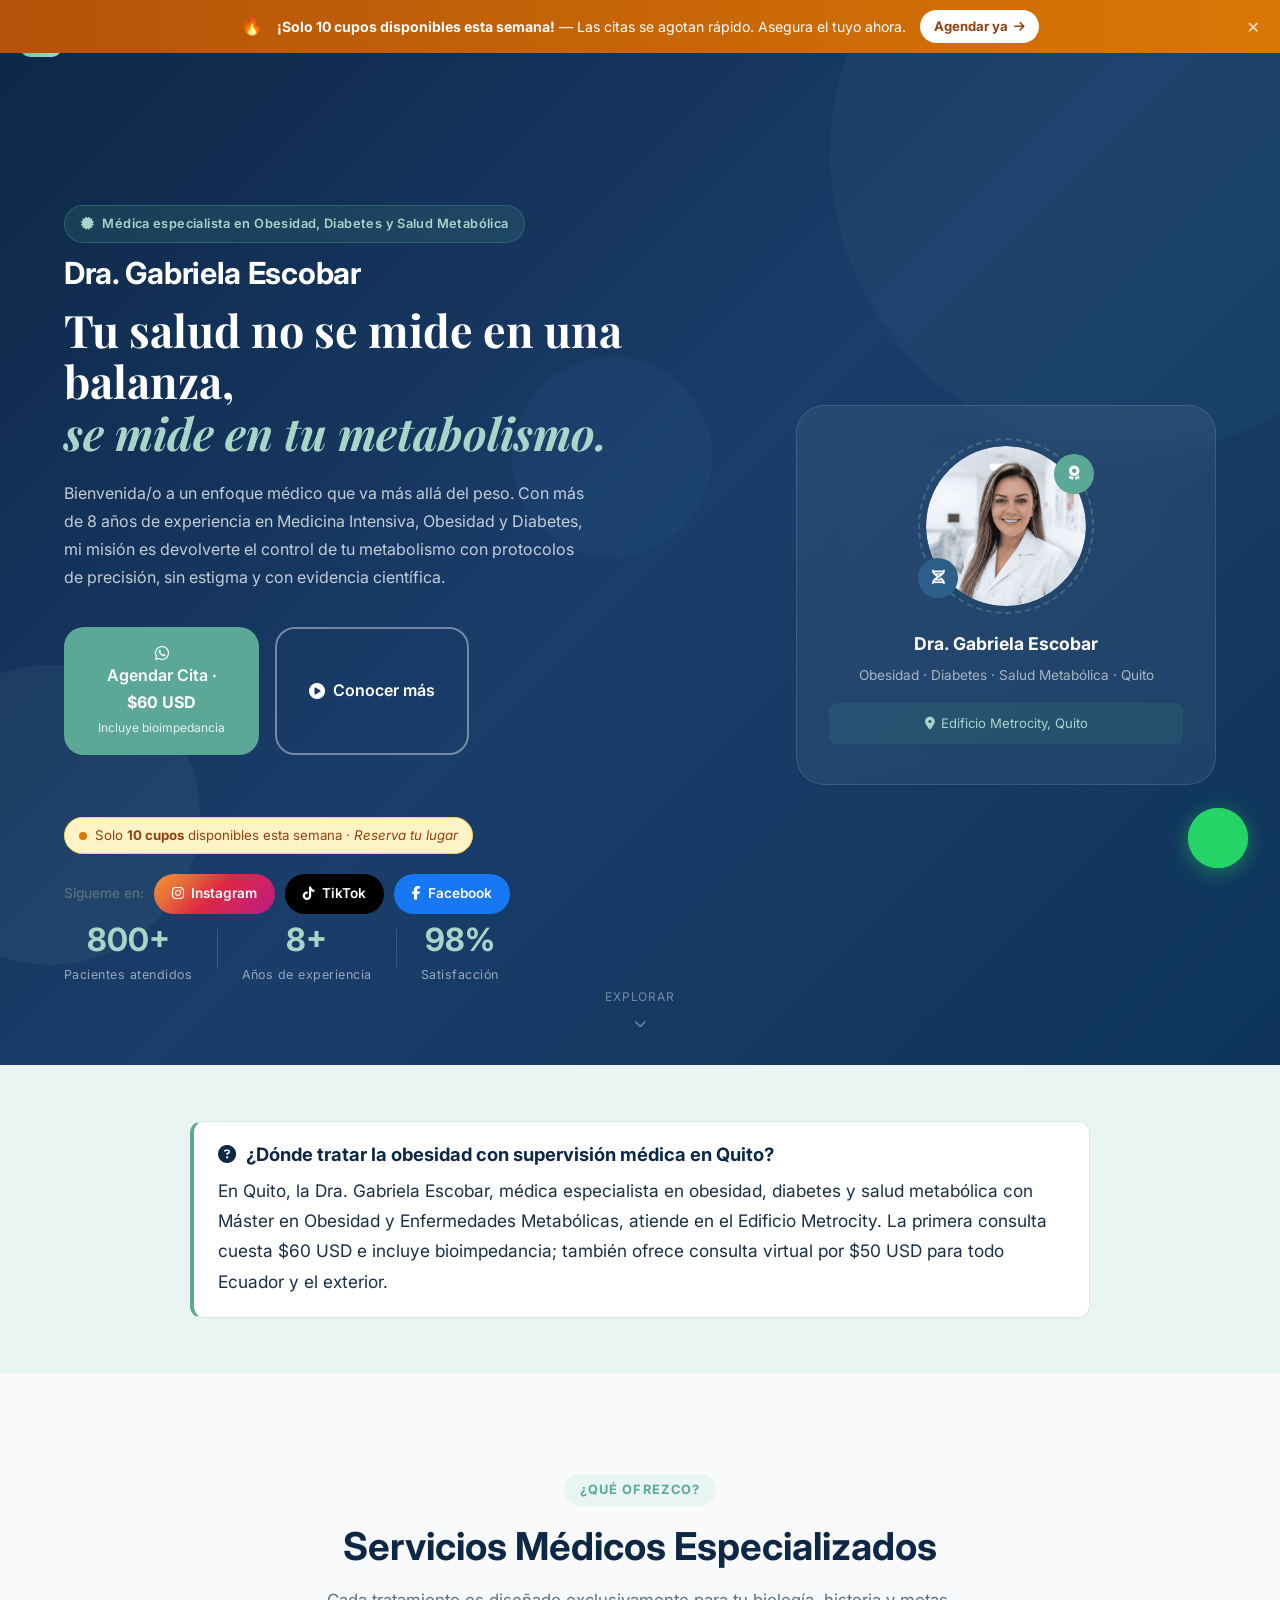
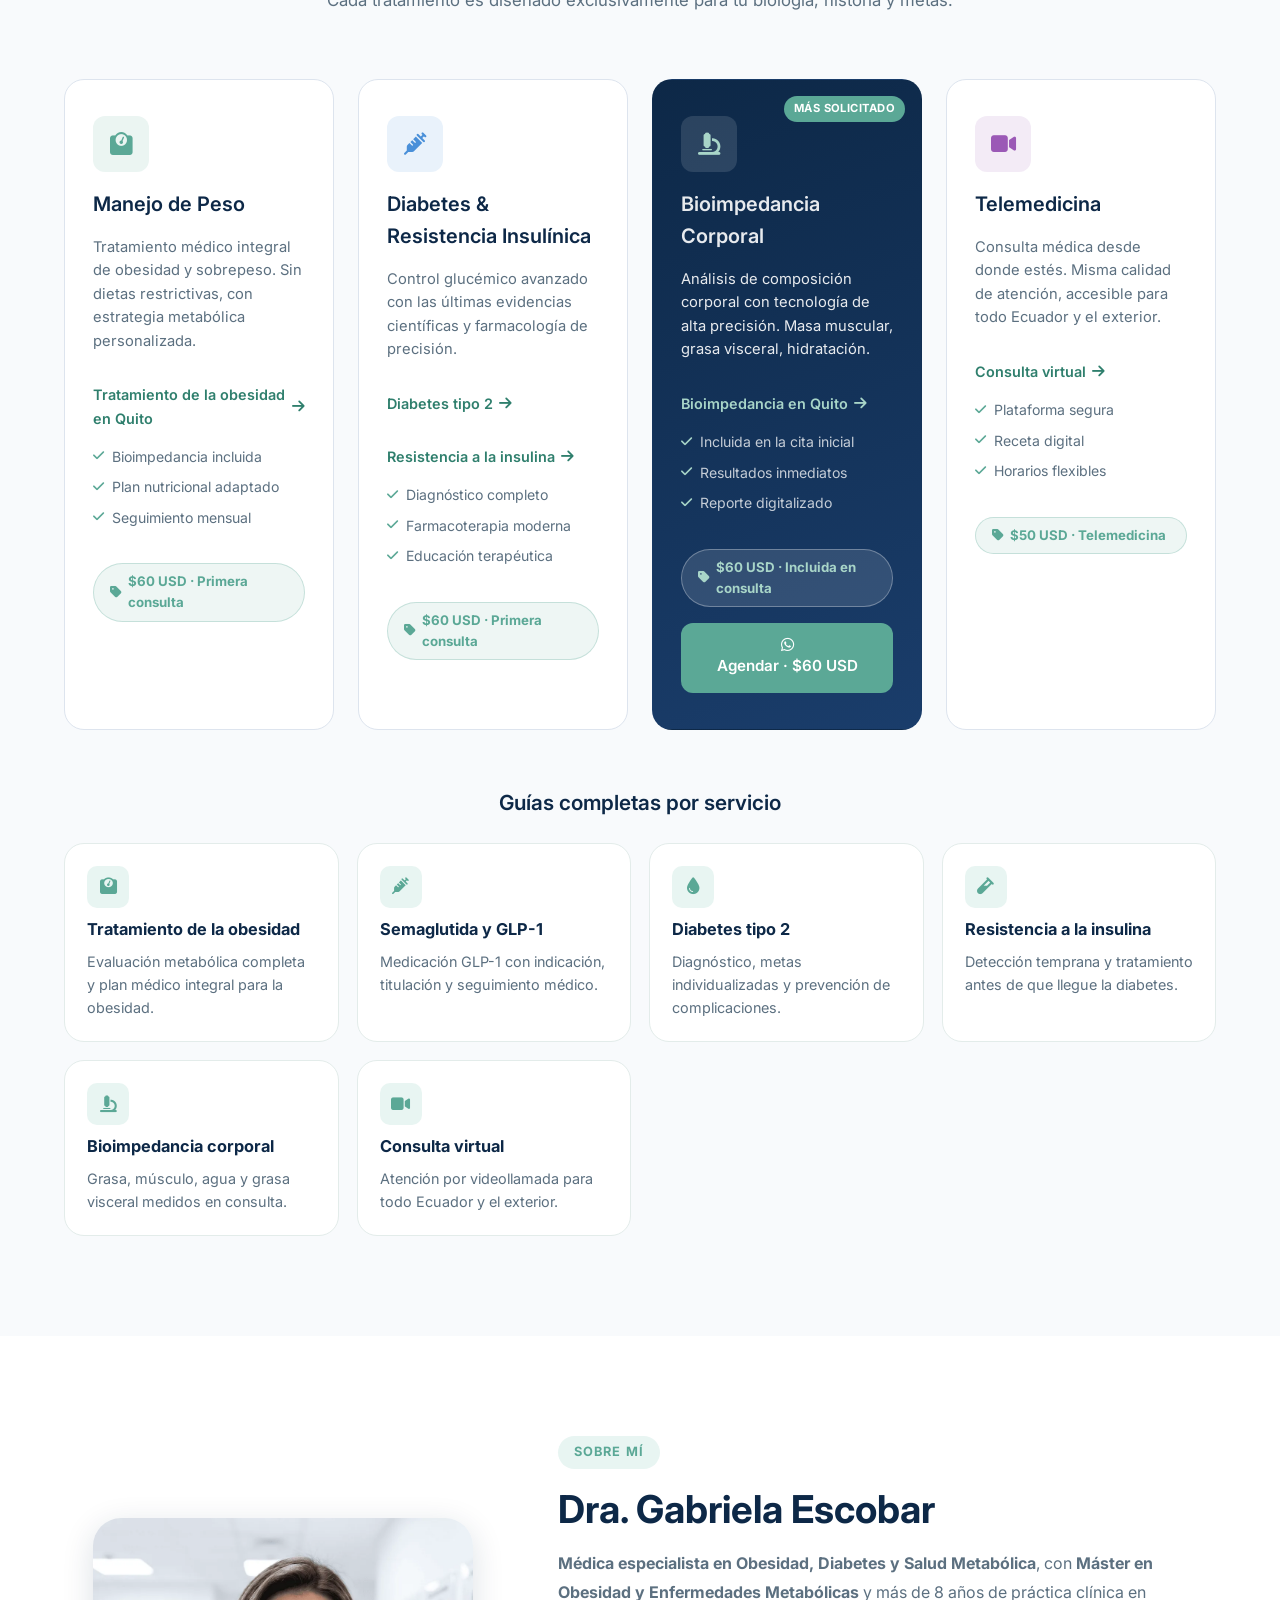
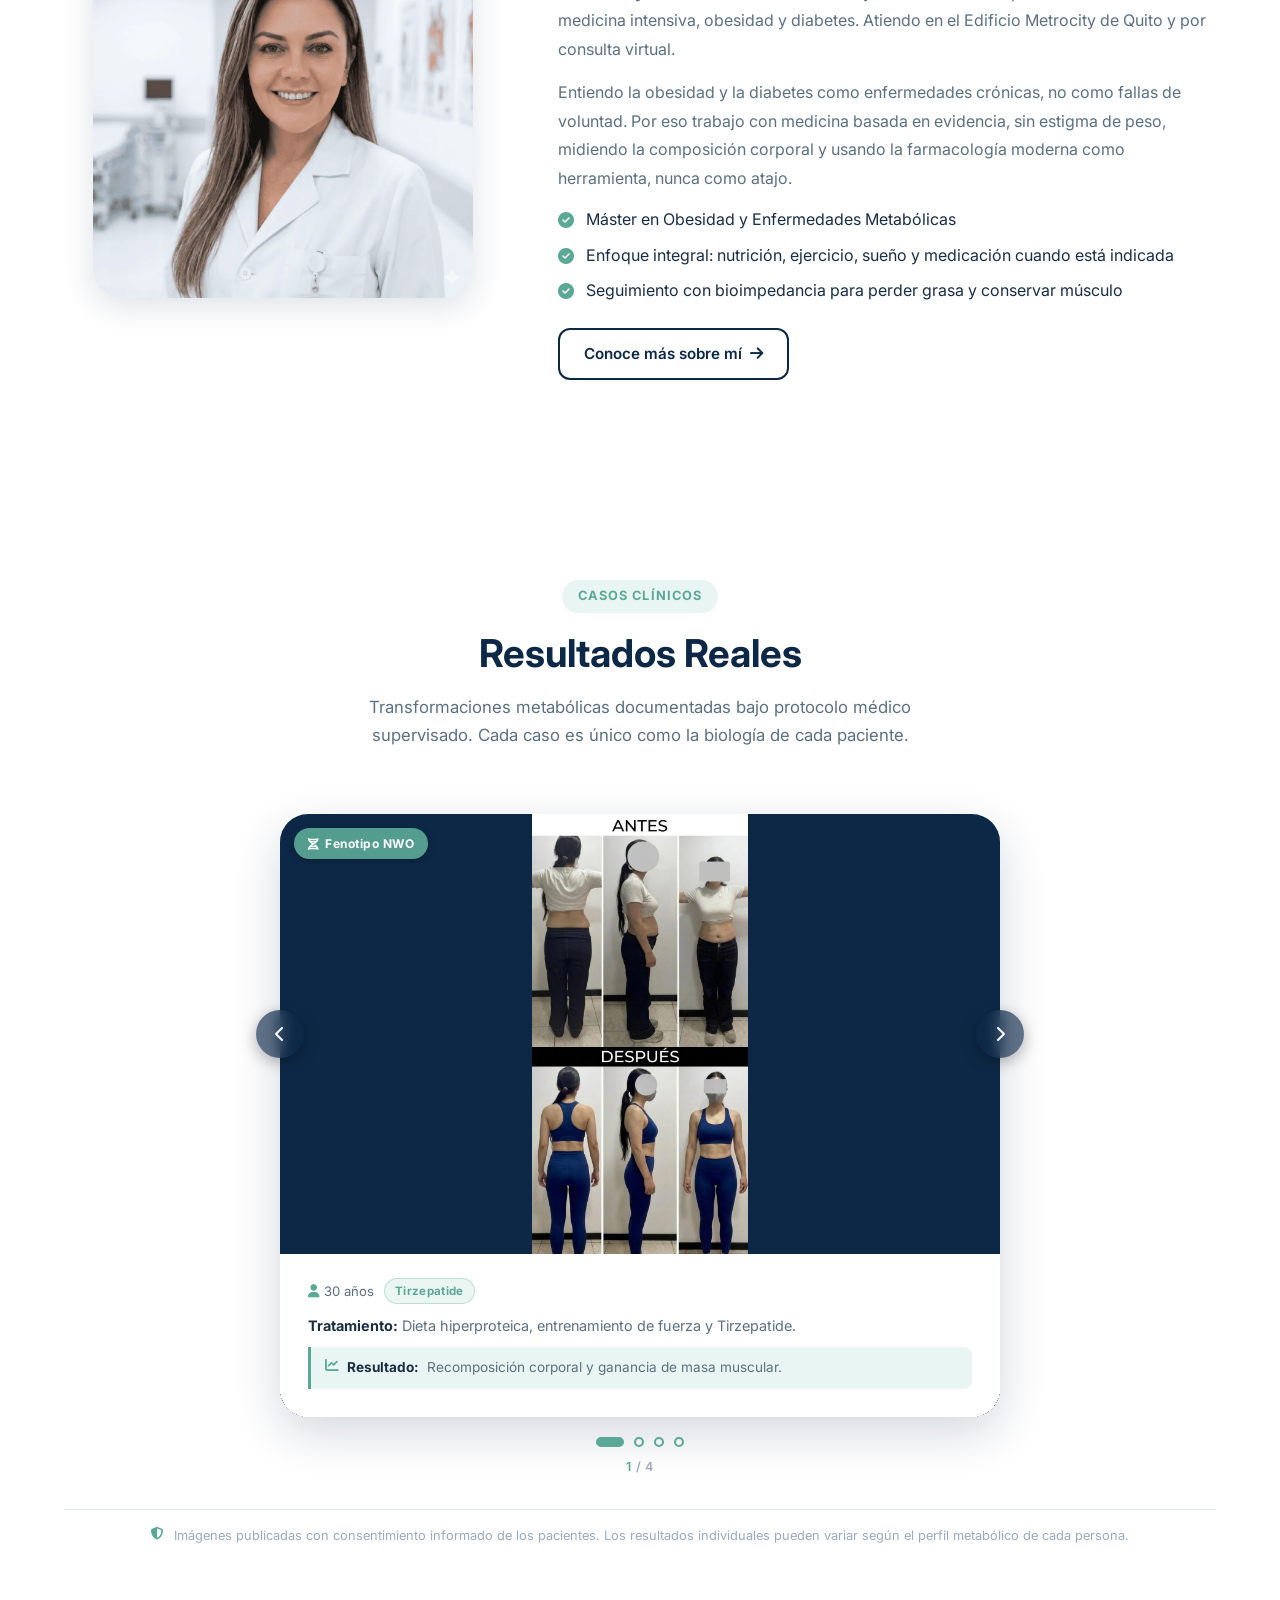
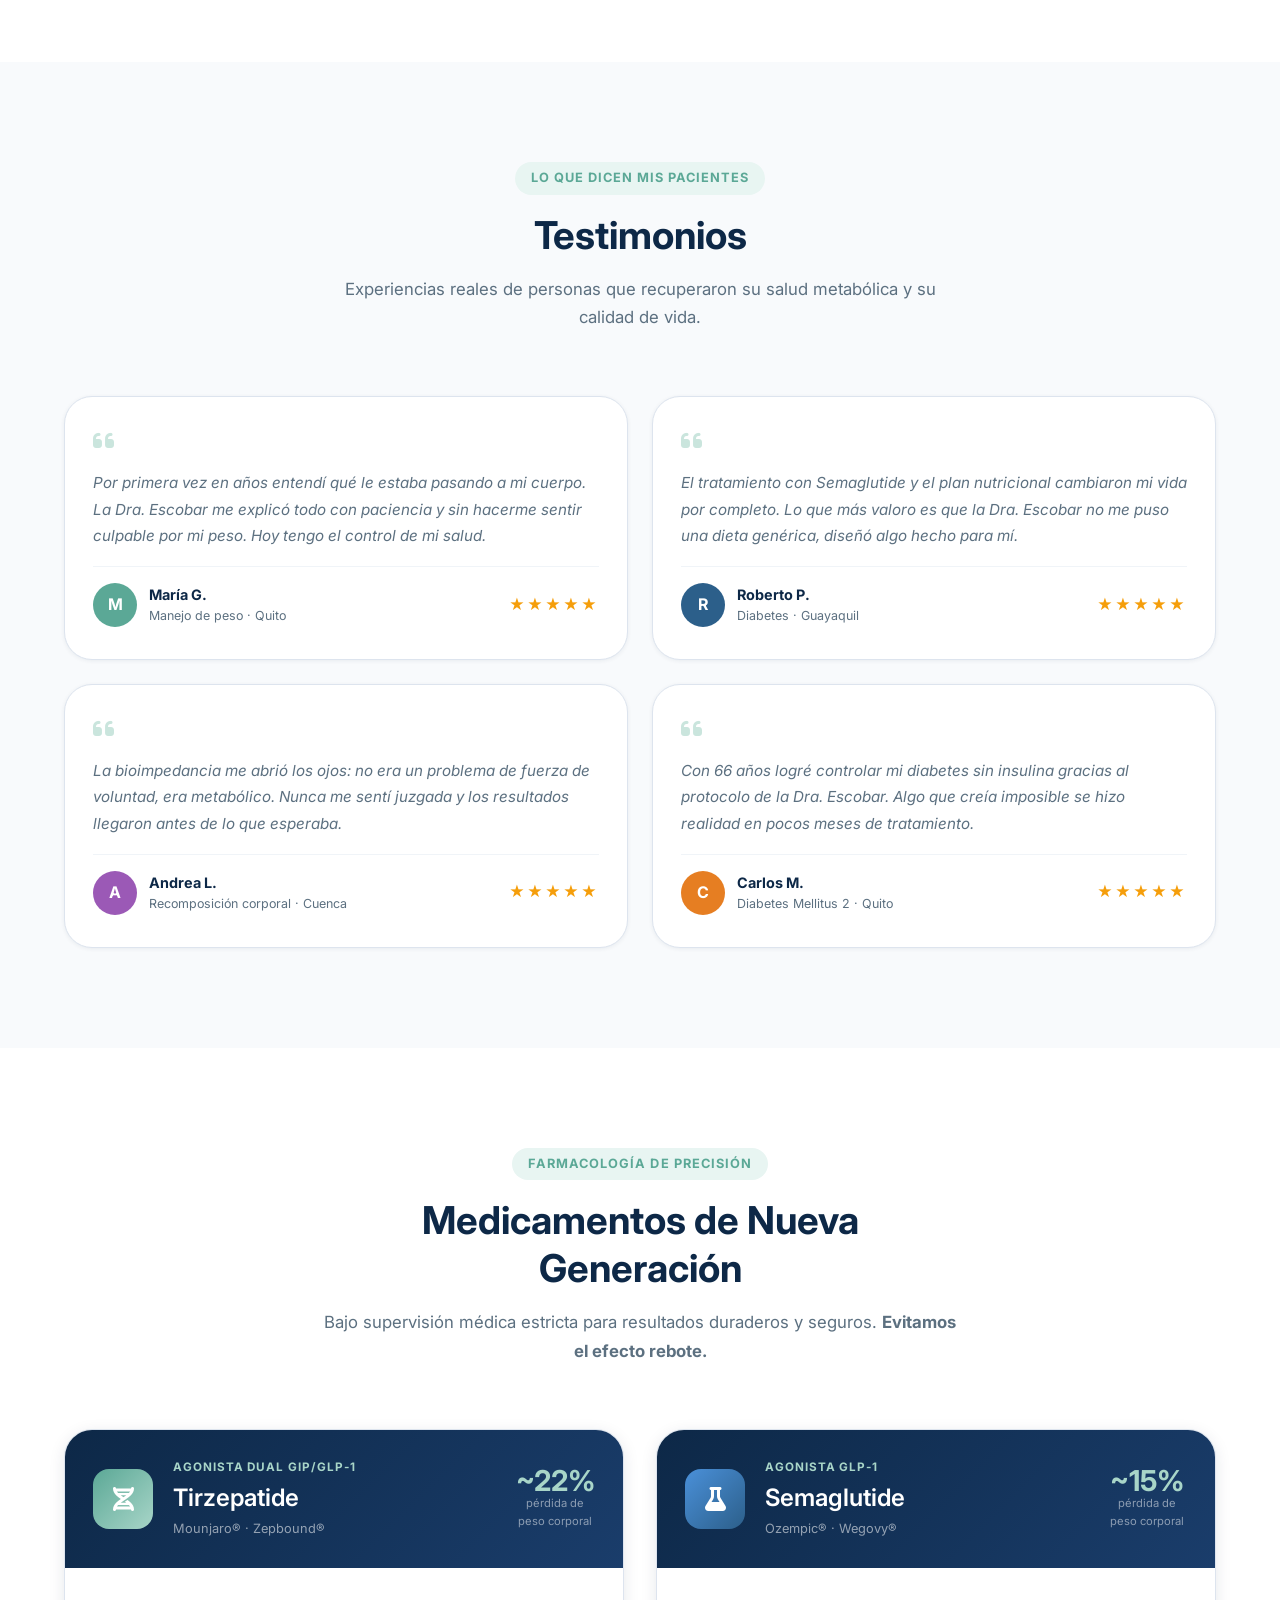
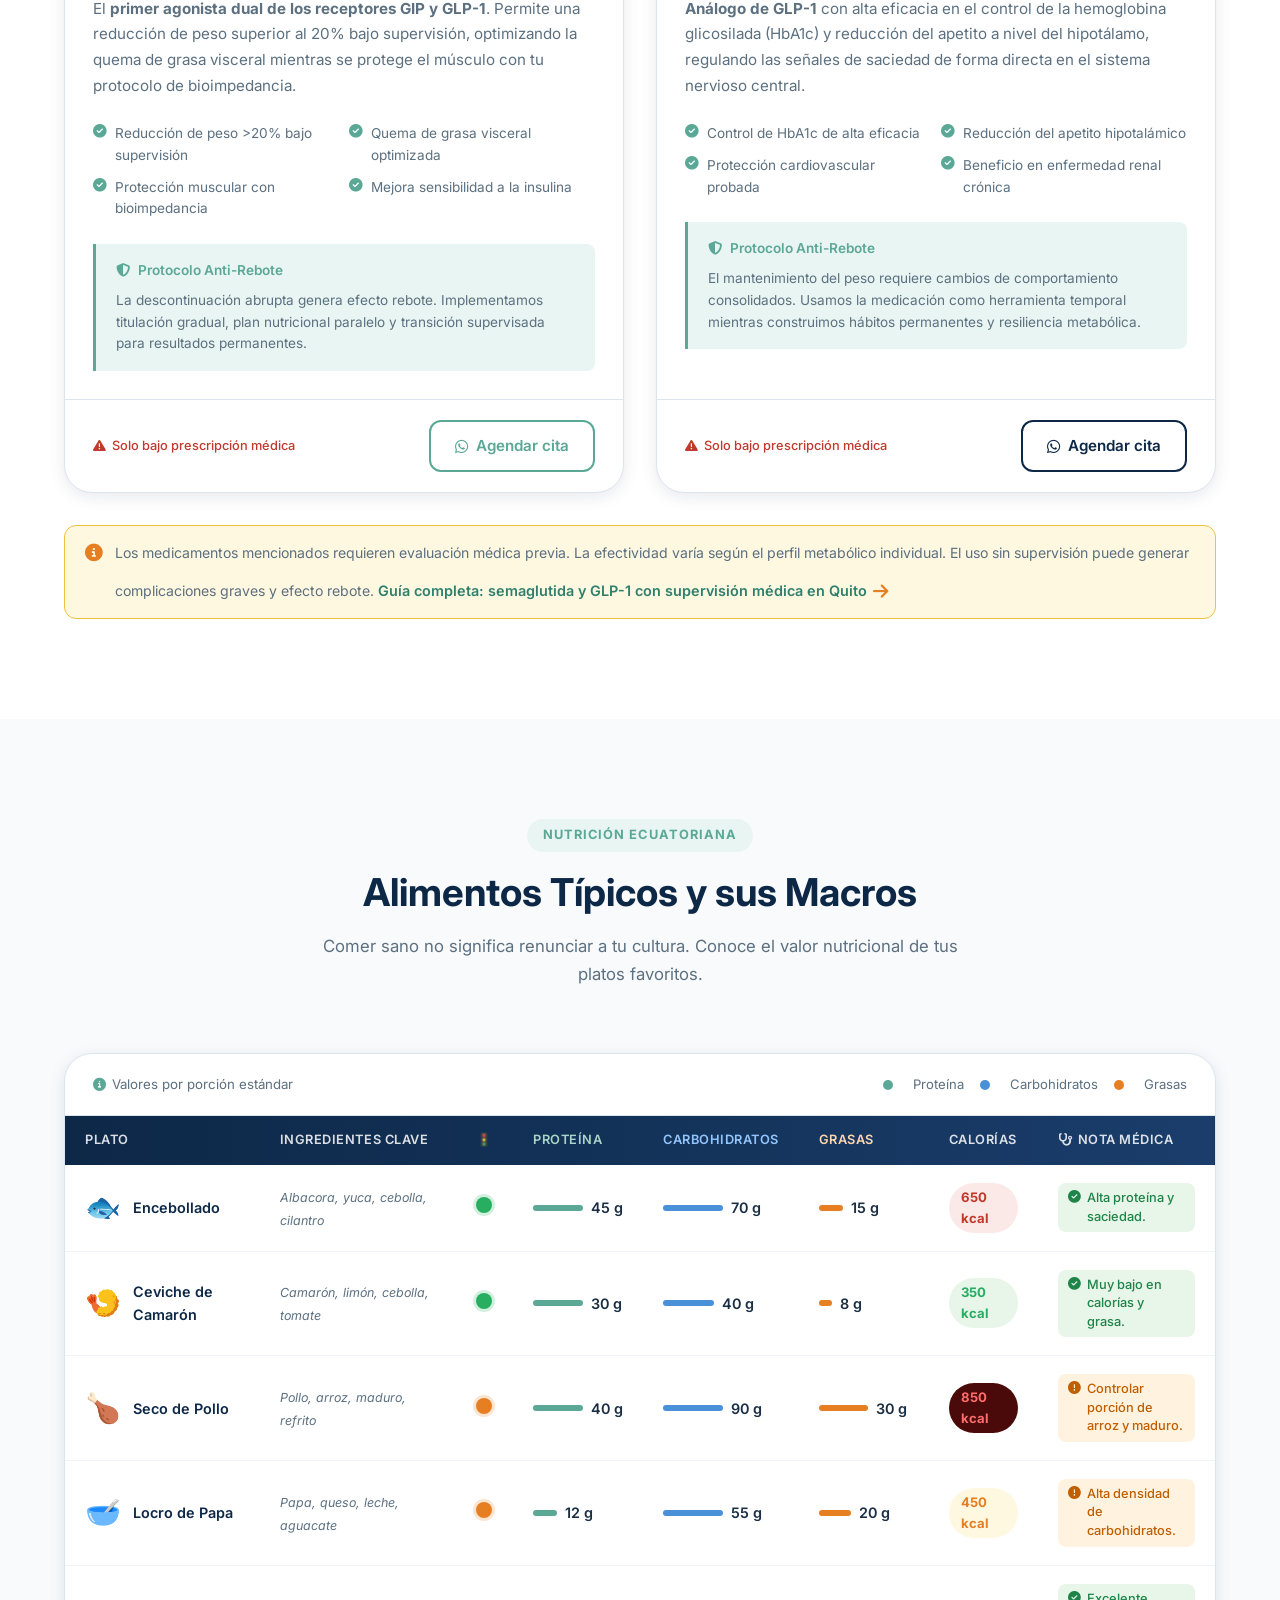
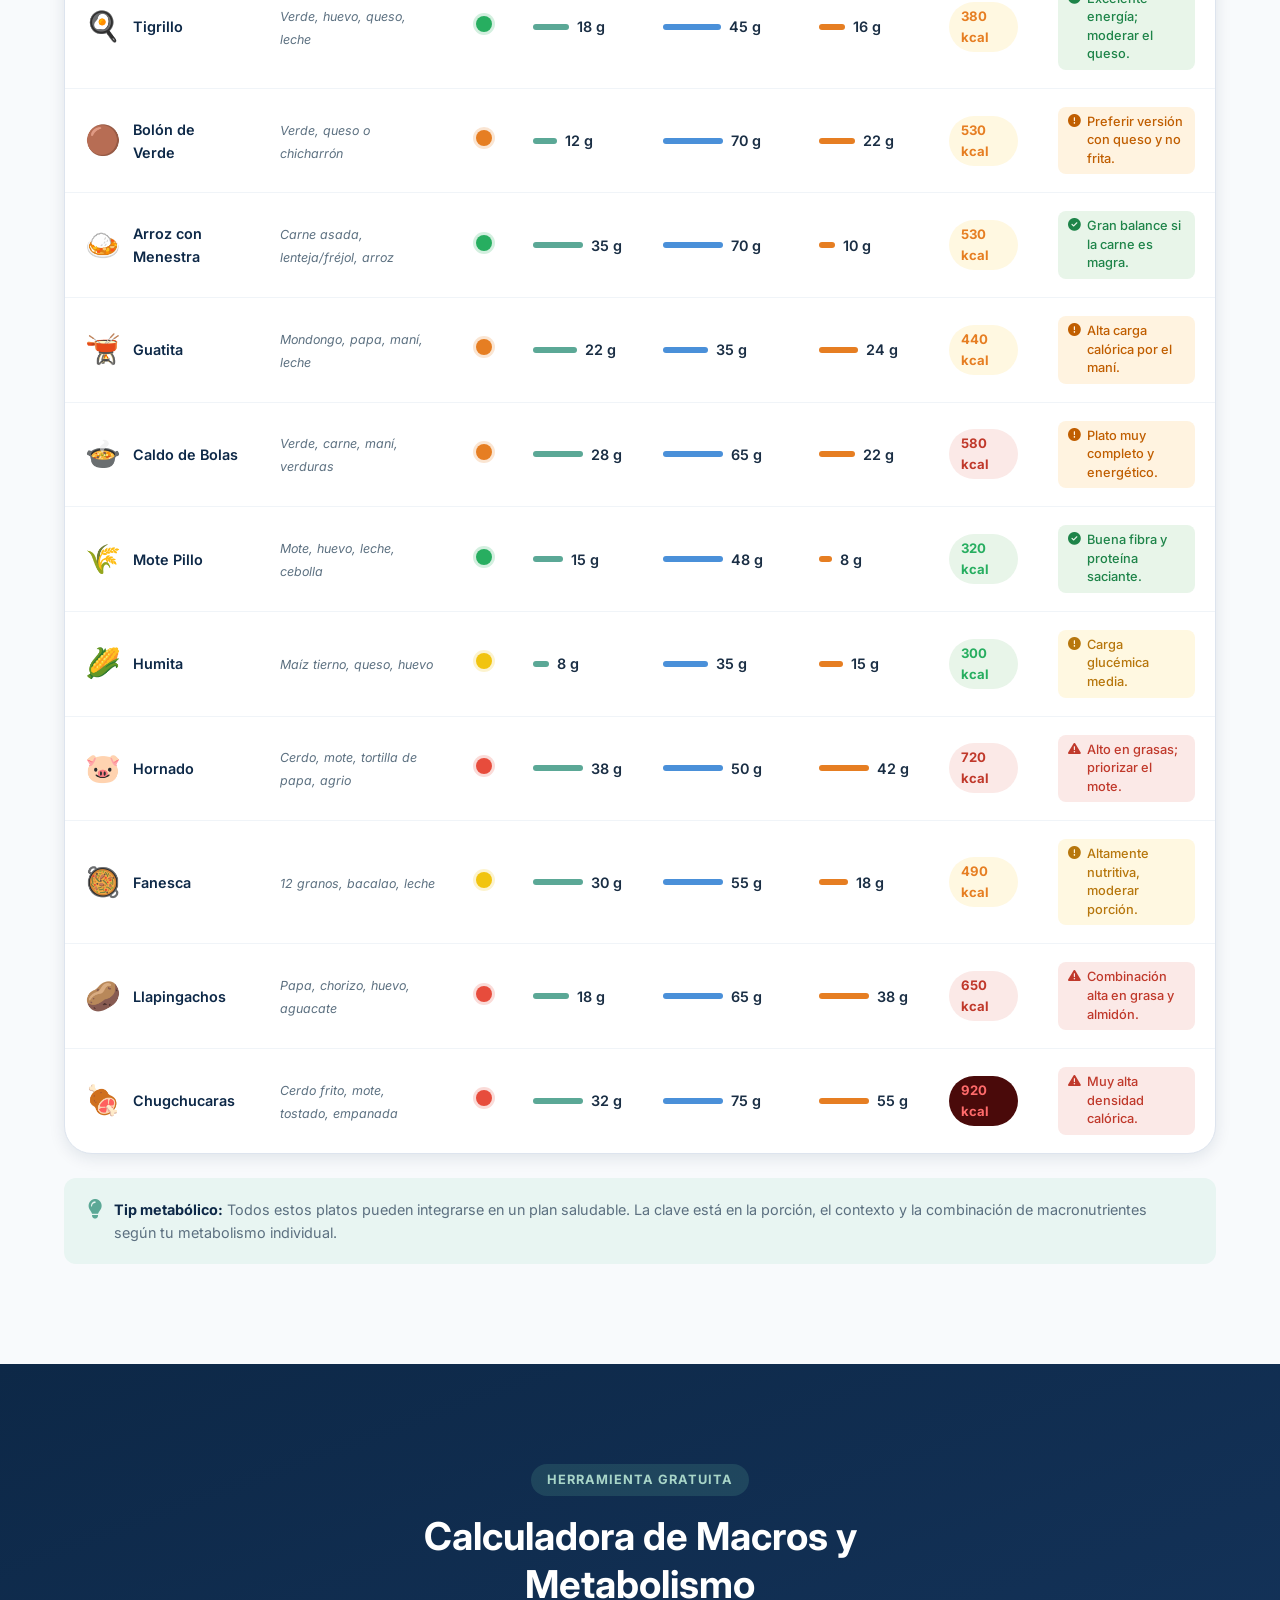
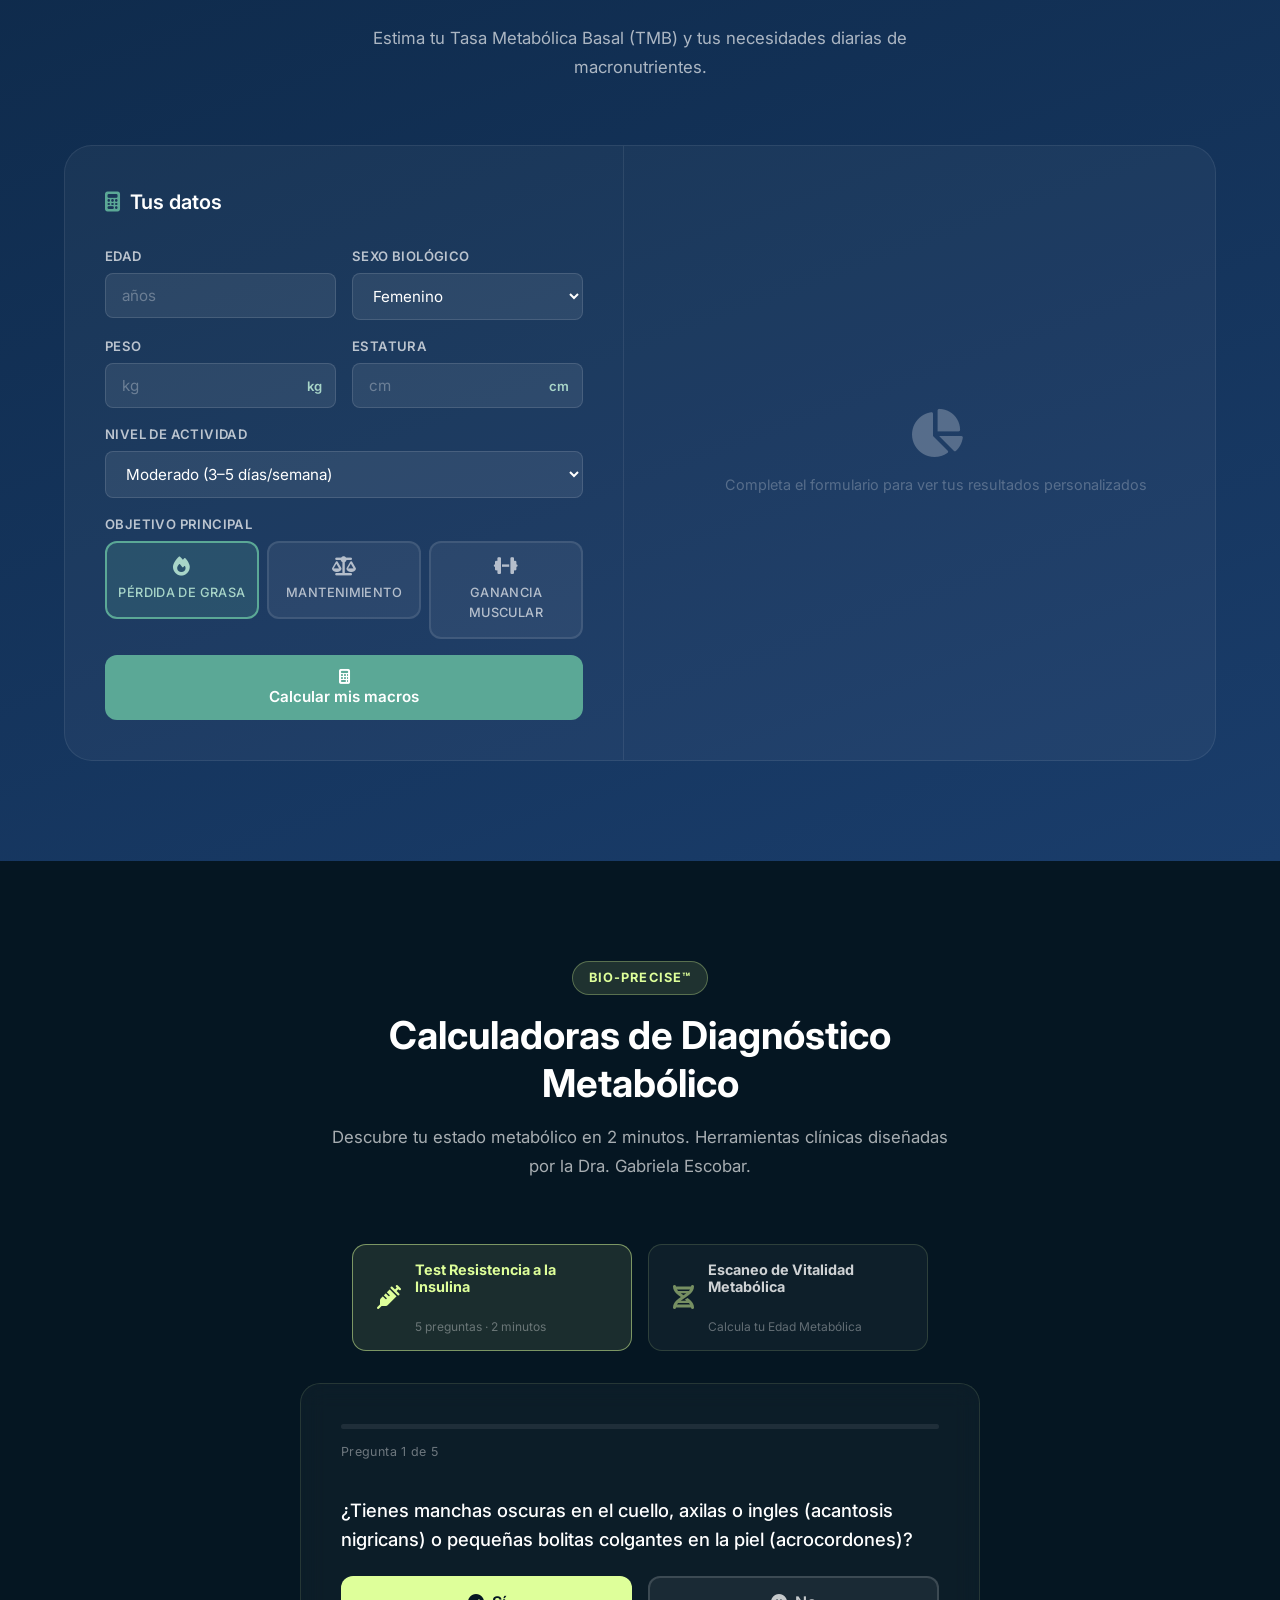
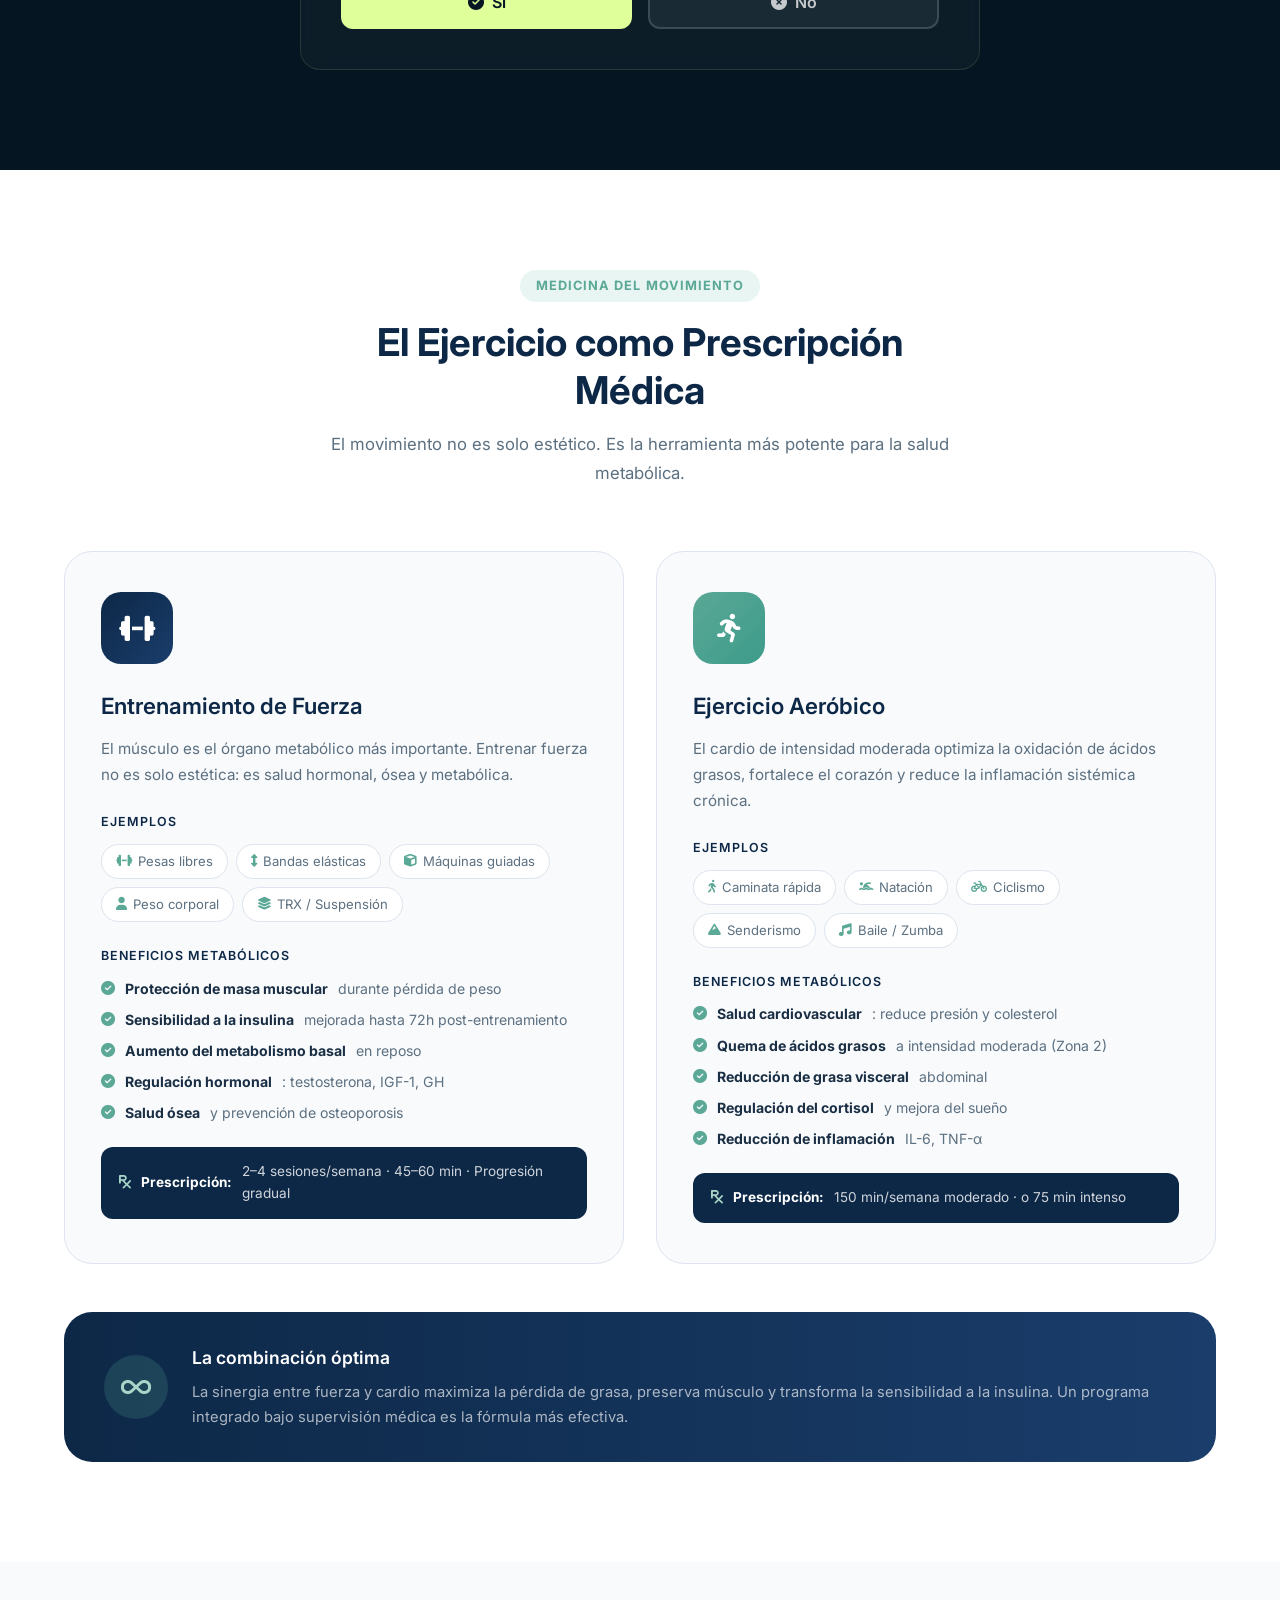
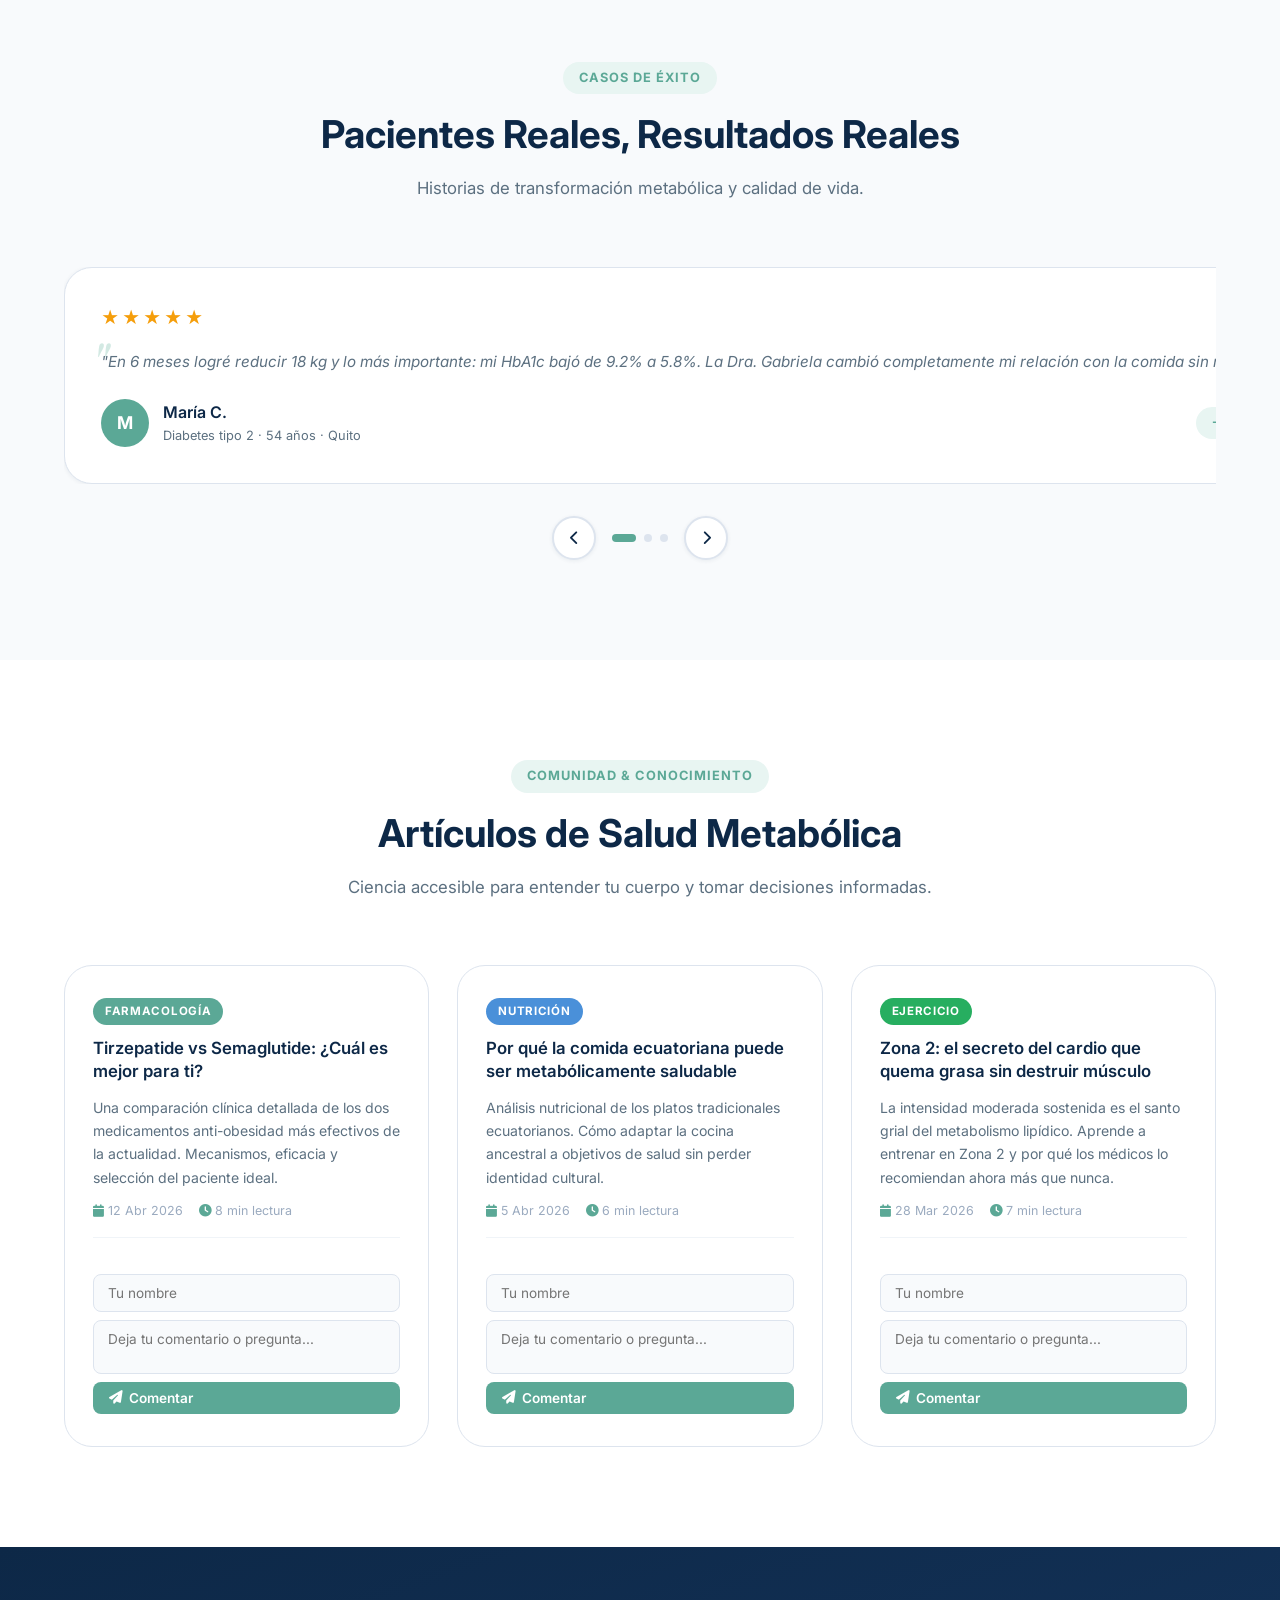
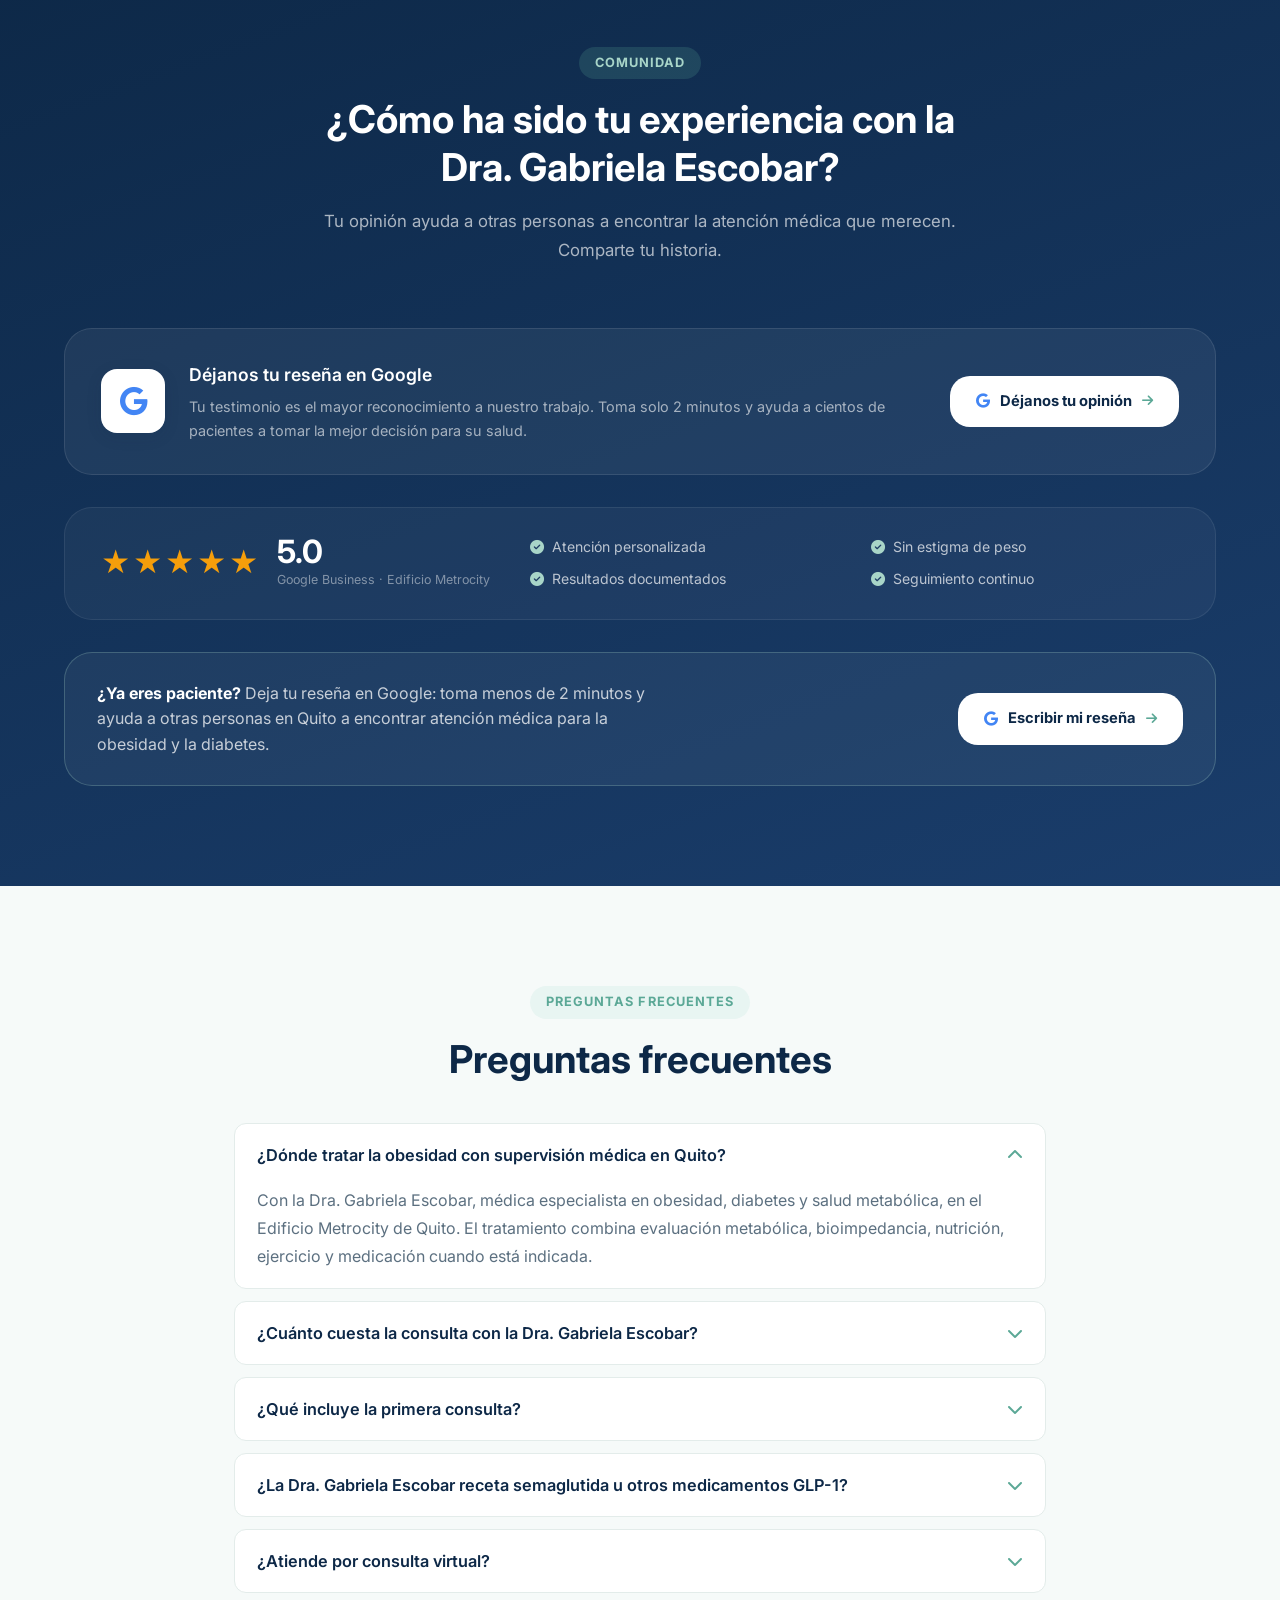
<file: index.html>
<!DOCTYPE html>
<html lang="es-EC">
<head>
  <meta charset="UTF-8" />
  <meta name="viewport" content="width=device-width, initial-scale=1.0" />
  <title>Dra. Gabriela Escobar · Especialista en Obesidad y Diabetes en Quito</title>
  <meta name="description" content="Médica especialista en obesidad, diabetes y salud metabólica en Quito (Edificio Metrocity). Consulta con bioimpedancia $60 USD y consulta virtual $50 USD." />
  <link rel="canonical" href="https://dragabrielaescobar.com/" />
  <meta name="robots" content="index, follow, max-image-preview:large, max-snippet:-1" />
  <meta name="author" content="Dra. Gabriela Escobar" />
  <meta name="theme-color" content="#0D2847" />
  <meta name="geo.region" content="EC-P" />
  <meta name="geo.placename" content="Quito" />
  <meta name="geo.position" content="-0.1846;-78.5036" />
  <meta name="ICBM" content="-0.1846, -78.5036" />
  <meta property="og:type" content="website" />
  <meta property="og:locale" content="es_EC" />
  <meta property="og:site_name" content="Dra. Gabriela Escobar" />
  <meta property="og:title" content="Dra. Gabriela Escobar · Especialista en Obesidad y Diabetes en Quito" />
  <meta property="og:description" content="Médica especialista en obesidad, diabetes y salud metabólica en Quito (Edificio Metrocity). Consulta con bioimpedancia $60 USD y consulta virtual $50 USD." />
  <meta property="og:url" content="https://dragabrielaescobar.com/" />
  <meta property="og:image" content="https://dragabrielaescobar.com/assets/img/dra-gabriela-escobar.jpg" />
  <meta property="og:image:width" content="1024" />
  <meta property="og:image:height" content="1024" />
  <meta property="og:image:alt" content="Dra. Gabriela Escobar, especialista en obesidad y diabetes en Quito" />
  <meta name="twitter:card" content="summary_large_image" />
  <meta name="twitter:title" content="Dra. Gabriela Escobar · Especialista en Obesidad y Diabetes en Quito" />
  <meta name="twitter:description" content="Médica especialista en obesidad, diabetes y salud metabólica en Quito (Edificio Metrocity). Consulta con bioimpedancia $60 USD y consulta virtual $50 USD." />
  <meta name="twitter:image" content="https://dragabrielaescobar.com/assets/img/dra-gabriela-escobar.jpg" />
  <link rel="alternate" type="text/plain" title="llms.txt" href="/llms.txt" />
  <link rel="preconnect" href="https://fonts.googleapis.com" />
  <link rel="preconnect" href="https://fonts.gstatic.com" crossorigin />
  <link href="https://fonts.googleapis.com/css2?family=Inter:wght@300;400;500;600;700&family=Playfair+Display:ital,wght@0,500;1,400&display=swap" rel="stylesheet" />
  <link rel="stylesheet" href="https://cdnjs.cloudflare.com/ajax/libs/font-awesome/6.5.0/css/all.min.css" />
  <!-- TODO (E-E-A-T): completar en el nodo "#dra" del JSON-LD cuando se tengan los datos reales:
       - "identifier": {"@type":"PropertyValue","propertyID":"Registro profesional ACESS","value":"<NÚMERO>"}
       - "alumniOf": [{"@type":"CollegeOrUniversity","name":"<UNIVERSIDAD DEL TÍTULO DE MEDICINA>"}]
       - recognizedBy del máster: {"@type":"CollegeOrUniversity","name":"<UNIVERSIDAD DEL MÁSTER>"}
       - "memberOf": [{"@type":"MedicalOrganization","name":"<SOCIEDAD / ASOCIACIÓN>"}] -->
  <!-- PENDIENTE (reseñas): aggregateRating se deja DESACTIVADO a propósito. Enlace de reseñas: https://g.page/r/CRtSFnWoXdwcEBM/review
       Para activarlo, añadir al nodo "#consultorio" del JSON-LD (solo con datos reales y verificables de Google, nunca inventados):
       "aggregateRating": {"@type": "AggregateRating", "ratingValue": "X.X", "reviewCount": "N", "bestRating": "5"}
       Nota: Google no muestra estrellas para reseñas "propias" de LocalBusiness, pero el dato sigue siendo útil para IA. -->
  <script type="application/ld+json">
{
  "@context": "https://schema.org",
  "@graph": [
    {
      "@type": "WebSite",
      "@id": "https://dragabrielaescobar.com/#website",
      "url": "https://dragabrielaescobar.com/",
      "name": "Dra. Gabriela Escobar",
      "inLanguage": "es-EC",
      "publisher": {
        "@id": "https://dragabrielaescobar.com/#consultorio"
      }
    },
    {
      "@type": [
        "Physician",
        "MedicalClinic"
      ],
      "@id": "https://dragabrielaescobar.com/#consultorio",
      "name": "Dra. Gabriela Escobar",
      "alternateName": "Dra. Gabriela Escobar · Obesidad, Diabetes y Salud Metabólica",
      "description": "Consultorio de la Dra. Gabriela Escobar, médica especialista en obesidad, diabetes y salud metabólica en el Edificio Metrocity de Quito, Ecuador. Consulta presencial con bioimpedancia y consulta virtual para Ecuador y el exterior.",
      "url": "https://dragabrielaescobar.com/",
      "image": "https://dragabrielaescobar.com/assets/img/dra-gabriela-escobar.jpg",
      "logo": "https://dragabrielaescobar.com/assets/img/dra-gabriela-escobar.jpg",
      "telephone": "+593998944730",
      "email": "doctoragabrielaescobar@gmail.com",
      "priceRange": "$50–$60 USD",
      "currenciesAccepted": "USD",
      "isAcceptingNewPatients": true,
      "medicalSpecialty": [
        "https://schema.org/Endocrine",
        "https://schema.org/DietNutrition"
      ],
      "address": {
        "@type": "PostalAddress",
        "streetAddress": "Edificio Metrocity",
        "addressLocality": "Quito",
        "addressRegion": "Pichincha",
        "addressCountry": "EC"
      },
      "geo": {
        "@type": "GeoCoordinates",
        "latitude": -0.1846,
        "longitude": -78.5036
      },
      "hasMap": "https://www.google.com/maps/search/?api=1&query=Edificio+Metrocity+Quito+Ecuador",
      "openingHours": "Mo-Fr 09:00-18:00",
      "openingHoursSpecification": [
        {
          "@type": "OpeningHoursSpecification",
          "dayOfWeek": [
            "Monday",
            "Tuesday",
            "Wednesday",
            "Thursday",
            "Friday"
          ],
          "opens": "09:00",
          "closes": "18:00"
        }
      ],
      "areaServed": [
        {
          "@type": "City",
          "name": "Quito"
        },
        {
          "@type": "Country",
          "name": "Ecuador"
        }
      ],
      "founder": {
        "@id": "https://dragabrielaescobar.com/#dra"
      },
      "employee": {
        "@id": "https://dragabrielaescobar.com/#dra"
      },
      "availableService": [
        {
          "@type": "MedicalTherapy",
          "name": "Tratamiento médico de la obesidad",
          "url": "https://dragabrielaescobar.com/tratamiento-obesidad-quito/"
        },
        {
          "@type": "MedicalTherapy",
          "name": "Tratamiento con semaglutida y agonistas GLP-1 bajo supervisión médica",
          "url": "https://dragabrielaescobar.com/semaglutida-glp1-quito/"
        },
        {
          "@type": "MedicalTherapy",
          "name": "Manejo de diabetes tipo 2 y prediabetes",
          "url": "https://dragabrielaescobar.com/diabetes-tipo-2-quito/"
        },
        {
          "@type": "MedicalTherapy",
          "name": "Diagnóstico y tratamiento de la resistencia a la insulina",
          "url": "https://dragabrielaescobar.com/resistencia-insulina-quito/"
        },
        {
          "@type": "DiagnosticProcedure",
          "name": "Bioimpedancia y análisis de composición corporal",
          "url": "https://dragabrielaescobar.com/bioimpedancia-quito/"
        },
        {
          "@type": "MedicalTherapy",
          "name": "Consulta virtual de obesidad y metabolismo",
          "url": "https://dragabrielaescobar.com/consulta-virtual-obesidad/"
        }
      ],
      "makesOffer": [
        {
          "@type": "Offer",
          "name": "Primera consulta presencial con bioimpedancia",
          "price": "60",
          "priceCurrency": "USD"
        },
        {
          "@type": "Offer",
          "name": "Consulta virtual (telemedicina)",
          "price": "50",
          "priceCurrency": "USD"
        }
      ],
      "sameAs": [
        "https://www.instagram.com/dra.gabriela.escobar/",
        "https://www.tiktok.com/@dra.gabriela.escobar",
        "https://www.facebook.com/profile.php?id=61577849005221"
      ],
      "potentialAction": {
        "@type": "ReviewAction",
        "name": "Dejar una reseña en Google",
        "target": "https://g.page/r/CRtSFnWoXdwcEBM/review"
      }
    },
    {
      "@type": "Person",
      "@id": "https://dragabrielaescobar.com/#dra",
      "name": "Gabriela Escobar",
      "honorificPrefix": "Dra.",
      "jobTitle": "Médica especialista en Obesidad, Diabetes y Salud Metabólica",
      "description": "Médica especialista en obesidad, diabetes y salud metabólica en Quito, Ecuador, con Máster en Obesidad y Enfermedades Metabólicas.",
      "image": "https://dragabrielaescobar.com/assets/img/dra-gabriela-escobar.jpg",
      "url": "https://dragabrielaescobar.com/sobre-mi/",
      "email": "doctoragabrielaescobar@gmail.com",
      "telephone": "+593998944730",
      "worksFor": {
        "@id": "https://dragabrielaescobar.com/#consultorio"
      },
      "hasCredential": {
        "@type": "EducationalOccupationalCredential",
        "credentialCategory": "degree",
        "educationalLevel": "Máster",
        "name": "Máster en Obesidad y Enfermedades Metabólicas"
      },
      "knowsAbout": [
        "Obesidad",
        "Diabetes mellitus tipo 2",
        "Prediabetes",
        "Resistencia a la insulina",
        "Salud metabólica",
        "Agonistas del receptor GLP-1",
        "Semaglutida",
        "Tirzepatida",
        "Bioimpedancia y composición corporal",
        "Nutrición clínica",
        "Ejercicio terapéutico"
      ],
      "knowsLanguage": "es",
      "sameAs": [
        "https://www.instagram.com/dra.gabriela.escobar/",
        "https://www.tiktok.com/@dra.gabriela.escobar",
        "https://www.facebook.com/profile.php?id=61577849005221"
      ]
    },
    {
      "@type": "MedicalWebPage",
      "@id": "https://dragabrielaescobar.com/#webpage",
      "url": "https://dragabrielaescobar.com/",
      "name": "Dra. Gabriela Escobar · Especialista en Obesidad y Diabetes en Quito",
      "description": "Médica especialista en obesidad, diabetes y salud metabólica en Quito (Edificio Metrocity). Consulta con bioimpedancia $60 USD y consulta virtual $50 USD.",
      "inLanguage": "es-EC",
      "isPartOf": {
        "@id": "https://dragabrielaescobar.com/#website"
      },
      "primaryImageOfPage": {
        "@type": "ImageObject",
        "url": "https://dragabrielaescobar.com/assets/img/dra-gabriela-escobar.jpg"
      },
      "author": {
        "@id": "https://dragabrielaescobar.com/#dra"
      },
      "publisher": {
        "@id": "https://dragabrielaescobar.com/#consultorio"
      },
      "dateModified": "2026-09-21",
      "lastReviewed": "2026-09-21",
      "reviewedBy": {
        "@id": "https://dragabrielaescobar.com/#dra"
      },
      "speakable": {
        "@type": "SpeakableSpecification",
        "cssSelector": [
          ".direct-answer"
        ]
      },
      "about": [
        {
          "@type": "MedicalCondition",
          "name": "Obesidad"
        },
        {
          "@type": "MedicalCondition",
          "name": "Diabetes mellitus tipo 2"
        },
        {
          "@type": "MedicalCondition",
          "name": "Resistencia a la insulina"
        }
      ],
      "mainEntity": {
        "@id": "https://dragabrielaescobar.com/#consultorio"
      }
    },
    {
      "@type": "FAQPage",
      "@id": "https://dragabrielaescobar.com/#faq",
      "isPartOf": {
        "@id": "https://dragabrielaescobar.com/#webpage"
      },
      "mainEntity": [
        {
          "@type": "Question",
          "name": "¿Dónde tratar la obesidad con supervisión médica en Quito?",
          "acceptedAnswer": {
            "@type": "Answer",
            "text": "Con la Dra. Gabriela Escobar, médica especialista en obesidad, diabetes y salud metabólica, en el Edificio Metrocity de Quito. El tratamiento combina evaluación metabólica, bioimpedancia, nutrición, ejercicio y medicación cuando está indicada."
          }
        },
        {
          "@type": "Question",
          "name": "¿Cuánto cuesta la consulta con la Dra. Gabriela Escobar?",
          "acceptedAnswer": {
            "@type": "Answer",
            "text": "La primera consulta presencial cuesta $60 USD e incluye la evaluación clínica y la bioimpedancia. La consulta virtual cuesta $50 USD."
          }
        },
        {
          "@type": "Question",
          "name": "¿Qué incluye la primera consulta?",
          "acceptedAnswer": {
            "@type": "Answer",
            "text": "Historia clínica completa, examen físico con presión arterial y circunferencia de cintura, bioimpedancia (grasa, músculo, agua y grasa visceral), revisión de exámenes y un plan de tratamiento personalizado."
          }
        },
        {
          "@type": "Question",
          "name": "¿La Dra. Gabriela Escobar receta semaglutida u otros medicamentos GLP-1?",
          "acceptedAnswer": {
            "@type": "Answer",
            "text": "Sí, cuando están indicados después de una evaluación médica, en adultos con IMC ≥ 30 o ≥ 27 con enfermedades asociadas, y siempre con dosis progresiva, seguimiento y un plan para evitar el efecto rebote."
          }
        },
        {
          "@type": "Question",
          "name": "¿Atiende por consulta virtual?",
          "acceptedAnswer": {
            "@type": "Answer",
            "text": "Sí. La consulta virtual está disponible para pacientes en todo Ecuador y en el exterior, con un valor de $50 USD, receta digital cuando corresponde y seguimiento."
          }
        },
        {
          "@type": "Question",
          "name": "¿Cuál es el horario de atención y cómo se agenda?",
          "acceptedAnswer": {
            "@type": "Answer",
            "text": "De lunes a viernes, de 9:00 a 18:00. Las citas se agendan por WhatsApp al +593 99 894 4730 o con el formulario de contacto de esta página."
          }
        }
      ]
    }
  ]
}
  </script>
  <link rel="preload" as="image" href="/assets/img/dra-gabriela-escobar.webp" type="image/webp" />
  <link rel="stylesheet" href="/styles.css" />
  <!-- Meta Pixel -->
  <script>
  !function(f,b,e,v,n,t,s)
  {if(f.fbq)return;n=f.fbq=function(){n.callMethod?
  n.callMethod.apply(n,arguments):n.queue.push(arguments)};
  if(!f._fbq)f._fbq=n;n.push=n;n.loaded=!0;n.version='2.0';
  n.queue=[];t=b.createElement(e);t.async=!0;
  t.src=v;s=b.getElementsByTagName(e)[0];
  s.parentNode.insertBefore(t,s)}(window, document,'script',
  'https://connect.facebook.net/en_US/fbevents.js');
  fbq('init', '27390624731202');
  fbq('track', 'PageView');
  </script>
  <noscript>
    <img height="1" width="1" style="display:none"
    alt="" src="https://www.facebook.com/tr?id=27390624731202&ev=PageView&noscript=1"/>
  </noscript>
  <!-- Fin Meta Pixel -->
</head>
<body>

<!-- ═══════════════ BARRA DE ESCASEZ ═══════════════ -->
<div class="scarcity-bar" id="scarcityBar">
  <div class="scarcity-bar-inner">
    <span class="scarcity-icon">🔥</span>
    <span class="scarcity-text"><strong>¡Solo 10 cupos disponibles esta semana!</strong> — Las citas se agotan rápido. Asegura el tuyo ahora.</span>
    <a href="https://wa.me/593998944730?text=Hola,%20Dra.%20Escobar.%20Me%20gustaría%20agendar%20una%20cita%20médica." class="scarcity-cta-btn" target="_blank" rel="noopener">Agendar ya <i class="fas fa-arrow-right"></i></a>
    <button class="scarcity-close" onclick="this.parentElement.parentElement.style.display='none'" aria-label="Cerrar">✕</button>
  </div>
</div>

<a class="skip-link" href="#contenido">Saltar al contenido</a>

<!-- ═══════════════ NAVBAR ═══════════════ -->
<nav id="navbar" aria-label="Navegación principal">
  <div class="nav-container">
    <a href="#inicio" class="nav-logo" aria-label="Dra. Gabriela Escobar – Inicio">
      <span class="logo-icon"><i class="fas fa-heartbeat" aria-hidden="true"></i></span>
      <div>
        <span class="logo-name">Dra. Gabriela Escobar</span>
        <span class="logo-sub">Obesidad · Diabetes · Metabolismo</span>
      </div>
    </a>
    <ul class="nav-links" id="navLinks">
      <li><a href="#inicio" class="nav-link">Inicio</a></li>
      <li class="nav-dropdown">
        <a href="#servicios" class="nav-link nav-dropdown-toggle" aria-haspopup="true">Servicios <i class="fas fa-chevron-down" aria-hidden="true"></i></a>
        <ul class="nav-submenu" aria-label="Servicios">
          <li><a href="/tratamiento-obesidad-quito/"><i class="fas fa-weight-scale" aria-hidden="true"></i> Tratamiento de la obesidad</a></li>
          <li><a href="/semaglutida-glp1-quito/"><i class="fas fa-syringe" aria-hidden="true"></i> Semaglutida y GLP-1</a></li>
          <li><a href="/diabetes-tipo-2-quito/"><i class="fas fa-droplet" aria-hidden="true"></i> Diabetes tipo 2</a></li>
          <li><a href="/resistencia-insulina-quito/"><i class="fas fa-vial" aria-hidden="true"></i> Resistencia a la insulina</a></li>
          <li><a href="/bioimpedancia-quito/"><i class="fas fa-microscope" aria-hidden="true"></i> Bioimpedancia corporal</a></li>
          <li><a href="/consulta-virtual-obesidad/"><i class="fas fa-video" aria-hidden="true"></i> Consulta virtual</a></li>
        </ul>
      </li>
      <li><a href="/sobre-mi/" class="nav-link">Sobre mí</a></li>
      <li><a href="#farmacologia" class="nav-link">Farmacología</a></li>
      <li><a href="#nutricion" class="nav-link">Nutrición</a></li>
      <li><a href="#ejercicio" class="nav-link">Ejercicio</a></li>
      <li><a href="#contacto" class="nav-link">Contacto</a></li>
      <li><a href="#resultados" class="nav-pill-mint">Resultados</a></li>
      <li><a href="#calculadora" class="nav-pill-mint">Calculadora</a></li>
      <li><a href="#bioprecise" class="nav-pill-mint">Bio-Precise™</a></li>
      <li><a href="#opiniones" class="nav-pill-mint">Opiniones</a></li>
      <li><a href="https://wa.me/593998944730?text=Hola,%20Dra.%20Escobar.%20Me%20gustar%C3%ADa%20agendar%20una%20cita%20m%C3%A9dica." class="nav-cta-btn" target="_blank" rel="noopener">Agendar Cita</a></li>
    </ul>
    <button class="hamburger" id="hamburger" aria-label="Abrir menú" aria-controls="navLinks" aria-expanded="false">
      <span></span><span></span><span></span>
    </button>
  </div>
</nav>

<main id="contenido">

<!-- ═══════════════ HERO ═══════════════ -->
<section id="inicio" class="hero">
  <div class="hero-bg-shapes">
    <div class="shape shape-1"></div>
    <div class="shape shape-2"></div>
    <div class="shape shape-3"></div>
  </div>
  <div class="hero-container">
    <div class="hero-text" data-aos="fade-right">
      <span class="hero-badge"><i class="fas fa-certificate"></i> Médica especialista en Obesidad, Diabetes y Salud Metabólica</span>
      <h1 class="hero-h1">
        <span class="hero-title-name">Dra. Gabriela Escobar</span>
        <span class="hero-headline">Tu salud no se mide en una balanza,<br/>
        <em>se mide en tu metabolismo.</em></span>
      </h1>
      <p class="hero-sub">
        Bienvenida/o a un enfoque médico que va más allá del peso. Con más de 8 años de experiencia en Medicina Intensiva, Obesidad y Diabetes, mi misión es devolverte el control de tu metabolismo con protocolos de precisión, sin estigma y con evidencia científica.
      </p>
      <div class="hero-actions">
        <a href="https://wa.me/593998944730?text=Hola,%20Dra.%20Escobar.%20Me%20gustaría%20agendar%20una%20cita%20médica." class="btn btn-primary btn-lg" target="_blank" rel="noopener">
          <i class="fab fa-whatsapp"></i>
          Agendar Cita · <strong>$60 USD</strong>
          <span class="btn-note">Incluye bioimpedancia</span>
        </a>
        <a href="#servicios" class="btn btn-ghost btn-lg">
          <i class="fas fa-play-circle"></i> Conocer más
        </a>
      </div>
      <div class="scarcity-badge">
        <span class="scarcity-dot"></span>
        <span>Solo <strong>10 cupos</strong> disponibles esta semana · <em>Reserva tu lugar</em></span>
      </div>
      <div class="hero-social">
        <span class="social-label">Sígueme en:</span>
        <a href="https://www.instagram.com/dra.gabriela.escobar?igsh=MXA1c2c0eDRmMWlibA%3D%3D&utm_source=qr" class="social-btn social-instagram" target="_blank" rel="noopener" aria-label="Instagram">
          <i class="fab fa-instagram"></i> Instagram
        </a>
        <a href="https://www.tiktok.com/@dra.gabriela.escobar?_r=1&_t=ZS-95odnQcLvvU" class="social-btn social-tiktok" target="_blank" rel="noopener" aria-label="TikTok">
          <i class="fab fa-tiktok"></i> TikTok
        </a>
        <a href="https://www.facebook.com/profile.php?id=61577849005221" class="social-btn social-facebook" target="_blank" rel="noopener" aria-label="Facebook">
          <i class="fab fa-facebook-f"></i> Facebook
        </a>
      </div>
      <div class="hero-stats">
        <div class="stat">
          <span class="stat-num">+800</span>
          <span class="stat-label">Pacientes atendidos</span>
        </div>
        <div class="stat-divider"></div>
        <div class="stat">
          <span class="stat-num">8+</span>
          <span class="stat-label">Años de experiencia</span>
        </div>
        <div class="stat-divider"></div>
        <div class="stat">
          <span class="stat-num">98%</span>
          <span class="stat-label">Satisfacción</span>
        </div>
      </div>
    </div>
    <div class="hero-visual" data-aos="fade-left">
      <div class="hero-card">
        <div class="hero-avatar">
          <div class="avatar-ring"></div>
          <div class="avatar-inner avatar-photo">
            <img src="/assets/img/dra-gabriela-escobar.webp" width="1024" height="1024" fetchpriority="high" alt="Dra. Gabriela Escobar, médica especialista en obesidad, diabetes y salud metabólica en Quito" />
          </div>
          <div class="avatar-badge-1"><i class="fas fa-award"></i></div>
          <div class="avatar-badge-2"><i class="fas fa-dna"></i></div>
        </div>
        <div class="hero-card-info">
          <strong>Dra. Gabriela Escobar</strong>
          <span>Obesidad · Diabetes · Salud Metabólica · Quito</span>
        </div>
        <div class="hero-card-tag">
          <i class="fas fa-map-marker-alt"></i> Edificio Metrocity, Quito
        </div>
      </div>
    </div>
  </div>
  <div class="hero-scroll-hint">
    <span>Explorar</span>
    <div class="scroll-arrow"><i class="fas fa-chevron-down"></i></div>
  </div>
</section>

<!-- ═══════════════ RESPUESTA DIRECTA (Speakable) ═══════════════ -->
<section class="home-answer" aria-label="Respuesta rápida">
  <div class="container">
    <div class="direct-answer-box">
      <h2 class="direct-answer-q"><i class="fas fa-circle-question" aria-hidden="true"></i> ¿Dónde tratar la obesidad con supervisión médica en Quito?</h2>
      <p class="direct-answer">En Quito, la Dra. Gabriela Escobar, médica especialista en obesidad, diabetes y salud metabólica con Máster en Obesidad y Enfermedades Metabólicas, atiende en el Edificio Metrocity. La primera consulta cuesta $60 USD e incluye bioimpedancia; también ofrece consulta virtual por $50 USD para todo Ecuador y el exterior.</p>
    </div>
  </div>
</section>

<!-- ═══════════════ SERVICIOS ═══════════════ -->
<section id="servicios" class="section services-section">
  <div class="container">
    <div class="section-header" data-aos="fade-up">
      <span class="section-tag">¿Qué ofrezco?</span>
      <h2>Servicios Médicos Especializados</h2>
      <p>Cada tratamiento es diseñado exclusivamente para tu biología, historia y metas.</p>
    </div>
    <div class="services-grid">
      <div class="service-card" data-aos="fade-up" data-delay="0">
        <div class="service-icon" style="--c: var(--mint)"><i class="fas fa-weight"></i></div>
        <h3>Manejo de Peso</h3>
        <p>Tratamiento médico integral de obesidad y sobrepeso. Sin dietas restrictivas, con estrategia metabólica personalizada.</p>
        <a class="service-more" href="/tratamiento-obesidad-quito/">Tratamiento de la obesidad en Quito <i class="fas fa-arrow-right" aria-hidden="true"></i></a>
        <ul class="service-list">
          <li><i class="fas fa-check"></i> Bioimpedancia incluida</li>
          <li><i class="fas fa-check"></i> Plan nutricional adaptado</li>
          <li><i class="fas fa-check"></i> Seguimiento mensual</li>
        </ul>
        <div class="service-price-tag"><i class="fas fa-tag"></i> $60 USD · Primera consulta</div>
      </div>
      <div class="service-card" data-aos="fade-up" data-delay="100">
        <div class="service-icon" style="--c: #4A90D9"><i class="fas fa-syringe"></i></div>
        <h3>Diabetes & Resistencia Insulínica</h3>
        <p>Control glucémico avanzado con las últimas evidencias científicas y farmacología de precisión.</p>
        <a class="service-more" href="/diabetes-tipo-2-quito/">Diabetes tipo 2 <i class="fas fa-arrow-right" aria-hidden="true"></i></a>
        <a class="service-more" href="/resistencia-insulina-quito/">Resistencia a la insulina <i class="fas fa-arrow-right" aria-hidden="true"></i></a>
        <ul class="service-list">
          <li><i class="fas fa-check"></i> Diagnóstico completo</li>
          <li><i class="fas fa-check"></i> Farmacoterapia moderna</li>
          <li><i class="fas fa-check"></i> Educación terapéutica</li>
        </ul>
        <div class="service-price-tag"><i class="fas fa-tag"></i> $60 USD · Primera consulta</div>
      </div>
      <div class="service-card featured" data-aos="fade-up" data-delay="200">
        <div class="featured-tag">Más solicitado</div>
        <div class="service-icon" style="--c: var(--mint)"><i class="fas fa-microscope"></i></div>
        <h3>Bioimpedancia Corporal</h3>
        <p>Análisis de composición corporal con tecnología de alta precisión. Masa muscular, grasa visceral, hidratación.</p>
        <a class="service-more" href="/bioimpedancia-quito/">Bioimpedancia en Quito <i class="fas fa-arrow-right" aria-hidden="true"></i></a>
        <ul class="service-list">
          <li><i class="fas fa-check"></i> Incluida en la cita inicial</li>
          <li><i class="fas fa-check"></i> Resultados inmediatos</li>
          <li><i class="fas fa-check"></i> Reporte digitalizado</li>
        </ul>
        <div class="service-price-tag"><i class="fas fa-tag"></i> $60 USD · Incluida en consulta</div>
        <a href="https://wa.me/593998944730?text=Hola,%20Dra.%20Escobar.%20Me%20gustaría%20agendar%20una%20cita%20médica." class="btn btn-primary mt-auto" target="_blank" rel="noopener"><i class="fab fa-whatsapp"></i> Agendar · $60 USD</a>
      </div>
      <div class="service-card" data-aos="fade-up" data-delay="300">
        <div class="service-icon" style="--c: #9B59B6"><i class="fas fa-video"></i></div>
        <h3>Telemedicina</h3>
        <p>Consulta médica desde donde estés. Misma calidad de atención, accesible para todo Ecuador y el exterior.</p>
        <a class="service-more" href="/consulta-virtual-obesidad/">Consulta virtual <i class="fas fa-arrow-right" aria-hidden="true"></i></a>
        <ul class="service-list">
          <li><i class="fas fa-check"></i> Plataforma segura</li>
          <li><i class="fas fa-check"></i> Receta digital</li>
          <li><i class="fas fa-check"></i> Horarios flexibles</li>
        </ul>
        <div class="service-price-tag"><i class="fas fa-tag"></i> $50 USD · Telemedicina</div>
      </div>
    </div>
    <div class="service-guides">
      <h3>Guías completas por servicio</h3>
      <div class="related-grid">
      <a class="related-card" href="/tratamiento-obesidad-quito/">
        <span class="related-icon"><i class="fas fa-weight-scale" aria-hidden="true"></i></span>
        <strong>Tratamiento de la obesidad</strong>
        <span>Evaluación metabólica completa y plan médico integral para la obesidad.</span>
      </a>
      <a class="related-card" href="/semaglutida-glp1-quito/">
        <span class="related-icon"><i class="fas fa-syringe" aria-hidden="true"></i></span>
        <strong>Semaglutida y GLP-1</strong>
        <span>Medicación GLP-1 con indicación, titulación y seguimiento médico.</span>
      </a>
      <a class="related-card" href="/diabetes-tipo-2-quito/">
        <span class="related-icon"><i class="fas fa-droplet" aria-hidden="true"></i></span>
        <strong>Diabetes tipo 2</strong>
        <span>Diagnóstico, metas individualizadas y prevención de complicaciones.</span>
      </a>
      <a class="related-card" href="/resistencia-insulina-quito/">
        <span class="related-icon"><i class="fas fa-vial" aria-hidden="true"></i></span>
        <strong>Resistencia a la insulina</strong>
        <span>Detección temprana y tratamiento antes de que llegue la diabetes.</span>
      </a>
      <a class="related-card" href="/bioimpedancia-quito/">
        <span class="related-icon"><i class="fas fa-microscope" aria-hidden="true"></i></span>
        <strong>Bioimpedancia corporal</strong>
        <span>Grasa, músculo, agua y grasa visceral medidos en consulta.</span>
      </a>
      <a class="related-card" href="/consulta-virtual-obesidad/">
        <span class="related-icon"><i class="fas fa-video" aria-hidden="true"></i></span>
        <strong>Consulta virtual</strong>
        <span>Atención por videollamada para todo Ecuador y el exterior.</span>
      </a>
      </div>
    </div>
  </div>
</section>

<!-- ═══════════════ SOBRE MÍ (E-E-A-T) ═══════════════ -->
<section id="sobre-mi" class="section about-home" aria-labelledby="about-title">
  <div class="container about-home-grid">
    <div class="about-home-photo" data-aos="fade-right">
      <img src="/assets/img/dra-gabriela-escobar.webp" width="1024" height="1024" loading="lazy" decoding="async" alt="Retrato de la Dra. Gabriela Escobar en su consultorio de Quito" />
    </div>
    <div class="about-home-text" data-aos="fade-left">
      <span class="section-tag">Sobre mí</span>
      <h2 id="about-title">Dra. Gabriela Escobar</h2>
      <p><strong>Médica especialista en Obesidad, Diabetes y Salud Metabólica</strong>, con <strong>Máster en Obesidad y Enfermedades Metabólicas</strong> y más de 8 años de práctica clínica en medicina intensiva, obesidad y diabetes. Atiendo en el Edificio Metrocity de Quito y por consulta virtual.</p>
      <p>Entiendo la obesidad y la diabetes como enfermedades crónicas, no como fallas de voluntad. Por eso trabajo con medicina basada en evidencia, sin estigma de peso, midiendo la composición corporal y usando la farmacología moderna como herramienta, nunca como atajo.</p>
      <!-- TODO (E-E-A-T): añadir universidad, número de registro ACESS y afiliaciones cuando estén disponibles (ver /sobre-mi/). -->
      <ul class="check-list">
        <li>Máster en Obesidad y Enfermedades Metabólicas</li>
        <li>Enfoque integral: nutrición, ejercicio, sueño y medicación cuando está indicada</li>
        <li>Seguimiento con bioimpedancia para perder grasa y conservar músculo</li>
      </ul>
      <a href="/sobre-mi/" class="btn btn-outline-navy">Conoce más sobre mí <i class="fas fa-arrow-right" aria-hidden="true"></i></a>
    </div>
  </div>
</section>

<!-- ═══════════════ RESULTADOS REALES ═══════════════ -->
<section id="resultados" class="section results-section">
  <div class="container">
    <div class="section-header" data-aos="fade-up">
      <span class="section-tag">Casos Clínicos</span>
      <h2>Resultados Reales</h2>
      <p>Transformaciones metabólicas documentadas bajo protocolo médico supervisado. Cada caso es único como la biología de cada paciente.</p>
    </div>

    <!-- ── CARRUSEL CASOS CLÍNICOS ── -->
    <div class="cases-carousel" data-aos="fade-up" id="casesCarousel">

      <!-- Flechas -->
      <button class="cases-arrow cases-prev" id="casesPrev" aria-label="Caso anterior">
        <i class="fas fa-chevron-left"></i>
      </button>
      <button class="cases-arrow cases-next" id="casesNext" aria-label="Siguiente caso">
        <i class="fas fa-chevron-right"></i>
      </button>

      <!-- Slides -->
      <div class="cases-viewport">
        <div class="cases-track" id="casesTrack">

          <!-- Slide 1 -->
          <div class="case-slide active">
            <div class="case-img-wrap">
              <img src="/assets/img/caso-clinico-01.webp" width="704" height="1436" loading="lazy" decoding="async" alt="Caso clínico 1: recomposición corporal en paciente de 30 años con dieta hiperproteica, entrenamiento de fuerza y tirzepatida" />
              <span class="result-badge rc-mint"><i class="fas fa-dna"></i> Fenotipo NWO</span>
            </div>
            <div class="case-info">
              <div class="result-meta">
                <span class="result-age"><i class="fas fa-user"></i> 30 años</span>
                <span class="result-tag-pill pill-mint">Tirzepatide</span>
              </div>
              <p><strong>Tratamiento:</strong> Dieta hiperproteica, entrenamiento de fuerza y Tirzepatide.</p>
              <p class="result-outcome"><i class="fas fa-chart-line"></i> <strong>Resultado:</strong> Recomposición corporal y ganancia de masa muscular.</p>
            </div>
          </div>

          <!-- Slide 2 -->
          <div class="case-slide">
            <div class="case-img-wrap">
              <img src="/assets/img/caso-clinico-02.webp" width="704" height="1444" loading="lazy" decoding="async" alt="Caso clínico 2: control glucémico en paciente de 28 años con prediabetes tratada con semaglutida, dieta hiperproteica y fuerza" />
              <span class="result-badge rc-blue"><i class="fas fa-syringe"></i> Prediabetes</span>
            </div>
            <div class="case-info">
              <div class="result-meta">
                <span class="result-age"><i class="fas fa-user"></i> 28 años</span>
                <span class="result-tag-pill pill-blue">Semaglutide</span>
              </div>
              <p><strong>Tratamiento:</strong> Semaglutide, dieta hiperproteica y entrenamiento de fuerza.</p>
              <p class="result-outcome"><i class="fas fa-chart-line"></i> <strong>Resultado:</strong> Control glucémico y preservación de masa magra.</p>
            </div>
          </div>

          <!-- Slide 3 -->
          <div class="case-slide">
            <div class="case-img-wrap">
              <img src="/assets/img/caso-clinico-03.webp" width="1073" height="976" loading="lazy" decoding="async" alt="Caso clínico 3: aumento de masa muscular en paciente de 26 años con plan nutricional y entrenamiento de fuerza" />
              <span class="result-badge rc-green"><i class="fas fa-dumbbell"></i> Hipertrofia</span>
            </div>
            <div class="case-info">
              <div class="result-meta">
                <span class="result-age"><i class="fas fa-user"></i> 26 años</span>
                <span class="result-tag-pill pill-green">Plan nutricional</span>
              </div>
              <p><strong>Tratamiento:</strong> Plan nutricional con carga proteica y entrenamiento de fuerza.</p>
              <p class="result-outcome"><i class="fas fa-chart-line"></i> <strong>Resultado:</strong> Aumento efectivo de masa muscular.</p>
            </div>
          </div>

          <!-- Slide 4 -->
          <div class="case-slide">
            <div class="case-img-wrap">
              <img src="/assets/img/caso-clinico-04.webp" width="704" height="1282" loading="lazy" decoding="async" alt="Caso clínico 4: control de diabetes tipo 2 e hígado graso sin insulina en paciente de 66 años tratado con tirzepatida" />
              <span class="result-badge rc-purple"><i class="fas fa-heartbeat"></i> DM2 + HGNA</span>
            </div>
            <div class="case-info">
              <div class="result-meta">
                <span class="result-age"><i class="fas fa-user"></i> 66 años</span>
                <span class="result-tag-pill pill-purple">Tirzepatide</span>
              </div>
              <p><strong>Tratamiento:</strong> Tirzepatide, dieta hiperproteica y ejercicio supervisado.</p>
              <p class="result-outcome"><i class="fas fa-chart-line"></i> <strong>Resultado:</strong> Control glucémico optimizado sin insulina.</p>
            </div>
          </div>

        </div><!-- /cases-track -->
      </div><!-- /cases-viewport -->

      <!-- Dots -->
      <div class="cases-dots" id="casesDots">
        <button class="case-dot active" data-idx="0" aria-label="Caso 1"></button>
        <button class="case-dot" data-idx="1" aria-label="Caso 2"></button>
        <button class="case-dot" data-idx="2" aria-label="Caso 3"></button>
        <button class="case-dot" data-idx="3" aria-label="Caso 4"></button>
      </div>

      <!-- Counter -->
      <p class="cases-counter"><span id="casesCurrentNum">1</span> / 4</p>

    </div><!-- /cases-carousel -->

    <p class="results-disclaimer" data-aos="fade-up">
      <i class="fas fa-shield-alt"></i> Imágenes publicadas con consentimiento informado de los pacientes. Los resultados individuales pueden variar según el perfil metabólico de cada persona.
    </p>
  </div>
</section>

<!-- ═══════════════ TESTIMONIOS ═══════════════ -->
<section class="section static-testimonials-section">
  <div class="container">
    <div class="section-header" data-aos="fade-up">
      <span class="section-tag">Lo que dicen mis pacientes</span>
      <h2>Testimonios</h2>
      <p>Experiencias reales de personas que recuperaron su salud metabólica y su calidad de vida.</p>
    </div>
    <div class="static-testimonials-grid">

      <div class="static-testimonial" data-aos="fade-up" data-delay="0">
        <div class="st-quote"><i class="fas fa-quote-left"></i></div>
        <p class="st-text">Por primera vez en años entendí qué le estaba pasando a mi cuerpo. La Dra. Escobar me explicó todo con paciencia y sin hacerme sentir culpable por mi peso. Hoy tengo el control de mi salud.</p>
        <div class="st-author">
          <div class="st-avatar">M</div>
          <div>
            <strong>María G.</strong>
            <span>Manejo de peso · Quito</span>
          </div>
          <div class="st-stars">★★★★★</div>
        </div>
      </div>

      <div class="static-testimonial" data-aos="fade-up" data-delay="100">
        <div class="st-quote"><i class="fas fa-quote-left"></i></div>
        <p class="st-text">El tratamiento con Semaglutide y el plan nutricional cambiaron mi vida por completo. Lo que más valoro es que la Dra. Escobar no me puso una dieta genérica, diseñó algo hecho para mí.</p>
        <div class="st-author">
          <div class="st-avatar" style="background:var(--navy-light)">R</div>
          <div>
            <strong>Roberto P.</strong>
            <span>Diabetes · Guayaquil</span>
          </div>
          <div class="st-stars">★★★★★</div>
        </div>
      </div>

      <div class="static-testimonial" data-aos="fade-up" data-delay="200">
        <div class="st-quote"><i class="fas fa-quote-left"></i></div>
        <p class="st-text">La bioimpedancia me abrió los ojos: no era un problema de fuerza de voluntad, era metabólico. Nunca me sentí juzgada y los resultados llegaron antes de lo que esperaba.</p>
        <div class="st-author">
          <div class="st-avatar" style="background:#9B59B6">A</div>
          <div>
            <strong>Andrea L.</strong>
            <span>Recomposición corporal · Cuenca</span>
          </div>
          <div class="st-stars">★★★★★</div>
        </div>
      </div>

      <div class="static-testimonial" data-aos="fade-up" data-delay="300">
        <div class="st-quote"><i class="fas fa-quote-left"></i></div>
        <p class="st-text">Con 66 años logré controlar mi diabetes sin insulina gracias al protocolo de la Dra. Escobar. Algo que creía imposible se hizo realidad en pocos meses de tratamiento.</p>
        <div class="st-author">
          <div class="st-avatar" style="background:#E67E22">C</div>
          <div>
            <strong>Carlos M.</strong>
            <span>Diabetes Mellitus 2 · Quito</span>
          </div>
          <div class="st-stars">★★★★★</div>
        </div>
      </div>

    </div>
  </div>
</section>

<!-- ═══════════════ FARMACOLOGÍA ═══════════════ -->
<section id="farmacologia" class="section pharma-section">
  <div class="container">
    <div class="section-header" data-aos="fade-up">
      <span class="section-tag">Farmacología de Precisión</span>
      <h2>Medicamentos de Nueva Generación</h2>
      <p>Bajo supervisión médica estricta para resultados duraderos y seguros. <strong>Evitamos el efecto rebote.</strong></p>
    </div>
    <div class="pharma-grid">

      <!-- Tirzepatide -->
      <div class="pharma-card" data-aos="fade-right">
        <div class="pharma-header">
          <div class="pharma-molecule">
            <i class="fas fa-dna"></i>
          </div>
          <div>
            <span class="pharma-class">Agonista dual GIP/GLP-1</span>
            <h3>Tirzepatide</h3>
            <span class="pharma-brand">Mounjaro® · Zepbound®</span>
          </div>
          <div class="pharma-efficacy">
            <span class="efficacy-num">~22%</span>
            <span>pérdida de peso corporal</span>
          </div>
        </div>
        <div class="pharma-body">
          <p>El <strong>primer agonista dual de los receptores GIP y GLP-1</strong>. Permite una reducción de peso superior al 20% bajo supervisión, optimizando la quema de grasa visceral mientras se protege el músculo con tu protocolo de bioimpedancia.</p>
          <div class="pharma-benefits">
            <div class="benefit-item"><i class="fas fa-check-circle"></i><span>Reducción de peso &gt;20% bajo supervisión</span></div>
            <div class="benefit-item"><i class="fas fa-check-circle"></i><span>Quema de grasa visceral optimizada</span></div>
            <div class="benefit-item"><i class="fas fa-check-circle"></i><span>Protección muscular con bioimpedancia</span></div>
            <div class="benefit-item"><i class="fas fa-check-circle"></i><span>Mejora sensibilidad a la insulina</span></div>
          </div>
          <div class="pharma-protocol">
            <h4><i class="fas fa-shield-alt"></i> Protocolo Anti-Rebote</h4>
            <p>La descontinuación abrupta genera efecto rebote. Implementamos titulación gradual, plan nutricional paralelo y transición supervisada para resultados permanentes.</p>
          </div>
        </div>
        <div class="pharma-footer">
          <span class="pharma-warning"><i class="fas fa-exclamation-triangle"></i> Solo bajo prescripción médica</span>
          <a href="https://wa.me/593998944730?text=Hola,%20Dra.%20Escobar.%20Me%20gustaría%20agendar%20una%20cita%20médica." class="btn btn-outline-mint" target="_blank" rel="noopener"><i class="fab fa-whatsapp"></i> Agendar cita</a>
        </div>
      </div>

      <!-- Semaglutide -->
      <div class="pharma-card" data-aos="fade-left">
        <div class="pharma-header">
          <div class="pharma-molecule" style="background: linear-gradient(135deg, #4A90D9, #2C5F8A)">
            <i class="fas fa-flask"></i>
          </div>
          <div>
            <span class="pharma-class">Agonista GLP-1</span>
            <h3>Semaglutide</h3>
            <span class="pharma-brand">Ozempic® · Wegovy®</span>
          </div>
          <div class="pharma-efficacy">
            <span class="efficacy-num">~15%</span>
            <span>pérdida de peso corporal</span>
          </div>
        </div>
        <div class="pharma-body">
          <p><strong>Análogo de GLP-1</strong> con alta eficacia en el control de la hemoglobina glicosilada (HbA1c) y reducción del apetito a nivel del hipotálamo, regulando las señales de saciedad de forma directa en el sistema nervioso central.</p>
          <div class="pharma-benefits">
            <div class="benefit-item"><i class="fas fa-check-circle"></i><span>Control de HbA1c de alta eficacia</span></div>
            <div class="benefit-item"><i class="fas fa-check-circle"></i><span>Reducción del apetito hipotalámico</span></div>
            <div class="benefit-item"><i class="fas fa-check-circle"></i><span>Protección cardiovascular probada</span></div>
            <div class="benefit-item"><i class="fas fa-check-circle"></i><span>Beneficio en enfermedad renal crónica</span></div>
          </div>
          <div class="pharma-protocol">
            <h4><i class="fas fa-shield-alt"></i> Protocolo Anti-Rebote</h4>
            <p>El mantenimiento del peso requiere cambios de comportamiento consolidados. Usamos la medicación como herramienta temporal mientras construimos hábitos permanentes y resiliencia metabólica.</p>
          </div>
        </div>
        <div class="pharma-footer">
          <span class="pharma-warning"><i class="fas fa-exclamation-triangle"></i> Solo bajo prescripción médica</span>
          <a href="https://wa.me/593998944730?text=Hola,%20Dra.%20Escobar.%20Me%20gustaría%20agendar%20una%20cita%20médica." class="btn btn-outline-navy" target="_blank" rel="noopener"><i class="fab fa-whatsapp"></i> Agendar cita</a>
        </div>
      </div>

    </div>

    <div class="pharma-disclaimer" data-aos="fade-up">
      <i class="fas fa-info-circle"></i>
      <p>Los medicamentos mencionados requieren evaluación médica previa. La efectividad varía según el perfil metabólico individual. El uso sin supervisión puede generar complicaciones graves y efecto rebote. <a href="/semaglutida-glp1-quito/" class="service-more">Guía completa: semaglutida y GLP-1 con supervisión médica en Quito <i class="fas fa-arrow-right" aria-hidden="true"></i></a></p>
    </div>
  </div>
</section>

<!-- ═══════════════ NUTRICIÓN / ALIMENTOS TÍPICOS ═══════════════ -->
<section id="nutricion" class="section nutrition-section">
  <div class="container">
    <div class="section-header" data-aos="fade-up">
      <span class="section-tag">Nutrición Ecuatoriana</span>
      <h2>Alimentos Típicos y sus Macros</h2>
      <p>Comer sano no significa renunciar a tu cultura. Conoce el valor nutricional de tus platos favoritos.</p>
    </div>
    <div class="table-wrapper" data-aos="fade-up">
      <div class="table-controls">
        <span class="table-note"><i class="fas fa-info-circle"></i> Valores por porción estándar</span>
        <div class="table-legend">
          <span class="legend-dot" style="background: var(--mint)"></span>Proteína
          <span class="legend-dot" style="background: #4A90D9"></span>Carbohidratos
          <span class="legend-dot" style="background: #E67E22"></span>Grasas
        </div>
      </div>
      <table class="macros-table">
        <thead>
          <tr>
            <th>Plato</th>
            <th>Ingredientes Clave</th>
            <th>🚦</th>
            <th><span class="th-prot">Proteína</span></th>
            <th><span class="th-carb">Carbohidratos</span></th>
            <th><span class="th-fat">Grasas</span></th>
            <th>Calorías</th>
            <th><i class="fas fa-stethoscope" style="margin-right:5px;"></i>Nota Médica</th>
          </tr>
        </thead>
        <tbody>
          <tr data-aos="fade-up">
            <td><div class="food-cell"><div class="food-emoji">🐟</div><div><strong>Encebollado</strong></div></div></td>
            <td><span class="ingredients">Albacora, yuca, cebolla, cilantro</span></td>
            <td><span class="semaforo verde"></span></td>
            <td><div class="macro-bar"><div class="bar-fill prot" style="--w:100%"></div><span>45 g</span></div></td>
            <td><div class="macro-bar"><div class="bar-fill carb" style="--w:78%"></div><span>70 g</span></div></td>
            <td><div class="macro-bar"><div class="bar-fill fat" style="--w:27%"></div><span>15 g</span></div></td>
            <td><span class="cal-badge high">650 kcal</span></td>
            <td><span class="food-note note-green"><i class="fas fa-check-circle"></i> Alta proteína y saciedad.</span></td>
          </tr>
          <tr data-aos="fade-up">
            <td><div class="food-cell"><div class="food-emoji">🍤</div><div><strong>Ceviche de Camarón</strong></div></div></td>
            <td><span class="ingredients">Camarón, limón, cebolla, tomate</span></td>
            <td><span class="semaforo verde"></span></td>
            <td><div class="macro-bar"><div class="bar-fill prot" style="--w:67%"></div><span>30 g</span></div></td>
            <td><div class="macro-bar"><div class="bar-fill carb" style="--w:44%"></div><span>40 g</span></div></td>
            <td><div class="macro-bar"><div class="bar-fill fat" style="--w:15%"></div><span>8 g</span></div></td>
            <td><span class="cal-badge low">350 kcal</span></td>
            <td><span class="food-note note-green"><i class="fas fa-check-circle"></i> Muy bajo en calorías y grasa.</span></td>
          </tr>
          <tr data-aos="fade-up">
            <td><div class="food-cell"><div class="food-emoji">🍗</div><div><strong>Seco de Pollo</strong></div></div></td>
            <td><span class="ingredients">Pollo, arroz, maduro, refrito</span></td>
            <td><span class="semaforo naranja"></span></td>
            <td><div class="macro-bar"><div class="bar-fill prot" style="--w:89%"></div><span>40 g</span></div></td>
            <td><div class="macro-bar"><div class="bar-fill carb" style="--w:100%"></div><span>90 g</span></div></td>
            <td><div class="macro-bar"><div class="bar-fill fat" style="--w:55%"></div><span>30 g</span></div></td>
            <td><span class="cal-badge very-high">850 kcal</span></td>
            <td><span class="food-note note-orange"><i class="fas fa-exclamation-circle"></i> Controlar porción de arroz y maduro.</span></td>
          </tr>
          <tr data-aos="fade-up">
            <td><div class="food-cell"><div class="food-emoji">🥣</div><div><strong>Locro de Papa</strong></div></div></td>
            <td><span class="ingredients">Papa, queso, leche, aguacate</span></td>
            <td><span class="semaforo naranja"></span></td>
            <td><div class="macro-bar"><div class="bar-fill prot" style="--w:27%"></div><span>12 g</span></div></td>
            <td><div class="macro-bar"><div class="bar-fill carb" style="--w:61%"></div><span>55 g</span></div></td>
            <td><div class="macro-bar"><div class="bar-fill fat" style="--w:36%"></div><span>20 g</span></div></td>
            <td><span class="cal-badge medium">450 kcal</span></td>
            <td><span class="food-note note-orange"><i class="fas fa-exclamation-circle"></i> Alta densidad de carbohidratos.</span></td>
          </tr>
          <tr data-aos="fade-up">
            <td><div class="food-cell"><div class="food-emoji">🍳</div><div><strong>Tigrillo</strong></div></div></td>
            <td><span class="ingredients">Verde, huevo, queso, leche</span></td>
            <td><span class="semaforo verde"></span></td>
            <td><div class="macro-bar"><div class="bar-fill prot" style="--w:40%"></div><span>18 g</span></div></td>
            <td><div class="macro-bar"><div class="bar-fill carb" style="--w:50%"></div><span>45 g</span></div></td>
            <td><div class="macro-bar"><div class="bar-fill fat" style="--w:29%"></div><span>16 g</span></div></td>
            <td><span class="cal-badge medium">380 kcal</span></td>
            <td><span class="food-note note-green"><i class="fas fa-check-circle"></i> Excelente energía; moderar el queso.</span></td>
          </tr>
          <tr data-aos="fade-up">
            <td><div class="food-cell"><div class="food-emoji">🟤</div><div><strong>Bolón de Verde</strong></div></div></td>
            <td><span class="ingredients">Verde, queso o chicharrón</span></td>
            <td><span class="semaforo naranja"></span></td>
            <td><div class="macro-bar"><div class="bar-fill prot" style="--w:27%"></div><span>12 g</span></div></td>
            <td><div class="macro-bar"><div class="bar-fill carb" style="--w:78%"></div><span>70 g</span></div></td>
            <td><div class="macro-bar"><div class="bar-fill fat" style="--w:40%"></div><span>22 g</span></div></td>
            <td><span class="cal-badge medium">530 kcal</span></td>
            <td><span class="food-note note-orange"><i class="fas fa-exclamation-circle"></i> Preferir versión con queso y no frita.</span></td>
          </tr>
          <tr data-aos="fade-up">
            <td><div class="food-cell"><div class="food-emoji">🍛</div><div><strong>Arroz con Menestra</strong></div></div></td>
            <td><span class="ingredients">Carne asada, lenteja/fréjol, arroz</span></td>
            <td><span class="semaforo verde"></span></td>
            <td><div class="macro-bar"><div class="bar-fill prot" style="--w:78%"></div><span>35 g</span></div></td>
            <td><div class="macro-bar"><div class="bar-fill carb" style="--w:78%"></div><span>70 g</span></div></td>
            <td><div class="macro-bar"><div class="bar-fill fat" style="--w:18%"></div><span>10 g</span></div></td>
            <td><span class="cal-badge medium">530 kcal</span></td>
            <td><span class="food-note note-green"><i class="fas fa-check-circle"></i> Gran balance si la carne es magra.</span></td>
          </tr>
          <tr data-aos="fade-up">
            <td><div class="food-cell"><div class="food-emoji">🫕</div><div><strong>Guatita</strong></div></div></td>
            <td><span class="ingredients">Mondongo, papa, maní, leche</span></td>
            <td><span class="semaforo naranja"></span></td>
            <td><div class="macro-bar"><div class="bar-fill prot" style="--w:49%"></div><span>22 g</span></div></td>
            <td><div class="macro-bar"><div class="bar-fill carb" style="--w:39%"></div><span>35 g</span></div></td>
            <td><div class="macro-bar"><div class="bar-fill fat" style="--w:44%"></div><span>24 g</span></div></td>
            <td><span class="cal-badge medium">440 kcal</span></td>
            <td><span class="food-note note-orange"><i class="fas fa-exclamation-circle"></i> Alta carga calórica por el maní.</span></td>
          </tr>
          <tr data-aos="fade-up">
            <td><div class="food-cell"><div class="food-emoji">🍲</div><div><strong>Caldo de Bolas</strong></div></div></td>
            <td><span class="ingredients">Verde, carne, maní, verduras</span></td>
            <td><span class="semaforo naranja"></span></td>
            <td><div class="macro-bar"><div class="bar-fill prot" style="--w:62%"></div><span>28 g</span></div></td>
            <td><div class="macro-bar"><div class="bar-fill carb" style="--w:72%"></div><span>65 g</span></div></td>
            <td><div class="macro-bar"><div class="bar-fill fat" style="--w:40%"></div><span>22 g</span></div></td>
            <td><span class="cal-badge high">580 kcal</span></td>
            <td><span class="food-note note-orange"><i class="fas fa-exclamation-circle"></i> Plato muy completo y energético.</span></td>
          </tr>
          <tr data-aos="fade-up">
            <td><div class="food-cell"><div class="food-emoji">🌾</div><div><strong>Mote Pillo</strong></div></div></td>
            <td><span class="ingredients">Mote, huevo, leche, cebolla</span></td>
            <td><span class="semaforo verde"></span></td>
            <td><div class="macro-bar"><div class="bar-fill prot" style="--w:33%"></div><span>15 g</span></div></td>
            <td><div class="macro-bar"><div class="bar-fill carb" style="--w:53%"></div><span>48 g</span></div></td>
            <td><div class="macro-bar"><div class="bar-fill fat" style="--w:15%"></div><span>8 g</span></div></td>
            <td><span class="cal-badge low">320 kcal</span></td>
            <td><span class="food-note note-green"><i class="fas fa-check-circle"></i> Buena fibra y proteína saciante.</span></td>
          </tr>
          <tr data-aos="fade-up">
            <td><div class="food-cell"><div class="food-emoji">🌽</div><div><strong>Humita</strong></div></div></td>
            <td><span class="ingredients">Maíz tierno, queso, huevo</span></td>
            <td><span class="semaforo amarillo"></span></td>
            <td><div class="macro-bar"><div class="bar-fill prot" style="--w:18%"></div><span>8 g</span></div></td>
            <td><div class="macro-bar"><div class="bar-fill carb" style="--w:39%"></div><span>35 g</span></div></td>
            <td><div class="macro-bar"><div class="bar-fill fat" style="--w:27%"></div><span>15 g</span></div></td>
            <td><span class="cal-badge low">300 kcal</span></td>
            <td><span class="food-note note-yellow"><i class="fas fa-exclamation-circle"></i> Carga glucémica media.</span></td>
          </tr>
          <tr data-aos="fade-up">
            <td><div class="food-cell"><div class="food-emoji">🐷</div><div><strong>Hornado</strong></div></div></td>
            <td><span class="ingredients">Cerdo, mote, tortilla de papa, agrio</span></td>
            <td><span class="semaforo rojo"></span></td>
            <td><div class="macro-bar"><div class="bar-fill prot" style="--w:84%"></div><span>38 g</span></div></td>
            <td><div class="macro-bar"><div class="bar-fill carb" style="--w:56%"></div><span>50 g</span></div></td>
            <td><div class="macro-bar"><div class="bar-fill fat" style="--w:76%"></div><span>42 g</span></div></td>
            <td><span class="cal-badge high">720 kcal</span></td>
            <td><span class="food-note note-red"><i class="fas fa-triangle-exclamation"></i> Alto en grasas; priorizar el mote.</span></td>
          </tr>
          <tr data-aos="fade-up">
            <td><div class="food-cell"><div class="food-emoji">🥘</div><div><strong>Fanesca</strong></div></div></td>
            <td><span class="ingredients">12 granos, bacalao, leche</span></td>
            <td><span class="semaforo amarillo"></span></td>
            <td><div class="macro-bar"><div class="bar-fill prot" style="--w:67%"></div><span>30 g</span></div></td>
            <td><div class="macro-bar"><div class="bar-fill carb" style="--w:61%"></div><span>55 g</span></div></td>
            <td><div class="macro-bar"><div class="bar-fill fat" style="--w:33%"></div><span>18 g</span></div></td>
            <td><span class="cal-badge medium">490 kcal</span></td>
            <td><span class="food-note note-yellow"><i class="fas fa-exclamation-circle"></i> Altamente nutritiva, moderar porción.</span></td>
          </tr>
          <tr data-aos="fade-up">
            <td><div class="food-cell"><div class="food-emoji">🥔</div><div><strong>Llapingachos</strong></div></div></td>
            <td><span class="ingredients">Papa, chorizo, huevo, aguacate</span></td>
            <td><span class="semaforo rojo"></span></td>
            <td><div class="macro-bar"><div class="bar-fill prot" style="--w:40%"></div><span>18 g</span></div></td>
            <td><div class="macro-bar"><div class="bar-fill carb" style="--w:72%"></div><span>65 g</span></div></td>
            <td><div class="macro-bar"><div class="bar-fill fat" style="--w:69%"></div><span>38 g</span></div></td>
            <td><span class="cal-badge high">650 kcal</span></td>
            <td><span class="food-note note-red"><i class="fas fa-triangle-exclamation"></i> Combinación alta en grasa y almidón.</span></td>
          </tr>
          <tr data-aos="fade-up">
            <td><div class="food-cell"><div class="food-emoji">🍖</div><div><strong>Chugchucaras</strong></div></div></td>
            <td><span class="ingredients">Cerdo frito, mote, tostado, empanada</span></td>
            <td><span class="semaforo rojo"></span></td>
            <td><div class="macro-bar"><div class="bar-fill prot" style="--w:71%"></div><span>32 g</span></div></td>
            <td><div class="macro-bar"><div class="bar-fill carb" style="--w:83%"></div><span>75 g</span></div></td>
            <td><div class="macro-bar"><div class="bar-fill fat" style="--w:100%"></div><span>55 g</span></div></td>
            <td><span class="cal-badge very-high">920 kcal</span></td>
            <td><span class="food-note note-red"><i class="fas fa-triangle-exclamation"></i> Muy alta densidad calórica.</span></td>
          </tr>
        </tbody>
      </table>
    </div>
    <div class="nutrition-tip" data-aos="fade-up">
      <i class="fas fa-lightbulb"></i>
      <p><strong>Tip metabólico:</strong> Todos estos platos pueden integrarse en un plan saludable. La clave está en la porción, el contexto y la combinación de macronutrientes según tu metabolismo individual.</p>
    </div>
  </div>
</section>

<!-- ═══════════════ CALCULADORA DE MACROS ═══════════════ -->
<section id="calculadora" class="section calculator-section">
  <div class="container">
    <div class="section-header" data-aos="fade-up">
      <span class="section-tag">Herramienta Gratuita</span>
      <h2>Calculadora de Macros y Metabolismo</h2>
      <p>Estima tu Tasa Metabólica Basal (TMB) y tus necesidades diarias de macronutrientes.</p>
    </div>
    <div class="calculator-wrapper" data-aos="fade-up">
      <div class="calc-form">
        <h3><i class="fas fa-calculator"></i> Tus datos</h3>
        <div class="form-row">
          <div class="form-group">
            <label>Edad</label>
            <input type="number" id="calc-age" placeholder="años" min="15" max="90" />
          </div>
          <div class="form-group">
            <label>Sexo biológico</label>
            <select id="calc-sex">
              <option value="female">Femenino</option>
              <option value="male">Masculino</option>
            </select>
          </div>
        </div>
        <div class="form-row">
          <div class="form-group">
            <label>Peso</label>
            <div class="input-unit">
              <input type="number" id="calc-weight" placeholder="kg" min="30" max="300" />
              <span>kg</span>
            </div>
          </div>
          <div class="form-group">
            <label>Estatura</label>
            <div class="input-unit">
              <input type="number" id="calc-height" placeholder="cm" min="100" max="250" />
              <span>cm</span>
            </div>
          </div>
        </div>
        <div class="form-group">
          <label>Nivel de actividad</label>
          <select id="calc-activity">
            <option value="1.2">Sedentario (sin ejercicio)</option>
            <option value="1.375">Ligero (1–3 días/semana)</option>
            <option value="1.55" selected>Moderado (3–5 días/semana)</option>
            <option value="1.725">Activo (6–7 días/semana)</option>
            <option value="1.9">Muy activo (doble rutina)</option>
          </select>
        </div>
        <div class="form-group">
          <label>Objetivo principal</label>
          <div class="goal-selector">
            <label class="goal-option">
              <input type="radio" name="goal" value="fat_loss" checked />
              <span><i class="fas fa-fire"></i> Pérdida de grasa</span>
            </label>
            <label class="goal-option">
              <input type="radio" name="goal" value="maintenance" />
              <span><i class="fas fa-balance-scale"></i> Mantenimiento</span>
            </label>
            <label class="goal-option">
              <input type="radio" name="goal" value="muscle_gain" />
              <span><i class="fas fa-dumbbell"></i> Ganancia muscular</span>
            </label>
          </div>
        </div>
        <button class="btn btn-primary btn-full" id="calcBtn">
          <i class="fas fa-calculator"></i> Calcular mis macros
        </button>
      </div>
      <div class="calc-results" id="calcResults">
        <div class="results-placeholder">
          <i class="fas fa-chart-pie"></i>
          <p>Completa el formulario para ver tus resultados personalizados</p>
        </div>
        <div class="results-content" id="resultsContent" style="display:none">
          <h3><i class="fas fa-chart-pie"></i> Tus resultados</h3>
          <div class="result-cards">
            <div class="result-card">
              <span class="result-label">TMB (Basal)</span>
              <span class="result-value" id="res-tmb">—</span>
              <span class="result-unit">kcal/día</span>
            </div>
            <div class="result-card accent">
              <span class="result-label">Calorías Objetivo</span>
              <span class="result-value" id="res-tdee">—</span>
              <span class="result-unit">kcal/día</span>
            </div>
          </div>
          <div class="macros-donut-wrapper">
            <div class="macros-donut" id="macrosDonut"></div>
          </div>
          <div class="macro-results">
            <div class="macro-result-item prot-item">
              <div class="macro-dot prot-dot"></div>
              <div>
                <span class="macro-name">Proteína</span>
                <span class="macro-grams" id="res-prot">—</span>
              </div>
            </div>
            <div class="macro-result-item carb-item">
              <div class="macro-dot carb-dot"></div>
              <div>
                <span class="macro-name">Carbohidratos</span>
                <span class="macro-grams" id="res-carb">—</span>
              </div>
            </div>
            <div class="macro-result-item fat-item">
              <div class="macro-dot fat-dot"></div>
              <div>
                <span class="macro-name">Grasas</span>
                <span class="macro-grams" id="res-fat">—</span>
              </div>
            </div>
          </div>
          <p class="calc-disclaimer"><i class="fas fa-info-circle"></i> Estimación orientativa. Para un plan personalizado y clínicamente validado, agenda tu consulta.</p>
          <a href="https://wa.me/593998944730?text=Hola,%20Dra.%20Escobar.%20Me%20gustaría%20agendar%20una%20cita%20médica." class="btn btn-primary btn-full mt-1" target="_blank" rel="noopener"><i class="fab fa-whatsapp"></i> Quiero un plan médico personalizado</a>
        </div>
      </div>
    </div>
  </div>
</section>

<!-- ═══════════════ BIO-PRECISE™ CALCULADORAS ═══════════════ -->
<section id="bioprecise" class="section bioprecise-section">
  <div class="container">
    <div class="section-header" data-aos="fade-up">
      <span class="section-tag bp-section-tag">BIO-PRECISE™</span>
      <h2>Calculadoras de Diagnóstico Metabólico</h2>
      <p>Descubre tu estado metabólico en 2 minutos. Herramientas clínicas diseñadas por la Dra. Gabriela Escobar.</p>
    </div>

    <div class="bp-tabs" data-aos="fade-up">
      <button class="bp-tab bp-tab-active" id="bp-tab-insulin" onclick="bpSwitchTab('insulin')">
        <i class="fas fa-syringe"></i>
        <div><strong>Test Resistencia a la Insulina</strong><br><small>5 preguntas · 2 minutos</small></div>
      </button>
      <button class="bp-tab" id="bp-tab-metabolic" onclick="bpSwitchTab('metabolic')">
        <i class="fas fa-dna"></i>
        <div><strong>Escaneo de Vitalidad Metabólica</strong><br><small>Calcula tu Edad Metabólica</small></div>
      </button>
    </div>

    <!-- ── PANEL INSULINA ── -->
    <div class="bp-panel" id="bp-panel-insulin" data-aos="fade-up">

      <!-- Paso 1: Quiz -->
      <div class="bp-step" id="bp-step-insulin-quiz">
        <div class="bp-quiz-header">
          <div class="bp-progress-track">
            <div class="bp-progress-fill" id="bp-progress-insulin" style="width:0%"></div>
          </div>
          <span class="bp-q-counter" id="bp-q-counter-insulin">Pregunta 1 de 5</span>
        </div>
        <div class="bp-question-container" id="bp-q-insulin"></div>
        <div class="bp-options-row">
          <button class="bp-yes-btn" onclick="bpAnswerInsulin(true)">
            <i class="fas fa-check-circle"></i> Sí
          </button>
          <button class="bp-no-btn" onclick="bpAnswerInsulin(false)">
            <i class="fas fa-times-circle"></i> No
          </button>
        </div>
      </div>

      <!-- Paso 2: Resultado -->
      <div class="bp-step" id="bp-step-insulin-result" style="display:none">
        <div class="bp-result-wrapper">
          <h3 class="bp-result-heading">Tu Diagnóstico de Riesgo Insulínico</h3>
          <div class="bp-semaphore">
            <div class="bp-light bp-light-green" id="bp-light-insulin-green">
              <i class="fas fa-check-circle"></i><span>Riesgo Bajo</span>
            </div>
            <div class="bp-light bp-light-yellow" id="bp-light-insulin-yellow">
              <i class="fas fa-exclamation-circle"></i><span>Riesgo Medio</span>
            </div>
            <div class="bp-light bp-light-red" id="bp-light-insulin-red">
              <i class="fas fa-exclamation-triangle"></i><span>Riesgo Alto</span>
            </div>
          </div>
          <div class="bp-result-text" id="bp-result-insulin-text"></div>
          <div class="bp-result-cta" id="bp-result-insulin-cta" style="display:none">
            <p class="bp-alert-text">Tu metabolismo presenta señales de alerta. No esperes a un evento crítico.</p>
            <a id="bp-wa-link-insulin" href="#" class="bp-cta-btn" target="_blank" rel="noopener">
              <i class="fab fa-whatsapp"></i> ¡Agenda tu cita YA! · Metrocity ($60)
            </a>
          </div>
          <button class="bp-reset-btn" onclick="bpResetInsulin()">
            <i class="fas fa-redo"></i> Repetir test
          </button>
        </div>
      </div>
    </div>

    <!-- ── PANEL METABÓLICO ── -->
    <div class="bp-panel" id="bp-panel-metabolic" style="display:none" data-aos="fade-up">

      <!-- Paso 1: Formulario -->
      <div class="bp-step" id="bp-step-meta-form">
        <h3 class="bp-form-title"><i class="fas fa-microscope"></i> Ingresa tus datos</h3>
        <div class="bp-meta-form">
          <div class="bp-form-row">
            <div class="bp-form-group">
              <label>Edad</label>
              <div class="bp-input-unit">
                <input type="number" id="bp-edad" placeholder="35" min="15" max="90" />
                <span>años</span>
              </div>
            </div>
            <div class="bp-form-group">
              <label>Sexo biológico</label>
              <select id="bp-sexo">
                <option value="female">Femenino</option>
                <option value="male">Masculino</option>
              </select>
            </div>
          </div>
          <div class="bp-form-row">
            <div class="bp-form-group">
              <label>Peso</label>
              <div class="bp-input-unit">
                <input type="number" id="bp-peso" placeholder="70" min="30" max="300" />
                <span>kg</span>
              </div>
            </div>
            <div class="bp-form-group">
              <label>Estatura</label>
              <div class="bp-input-unit">
                <input type="number" id="bp-estatura" placeholder="165" min="100" max="250" />
                <span>cm</span>
              </div>
            </div>
          </div>
          <div class="bp-form-row">
            <div class="bp-form-group">
              <label>Cintura</label>
              <div class="bp-input-unit">
                <input type="number" id="bp-cintura" placeholder="80" min="40" max="200" />
                <span>cm</span>
              </div>
            </div>
            <div class="bp-form-group">
              <label>Cadera</label>
              <div class="bp-input-unit">
                <input type="number" id="bp-cadera" placeholder="95" min="40" max="200" />
                <span>cm</span>
              </div>
            </div>
          </div>
          <div class="bp-checkboxes">
            <p class="bp-checkboxes-label">Factores adicionales de riesgo:</p>
            <label class="bp-checkbox-item">
              <input type="checkbox" id="bp-tabaquismo" />
              <span><i class="fas fa-smoking"></i> Fumador/a activo/a (+3 años)</span>
            </label>
            <label class="bp-checkbox-item">
              <input type="checkbox" id="bp-sedentarismo" />
              <span><i class="fas fa-couch"></i> Estilo de vida sedentario (+2 años)</span>
            </label>
            <label class="bp-checkbox-item">
              <input type="checkbox" id="bp-ronquidos" />
              <span><i class="fas fa-bed"></i> Ronquidos o apnea del sueño (+2 años)</span>
            </label>
          </div>
          <button class="bp-submit-btn" onclick="bpCalculateMetabolic()">
            <i class="fas fa-dna"></i> Calcular mi Edad Metabólica
          </button>
        </div>
      </div>

      <!-- Paso 2: Resultado -->
      <div class="bp-step" id="bp-step-meta-result" style="display:none">
        <div class="bp-result-wrapper">
          <h3 class="bp-result-heading">Tu Escaneo Metabólico Completo</h3>
          <div class="bp-metrics-grid" id="bp-metrics-grid"></div>
          <div class="bp-age-display">
            <div class="bp-age-real">
              <span class="bp-age-label">Edad real</span>
              <span class="bp-age-num" id="bp-edad-real-display">--</span>
              <span class="bp-age-unit">años</span>
            </div>
            <div class="bp-age-arrow">→</div>
            <div class="bp-age-meta">
              <span class="bp-age-label">Edad metabólica</span>
              <span class="bp-age-num bp-age-meta-num" id="bp-edad-meta-display">--</span>
              <span class="bp-age-unit">años</span>
            </div>
          </div>
          <div class="bp-semaphore">
            <div class="bp-light bp-light-green" id="bp-light-meta-green">
              <i class="fas fa-check-circle"></i><span>Óptimo</span>
            </div>
            <div class="bp-light bp-light-yellow" id="bp-light-meta-yellow">
              <i class="fas fa-exclamation-circle"></i><span>Moderado</span>
            </div>
            <div class="bp-light bp-light-red" id="bp-light-meta-red">
              <i class="fas fa-exclamation-triangle"></i><span>Alerta</span>
            </div>
          </div>
          <div class="bp-result-text" id="bp-result-meta-text"></div>
          <div class="bp-result-cta" id="bp-result-meta-cta" style="display:none">
            <p class="bp-alert-text">Tu metabolismo presenta señales de alerta. No esperes a un evento crítico.</p>
            <a id="bp-wa-link-meta" href="#" class="bp-cta-btn" target="_blank" rel="noopener">
              <i class="fab fa-whatsapp"></i> ¡Agenda tu cita YA! · Metrocity ($60)
            </a>
          </div>
          <button class="bp-reset-btn" onclick="bpResetMetabolic()">
            <i class="fas fa-redo"></i> Nuevo escaneo
          </button>
        </div>
      </div>
    </div>

  </div>
</section>

<!-- ═══════════════ EJERCICIO ═══════════════ -->
<section id="ejercicio" class="section exercise-section">
  <div class="container">
    <div class="section-header" data-aos="fade-up">
      <span class="section-tag">Medicina del Movimiento</span>
      <h2>El Ejercicio como Prescripción Médica</h2>
      <p>El movimiento no es solo estético. Es la herramienta más potente para la salud metabólica.</p>
    </div>
    <div class="exercise-grid">

      <!-- Fuerza -->
      <div class="exercise-card" data-aos="fade-right">
        <div class="exercise-icon-wrap strength">
          <i class="fas fa-dumbbell"></i>
        </div>
        <h3>Entrenamiento de Fuerza</h3>
        <p class="exercise-desc">El músculo es el órgano metabólico más importante. Entrenar fuerza no es solo estética: es salud hormonal, ósea y metabólica.</p>
        <div class="exercise-examples">
          <h4>Ejemplos</h4>
          <div class="example-tags">
            <span><i class="fas fa-dumbbell"></i> Pesas libres</span>
            <span><i class="fas fa-arrows-alt-v"></i> Bandas elásticas</span>
            <span><i class="fas fa-cube"></i> Máquinas guiadas</span>
            <span><i class="fas fa-user"></i> Peso corporal</span>
            <span><i class="fas fa-layer-group"></i> TRX / Suspensión</span>
          </div>
        </div>
        <div class="exercise-benefits">
          <h4>Beneficios Metabólicos</h4>
          <ul>
            <li><i class="fas fa-check-circle"></i> <strong>Protección de masa muscular</strong> durante pérdida de peso</li>
            <li><i class="fas fa-check-circle"></i> <strong>Sensibilidad a la insulina</strong> mejorada hasta 72h post-entrenamiento</li>
            <li><i class="fas fa-check-circle"></i> <strong>Aumento del metabolismo basal</strong> en reposo</li>
            <li><i class="fas fa-check-circle"></i> <strong>Regulación hormonal</strong>: testosterona, IGF-1, GH</li>
            <li><i class="fas fa-check-circle"></i> <strong>Salud ósea</strong> y prevención de osteoporosis</li>
          </ul>
        </div>
        <div class="exercise-prescription">
          <i class="fas fa-prescription"></i>
          <strong>Prescripción:</strong> 2–4 sesiones/semana · 45–60 min · Progresión gradual
        </div>
      </div>

      <!-- Aeróbico -->
      <div class="exercise-card" data-aos="fade-left">
        <div class="exercise-icon-wrap cardio">
          <i class="fas fa-running"></i>
        </div>
        <h3>Ejercicio Aeróbico</h3>
        <p class="exercise-desc">El cardio de intensidad moderada optimiza la oxidación de ácidos grasos, fortalece el corazón y reduce la inflamación sistémica crónica.</p>
        <div class="exercise-examples">
          <h4>Ejemplos</h4>
          <div class="example-tags">
            <span><i class="fas fa-walking"></i> Caminata rápida</span>
            <span><i class="fas fa-swimmer"></i> Natación</span>
            <span><i class="fas fa-bicycle"></i> Ciclismo</span>
            <span><i class="fas fa-mountain"></i> Senderismo</span>
            <span><i class="fas fa-music"></i> Baile / Zumba</span>
          </div>
        </div>
        <div class="exercise-benefits">
          <h4>Beneficios Metabólicos</h4>
          <ul>
            <li><i class="fas fa-check-circle"></i> <strong>Salud cardiovascular</strong>: reduce presión y colesterol</li>
            <li><i class="fas fa-check-circle"></i> <strong>Quema de ácidos grasos</strong> a intensidad moderada (Zona 2)</li>
            <li><i class="fas fa-check-circle"></i> <strong>Reducción de grasa visceral</strong> abdominal</li>
            <li><i class="fas fa-check-circle"></i> <strong>Regulación del cortisol</strong> y mejora del sueño</li>
            <li><i class="fas fa-check-circle"></i> <strong>Reducción de inflamación</strong> IL-6, TNF-α</li>
          </ul>
        </div>
        <div class="exercise-prescription">
          <i class="fas fa-prescription"></i>
          <strong>Prescripción:</strong> 150 min/semana moderado · o 75 min intenso
        </div>
      </div>

    </div>

    <div class="exercise-combo-tip" data-aos="fade-up">
      <div class="combo-icon"><i class="fas fa-infinity"></i></div>
      <div>
        <h4>La combinación óptima</h4>
        <p>La sinergia entre fuerza y cardio maximiza la pérdida de grasa, preserva músculo y transforma la sensibilidad a la insulina. Un programa integrado bajo supervisión médica es la fórmula más efectiva.</p>
      </div>
    </div>
  </div>
</section>

<!-- ═══════════════ TESTIMONIOS ═══════════════ -->
<section id="testimonios" class="section testimonials-section">
  <div class="container">
    <div class="section-header" data-aos="fade-up">
      <span class="section-tag">Casos de Éxito</span>
      <h2>Pacientes Reales, Resultados Reales</h2>
      <p>Historias de transformación metabólica y calidad de vida.</p>
    </div>
    <div class="carousel-wrapper" data-aos="fade-up">
      <div class="carousel-track" id="carouselTrack">

        <div class="testimonial-card">
          <div class="testimonial-stars">★★★★★</div>
          <p class="testimonial-text">"En 6 meses logré reducir 18 kg y lo más importante: mi HbA1c bajó de 9.2% a 5.8%. La Dra. Gabriela cambió completamente mi relación con la comida sin restricciones absurdas."</p>
          <div class="testimonial-author">
            <div class="author-avatar">M</div>
            <div>
              <strong>María C.</strong>
              <span>Diabetes tipo 2 · 54 años · Quito</span>
            </div>
            <div class="testimonial-result">-18 kg · HbA1c normalizada</div>
          </div>
        </div>

        <div class="testimonial-card">
          <div class="testimonial-stars">★★★★★</div>
          <p class="testimonial-text">"Después de años fallando con dietas, entendí que mi problema era metabólico, no de fuerza de voluntad. Con semaglutida y el plan de la doctora, perdí 14 kg en 5 meses sin recuperarlos."</p>
          <div class="testimonial-author">
            <div class="author-avatar" style="background:var(--navy)">R</div>
            <div>
              <strong>Roberto P.</strong>
              <span>Obesidad grado II · 42 años · Guayaquil</span>
            </div>
            <div class="testimonial-result">-14 kg · Sin efecto rebote</div>
          </div>
        </div>

        <div class="testimonial-card">
          <div class="testimonial-stars">★★★★★</div>
          <p class="testimonial-text">"La bioimpedancia me abrió los ojos: pesaba 'normal' pero tenía 38% de grasa corporal y déficit muscular severo. Hoy tengo masa muscular real, no solo peso en la balanza."</p>
          <div class="testimonial-author">
            <div class="author-avatar" style="background:#9B59B6">A</div>
            <div>
              <strong>Ana L.</strong>
              <span>Obesidad sarcopénica · 38 años · Cuenca</span>
            </div>
            <div class="testimonial-result">+4 kg músculo · -9% grasa</div>
          </div>
        </div>

        <div class="testimonial-card">
          <div class="testimonial-stars">★★★★★</div>
          <p class="testimonial-text">"La telemedicina fue perfecta para mí viviendo en el exterior. El seguimiento mensual y las recetas digitales me permitieron llevar el tratamiento desde Madrid con la misma calidad."</p>
          <div class="testimonial-author">
            <div class="author-avatar" style="background:#E67E22">C</div>
            <div>
              <strong>Carlos M.</strong>
              <span>Resistencia insulínica · 47 años · Madrid, España</span>
            </div>
            <div class="testimonial-result">Insulina normalizada · -11 kg</div>
          </div>
        </div>

      </div>
      <div class="carousel-controls">
        <button class="carousel-btn" id="prevBtn"><i class="fas fa-chevron-left"></i></button>
        <div class="carousel-dots" id="carouselDots"></div>
        <button class="carousel-btn" id="nextBtn"><i class="fas fa-chevron-right"></i></button>
      </div>
    </div>
  </div>
</section>

<!-- ═══════════════ BLOG ═══════════════ -->
<section id="blog" class="section blog-section">
  <div class="container">
    <div class="section-header" data-aos="fade-up">
      <span class="section-tag">Comunidad & Conocimiento</span>
      <h2>Artículos de Salud Metabólica</h2>
      <p>Ciencia accesible para entender tu cuerpo y tomar decisiones informadas.</p>
    </div>
    <div class="blog-grid">

      <article class="blog-card" data-aos="fade-up" data-delay="0">
        <div class="blog-tag">Farmacología</div>
        <h3>Tirzepatide vs Semaglutide: ¿Cuál es mejor para ti?</h3>
        <p>Una comparación clínica detallada de los dos medicamentos anti-obesidad más efectivos de la actualidad. Mecanismos, eficacia y selección del paciente ideal.</p>
        <div class="blog-meta">
          <span><i class="fas fa-calendar"></i> 12 Abr 2026</span>
          <span><i class="fas fa-clock"></i> 8 min lectura</span>
        </div>
        <div class="comment-section" id="comments-1">
          <div class="comment-list" id="comment-list-1"></div>
          <div class="comment-form">
            <input type="text" id="comment-name-1" placeholder="Tu nombre" />
            <textarea id="comment-text-1" placeholder="Deja tu comentario o pregunta..." rows="2"></textarea>
            <button class="btn btn-sm-mint" onclick="addComment(1)"><i class="fas fa-paper-plane"></i> Comentar</button>
          </div>
        </div>
      </article>

      <article class="blog-card" data-aos="fade-up" data-delay="100">
        <div class="blog-tag" style="background:#4A90D9">Nutrición</div>
        <h3>Por qué la comida ecuatoriana puede ser metabólicamente saludable</h3>
        <p>Análisis nutricional de los platos tradicionales ecuatorianos. Cómo adaptar la cocina ancestral a objetivos de salud sin perder identidad cultural.</p>
        <div class="blog-meta">
          <span><i class="fas fa-calendar"></i> 5 Abr 2026</span>
          <span><i class="fas fa-clock"></i> 6 min lectura</span>
        </div>
        <div class="comment-section" id="comments-2">
          <div class="comment-list" id="comment-list-2"></div>
          <div class="comment-form">
            <input type="text" id="comment-name-2" placeholder="Tu nombre" />
            <textarea id="comment-text-2" placeholder="Deja tu comentario o pregunta..." rows="2"></textarea>
            <button class="btn btn-sm-mint" onclick="addComment(2)"><i class="fas fa-paper-plane"></i> Comentar</button>
          </div>
        </div>
      </article>

      <article class="blog-card" data-aos="fade-up" data-delay="200">
        <div class="blog-tag" style="background:#27AE60">Ejercicio</div>
        <h3>Zona 2: el secreto del cardio que quema grasa sin destruir músculo</h3>
        <p>La intensidad moderada sostenida es el santo grial del metabolismo lipídico. Aprende a entrenar en Zona 2 y por qué los médicos lo recomiendan ahora más que nunca.</p>
        <div class="blog-meta">
          <span><i class="fas fa-calendar"></i> 28 Mar 2026</span>
          <span><i class="fas fa-clock"></i> 7 min lectura</span>
        </div>
        <div class="comment-section" id="comments-3">
          <div class="comment-list" id="comment-list-3"></div>
          <div class="comment-form">
            <input type="text" id="comment-name-3" placeholder="Tu nombre" />
            <textarea id="comment-text-3" placeholder="Deja tu comentario o pregunta..." rows="2"></textarea>
            <button class="btn btn-sm-mint" onclick="addComment(3)"><i class="fas fa-paper-plane"></i> Comentar</button>
          </div>
        </div>
      </article>

    </div>
  </div>
</section>

<!-- ═══════════════ OPINIONES ═══════════════ -->
<section id="opiniones" class="section opinions-section">
  <div class="container">
    <div class="section-header" data-aos="fade-up">
      <span class="section-tag">Comunidad</span>
      <h2>¿Cómo ha sido tu experiencia con la Dra. Gabriela Escobar?</h2>
      <p>Tu opinión ayuda a otras personas a encontrar la atención médica que merecen. Comparte tu historia.</p>
    </div>
    <div class="opinions-cta" data-aos="fade-up">
      <div class="opinions-icon">
        <i class="fab fa-google"></i>
      </div>
      <div class="opinions-text">
        <h3>Déjanos tu reseña en Google</h3>
        <p>Tu testimonio es el mayor reconocimiento a nuestro trabajo. Toma solo 2 minutos y ayuda a cientos de pacientes a tomar la mejor decisión para su salud.</p>
      </div>
      <a href="https://g.page/r/CRtSFnWoXdwcEBM/review" class="btn btn-opinion js-review-link" target="_blank" rel="noopener">
        <i class="fab fa-google"></i>
        Déjanos tu opinión
        <i class="fas fa-arrow-right"></i>
      </a>
    </div>
    <div class="opinions-stars-row" data-aos="fade-up">
      <div class="stars-display">
        <span class="stars-big">★★★★★</span>
        <div>
          <span class="stars-score">5.0</span>
          <span class="stars-label">Google Business · Edificio Metrocity</span>
        </div>
      </div>
      <div class="opinions-features">
        <div class="opinion-feature"><i class="fas fa-check-circle"></i> Atención personalizada</div>
        <div class="opinion-feature"><i class="fas fa-check-circle"></i> Sin estigma de peso</div>
        <div class="opinion-feature"><i class="fas fa-check-circle"></i> Resultados documentados</div>
        <div class="opinion-feature"><i class="fas fa-check-circle"></i> Seguimiento continuo</div>
      </div>
    </div>
    <div class="review-cta" data-aos="fade-up">
      <p><strong>¿Ya eres paciente?</strong> Deja tu reseña en Google: toma menos de 2 minutos y ayuda a otras personas en Quito a encontrar atención médica para la obesidad y la diabetes.</p>
      <a href="https://g.page/r/CRtSFnWoXdwcEBM/review" class="btn btn-opinion js-review-link" target="_blank" rel="noopener">
        <i class="fab fa-google" aria-hidden="true"></i> Escribir mi reseña <i class="fas fa-arrow-right" aria-hidden="true"></i>
      </a>
    </div>
  </div>
</section>

<!-- ═══════════════ PREGUNTAS FRECUENTES (FAQPage) ═══════════════ -->
<section class="section faq-section" id="preguntas-frecuentes" aria-labelledby="faq-title">
  <div class="container faq-container">
    <div class="section-header">
      <span class="section-tag">Preguntas frecuentes</span>
      <h2 id="faq-title">Preguntas frecuentes</h2>
    </div>
    <details class="faq-item" open>
      <summary><h3>¿Dónde tratar la obesidad con supervisión médica en Quito?</h3><i class="fas fa-chevron-down" aria-hidden="true"></i></summary>
      <div class="faq-answer"><p>Con la Dra. Gabriela Escobar, médica especialista en obesidad, diabetes y salud metabólica, en el Edificio Metrocity de Quito. El tratamiento combina evaluación metabólica, bioimpedancia, nutrición, ejercicio y medicación cuando está indicada.</p></div>
    </details>
    <details class="faq-item">
      <summary><h3>¿Cuánto cuesta la consulta con la Dra. Gabriela Escobar?</h3><i class="fas fa-chevron-down" aria-hidden="true"></i></summary>
      <div class="faq-answer"><p>La primera consulta presencial cuesta $60 USD e incluye la evaluación clínica y la bioimpedancia. La consulta virtual cuesta $50 USD.</p></div>
    </details>
    <details class="faq-item">
      <summary><h3>¿Qué incluye la primera consulta?</h3><i class="fas fa-chevron-down" aria-hidden="true"></i></summary>
      <div class="faq-answer"><p>Historia clínica completa, examen físico con presión arterial y circunferencia de cintura, bioimpedancia (grasa, músculo, agua y grasa visceral), revisión de exámenes y un plan de tratamiento personalizado.</p></div>
    </details>
    <details class="faq-item">
      <summary><h3>¿La Dra. Gabriela Escobar receta semaglutida u otros medicamentos GLP-1?</h3><i class="fas fa-chevron-down" aria-hidden="true"></i></summary>
      <div class="faq-answer"><p>Sí, cuando están indicados después de una evaluación médica, en adultos con IMC ≥ 30 o ≥ 27 con enfermedades asociadas, y siempre con dosis progresiva, seguimiento y un plan para evitar el efecto rebote.</p></div>
    </details>
    <details class="faq-item">
      <summary><h3>¿Atiende por consulta virtual?</h3><i class="fas fa-chevron-down" aria-hidden="true"></i></summary>
      <div class="faq-answer"><p>Sí. La consulta virtual está disponible para pacientes en todo Ecuador y en el exterior, con un valor de $50 USD, receta digital cuando corresponde y seguimiento.</p></div>
    </details>
    <details class="faq-item">
      <summary><h3>¿Cuál es el horario de atención y cómo se agenda?</h3><i class="fas fa-chevron-down" aria-hidden="true"></i></summary>
      <div class="faq-answer"><p>De lunes a viernes, de 9:00 a 18:00. Las citas se agendan por WhatsApp al +593 99 894 4730 o con el formulario de contacto de esta página.</p></div>
    </details>
  </div>
</section>

<!-- ═══════════════ CONTACTO ═══════════════ -->
<section id="contacto" class="section contact-section">
  <div class="container">
    <div class="section-header" data-aos="fade-up">
      <span class="section-tag">Agenda tu cita</span>
      <h2>Comienza tu Transformación Metabólica</h2>
      <p>Primera consulta incluye evaluación completa y bioimpedancia. <strong>$60 USD</strong></p>
    </div>
    <div class="contact-grid">
      <div class="contact-form-wrapper" data-aos="fade-right">
        <!-- Web3Forms: https://web3forms.com -->
        <form id="contactForm" class="contact-form" onsubmit="submitWeb3Form(event)">
          <input type="hidden" name="access_key" value="7b25c897-2422-451a-9d95-13081f2a6917" />
          <input type="hidden" name="subject" value="Nueva solicitud de cita – Dra. Gabriela Escobar" />
          <input type="hidden" name="from_name" value="Web Dra. Gabriela Escobar" />
          <input type="hidden" name="botcheck" value="" style="display:none" />

          <div class="form-group">
            <label for="cf-name"><i class="fas fa-user"></i> Nombre completo <span class="req">*</span></label>
            <input type="text" id="cf-name" name="name" placeholder="Tu nombre completo" required />
          </div>
          <div class="form-group">
            <label for="cf-phone"><i class="fas fa-phone"></i> Teléfono / WhatsApp <span class="req">*</span></label>
            <input type="tel" id="cf-phone" name="phone" placeholder="+593 99 xxx xxxx" required />
          </div>
          <div class="form-group">
            <label for="cf-motivo"><i class="fas fa-clipboard-list"></i> Motivo de consulta <span class="req">*</span></label>
            <select id="cf-motivo" name="motivo" required>
              <option value="">Selecciona el motivo</option>
              <option value="Manejo de peso / Obesidad">Manejo de peso / Obesidad</option>
              <option value="Diabetes / Resistencia insulínica">Diabetes / Resistencia insulínica</option>
              <option value="Bioimpedancia corporal">Bioimpedancia corporal</option>
              <option value="Telemedicina">Telemedicina</option>
              <option value="Medicamentos GLP-1 (Tirzepatide / Semaglutide)">Medicamentos GLP-1 (Tirzepatide / Semaglutide)</option>
              <option value="Otro">Otro</option>
            </select>
          </div>
          <div class="form-group">
            <label for="cf-email"><i class="fas fa-envelope"></i> Email (opcional)</label>
            <input type="email" id="cf-email" name="email" placeholder="tu@email.com" />
          </div>
          <div class="form-group">
            <label for="cf-mensaje"><i class="fas fa-comment"></i> Mensaje adicional (opcional)</label>
            <textarea id="cf-mensaje" name="message" rows="3" placeholder="¿Algún antecedente importante o pregunta específica?"></textarea>
          </div>
          <button type="submit" class="btn btn-primary btn-full btn-lg" id="submitBtn">
            <i class="fas fa-paper-plane"></i> Enviar solicitud
          </button>
          <p class="form-footer">
            <i class="fas fa-lock"></i> <span>Información confidencial protegida. Al enviar aceptas la <a href="/politica-de-privacidad/" style="text-decoration:underline">Política de Privacidad</a>. <span class="req">*</span> Campos obligatorios.</span>
          </p>
        </form>
        <div id="formSuccess" class="form-success" style="display:none">
          <div class="success-icon"><i class="fas fa-check-circle"></i></div>
          <h3>¡Mensaje enviado!</h3>
          <p>Mensaje enviado. <strong>La Dra. Gabriela Escobar te contactará pronto.</strong></p>
          <a href="https://wa.me/593998944730?text=Hola%20Dra.%20Gabriela%2C%20acabo%20de%20enviar%20mi%20solicitud%20de%20cita." class="btn btn-primary" target="_blank" rel="noopener"><i class="fab fa-whatsapp"></i> Escribir también por WhatsApp</a>
        </div>
        <div id="formError" class="form-error-msg" style="display:none">
          <i class="fas fa-exclamation-triangle"></i> Hubo un error al enviar. Por favor escríbenos por WhatsApp directamente.
        </div>
      </div>

      <div class="contact-info" data-aos="fade-left">
        <div class="info-card">
          <h3>Información de Contacto</h3>
          <div class="info-item">
            <div class="info-icon"><i class="fas fa-map-marker-alt"></i></div>
            <div>
              <strong>Consultorio</strong>
              <p>Edificio Metrocity, Quito, Ecuador<br/>Piso 1, Consultorio 1 · Sector Hospital Metropolitano</p>
              <a href="https://www.google.com/maps/search/?api=1&query=Edificio+Metrocity+Quito+Ecuador" target="_blank" rel="noopener" class="maps-link">
                <i class="fas fa-map"></i> Ver ubicación en Google Maps
              </a>
            </div>
          </div>
          <div class="info-item">
            <div class="info-icon"><i class="fab fa-whatsapp"></i></div>
            <div>
              <strong>WhatsApp</strong>
              <p><a href="https://wa.me/593998944730?text=Hola,%20Dra.%20Escobar.%20Me%20gustaría%20agendar%20una%20cita%20médica." target="_blank" rel="noopener">+593 99 894 4730</a></p>
            </div>
          </div>
          <div class="info-item">
            <div class="info-icon"><i class="fas fa-envelope"></i></div>
            <div>
              <strong>Correo electrónico</strong>
              <p><a href="mailto:doctoragabrielaescobar@gmail.com">doctoragabrielaescobar@gmail.com</a></p>
            </div>
          </div>
          <div class="info-item">
            <div class="info-icon"><i class="fas fa-clock"></i></div>
            <div>
              <strong>Horario de atención</strong>
              <p>Lunes a Viernes, 9:00–18:00</p>
            </div>
          </div>
          <div class="info-item">
            <div class="info-icon"><i class="fas fa-dollar-sign"></i></div>
            <div>
              <strong>Consulta inicial</strong>
              <p>$60 USD · Incluye bioimpedancia<br/>Telemedicina: $50 USD</p>
            </div>
          </div>
          <div class="info-item">
            <div class="info-icon"><i class="fas fa-hashtag"></i></div>
            <div>
              <strong>Redes sociales</strong>
              <div class="contact-social">
                <a href="https://www.instagram.com/dra.gabriela.escobar?igsh=MXA1c2c0eDRmMWlibA%3D%3D&utm_source=qr" class="contact-social-btn cs-instagram" target="_blank" rel="noopener">
                  <i class="fab fa-instagram"></i> Instagram
                </a>
                <a href="https://www.tiktok.com/@dra.gabriela.escobar?_r=1&_t=ZS-95odnQcLvvU" class="contact-social-btn cs-tiktok" target="_blank" rel="noopener">
                  <i class="fab fa-tiktok"></i> TikTok
                </a>
                <a href="https://www.facebook.com/profile.php?id=61577849005221" class="contact-social-btn cs-facebook" target="_blank" rel="noopener">
                  <i class="fab fa-facebook-f"></i> Facebook
                </a>
              </div>
            </div>
          </div>
        </div>
        <div class="map-wrapper">
          <iframe
            src="https://www.google.com/maps?q=Edificio+Metrocity,+Quito,+Ecuador&output=embed"
            width="100%" height="250" style="border:0; border-radius:12px;" allowfullscreen="" loading="lazy"
            referrerpolicy="no-referrer-when-downgrade" title="Mapa: consultorio de la Dra. Gabriela Escobar en el Edificio Metrocity, Quito">
          </iframe>
          <a href="https://www.google.com/maps/search/?api=1&query=Edificio+Metrocity+Quito+Ecuador" target="_blank" rel="noopener" class="maps-link maps-link-block">
            <i class="fas fa-map-marked-alt"></i> Ver ubicación en Google Maps
          </a>
        </div>
        <div class="contact-review">
          <p><i class="fab fa-google" aria-hidden="true"></i> <strong>¿Ya te atendiste con la Dra. Escobar?</strong> Tu reseña en Google ayuda a otros pacientes a decidir.</p>
          <a href="https://g.page/r/CRtSFnWoXdwcEBM/review" class="btn btn-primary js-review-link" target="_blank" rel="noopener"><i class="fab fa-google" aria-hidden="true"></i> Dejar reseña en Google</a>
        </div>
      </div>
    </div>
  </div>
</section>

</main>

<!-- ═══════════════ FOOTER ═══════════════ -->
<footer class="footer">
  <div class="container">
    <div class="footer-grid footer-grid-4">
      <div class="footer-brand">
        <span class="logo-icon"><i class="fas fa-heartbeat" aria-hidden="true"></i></span>
        <div>
          <span class="logo-name">Dra. Gabriela Escobar</span>
          <span class="logo-sub" style="color:rgba(255,255,255,0.6)">Obesidad · Diabetes · Metabolismo</span>
        </div>
        <p>Medicina basada en evidencia, libre de estigma, centrada en el bienestar real de cada paciente.</p>
        <div class="footer-social">
          <a href="https://www.instagram.com/dra.gabriela.escobar?igsh=MXA1c2c0eDRmMWlibA%3D%3D&utm_source=qr" class="footer-social-icon footer-social-instagram" target="_blank" rel="noopener" aria-label="Instagram">
            <i class="fab fa-instagram" aria-hidden="true"></i>
          </a>
          <a href="https://www.tiktok.com/@dra.gabriela.escobar?_r=1&_t=ZS-95odnQcLvvU" class="footer-social-icon footer-social-tiktok" target="_blank" rel="noopener" aria-label="TikTok">
            <i class="fab fa-tiktok" aria-hidden="true"></i>
          </a>
          <a href="https://www.facebook.com/profile.php?id=61577849005221" class="footer-social-icon footer-social-facebook" target="_blank" rel="noopener" aria-label="Facebook">
            <i class="fab fa-facebook-f" aria-hidden="true"></i>
          </a>
        </div>
      </div>
      <div class="footer-links">
        <h4>Servicios</h4>
        <ul>
          <li><a href="/tratamiento-obesidad-quito/">Tratamiento de la obesidad</a></li>
          <li><a href="/semaglutida-glp1-quito/">Semaglutida y GLP-1</a></li>
          <li><a href="/diabetes-tipo-2-quito/">Diabetes tipo 2</a></li>
          <li><a href="/resistencia-insulina-quito/">Resistencia a la insulina</a></li>
          <li><a href="/bioimpedancia-quito/">Bioimpedancia corporal</a></li>
          <li><a href="/consulta-virtual-obesidad/">Consulta virtual</a></li>
        </ul>
      </div>
      <div class="footer-legal">
        <h4>Información</h4>
        <ul>
          <li><a href="/sobre-mi/">Sobre la Dra. Gabriela Escobar</a></li>
          <li><a href="#preguntas-frecuentes">Preguntas frecuentes</a></li>
          <li><a href="#contacto">Contacto</a></li>
          <li><a href="/politica-de-privacidad/">Política de Privacidad</a></li>
          <li><a href="/aviso-legal/">Aviso Legal</a></li>
          <li><a href="/terminos-y-consentimiento/">Términos y Consentimiento</a></li>
        </ul>
      </div>
      <div class="footer-links footer-nap">
        <h4>Consultorio</h4>
        <address>
          <p><i class="fas fa-user-doctor" aria-hidden="true"></i> <strong>Dra. Gabriela Escobar</strong><br/>Médica especialista en Obesidad, Diabetes y Salud Metabólica</p>
          <p><i class="fas fa-map-marker-alt" aria-hidden="true"></i> <a href="https://www.google.com/maps/search/?api=1&query=Edificio+Metrocity+Quito+Ecuador" target="_blank" rel="noopener">Edificio Metrocity, Quito, Ecuador</a></p>
          <p><i class="fab fa-whatsapp" aria-hidden="true"></i> <a href="https://wa.me/593998944730" target="_blank" rel="noopener">+593 99 894 4730</a></p>
          <p><i class="fas fa-envelope" aria-hidden="true"></i> <a href="mailto:doctoragabrielaescobar@gmail.com">doctoragabrielaescobar@gmail.com</a></p>
          <p><i class="fas fa-clock" aria-hidden="true"></i> Lunes a Viernes, 9:00–18:00</p>
        </address>
      </div>
    </div>
    <p class="disclaimer footer-disclaimer">La información de este sitio es de carácter educativo y no reemplaza la consulta médica profesional. En caso de emergencia llama al ECU 911.</p>
    <div class="footer-bottom">
      <p>© 2026 Dra. Gabriela Escobar · Médica especialista en Obesidad, Diabetes y Salud Metabólica · Quito, Ecuador</p>
    </div>
  </div>
</footer>

<!-- ═══════════════ WHATSAPP FLOAT ═══════════════ -->
<a href="https://wa.me/593998944730?text=Hola%20Dra.%20Gabriela,%20me%20interesa%20agendar%20una%20cita." class="whatsapp-float" target="_blank" rel="noopener" aria-label="Contactar por WhatsApp">
  <div class="whatsapp-pulse"></div>
  <i class="fab fa-whatsapp" aria-hidden="true"></i>
  <span class="whatsapp-tooltip">¡Escríbeme!</span>
</a>

<script src="/script.js" defer></script>
</body>
</html>
</file>
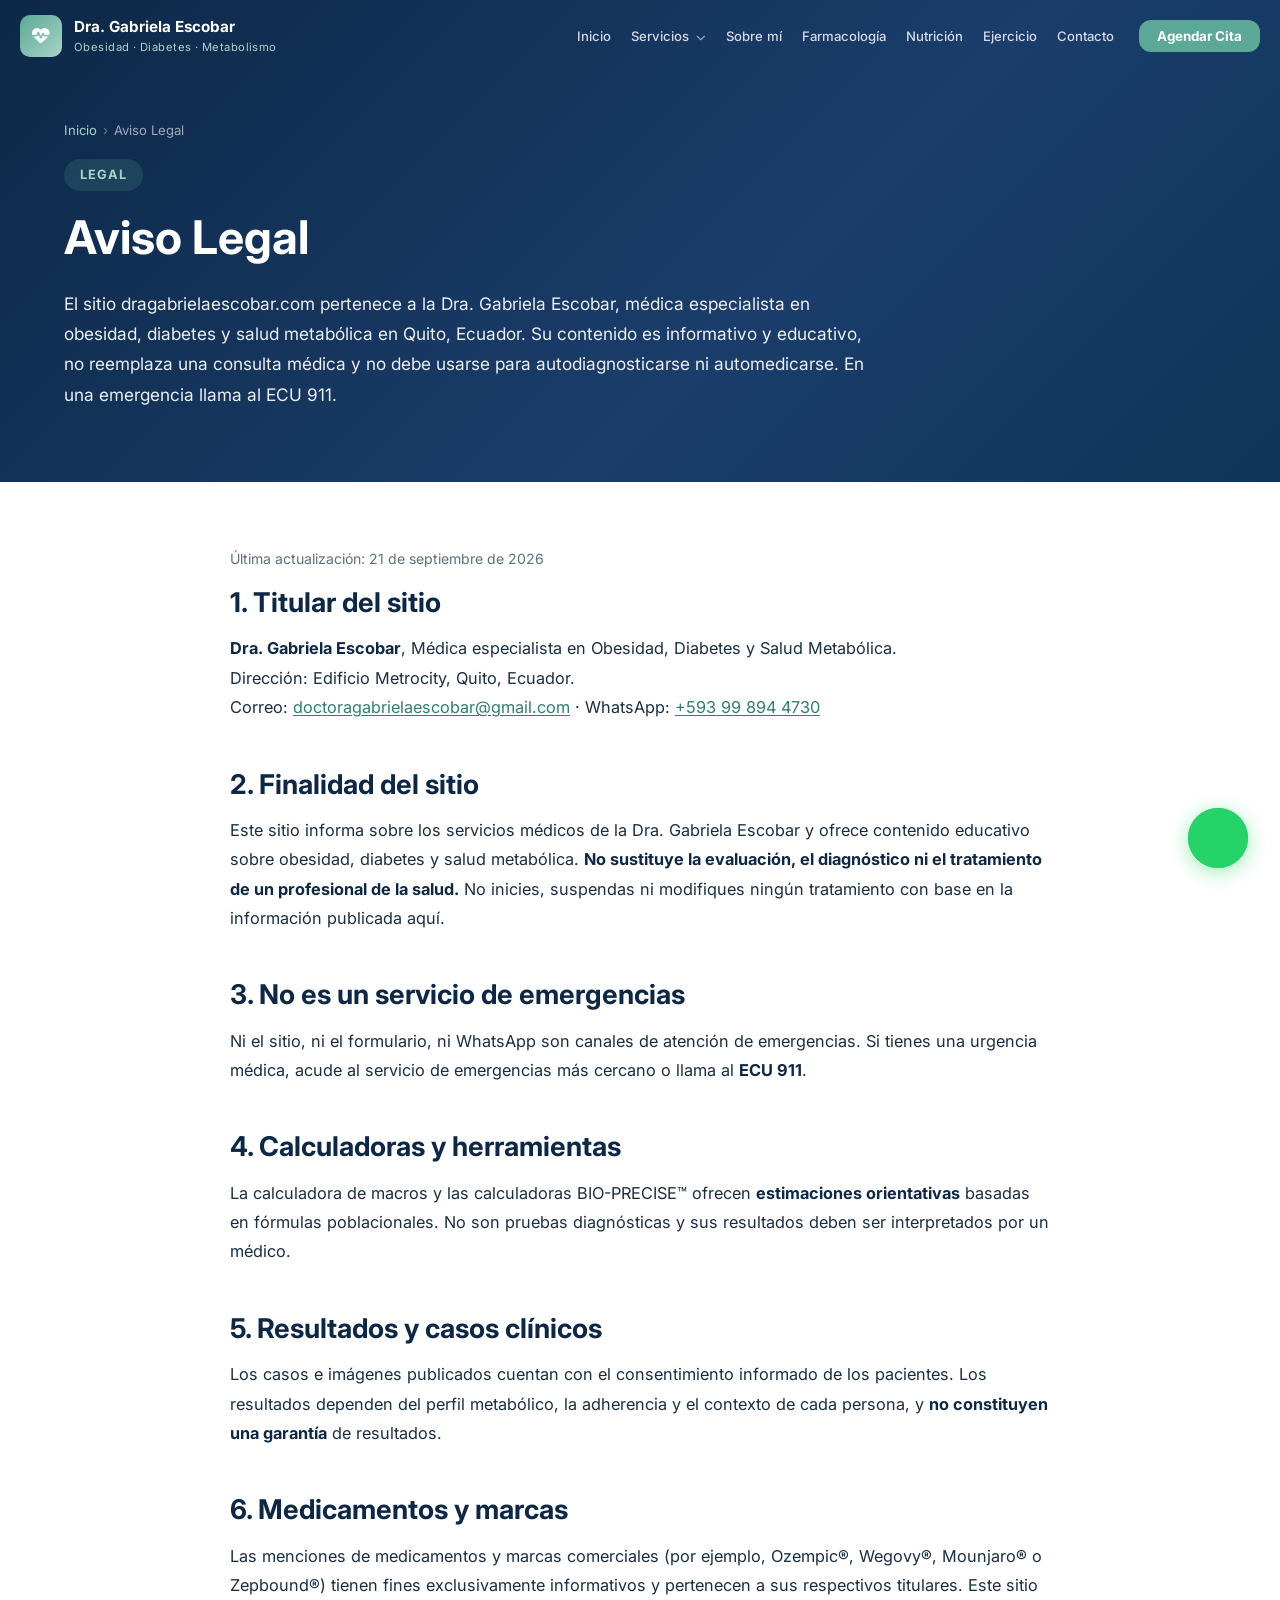
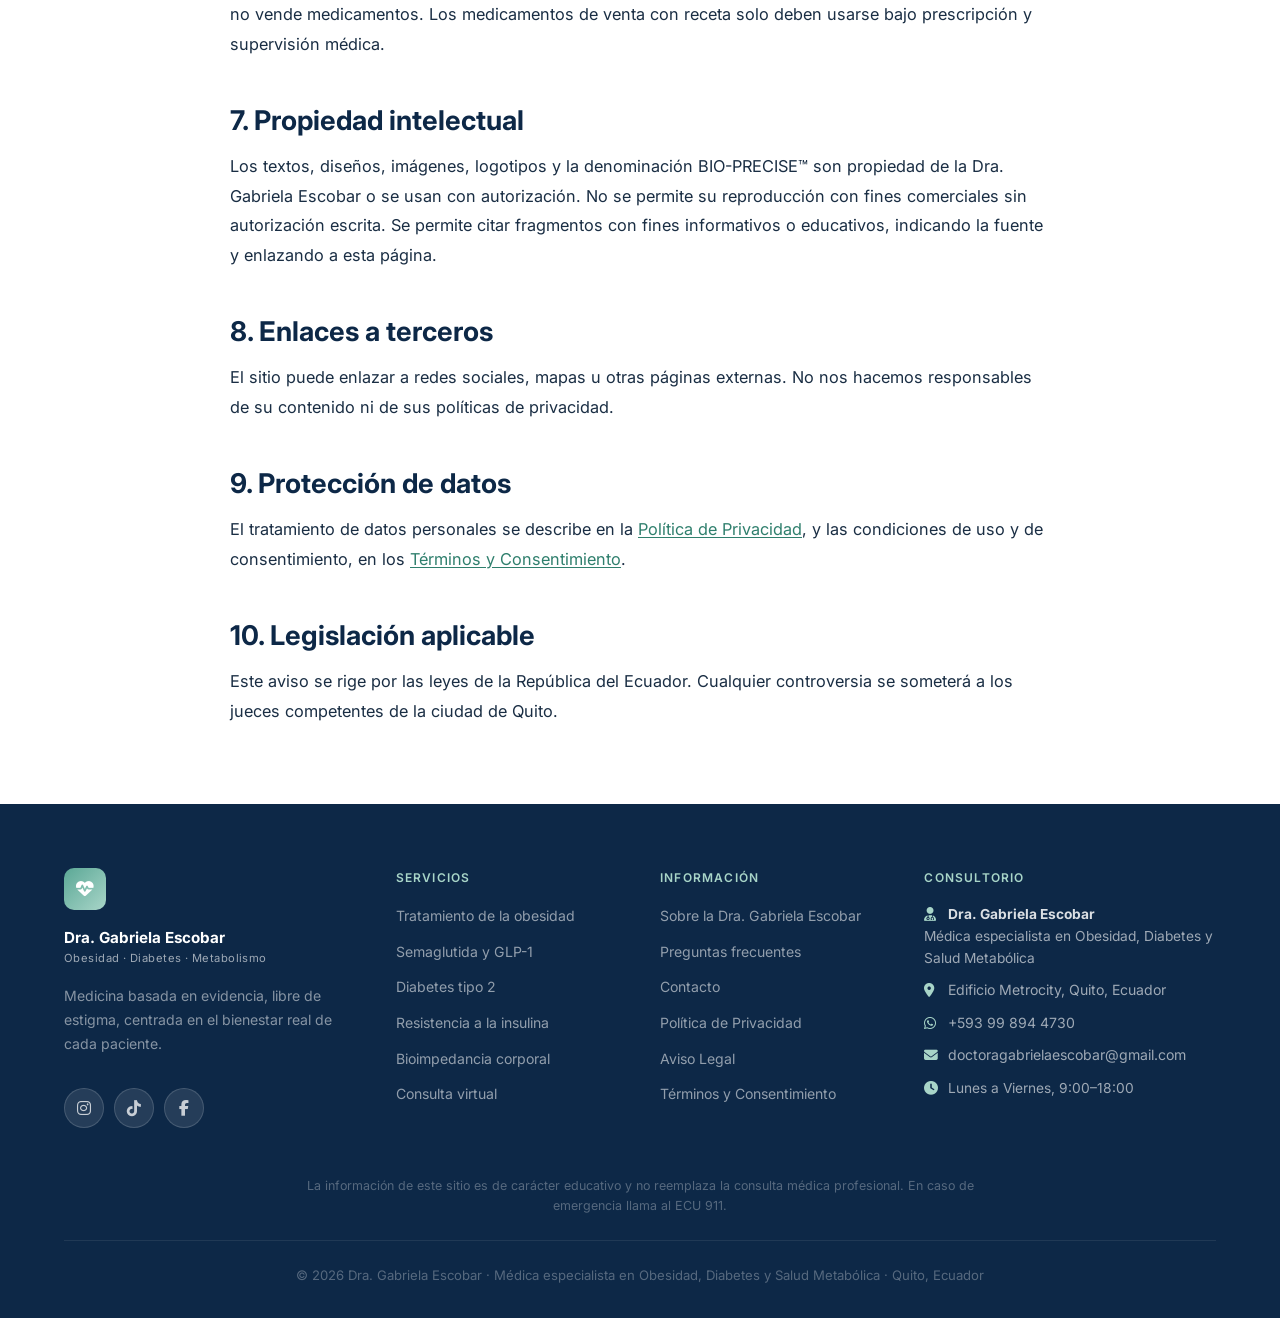
<file: aviso-legal/index.html>
<!DOCTYPE html>
<html lang="es-EC">
<head>
  <meta charset="UTF-8" />
  <meta name="viewport" content="width=device-width, initial-scale=1.0" />
  <title>Aviso Legal | Dra. Gabriela Escobar</title>
  <meta name="description" content="Aviso legal del sitio dragabrielaescobar.com: titular, finalidad informativa, responsabilidad, propiedad intelectual y legislación aplicable en Ecuador." />
  <link rel="canonical" href="https://dragabrielaescobar.com/aviso-legal/" />
  <meta name="robots" content="index, follow, max-image-preview:large, max-snippet:-1" />
  <meta name="author" content="Dra. Gabriela Escobar" />
  <meta name="theme-color" content="#0D2847" />
  <meta name="geo.region" content="EC-P" />
  <meta name="geo.placename" content="Quito" />
  <meta name="geo.position" content="-0.1846;-78.5036" />
  <meta name="ICBM" content="-0.1846, -78.5036" />
  <meta property="og:type" content="website" />
  <meta property="og:locale" content="es_EC" />
  <meta property="og:site_name" content="Dra. Gabriela Escobar" />
  <meta property="og:title" content="Aviso Legal | Dra. Gabriela Escobar" />
  <meta property="og:description" content="Aviso legal del sitio dragabrielaescobar.com: titular, finalidad informativa, responsabilidad, propiedad intelectual y legislación aplicable en Ecuador." />
  <meta property="og:url" content="https://dragabrielaescobar.com/aviso-legal/" />
  <meta property="og:image" content="https://dragabrielaescobar.com/assets/img/dra-gabriela-escobar.jpg" />
  <meta property="og:image:width" content="1024" />
  <meta property="og:image:height" content="1024" />
  <meta property="og:image:alt" content="Dra. Gabriela Escobar, especialista en obesidad y diabetes en Quito" />
  <meta name="twitter:card" content="summary_large_image" />
  <meta name="twitter:title" content="Aviso Legal | Dra. Gabriela Escobar" />
  <meta name="twitter:description" content="Aviso legal del sitio dragabrielaescobar.com: titular, finalidad informativa, responsabilidad, propiedad intelectual y legislación aplicable en Ecuador." />
  <meta name="twitter:image" content="https://dragabrielaescobar.com/assets/img/dra-gabriela-escobar.jpg" />
  <link rel="alternate" type="text/plain" title="llms.txt" href="/llms.txt" />
  <link rel="preconnect" href="https://fonts.googleapis.com" />
  <link rel="preconnect" href="https://fonts.gstatic.com" crossorigin />
  <link href="https://fonts.googleapis.com/css2?family=Inter:wght@300;400;500;600;700&family=Playfair+Display:ital,wght@0,500;1,400&display=swap" rel="stylesheet" />
  <link rel="stylesheet" href="https://cdnjs.cloudflare.com/ajax/libs/font-awesome/6.5.0/css/all.min.css" />
  <!-- TODO (E-E-A-T): completar en el nodo "#dra" del JSON-LD cuando se tengan los datos reales:
       - "identifier": {"@type":"PropertyValue","propertyID":"Registro profesional ACESS","value":"<NÚMERO>"}
       - "alumniOf": [{"@type":"CollegeOrUniversity","name":"<UNIVERSIDAD DEL TÍTULO DE MEDICINA>"}]
       - recognizedBy del máster: {"@type":"CollegeOrUniversity","name":"<UNIVERSIDAD DEL MÁSTER>"}
       - "memberOf": [{"@type":"MedicalOrganization","name":"<SOCIEDAD / ASOCIACIÓN>"}] -->
  <!-- PENDIENTE (reseñas): aggregateRating se deja DESACTIVADO a propósito. Enlace de reseñas: https://g.page/r/CRtSFnWoXdwcEBM/review
       Para activarlo, añadir al nodo "#consultorio" del JSON-LD (solo con datos reales y verificables de Google, nunca inventados):
       "aggregateRating": {"@type": "AggregateRating", "ratingValue": "X.X", "reviewCount": "N", "bestRating": "5"}
       Nota: Google no muestra estrellas para reseñas "propias" de LocalBusiness, pero el dato sigue siendo útil para IA. -->
  <script type="application/ld+json">
{
  "@context": "https://schema.org",
  "@graph": [
    {
      "@type": "WebSite",
      "@id": "https://dragabrielaescobar.com/#website",
      "url": "https://dragabrielaescobar.com/",
      "name": "Dra. Gabriela Escobar",
      "inLanguage": "es-EC",
      "publisher": {
        "@id": "https://dragabrielaescobar.com/#consultorio"
      }
    },
    {
      "@type": [
        "Physician",
        "MedicalClinic"
      ],
      "@id": "https://dragabrielaescobar.com/#consultorio",
      "name": "Dra. Gabriela Escobar",
      "alternateName": "Dra. Gabriela Escobar · Obesidad, Diabetes y Salud Metabólica",
      "description": "Consultorio de la Dra. Gabriela Escobar, médica especialista en obesidad, diabetes y salud metabólica en el Edificio Metrocity de Quito, Ecuador. Consulta presencial con bioimpedancia y consulta virtual para Ecuador y el exterior.",
      "url": "https://dragabrielaescobar.com/",
      "image": "https://dragabrielaescobar.com/assets/img/dra-gabriela-escobar.jpg",
      "logo": "https://dragabrielaescobar.com/assets/img/dra-gabriela-escobar.jpg",
      "telephone": "+593998944730",
      "email": "doctoragabrielaescobar@gmail.com",
      "priceRange": "$50–$60 USD",
      "currenciesAccepted": "USD",
      "isAcceptingNewPatients": true,
      "medicalSpecialty": [
        "https://schema.org/Endocrine",
        "https://schema.org/DietNutrition"
      ],
      "address": {
        "@type": "PostalAddress",
        "streetAddress": "Edificio Metrocity",
        "addressLocality": "Quito",
        "addressRegion": "Pichincha",
        "addressCountry": "EC"
      },
      "geo": {
        "@type": "GeoCoordinates",
        "latitude": -0.1846,
        "longitude": -78.5036
      },
      "hasMap": "https://www.google.com/maps/search/?api=1&query=Edificio+Metrocity+Quito+Ecuador",
      "openingHours": "Mo-Fr 09:00-18:00",
      "openingHoursSpecification": [
        {
          "@type": "OpeningHoursSpecification",
          "dayOfWeek": [
            "Monday",
            "Tuesday",
            "Wednesday",
            "Thursday",
            "Friday"
          ],
          "opens": "09:00",
          "closes": "18:00"
        }
      ],
      "areaServed": [
        {
          "@type": "City",
          "name": "Quito"
        },
        {
          "@type": "Country",
          "name": "Ecuador"
        }
      ],
      "founder": {
        "@id": "https://dragabrielaescobar.com/#dra"
      },
      "employee": {
        "@id": "https://dragabrielaescobar.com/#dra"
      },
      "availableService": [
        {
          "@type": "MedicalTherapy",
          "name": "Tratamiento médico de la obesidad",
          "url": "https://dragabrielaescobar.com/tratamiento-obesidad-quito/"
        },
        {
          "@type": "MedicalTherapy",
          "name": "Tratamiento con semaglutida y agonistas GLP-1 bajo supervisión médica",
          "url": "https://dragabrielaescobar.com/semaglutida-glp1-quito/"
        },
        {
          "@type": "MedicalTherapy",
          "name": "Manejo de diabetes tipo 2 y prediabetes",
          "url": "https://dragabrielaescobar.com/diabetes-tipo-2-quito/"
        },
        {
          "@type": "MedicalTherapy",
          "name": "Diagnóstico y tratamiento de la resistencia a la insulina",
          "url": "https://dragabrielaescobar.com/resistencia-insulina-quito/"
        },
        {
          "@type": "DiagnosticProcedure",
          "name": "Bioimpedancia y análisis de composición corporal",
          "url": "https://dragabrielaescobar.com/bioimpedancia-quito/"
        },
        {
          "@type": "MedicalTherapy",
          "name": "Consulta virtual de obesidad y metabolismo",
          "url": "https://dragabrielaescobar.com/consulta-virtual-obesidad/"
        }
      ],
      "makesOffer": [
        {
          "@type": "Offer",
          "name": "Primera consulta presencial con bioimpedancia",
          "price": "60",
          "priceCurrency": "USD"
        },
        {
          "@type": "Offer",
          "name": "Consulta virtual (telemedicina)",
          "price": "50",
          "priceCurrency": "USD"
        }
      ],
      "sameAs": [
        "https://www.instagram.com/dra.gabriela.escobar/",
        "https://www.tiktok.com/@dra.gabriela.escobar",
        "https://www.facebook.com/profile.php?id=61577849005221"
      ],
      "potentialAction": {
        "@type": "ReviewAction",
        "name": "Dejar una reseña en Google",
        "target": "https://g.page/r/CRtSFnWoXdwcEBM/review"
      }
    },
    {
      "@type": "Person",
      "@id": "https://dragabrielaescobar.com/#dra",
      "name": "Gabriela Escobar",
      "honorificPrefix": "Dra.",
      "jobTitle": "Médica especialista en Obesidad, Diabetes y Salud Metabólica",
      "description": "Médica especialista en obesidad, diabetes y salud metabólica en Quito, Ecuador, con Máster en Obesidad y Enfermedades Metabólicas.",
      "image": "https://dragabrielaescobar.com/assets/img/dra-gabriela-escobar.jpg",
      "url": "https://dragabrielaescobar.com/sobre-mi/",
      "email": "doctoragabrielaescobar@gmail.com",
      "telephone": "+593998944730",
      "worksFor": {
        "@id": "https://dragabrielaescobar.com/#consultorio"
      },
      "hasCredential": {
        "@type": "EducationalOccupationalCredential",
        "credentialCategory": "degree",
        "educationalLevel": "Máster",
        "name": "Máster en Obesidad y Enfermedades Metabólicas"
      },
      "knowsAbout": [
        "Obesidad",
        "Diabetes mellitus tipo 2",
        "Prediabetes",
        "Resistencia a la insulina",
        "Salud metabólica",
        "Agonistas del receptor GLP-1",
        "Semaglutida",
        "Tirzepatida",
        "Bioimpedancia y composición corporal",
        "Nutrición clínica",
        "Ejercicio terapéutico"
      ],
      "knowsLanguage": "es",
      "sameAs": [
        "https://www.instagram.com/dra.gabriela.escobar/",
        "https://www.tiktok.com/@dra.gabriela.escobar",
        "https://www.facebook.com/profile.php?id=61577849005221"
      ]
    },
    {
      "@type": "WebPage",
      "@id": "https://dragabrielaescobar.com/aviso-legal/#webpage",
      "url": "https://dragabrielaescobar.com/aviso-legal/",
      "name": "Aviso Legal | Dra. Gabriela Escobar",
      "description": "Aviso legal del sitio dragabrielaescobar.com: titular, finalidad informativa, responsabilidad, propiedad intelectual y legislación aplicable en Ecuador.",
      "inLanguage": "es-EC",
      "isPartOf": {
        "@id": "https://dragabrielaescobar.com/#website"
      },
      "primaryImageOfPage": {
        "@type": "ImageObject",
        "url": "https://dragabrielaescobar.com/assets/img/dra-gabriela-escobar.jpg"
      },
      "author": {
        "@id": "https://dragabrielaescobar.com/#dra"
      },
      "publisher": {
        "@id": "https://dragabrielaescobar.com/#consultorio"
      },
      "dateModified": "2026-09-21",
      "speakable": {
        "@type": "SpeakableSpecification",
        "cssSelector": [
          ".direct-answer"
        ]
      },
      "breadcrumb": {
        "@id": "https://dragabrielaescobar.com/aviso-legal/#breadcrumb"
      }
    },
    {
      "@type": "BreadcrumbList",
      "@id": "https://dragabrielaescobar.com/aviso-legal/#breadcrumb",
      "itemListElement": [
        {
          "@type": "ListItem",
          "position": 1,
          "name": "Inicio",
          "item": "https://dragabrielaescobar.com/"
        },
        {
          "@type": "ListItem",
          "position": 2,
          "name": "Aviso Legal",
          "item": "https://dragabrielaescobar.com/aviso-legal/"
        }
      ]
    }
  ]
}
  </script>
  <link rel="stylesheet" href="/styles.css" />
  <!-- Meta Pixel -->
  <script>
  !function(f,b,e,v,n,t,s)
  {if(f.fbq)return;n=f.fbq=function(){n.callMethod?
  n.callMethod.apply(n,arguments):n.queue.push(arguments)};
  if(!f._fbq)f._fbq=n;n.push=n;n.loaded=!0;n.version='2.0';
  n.queue=[];t=b.createElement(e);t.async=!0;
  t.src=v;s=b.getElementsByTagName(e)[0];
  s.parentNode.insertBefore(t,s)}(window, document,'script',
  'https://connect.facebook.net/en_US/fbevents.js');
  fbq('init', '27390624731202');
  fbq('track', 'PageView');
  </script>
  <noscript>
    <img height="1" width="1" style="display:none" alt=""
    src="https://www.facebook.com/tr?id=27390624731202&ev=PageView&noscript=1"/>
  </noscript>
  <!-- Fin Meta Pixel -->
</head>
<body class="subpage">

<a class="skip-link" href="#contenido">Saltar al contenido</a>

<nav id="navbar" aria-label="Navegación principal">
  <div class="nav-container">
    <a href="/" class="nav-logo" aria-label="Dra. Gabriela Escobar – Inicio">
      <span class="logo-icon"><i class="fas fa-heartbeat" aria-hidden="true"></i></span>
      <div>
        <span class="logo-name">Dra. Gabriela Escobar</span>
        <span class="logo-sub">Obesidad · Diabetes · Metabolismo</span>
      </div>
    </a>
    <ul class="nav-links" id="navLinks">
      <li><a href="/#inicio" class="nav-link">Inicio</a></li>
      <li class="nav-dropdown">
        <a href="/#servicios" class="nav-link nav-dropdown-toggle" aria-haspopup="true">Servicios <i class="fas fa-chevron-down" aria-hidden="true"></i></a>
        <ul class="nav-submenu" aria-label="Servicios">
          <li><a href="/tratamiento-obesidad-quito/"><i class="fas fa-weight-scale" aria-hidden="true"></i> Tratamiento de la obesidad</a></li>
          <li><a href="/semaglutida-glp1-quito/"><i class="fas fa-syringe" aria-hidden="true"></i> Semaglutida y GLP-1</a></li>
          <li><a href="/diabetes-tipo-2-quito/"><i class="fas fa-droplet" aria-hidden="true"></i> Diabetes tipo 2</a></li>
          <li><a href="/resistencia-insulina-quito/"><i class="fas fa-vial" aria-hidden="true"></i> Resistencia a la insulina</a></li>
          <li><a href="/bioimpedancia-quito/"><i class="fas fa-microscope" aria-hidden="true"></i> Bioimpedancia corporal</a></li>
          <li><a href="/consulta-virtual-obesidad/"><i class="fas fa-video" aria-hidden="true"></i> Consulta virtual</a></li>
        </ul>
      </li>
      <li><a href="/sobre-mi/" class="nav-link">Sobre mí</a></li>
      <li><a href="/#farmacologia" class="nav-link">Farmacología</a></li>
      <li><a href="/#nutricion" class="nav-link">Nutrición</a></li>
      <li><a href="/#ejercicio" class="nav-link">Ejercicio</a></li>
      <li><a href="/#contacto" class="nav-link">Contacto</a></li>
      <li><a href="/#resultados" class="nav-pill-mint">Resultados</a></li>
      <li><a href="/#calculadora" class="nav-pill-mint">Calculadora</a></li>
      <li><a href="/#bioprecise" class="nav-pill-mint">Bio-Precise™</a></li>
      <li><a href="/#opiniones" class="nav-pill-mint">Opiniones</a></li>
      <li><a href="https://wa.me/593998944730?text=Hola,%20Dra.%20Escobar.%20Me%20gustar%C3%ADa%20agendar%20una%20cita%20m%C3%A9dica." class="nav-cta-btn" target="_blank" rel="noopener">Agendar Cita</a></li>
    </ul>
    <button class="hamburger" id="hamburger" aria-label="Abrir menú" aria-controls="navLinks" aria-expanded="false">
      <span></span><span></span><span></span>
    </button>
  </div>
</nav>

<main id="contenido">
<header class="page-hero">
  <div class="container page-hero-inner">
    <div class="page-hero-text">
      <nav class="breadcrumb" aria-label="Ruta de navegación">
        <ol>
          <li><a href="/">Inicio</a></li>
          <li aria-current="page">Aviso Legal</li>
        </ol>
      </nav>
      <span class="section-tag">Legal</span>
      <h1>Aviso Legal</h1>
      <p class="direct-answer direct-answer-plain">El sitio dragabrielaescobar.com pertenece a la Dra. Gabriela Escobar, médica especialista en obesidad, diabetes y salud metabólica en Quito, Ecuador. Su contenido es informativo y educativo, no reemplaza una consulta médica y no debe usarse para autodiagnosticarse ni automedicarse. En una emergencia llama al ECU 911.</p>


    </div>

  </div>
</header>

<div class="container page-layout page-layout-single">
  <article class="prose">

<p class="legal-updated">Última actualización: 21 de septiembre de 2026</p>

<section>
  <h2>1. Titular del sitio</h2>
  <p><strong>Dra. Gabriela Escobar</strong>, Médica especialista en Obesidad, Diabetes y Salud Metabólica.<br/>
  Dirección: Edificio Metrocity, Quito, Ecuador.<br/>
  Correo: <a href="mailto:doctoragabrielaescobar@gmail.com">doctoragabrielaescobar@gmail.com</a> · WhatsApp: <a href="https://wa.me/593998944730" target="_blank" rel="noopener">+593 99 894 4730</a><br/>
  <!-- TODO: añadir número de cédula/RUC del titular y registro profesional ACESS si se desea publicarlos. --></p>
</section>

<section>
  <h2>2. Finalidad del sitio</h2>
  <p>Este sitio informa sobre los servicios médicos de la Dra. Gabriela Escobar y ofrece contenido educativo sobre obesidad, diabetes y salud metabólica. <strong>No sustituye la evaluación, el diagnóstico ni el tratamiento de un profesional de la salud.</strong> No inicies, suspendas ni modifiques ningún tratamiento con base en la información publicada aquí.</p>
</section>

<section>
  <h2>3. No es un servicio de emergencias</h2>
  <p>Ni el sitio, ni el formulario, ni WhatsApp son canales de atención de emergencias. Si tienes una urgencia médica, acude al servicio de emergencias más cercano o llama al <strong>ECU 911</strong>.</p>
</section>

<section>
  <h2>4. Calculadoras y herramientas</h2>
  <p>La calculadora de macros y las calculadoras BIO-PRECISE™ ofrecen <strong>estimaciones orientativas</strong> basadas en fórmulas poblacionales. No son pruebas diagnósticas y sus resultados deben ser interpretados por un médico.</p>
</section>

<section>
  <h2>5. Resultados y casos clínicos</h2>
  <p>Los casos e imágenes publicados cuentan con el consentimiento informado de los pacientes. Los resultados dependen del perfil metabólico, la adherencia y el contexto de cada persona, y <strong>no constituyen una garantía</strong> de resultados.</p>
</section>

<section>
  <h2>6. Medicamentos y marcas</h2>
  <p>Las menciones de medicamentos y marcas comerciales (por ejemplo, Ozempic®, Wegovy®, Mounjaro® o Zepbound®) tienen fines exclusivamente informativos y pertenecen a sus respectivos titulares. Este sitio no vende medicamentos. Los medicamentos de venta con receta solo deben usarse bajo prescripción y supervisión médica.</p>
</section>

<section>
  <h2>7. Propiedad intelectual</h2>
  <p>Los textos, diseños, imágenes, logotipos y la denominación BIO-PRECISE™ son propiedad de la Dra. Gabriela Escobar o se usan con autorización. No se permite su reproducción con fines comerciales sin autorización escrita. Se permite citar fragmentos con fines informativos o educativos, indicando la fuente y enlazando a esta página.</p>
</section>

<section>
  <h2>8. Enlaces a terceros</h2>
  <p>El sitio puede enlazar a redes sociales, mapas u otras páginas externas. No nos hacemos responsables de su contenido ni de sus políticas de privacidad.</p>
</section>

<section>
  <h2>9. Protección de datos</h2>
  <p>El tratamiento de datos personales se describe en la <a href="/politica-de-privacidad/">Política de Privacidad</a>, y las condiciones de uso y de consentimiento, en los <a href="/terminos-y-consentimiento/">Términos y Consentimiento</a>.</p>
</section>

<section>
  <h2>10. Legislación aplicable</h2>
  <p>Este aviso se rige por las leyes de la República del Ecuador. Cualquier controversia se someterá a los jueces competentes de la ciudad de Quito.</p>
</section>

  </article>
</div>

</main>

<footer class="footer">
  <div class="container">
    <div class="footer-grid footer-grid-4">
      <div class="footer-brand">
        <span class="logo-icon"><i class="fas fa-heartbeat" aria-hidden="true"></i></span>
        <div>
          <span class="logo-name">Dra. Gabriela Escobar</span>
          <span class="logo-sub" style="color:rgba(255,255,255,0.6)">Obesidad · Diabetes · Metabolismo</span>
        </div>
        <p>Medicina basada en evidencia, libre de estigma, centrada en el bienestar real de cada paciente.</p>
        <div class="footer-social">
          <a href="https://www.instagram.com/dra.gabriela.escobar?igsh=MXA1c2c0eDRmMWlibA%3D%3D&utm_source=qr" class="footer-social-icon footer-social-instagram" target="_blank" rel="noopener" aria-label="Instagram">
            <i class="fab fa-instagram" aria-hidden="true"></i>
          </a>
          <a href="https://www.tiktok.com/@dra.gabriela.escobar?_r=1&_t=ZS-95odnQcLvvU" class="footer-social-icon footer-social-tiktok" target="_blank" rel="noopener" aria-label="TikTok">
            <i class="fab fa-tiktok" aria-hidden="true"></i>
          </a>
          <a href="https://www.facebook.com/profile.php?id=61577849005221" class="footer-social-icon footer-social-facebook" target="_blank" rel="noopener" aria-label="Facebook">
            <i class="fab fa-facebook-f" aria-hidden="true"></i>
          </a>
        </div>
      </div>
      <div class="footer-links">
        <h4>Servicios</h4>
        <ul>
          <li><a href="/tratamiento-obesidad-quito/">Tratamiento de la obesidad</a></li>
          <li><a href="/semaglutida-glp1-quito/">Semaglutida y GLP-1</a></li>
          <li><a href="/diabetes-tipo-2-quito/">Diabetes tipo 2</a></li>
          <li><a href="/resistencia-insulina-quito/">Resistencia a la insulina</a></li>
          <li><a href="/bioimpedancia-quito/">Bioimpedancia corporal</a></li>
          <li><a href="/consulta-virtual-obesidad/">Consulta virtual</a></li>
        </ul>
      </div>
      <div class="footer-legal">
        <h4>Información</h4>
        <ul>
          <li><a href="/sobre-mi/">Sobre la Dra. Gabriela Escobar</a></li>
          <li><a href="/#preguntas-frecuentes">Preguntas frecuentes</a></li>
          <li><a href="/#contacto">Contacto</a></li>
          <li><a href="/politica-de-privacidad/">Política de Privacidad</a></li>
          <li><a href="/aviso-legal/">Aviso Legal</a></li>
          <li><a href="/terminos-y-consentimiento/">Términos y Consentimiento</a></li>
        </ul>
      </div>
      <div class="footer-links footer-nap">
        <h4>Consultorio</h4>
        <address>
          <p><i class="fas fa-user-doctor" aria-hidden="true"></i> <strong>Dra. Gabriela Escobar</strong><br/>Médica especialista en Obesidad, Diabetes y Salud Metabólica</p>
          <p><i class="fas fa-map-marker-alt" aria-hidden="true"></i> <a href="https://www.google.com/maps/search/?api=1&query=Edificio+Metrocity+Quito+Ecuador" target="_blank" rel="noopener">Edificio Metrocity, Quito, Ecuador</a></p>
          <p><i class="fab fa-whatsapp" aria-hidden="true"></i> <a href="https://wa.me/593998944730" target="_blank" rel="noopener">+593 99 894 4730</a></p>
          <p><i class="fas fa-envelope" aria-hidden="true"></i> <a href="mailto:doctoragabrielaescobar@gmail.com">doctoragabrielaescobar@gmail.com</a></p>
          <p><i class="fas fa-clock" aria-hidden="true"></i> Lunes a Viernes, 9:00–18:00</p>
        </address>
      </div>
    </div>
    <p class="disclaimer footer-disclaimer">La información de este sitio es de carácter educativo y no reemplaza la consulta médica profesional. En caso de emergencia llama al ECU 911.</p>
    <div class="footer-bottom">
      <p>© 2026 Dra. Gabriela Escobar · Médica especialista en Obesidad, Diabetes y Salud Metabólica · Quito, Ecuador</p>
    </div>
  </div>
</footer>

<!-- ═══════════════ WHATSAPP FLOAT ═══════════════ -->
<a href="https://wa.me/593998944730?text=Hola%20Dra.%20Gabriela,%20me%20interesa%20agendar%20una%20cita." class="whatsapp-float" target="_blank" rel="noopener" aria-label="Contactar por WhatsApp">
  <div class="whatsapp-pulse"></div>
  <i class="fab fa-whatsapp" aria-hidden="true"></i>
  <span class="whatsapp-tooltip">¡Escríbeme!</span>
</a>

<script src="/site.js" defer></script>
</body>
</html>
</file>
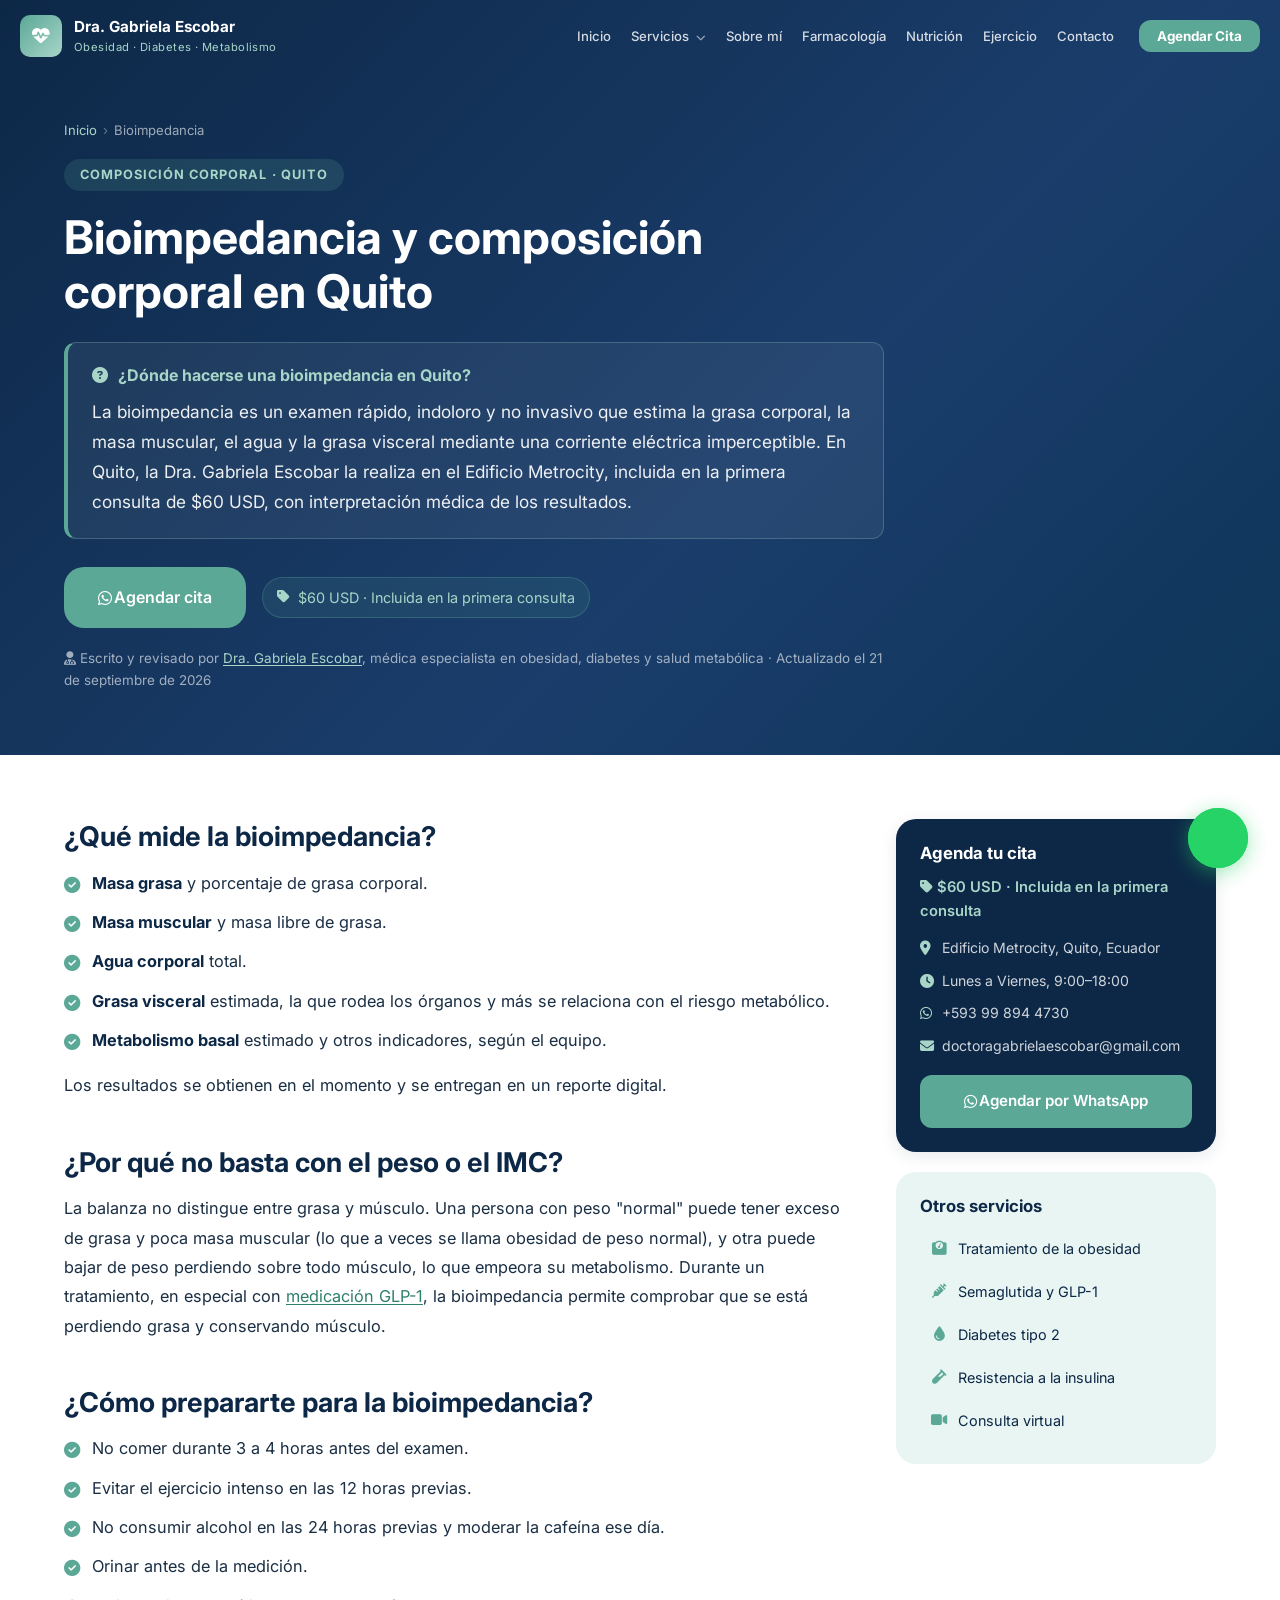
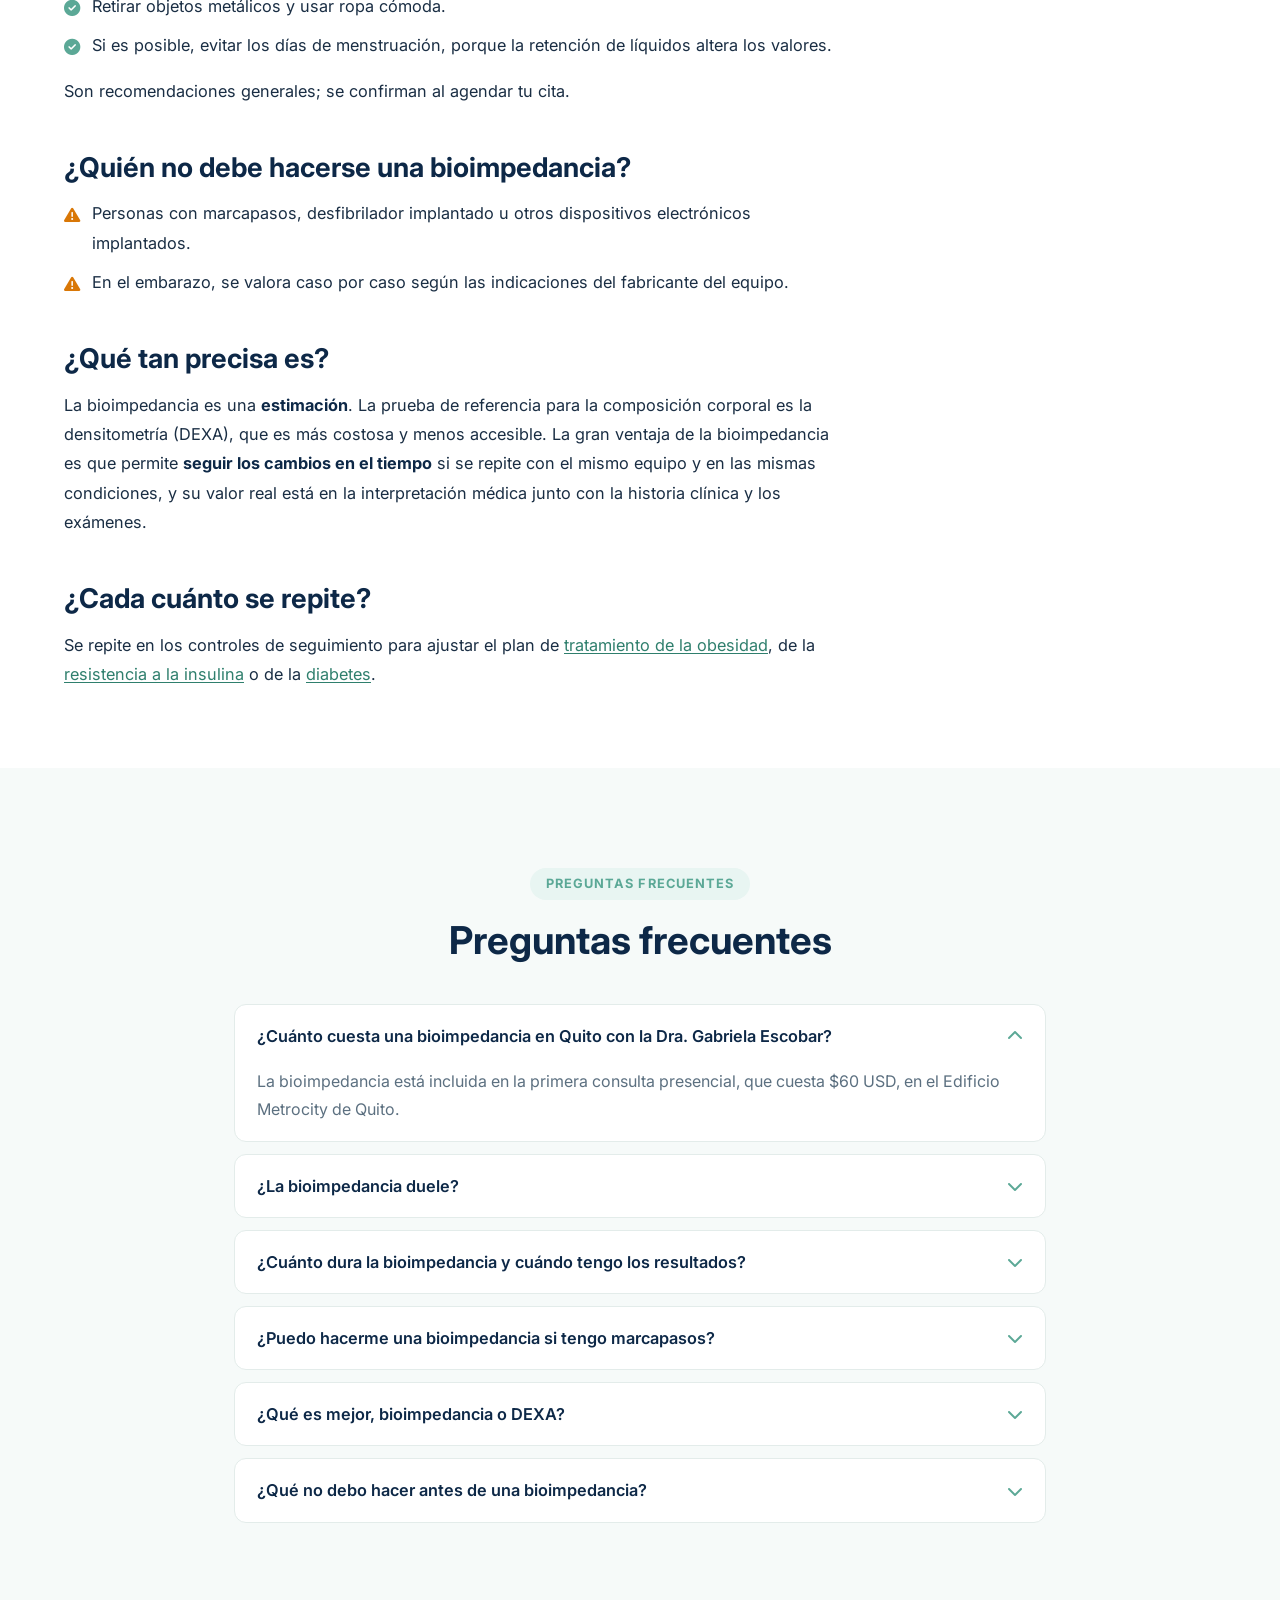
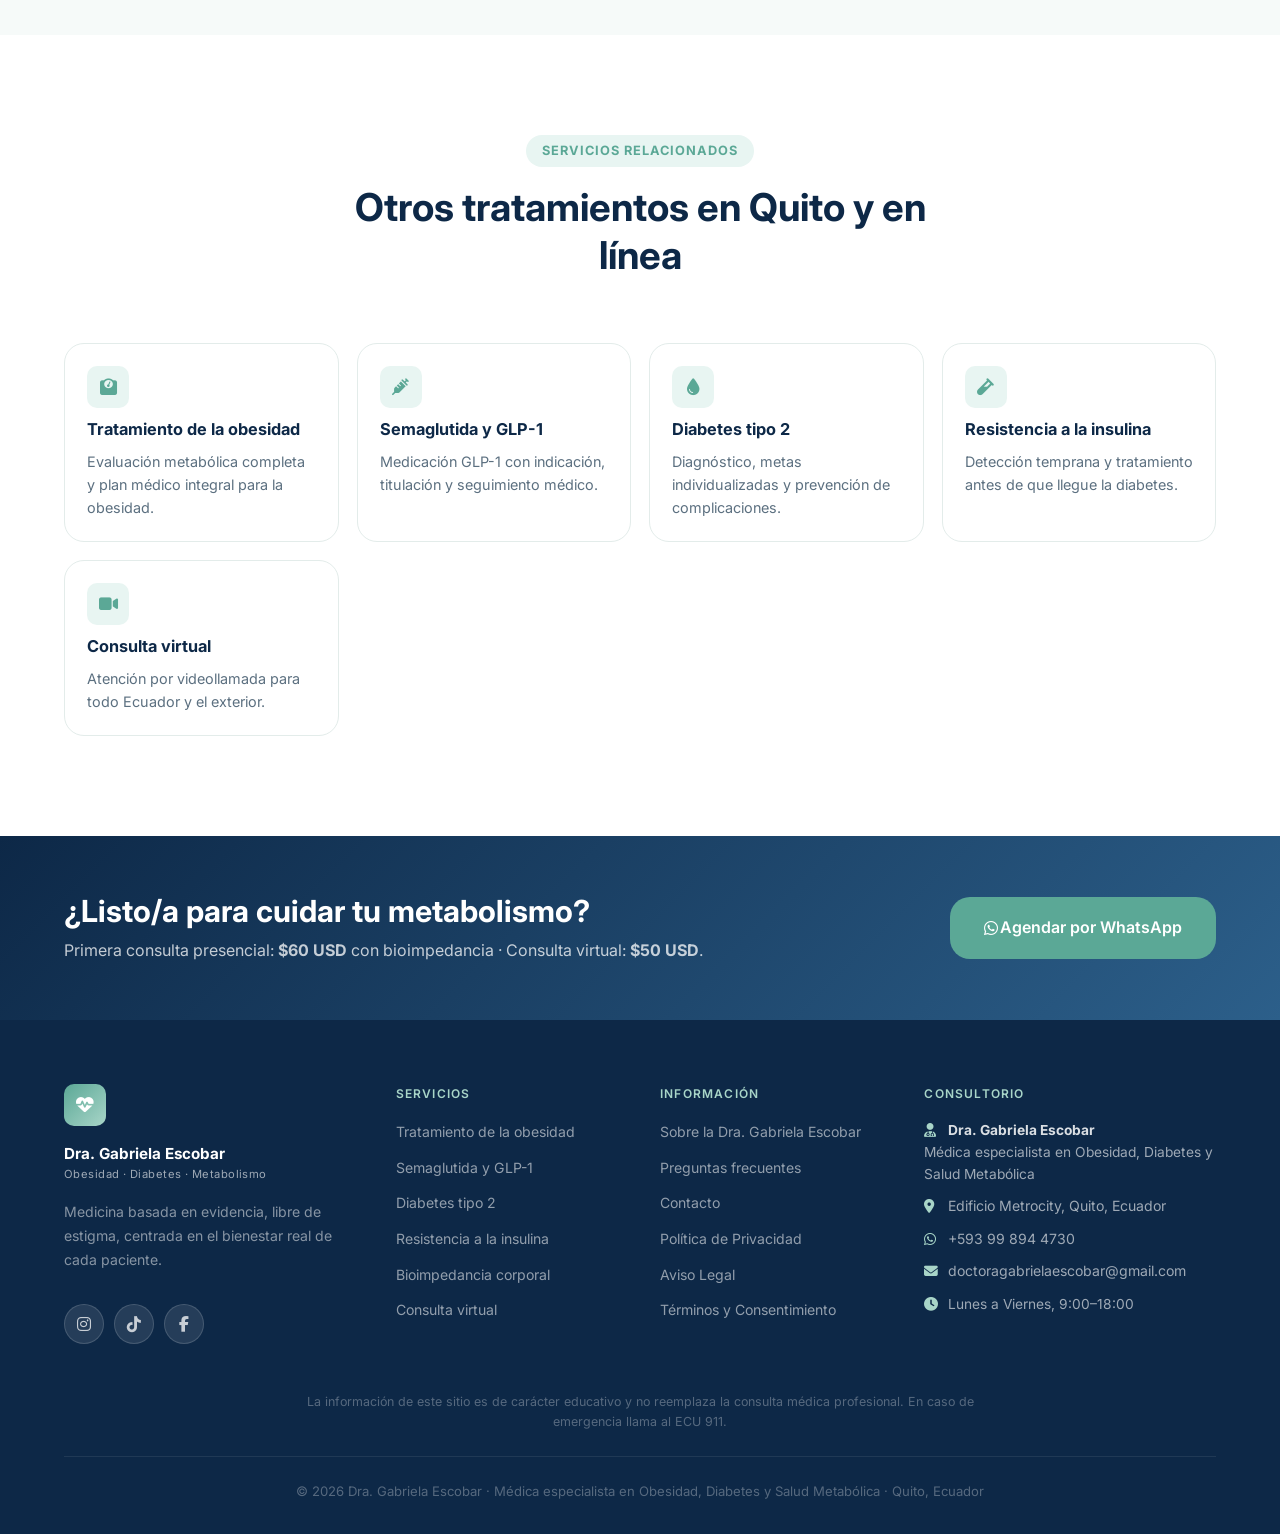
<file: bioimpedancia-quito/index.html>
<!DOCTYPE html>
<html lang="es-EC">
<head>
  <meta charset="UTF-8" />
  <meta name="viewport" content="width=device-width, initial-scale=1.0" />
  <title>Bioimpedancia y composición corporal en Quito | Dra. Gabriela Escobar</title>
  <meta name="description" content="Bioimpedancia en Quito: mide grasa corporal, masa muscular, agua y grasa visceral. Incluida en la primera consulta de $60 USD en el Edificio Metrocity." />
  <link rel="canonical" href="https://dragabrielaescobar.com/bioimpedancia-quito/" />
  <meta name="robots" content="index, follow, max-image-preview:large, max-snippet:-1" />
  <meta name="author" content="Dra. Gabriela Escobar" />
  <meta name="theme-color" content="#0D2847" />
  <meta name="geo.region" content="EC-P" />
  <meta name="geo.placename" content="Quito" />
  <meta name="geo.position" content="-0.1846;-78.5036" />
  <meta name="ICBM" content="-0.1846, -78.5036" />
  <meta property="og:type" content="article" />
  <meta property="og:locale" content="es_EC" />
  <meta property="og:site_name" content="Dra. Gabriela Escobar" />
  <meta property="og:title" content="Bioimpedancia y composición corporal en Quito | Dra. Gabriela Escobar" />
  <meta property="og:description" content="Bioimpedancia en Quito: mide grasa corporal, masa muscular, agua y grasa visceral. Incluida en la primera consulta de $60 USD en el Edificio Metrocity." />
  <meta property="og:url" content="https://dragabrielaescobar.com/bioimpedancia-quito/" />
  <meta property="og:image" content="https://dragabrielaescobar.com/assets/img/dra-gabriela-escobar.jpg" />
  <meta property="og:image:width" content="1024" />
  <meta property="og:image:height" content="1024" />
  <meta property="og:image:alt" content="Dra. Gabriela Escobar, especialista en obesidad y diabetes en Quito" />
  <meta name="twitter:card" content="summary_large_image" />
  <meta name="twitter:title" content="Bioimpedancia y composición corporal en Quito | Dra. Gabriela Escobar" />
  <meta name="twitter:description" content="Bioimpedancia en Quito: mide grasa corporal, masa muscular, agua y grasa visceral. Incluida en la primera consulta de $60 USD en el Edificio Metrocity." />
  <meta name="twitter:image" content="https://dragabrielaescobar.com/assets/img/dra-gabriela-escobar.jpg" />
  <link rel="alternate" type="text/plain" title="llms.txt" href="/llms.txt" />
  <link rel="preconnect" href="https://fonts.googleapis.com" />
  <link rel="preconnect" href="https://fonts.gstatic.com" crossorigin />
  <link href="https://fonts.googleapis.com/css2?family=Inter:wght@300;400;500;600;700&family=Playfair+Display:ital,wght@0,500;1,400&display=swap" rel="stylesheet" />
  <link rel="stylesheet" href="https://cdnjs.cloudflare.com/ajax/libs/font-awesome/6.5.0/css/all.min.css" />
  <!-- TODO (E-E-A-T): completar en el nodo "#dra" del JSON-LD cuando se tengan los datos reales:
       - "identifier": {"@type":"PropertyValue","propertyID":"Registro profesional ACESS","value":"<NÚMERO>"}
       - "alumniOf": [{"@type":"CollegeOrUniversity","name":"<UNIVERSIDAD DEL TÍTULO DE MEDICINA>"}]
       - recognizedBy del máster: {"@type":"CollegeOrUniversity","name":"<UNIVERSIDAD DEL MÁSTER>"}
       - "memberOf": [{"@type":"MedicalOrganization","name":"<SOCIEDAD / ASOCIACIÓN>"}] -->
  <!-- PENDIENTE (reseñas): aggregateRating se deja DESACTIVADO a propósito. Enlace de reseñas: https://g.page/r/CRtSFnWoXdwcEBM/review
       Para activarlo, añadir al nodo "#consultorio" del JSON-LD (solo con datos reales y verificables de Google, nunca inventados):
       "aggregateRating": {"@type": "AggregateRating", "ratingValue": "X.X", "reviewCount": "N", "bestRating": "5"}
       Nota: Google no muestra estrellas para reseñas "propias" de LocalBusiness, pero el dato sigue siendo útil para IA. -->
  <script type="application/ld+json">
{
  "@context": "https://schema.org",
  "@graph": [
    {
      "@type": "WebSite",
      "@id": "https://dragabrielaescobar.com/#website",
      "url": "https://dragabrielaescobar.com/",
      "name": "Dra. Gabriela Escobar",
      "inLanguage": "es-EC",
      "publisher": {
        "@id": "https://dragabrielaescobar.com/#consultorio"
      }
    },
    {
      "@type": [
        "Physician",
        "MedicalClinic"
      ],
      "@id": "https://dragabrielaescobar.com/#consultorio",
      "name": "Dra. Gabriela Escobar",
      "alternateName": "Dra. Gabriela Escobar · Obesidad, Diabetes y Salud Metabólica",
      "description": "Consultorio de la Dra. Gabriela Escobar, médica especialista en obesidad, diabetes y salud metabólica en el Edificio Metrocity de Quito, Ecuador. Consulta presencial con bioimpedancia y consulta virtual para Ecuador y el exterior.",
      "url": "https://dragabrielaescobar.com/",
      "image": "https://dragabrielaescobar.com/assets/img/dra-gabriela-escobar.jpg",
      "logo": "https://dragabrielaescobar.com/assets/img/dra-gabriela-escobar.jpg",
      "telephone": "+593998944730",
      "email": "doctoragabrielaescobar@gmail.com",
      "priceRange": "$50–$60 USD",
      "currenciesAccepted": "USD",
      "isAcceptingNewPatients": true,
      "medicalSpecialty": [
        "https://schema.org/Endocrine",
        "https://schema.org/DietNutrition"
      ],
      "address": {
        "@type": "PostalAddress",
        "streetAddress": "Edificio Metrocity",
        "addressLocality": "Quito",
        "addressRegion": "Pichincha",
        "addressCountry": "EC"
      },
      "geo": {
        "@type": "GeoCoordinates",
        "latitude": -0.1846,
        "longitude": -78.5036
      },
      "hasMap": "https://www.google.com/maps/search/?api=1&query=Edificio+Metrocity+Quito+Ecuador",
      "openingHours": "Mo-Fr 09:00-18:00",
      "openingHoursSpecification": [
        {
          "@type": "OpeningHoursSpecification",
          "dayOfWeek": [
            "Monday",
            "Tuesday",
            "Wednesday",
            "Thursday",
            "Friday"
          ],
          "opens": "09:00",
          "closes": "18:00"
        }
      ],
      "areaServed": [
        {
          "@type": "City",
          "name": "Quito"
        },
        {
          "@type": "Country",
          "name": "Ecuador"
        }
      ],
      "founder": {
        "@id": "https://dragabrielaescobar.com/#dra"
      },
      "employee": {
        "@id": "https://dragabrielaescobar.com/#dra"
      },
      "availableService": [
        {
          "@type": "MedicalTherapy",
          "name": "Tratamiento médico de la obesidad",
          "url": "https://dragabrielaescobar.com/tratamiento-obesidad-quito/"
        },
        {
          "@type": "MedicalTherapy",
          "name": "Tratamiento con semaglutida y agonistas GLP-1 bajo supervisión médica",
          "url": "https://dragabrielaescobar.com/semaglutida-glp1-quito/"
        },
        {
          "@type": "MedicalTherapy",
          "name": "Manejo de diabetes tipo 2 y prediabetes",
          "url": "https://dragabrielaescobar.com/diabetes-tipo-2-quito/"
        },
        {
          "@type": "MedicalTherapy",
          "name": "Diagnóstico y tratamiento de la resistencia a la insulina",
          "url": "https://dragabrielaescobar.com/resistencia-insulina-quito/"
        },
        {
          "@type": "DiagnosticProcedure",
          "name": "Bioimpedancia y análisis de composición corporal",
          "url": "https://dragabrielaescobar.com/bioimpedancia-quito/"
        },
        {
          "@type": "MedicalTherapy",
          "name": "Consulta virtual de obesidad y metabolismo",
          "url": "https://dragabrielaescobar.com/consulta-virtual-obesidad/"
        }
      ],
      "makesOffer": [
        {
          "@type": "Offer",
          "name": "Primera consulta presencial con bioimpedancia",
          "price": "60",
          "priceCurrency": "USD"
        },
        {
          "@type": "Offer",
          "name": "Consulta virtual (telemedicina)",
          "price": "50",
          "priceCurrency": "USD"
        }
      ],
      "sameAs": [
        "https://www.instagram.com/dra.gabriela.escobar/",
        "https://www.tiktok.com/@dra.gabriela.escobar",
        "https://www.facebook.com/profile.php?id=61577849005221"
      ],
      "potentialAction": {
        "@type": "ReviewAction",
        "name": "Dejar una reseña en Google",
        "target": "https://g.page/r/CRtSFnWoXdwcEBM/review"
      }
    },
    {
      "@type": "Person",
      "@id": "https://dragabrielaescobar.com/#dra",
      "name": "Gabriela Escobar",
      "honorificPrefix": "Dra.",
      "jobTitle": "Médica especialista en Obesidad, Diabetes y Salud Metabólica",
      "description": "Médica especialista en obesidad, diabetes y salud metabólica en Quito, Ecuador, con Máster en Obesidad y Enfermedades Metabólicas.",
      "image": "https://dragabrielaescobar.com/assets/img/dra-gabriela-escobar.jpg",
      "url": "https://dragabrielaescobar.com/sobre-mi/",
      "email": "doctoragabrielaescobar@gmail.com",
      "telephone": "+593998944730",
      "worksFor": {
        "@id": "https://dragabrielaescobar.com/#consultorio"
      },
      "hasCredential": {
        "@type": "EducationalOccupationalCredential",
        "credentialCategory": "degree",
        "educationalLevel": "Máster",
        "name": "Máster en Obesidad y Enfermedades Metabólicas"
      },
      "knowsAbout": [
        "Obesidad",
        "Diabetes mellitus tipo 2",
        "Prediabetes",
        "Resistencia a la insulina",
        "Salud metabólica",
        "Agonistas del receptor GLP-1",
        "Semaglutida",
        "Tirzepatida",
        "Bioimpedancia y composición corporal",
        "Nutrición clínica",
        "Ejercicio terapéutico"
      ],
      "knowsLanguage": "es",
      "sameAs": [
        "https://www.instagram.com/dra.gabriela.escobar/",
        "https://www.tiktok.com/@dra.gabriela.escobar",
        "https://www.facebook.com/profile.php?id=61577849005221"
      ]
    },
    {
      "@type": "MedicalWebPage",
      "@id": "https://dragabrielaescobar.com/bioimpedancia-quito/#webpage",
      "url": "https://dragabrielaescobar.com/bioimpedancia-quito/",
      "name": "Bioimpedancia y composición corporal en Quito | Dra. Gabriela Escobar",
      "description": "Bioimpedancia en Quito: mide grasa corporal, masa muscular, agua y grasa visceral. Incluida en la primera consulta de $60 USD en el Edificio Metrocity.",
      "inLanguage": "es-EC",
      "isPartOf": {
        "@id": "https://dragabrielaescobar.com/#website"
      },
      "primaryImageOfPage": {
        "@type": "ImageObject",
        "url": "https://dragabrielaescobar.com/assets/img/dra-gabriela-escobar.jpg"
      },
      "author": {
        "@id": "https://dragabrielaescobar.com/#dra"
      },
      "publisher": {
        "@id": "https://dragabrielaescobar.com/#consultorio"
      },
      "dateModified": "2026-09-21",
      "lastReviewed": "2026-09-21",
      "reviewedBy": {
        "@id": "https://dragabrielaescobar.com/#dra"
      },
      "speakable": {
        "@type": "SpeakableSpecification",
        "cssSelector": [
          ".direct-answer"
        ]
      },
      "about": [
        {
          "@type": "DiagnosticProcedure",
          "name": "Análisis de composición corporal por bioimpedancia",
          "alternateName": "Bioelectrical impedance analysis (BIA)"
        }
      ],
      "breadcrumb": {
        "@id": "https://dragabrielaescobar.com/bioimpedancia-quito/#breadcrumb"
      }
    },
    {
      "@type": "BreadcrumbList",
      "@id": "https://dragabrielaescobar.com/bioimpedancia-quito/#breadcrumb",
      "itemListElement": [
        {
          "@type": "ListItem",
          "position": 1,
          "name": "Inicio",
          "item": "https://dragabrielaescobar.com/"
        },
        {
          "@type": "ListItem",
          "position": 2,
          "name": "Bioimpedancia",
          "item": "https://dragabrielaescobar.com/bioimpedancia-quito/"
        }
      ]
    },
    {
      "@type": "FAQPage",
      "@id": "https://dragabrielaescobar.com/bioimpedancia-quito/#faq",
      "isPartOf": {
        "@id": "https://dragabrielaescobar.com/bioimpedancia-quito/#webpage"
      },
      "mainEntity": [
        {
          "@type": "Question",
          "name": "¿Cuánto cuesta una bioimpedancia en Quito con la Dra. Gabriela Escobar?",
          "acceptedAnswer": {
            "@type": "Answer",
            "text": "La bioimpedancia está incluida en la primera consulta presencial, que cuesta $60 USD, en el Edificio Metrocity de Quito."
          }
        },
        {
          "@type": "Question",
          "name": "¿La bioimpedancia duele?",
          "acceptedAnswer": {
            "@type": "Answer",
            "text": "No. Es un examen indoloro y no invasivo: utiliza una corriente eléctrica de muy baja intensidad que no se siente."
          }
        },
        {
          "@type": "Question",
          "name": "¿Cuánto dura la bioimpedancia y cuándo tengo los resultados?",
          "acceptedAnswer": {
            "@type": "Answer",
            "text": "La medición toma pocos minutos y los resultados se obtienen de inmediato, en un reporte digital que la doctora interpreta contigo."
          }
        },
        {
          "@type": "Question",
          "name": "¿Puedo hacerme una bioimpedancia si tengo marcapasos?",
          "acceptedAnswer": {
            "@type": "Answer",
            "text": "No. Las personas con marcapasos, desfibrilador u otros dispositivos electrónicos implantados no deben realizarse una bioimpedancia."
          }
        },
        {
          "@type": "Question",
          "name": "¿Qué es mejor, bioimpedancia o DEXA?",
          "acceptedAnswer": {
            "@type": "Answer",
            "text": "La DEXA es más precisa, pero es más costosa y menos accesible. La bioimpedancia es práctica y muy útil para seguir los cambios de grasa y músculo en el tiempo cuando se repite en las mismas condiciones."
          }
        },
        {
          "@type": "Question",
          "name": "¿Qué no debo hacer antes de una bioimpedancia?",
          "acceptedAnswer": {
            "@type": "Answer",
            "text": "Evita comer en las 3 a 4 horas previas, hacer ejercicio intenso en las 12 horas previas y tomar alcohol en las 24 horas previas. Orina antes de la medición."
          }
        }
      ]
    }
  ]
}
  </script>
  <link rel="stylesheet" href="/styles.css" />
  <!-- Meta Pixel -->
  <script>
  !function(f,b,e,v,n,t,s)
  {if(f.fbq)return;n=f.fbq=function(){n.callMethod?
  n.callMethod.apply(n,arguments):n.queue.push(arguments)};
  if(!f._fbq)f._fbq=n;n.push=n;n.loaded=!0;n.version='2.0';
  n.queue=[];t=b.createElement(e);t.async=!0;
  t.src=v;s=b.getElementsByTagName(e)[0];
  s.parentNode.insertBefore(t,s)}(window, document,'script',
  'https://connect.facebook.net/en_US/fbevents.js');
  fbq('init', '27390624731202');
  fbq('track', 'PageView');
  </script>
  <noscript>
    <img height="1" width="1" style="display:none" alt=""
    src="https://www.facebook.com/tr?id=27390624731202&ev=PageView&noscript=1"/>
  </noscript>
  <!-- Fin Meta Pixel -->
</head>
<body class="subpage">

<a class="skip-link" href="#contenido">Saltar al contenido</a>

<nav id="navbar" aria-label="Navegación principal">
  <div class="nav-container">
    <a href="/" class="nav-logo" aria-label="Dra. Gabriela Escobar – Inicio">
      <span class="logo-icon"><i class="fas fa-heartbeat" aria-hidden="true"></i></span>
      <div>
        <span class="logo-name">Dra. Gabriela Escobar</span>
        <span class="logo-sub">Obesidad · Diabetes · Metabolismo</span>
      </div>
    </a>
    <ul class="nav-links" id="navLinks">
      <li><a href="/#inicio" class="nav-link">Inicio</a></li>
      <li class="nav-dropdown">
        <a href="/#servicios" class="nav-link nav-dropdown-toggle" aria-haspopup="true">Servicios <i class="fas fa-chevron-down" aria-hidden="true"></i></a>
        <ul class="nav-submenu" aria-label="Servicios">
          <li><a href="/tratamiento-obesidad-quito/"><i class="fas fa-weight-scale" aria-hidden="true"></i> Tratamiento de la obesidad</a></li>
          <li><a href="/semaglutida-glp1-quito/"><i class="fas fa-syringe" aria-hidden="true"></i> Semaglutida y GLP-1</a></li>
          <li><a href="/diabetes-tipo-2-quito/"><i class="fas fa-droplet" aria-hidden="true"></i> Diabetes tipo 2</a></li>
          <li><a href="/resistencia-insulina-quito/"><i class="fas fa-vial" aria-hidden="true"></i> Resistencia a la insulina</a></li>
          <li><a href="/bioimpedancia-quito/"><i class="fas fa-microscope" aria-hidden="true"></i> Bioimpedancia corporal</a></li>
          <li><a href="/consulta-virtual-obesidad/"><i class="fas fa-video" aria-hidden="true"></i> Consulta virtual</a></li>
        </ul>
      </li>
      <li><a href="/sobre-mi/" class="nav-link">Sobre mí</a></li>
      <li><a href="/#farmacologia" class="nav-link">Farmacología</a></li>
      <li><a href="/#nutricion" class="nav-link">Nutrición</a></li>
      <li><a href="/#ejercicio" class="nav-link">Ejercicio</a></li>
      <li><a href="/#contacto" class="nav-link">Contacto</a></li>
      <li><a href="/#resultados" class="nav-pill-mint">Resultados</a></li>
      <li><a href="/#calculadora" class="nav-pill-mint">Calculadora</a></li>
      <li><a href="/#bioprecise" class="nav-pill-mint">Bio-Precise™</a></li>
      <li><a href="/#opiniones" class="nav-pill-mint">Opiniones</a></li>
      <li><a href="https://wa.me/593998944730?text=Hola,%20Dra.%20Escobar.%20Me%20gustar%C3%ADa%20agendar%20una%20cita%20m%C3%A9dica." class="nav-cta-btn" target="_blank" rel="noopener">Agendar Cita</a></li>
    </ul>
    <button class="hamburger" id="hamburger" aria-label="Abrir menú" aria-controls="navLinks" aria-expanded="false">
      <span></span><span></span><span></span>
    </button>
  </div>
</nav>

<main id="contenido">
<header class="page-hero">
  <div class="container page-hero-inner">
    <div class="page-hero-text">
      <nav class="breadcrumb" aria-label="Ruta de navegación">
        <ol>
          <li><a href="/">Inicio</a></li>
          <li aria-current="page">Bioimpedancia</li>
        </ol>
      </nav>
      <span class="section-tag">Composición corporal · Quito</span>
      <h1>Bioimpedancia y composición corporal en Quito</h1>
      <div class="direct-answer-box">
        <p class="direct-answer-q"><i class="fas fa-circle-question" aria-hidden="true"></i> ¿Dónde hacerse una bioimpedancia en Quito?</p>
        <p class="direct-answer">La bioimpedancia es un examen rápido, indoloro y no invasivo que estima la grasa corporal, la masa muscular, el agua y la grasa visceral mediante una corriente eléctrica imperceptible. En Quito, la Dra. Gabriela Escobar la realiza en el Edificio Metrocity, incluida en la primera consulta de $60 USD, con interpretación médica de los resultados.</p>
      </div>
      <div class="page-hero-actions">
        <a href="https://wa.me/593998944730?text=Hola,%20Dra.%20Escobar.%20Me%20gustar%C3%ADa%20agendar%20una%20cita%20m%C3%A9dica." class="btn btn-primary btn-lg" target="_blank" rel="noopener"><i class="fab fa-whatsapp" aria-hidden="true"></i> Agendar cita</a>
        <span class="page-price"><i class="fas fa-tag" aria-hidden="true"></i> $60 USD · Incluida en la primera consulta</span>
      </div>
      <p class="page-meta"><i class="fas fa-user-doctor" aria-hidden="true"></i> Escrito y revisado por <a href="/sobre-mi/">Dra. Gabriela Escobar</a>, médica especialista en obesidad, diabetes y salud metabólica · Actualizado el 21 de septiembre de 2026</p>
    </div>

  </div>
</header>

<div class="container page-layout">
  <article class="prose">

<!-- TODO: indicar marca y modelo del equipo de bioimpedancia (aporta confianza y precisión a la página). -->
<section>
  <h2>¿Qué mide la bioimpedancia?</h2>
  <ul class="check-list">
    <li><strong>Masa grasa</strong> y porcentaje de grasa corporal.</li>
    <li><strong>Masa muscular</strong> y masa libre de grasa.</li>
    <li><strong>Agua corporal</strong> total.</li>
    <li><strong>Grasa visceral</strong> estimada, la que rodea los órganos y más se relaciona con el riesgo metabólico.</li>
    <li><strong>Metabolismo basal</strong> estimado y otros indicadores, según el equipo.</li>
  </ul>
  <p>Los resultados se obtienen en el momento y se entregan en un reporte digital.</p>
</section>

<section>
  <h2>¿Por qué no basta con el peso o el IMC?</h2>
  <p>La balanza no distingue entre grasa y músculo. Una persona con peso "normal" puede tener exceso de grasa y poca masa muscular (lo que a veces se llama obesidad de peso normal), y otra puede bajar de peso perdiendo sobre todo músculo, lo que empeora su metabolismo. Durante un tratamiento, en especial con <a href="/semaglutida-glp1-quito/">medicación GLP-1</a>, la bioimpedancia permite comprobar que se está perdiendo grasa y conservando músculo.</p>
</section>

<section>
  <h2>¿Cómo prepararte para la bioimpedancia?</h2>
  <ul class="check-list">
    <li>No comer durante 3 a 4 horas antes del examen.</li>
    <li>Evitar el ejercicio intenso en las 12 horas previas.</li>
    <li>No consumir alcohol en las 24 horas previas y moderar la cafeína ese día.</li>
    <li>Orinar antes de la medición.</li>
    <li>Retirar objetos metálicos y usar ropa cómoda.</li>
    <li>Si es posible, evitar los días de menstruación, porque la retención de líquidos altera los valores.</li>
  </ul>
  <p>Son recomendaciones generales; se confirman al agendar tu cita.</p>
</section>

<section>
  <h2>¿Quién no debe hacerse una bioimpedancia?</h2>
  <ul class="warn-list">
    <li>Personas con marcapasos, desfibrilador implantado u otros dispositivos electrónicos implantados.</li>
    <li>En el embarazo, se valora caso por caso según las indicaciones del fabricante del equipo.</li>
  </ul>
</section>

<section>
  <h2>¿Qué tan precisa es?</h2>
  <p>La bioimpedancia es una <strong>estimación</strong>. La prueba de referencia para la composición corporal es la densitometría (DEXA), que es más costosa y menos accesible. La gran ventaja de la bioimpedancia es que permite <strong>seguir los cambios en el tiempo</strong> si se repite con el mismo equipo y en las mismas condiciones, y su valor real está en la interpretación médica junto con la historia clínica y los exámenes.</p>
</section>

<section>
  <h2>¿Cada cuánto se repite?</h2>
  <p>Se repite en los controles de seguimiento para ajustar el plan de <a href="/tratamiento-obesidad-quito/">tratamiento de la obesidad</a>, de la <a href="/resistencia-insulina-quito/">resistencia a la insulina</a> o de la <a href="/diabetes-tipo-2-quito/">diabetes</a>.</p>
</section>

  </article>
  <aside class="page-aside" aria-label="Agenda y otros servicios">
    <div class="aside-card">
      <h2 class="aside-title">Agenda tu cita</h2>
      <p class="aside-price"><i class="fas fa-tag" aria-hidden="true"></i> $60 USD · Incluida en la primera consulta</p>
      <ul class="aside-nap">
        <li><i class="fas fa-map-marker-alt" aria-hidden="true"></i> <a href="https://www.google.com/maps/search/?api=1&query=Edificio+Metrocity+Quito+Ecuador" target="_blank" rel="noopener">Edificio Metrocity, Quito, Ecuador</a></li>
        <li><i class="fas fa-clock" aria-hidden="true"></i> Lunes a Viernes, 9:00–18:00</li>
        <li><i class="fab fa-whatsapp" aria-hidden="true"></i> <a href="https://wa.me/593998944730" target="_blank" rel="noopener">+593 99 894 4730</a></li>
        <li><i class="fas fa-envelope" aria-hidden="true"></i> <a href="mailto:doctoragabrielaescobar@gmail.com">doctoragabrielaescobar@gmail.com</a></li>
      </ul>
      <a href="https://wa.me/593998944730?text=Hola,%20Dra.%20Escobar.%20Me%20gustar%C3%ADa%20agendar%20una%20cita%20m%C3%A9dica." class="btn btn-primary btn-full" target="_blank" rel="noopener"><i class="fab fa-whatsapp" aria-hidden="true"></i> Agendar por WhatsApp</a>
    </div>
    <div class="aside-card aside-card-light">
      <h2 class="aside-title">Otros servicios</h2>
      <ul class="aside-links">
        <li><a href="/tratamiento-obesidad-quito/"><i class="fas fa-weight-scale" aria-hidden="true"></i> Tratamiento de la obesidad</a></li>
        <li><a href="/semaglutida-glp1-quito/"><i class="fas fa-syringe" aria-hidden="true"></i> Semaglutida y GLP-1</a></li>
        <li><a href="/diabetes-tipo-2-quito/"><i class="fas fa-droplet" aria-hidden="true"></i> Diabetes tipo 2</a></li>
        <li><a href="/resistencia-insulina-quito/"><i class="fas fa-vial" aria-hidden="true"></i> Resistencia a la insulina</a></li>
        <li><a href="/consulta-virtual-obesidad/"><i class="fas fa-video" aria-hidden="true"></i> Consulta virtual</a></li>
      </ul>
    </div>
  </aside>
</div>

<section class="section faq-section" id="preguntas-frecuentes" aria-labelledby="faq-title">
  <div class="container faq-container">
    <div class="section-header">
      <span class="section-tag">Preguntas frecuentes</span>
      <h2 id="faq-title">Preguntas frecuentes</h2>
    </div>
    <details class="faq-item" open>
      <summary><h3>¿Cuánto cuesta una bioimpedancia en Quito con la Dra. Gabriela Escobar?</h3><i class="fas fa-chevron-down" aria-hidden="true"></i></summary>
      <div class="faq-answer"><p>La bioimpedancia está incluida en la primera consulta presencial, que cuesta $60 USD, en el Edificio Metrocity de Quito.</p></div>
    </details>
    <details class="faq-item">
      <summary><h3>¿La bioimpedancia duele?</h3><i class="fas fa-chevron-down" aria-hidden="true"></i></summary>
      <div class="faq-answer"><p>No. Es un examen indoloro y no invasivo: utiliza una corriente eléctrica de muy baja intensidad que no se siente.</p></div>
    </details>
    <details class="faq-item">
      <summary><h3>¿Cuánto dura la bioimpedancia y cuándo tengo los resultados?</h3><i class="fas fa-chevron-down" aria-hidden="true"></i></summary>
      <div class="faq-answer"><p>La medición toma pocos minutos y los resultados se obtienen de inmediato, en un reporte digital que la doctora interpreta contigo.</p></div>
    </details>
    <details class="faq-item">
      <summary><h3>¿Puedo hacerme una bioimpedancia si tengo marcapasos?</h3><i class="fas fa-chevron-down" aria-hidden="true"></i></summary>
      <div class="faq-answer"><p>No. Las personas con marcapasos, desfibrilador u otros dispositivos electrónicos implantados no deben realizarse una bioimpedancia.</p></div>
    </details>
    <details class="faq-item">
      <summary><h3>¿Qué es mejor, bioimpedancia o DEXA?</h3><i class="fas fa-chevron-down" aria-hidden="true"></i></summary>
      <div class="faq-answer"><p>La DEXA es más precisa, pero es más costosa y menos accesible. La bioimpedancia es práctica y muy útil para seguir los cambios de grasa y músculo en el tiempo cuando se repite en las mismas condiciones.</p></div>
    </details>
    <details class="faq-item">
      <summary><h3>¿Qué no debo hacer antes de una bioimpedancia?</h3><i class="fas fa-chevron-down" aria-hidden="true"></i></summary>
      <div class="faq-answer"><p>Evita comer en las 3 a 4 horas previas, hacer ejercicio intenso en las 12 horas previas y tomar alcohol en las 24 horas previas. Orina antes de la medición.</p></div>
    </details>
  </div>
</section>
<section class="section related-section" aria-labelledby="related-title">
  <div class="container">
    <div class="section-header">
      <span class="section-tag">Servicios relacionados</span>
      <h2 id="related-title">Otros tratamientos en Quito y en línea</h2>
    </div>
    <div class="related-grid">
      <a class="related-card" href="/tratamiento-obesidad-quito/">
        <span class="related-icon"><i class="fas fa-weight-scale" aria-hidden="true"></i></span>
        <strong>Tratamiento de la obesidad</strong>
        <span>Evaluación metabólica completa y plan médico integral para la obesidad.</span>
      </a>
      <a class="related-card" href="/semaglutida-glp1-quito/">
        <span class="related-icon"><i class="fas fa-syringe" aria-hidden="true"></i></span>
        <strong>Semaglutida y GLP-1</strong>
        <span>Medicación GLP-1 con indicación, titulación y seguimiento médico.</span>
      </a>
      <a class="related-card" href="/diabetes-tipo-2-quito/">
        <span class="related-icon"><i class="fas fa-droplet" aria-hidden="true"></i></span>
        <strong>Diabetes tipo 2</strong>
        <span>Diagnóstico, metas individualizadas y prevención de complicaciones.</span>
      </a>
      <a class="related-card" href="/resistencia-insulina-quito/">
        <span class="related-icon"><i class="fas fa-vial" aria-hidden="true"></i></span>
        <strong>Resistencia a la insulina</strong>
        <span>Detección temprana y tratamiento antes de que llegue la diabetes.</span>
      </a>
      <a class="related-card" href="/consulta-virtual-obesidad/">
        <span class="related-icon"><i class="fas fa-video" aria-hidden="true"></i></span>
        <strong>Consulta virtual</strong>
        <span>Atención por videollamada para todo Ecuador y el exterior.</span>
      </a>
    </div>
  </div>
</section>
<section class="cta-band" aria-label="Agendar cita">
  <div class="container cta-band-inner">
    <div>
      <h2>¿Listo/a para cuidar tu metabolismo?</h2>
      <p>Primera consulta presencial: <strong>$60 USD</strong> con bioimpedancia · Consulta virtual: <strong>$50 USD</strong>.</p>
    </div>
    <a href="https://wa.me/593998944730?text=Hola,%20Dra.%20Escobar.%20Me%20gustar%C3%ADa%20agendar%20una%20cita%20m%C3%A9dica." class="btn btn-primary btn-lg" target="_blank" rel="noopener"><i class="fab fa-whatsapp" aria-hidden="true"></i> Agendar por WhatsApp</a>
  </div>
</section>
</main>

<footer class="footer">
  <div class="container">
    <div class="footer-grid footer-grid-4">
      <div class="footer-brand">
        <span class="logo-icon"><i class="fas fa-heartbeat" aria-hidden="true"></i></span>
        <div>
          <span class="logo-name">Dra. Gabriela Escobar</span>
          <span class="logo-sub" style="color:rgba(255,255,255,0.6)">Obesidad · Diabetes · Metabolismo</span>
        </div>
        <p>Medicina basada en evidencia, libre de estigma, centrada en el bienestar real de cada paciente.</p>
        <div class="footer-social">
          <a href="https://www.instagram.com/dra.gabriela.escobar?igsh=MXA1c2c0eDRmMWlibA%3D%3D&utm_source=qr" class="footer-social-icon footer-social-instagram" target="_blank" rel="noopener" aria-label="Instagram">
            <i class="fab fa-instagram" aria-hidden="true"></i>
          </a>
          <a href="https://www.tiktok.com/@dra.gabriela.escobar?_r=1&_t=ZS-95odnQcLvvU" class="footer-social-icon footer-social-tiktok" target="_blank" rel="noopener" aria-label="TikTok">
            <i class="fab fa-tiktok" aria-hidden="true"></i>
          </a>
          <a href="https://www.facebook.com/profile.php?id=61577849005221" class="footer-social-icon footer-social-facebook" target="_blank" rel="noopener" aria-label="Facebook">
            <i class="fab fa-facebook-f" aria-hidden="true"></i>
          </a>
        </div>
      </div>
      <div class="footer-links">
        <h4>Servicios</h4>
        <ul>
          <li><a href="/tratamiento-obesidad-quito/">Tratamiento de la obesidad</a></li>
          <li><a href="/semaglutida-glp1-quito/">Semaglutida y GLP-1</a></li>
          <li><a href="/diabetes-tipo-2-quito/">Diabetes tipo 2</a></li>
          <li><a href="/resistencia-insulina-quito/">Resistencia a la insulina</a></li>
          <li><a href="/bioimpedancia-quito/">Bioimpedancia corporal</a></li>
          <li><a href="/consulta-virtual-obesidad/">Consulta virtual</a></li>
        </ul>
      </div>
      <div class="footer-legal">
        <h4>Información</h4>
        <ul>
          <li><a href="/sobre-mi/">Sobre la Dra. Gabriela Escobar</a></li>
          <li><a href="/#preguntas-frecuentes">Preguntas frecuentes</a></li>
          <li><a href="/#contacto">Contacto</a></li>
          <li><a href="/politica-de-privacidad/">Política de Privacidad</a></li>
          <li><a href="/aviso-legal/">Aviso Legal</a></li>
          <li><a href="/terminos-y-consentimiento/">Términos y Consentimiento</a></li>
        </ul>
      </div>
      <div class="footer-links footer-nap">
        <h4>Consultorio</h4>
        <address>
          <p><i class="fas fa-user-doctor" aria-hidden="true"></i> <strong>Dra. Gabriela Escobar</strong><br/>Médica especialista en Obesidad, Diabetes y Salud Metabólica</p>
          <p><i class="fas fa-map-marker-alt" aria-hidden="true"></i> <a href="https://www.google.com/maps/search/?api=1&query=Edificio+Metrocity+Quito+Ecuador" target="_blank" rel="noopener">Edificio Metrocity, Quito, Ecuador</a></p>
          <p><i class="fab fa-whatsapp" aria-hidden="true"></i> <a href="https://wa.me/593998944730" target="_blank" rel="noopener">+593 99 894 4730</a></p>
          <p><i class="fas fa-envelope" aria-hidden="true"></i> <a href="mailto:doctoragabrielaescobar@gmail.com">doctoragabrielaescobar@gmail.com</a></p>
          <p><i class="fas fa-clock" aria-hidden="true"></i> Lunes a Viernes, 9:00–18:00</p>
        </address>
      </div>
    </div>
    <p class="disclaimer footer-disclaimer">La información de este sitio es de carácter educativo y no reemplaza la consulta médica profesional. En caso de emergencia llama al ECU 911.</p>
    <div class="footer-bottom">
      <p>© 2026 Dra. Gabriela Escobar · Médica especialista en Obesidad, Diabetes y Salud Metabólica · Quito, Ecuador</p>
    </div>
  </div>
</footer>

<!-- ═══════════════ WHATSAPP FLOAT ═══════════════ -->
<a href="https://wa.me/593998944730?text=Hola%20Dra.%20Gabriela,%20me%20interesa%20agendar%20una%20cita." class="whatsapp-float" target="_blank" rel="noopener" aria-label="Contactar por WhatsApp">
  <div class="whatsapp-pulse"></div>
  <i class="fab fa-whatsapp" aria-hidden="true"></i>
  <span class="whatsapp-tooltip">¡Escríbeme!</span>
</a>

<script src="/site.js" defer></script>
</body>
</html>
</file>
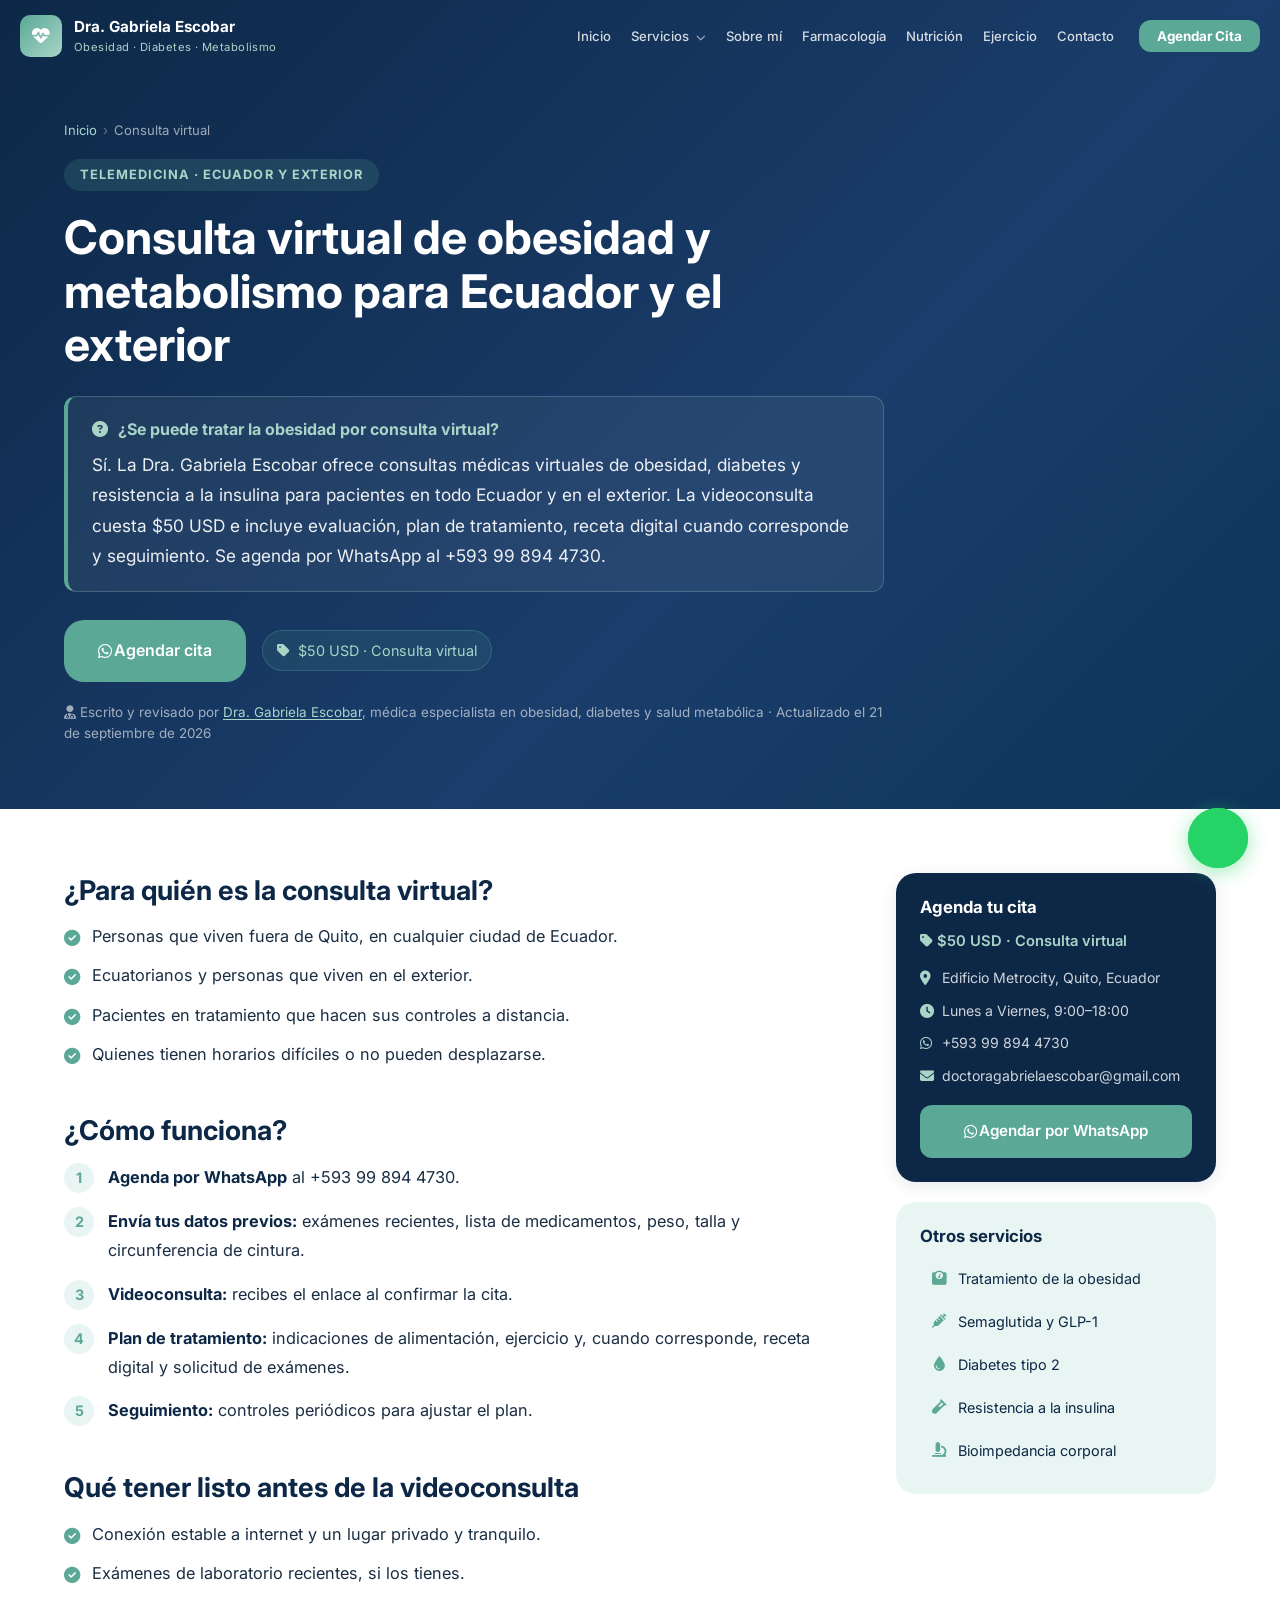
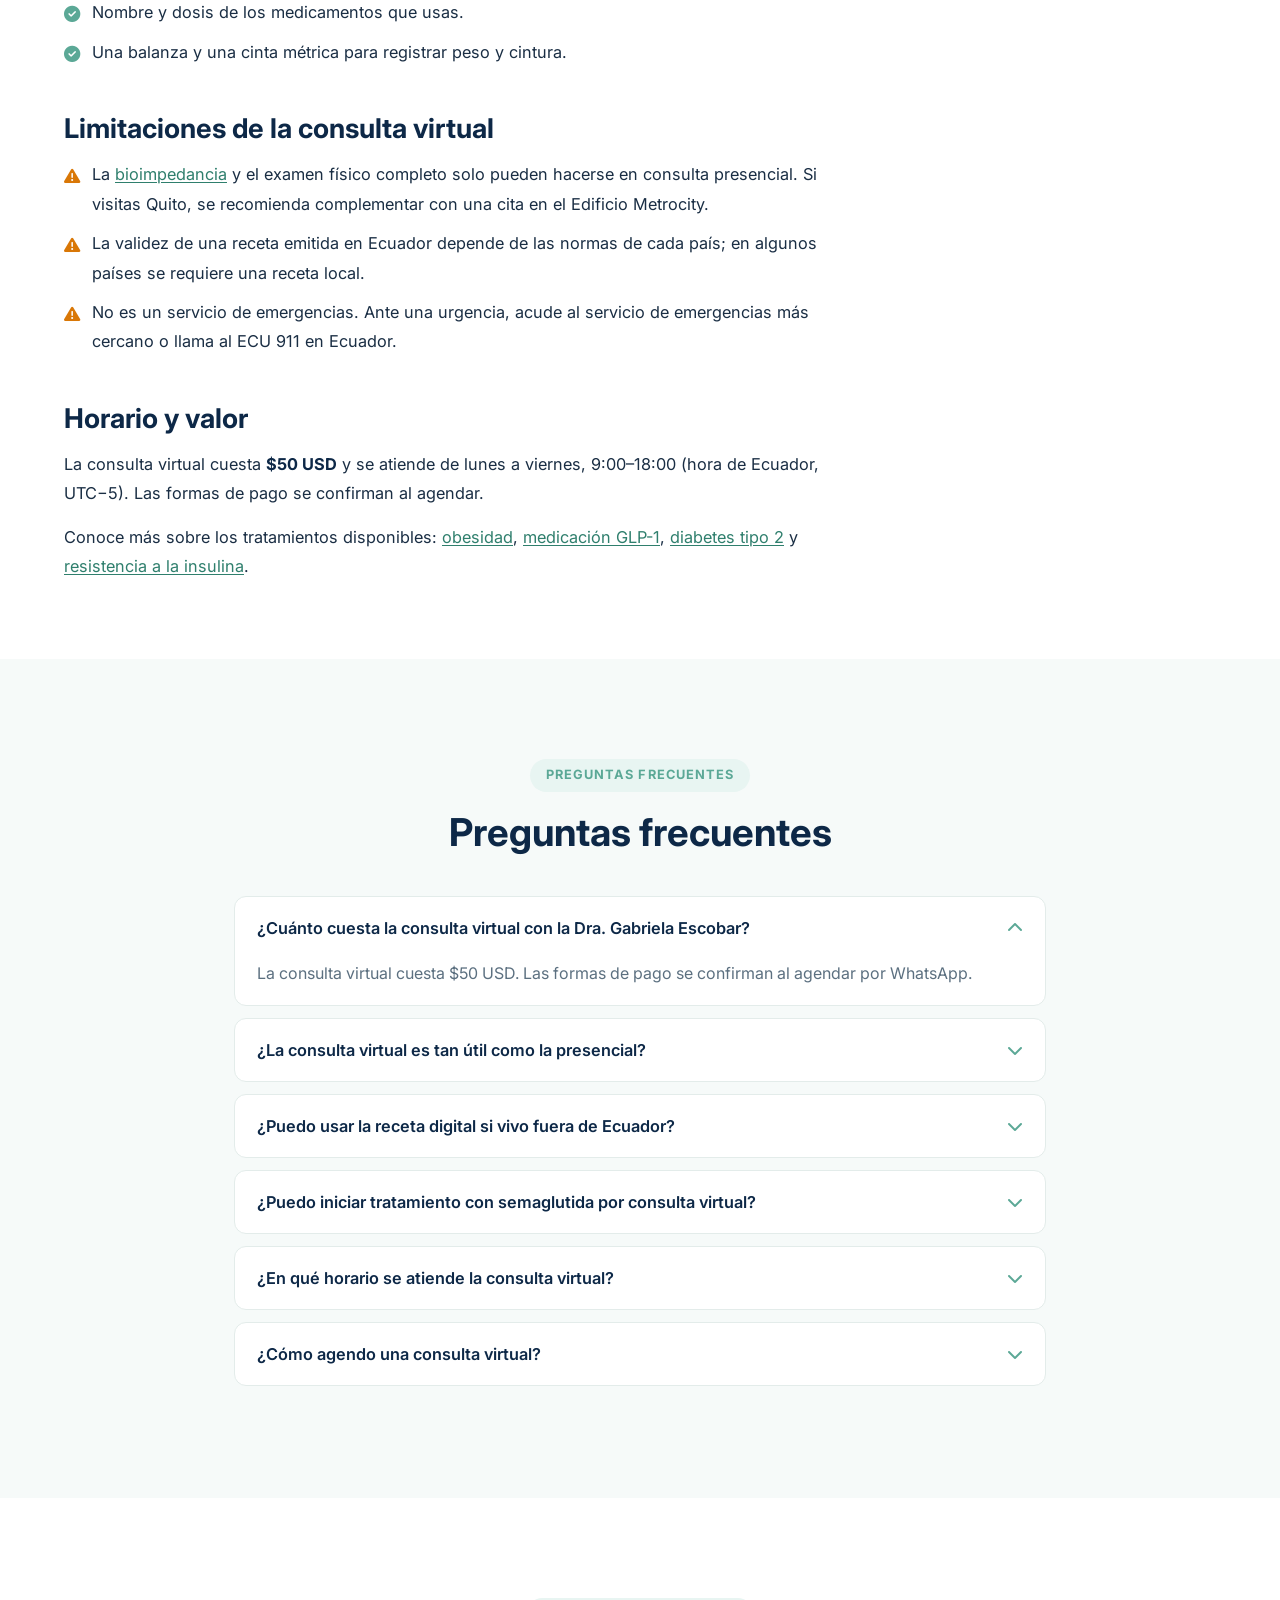
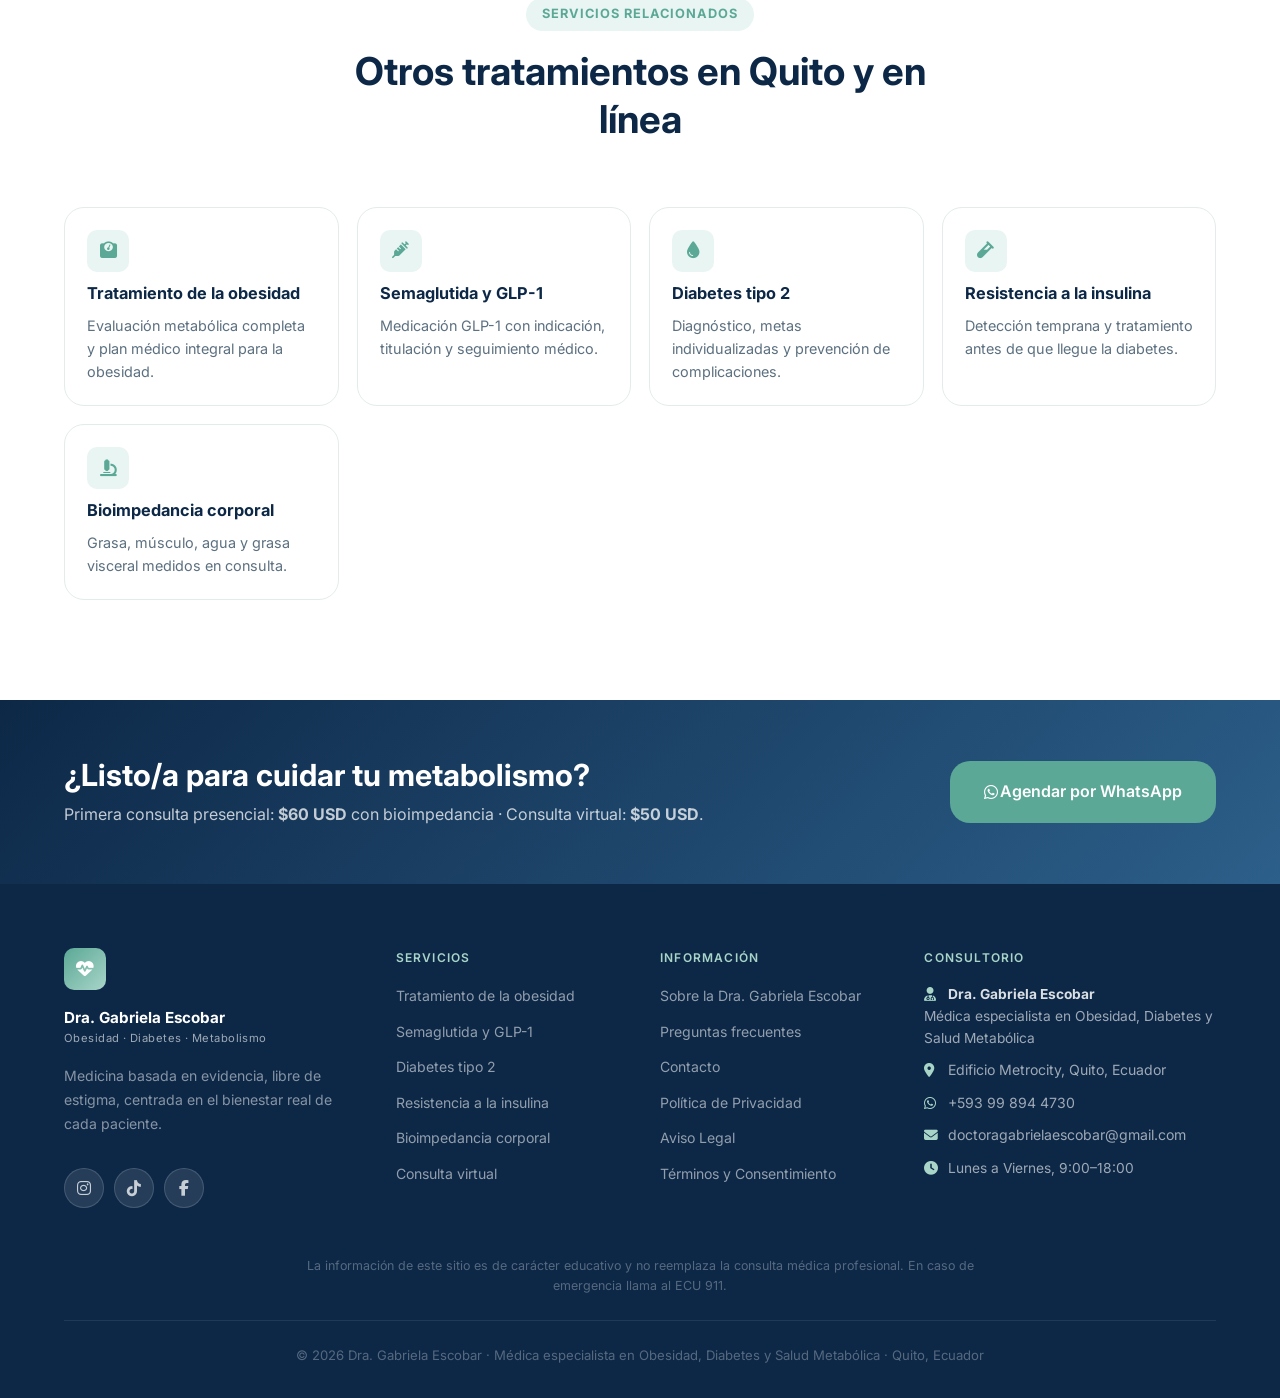
<file: consulta-virtual-obesidad/index.html>
<!DOCTYPE html>
<html lang="es-EC">
<head>
  <meta charset="UTF-8" />
  <meta name="viewport" content="width=device-width, initial-scale=1.0" />
  <title>Consulta virtual de obesidad y metabolismo | Dra. Gabriela Escobar</title>
  <meta name="description" content="Consulta médica virtual de obesidad, diabetes y resistencia a la insulina para todo Ecuador y el exterior. $50 USD, receta digital y seguimiento." />
  <link rel="canonical" href="https://dragabrielaescobar.com/consulta-virtual-obesidad/" />
  <meta name="robots" content="index, follow, max-image-preview:large, max-snippet:-1" />
  <meta name="author" content="Dra. Gabriela Escobar" />
  <meta name="theme-color" content="#0D2847" />
  <meta name="geo.region" content="EC-P" />
  <meta name="geo.placename" content="Quito" />
  <meta name="geo.position" content="-0.1846;-78.5036" />
  <meta name="ICBM" content="-0.1846, -78.5036" />
  <meta property="og:type" content="article" />
  <meta property="og:locale" content="es_EC" />
  <meta property="og:site_name" content="Dra. Gabriela Escobar" />
  <meta property="og:title" content="Consulta virtual de obesidad y metabolismo | Dra. Gabriela Escobar" />
  <meta property="og:description" content="Consulta médica virtual de obesidad, diabetes y resistencia a la insulina para todo Ecuador y el exterior. $50 USD, receta digital y seguimiento." />
  <meta property="og:url" content="https://dragabrielaescobar.com/consulta-virtual-obesidad/" />
  <meta property="og:image" content="https://dragabrielaescobar.com/assets/img/dra-gabriela-escobar.jpg" />
  <meta property="og:image:width" content="1024" />
  <meta property="og:image:height" content="1024" />
  <meta property="og:image:alt" content="Dra. Gabriela Escobar, especialista en obesidad y diabetes en Quito" />
  <meta name="twitter:card" content="summary_large_image" />
  <meta name="twitter:title" content="Consulta virtual de obesidad y metabolismo | Dra. Gabriela Escobar" />
  <meta name="twitter:description" content="Consulta médica virtual de obesidad, diabetes y resistencia a la insulina para todo Ecuador y el exterior. $50 USD, receta digital y seguimiento." />
  <meta name="twitter:image" content="https://dragabrielaescobar.com/assets/img/dra-gabriela-escobar.jpg" />
  <link rel="alternate" type="text/plain" title="llms.txt" href="/llms.txt" />
  <link rel="preconnect" href="https://fonts.googleapis.com" />
  <link rel="preconnect" href="https://fonts.gstatic.com" crossorigin />
  <link href="https://fonts.googleapis.com/css2?family=Inter:wght@300;400;500;600;700&family=Playfair+Display:ital,wght@0,500;1,400&display=swap" rel="stylesheet" />
  <link rel="stylesheet" href="https://cdnjs.cloudflare.com/ajax/libs/font-awesome/6.5.0/css/all.min.css" />
  <!-- TODO (E-E-A-T): completar en el nodo "#dra" del JSON-LD cuando se tengan los datos reales:
       - "identifier": {"@type":"PropertyValue","propertyID":"Registro profesional ACESS","value":"<NÚMERO>"}
       - "alumniOf": [{"@type":"CollegeOrUniversity","name":"<UNIVERSIDAD DEL TÍTULO DE MEDICINA>"}]
       - recognizedBy del máster: {"@type":"CollegeOrUniversity","name":"<UNIVERSIDAD DEL MÁSTER>"}
       - "memberOf": [{"@type":"MedicalOrganization","name":"<SOCIEDAD / ASOCIACIÓN>"}] -->
  <!-- PENDIENTE (reseñas): aggregateRating se deja DESACTIVADO a propósito. Enlace de reseñas: https://g.page/r/CRtSFnWoXdwcEBM/review
       Para activarlo, añadir al nodo "#consultorio" del JSON-LD (solo con datos reales y verificables de Google, nunca inventados):
       "aggregateRating": {"@type": "AggregateRating", "ratingValue": "X.X", "reviewCount": "N", "bestRating": "5"}
       Nota: Google no muestra estrellas para reseñas "propias" de LocalBusiness, pero el dato sigue siendo útil para IA. -->
  <script type="application/ld+json">
{
  "@context": "https://schema.org",
  "@graph": [
    {
      "@type": "WebSite",
      "@id": "https://dragabrielaescobar.com/#website",
      "url": "https://dragabrielaescobar.com/",
      "name": "Dra. Gabriela Escobar",
      "inLanguage": "es-EC",
      "publisher": {
        "@id": "https://dragabrielaescobar.com/#consultorio"
      }
    },
    {
      "@type": [
        "Physician",
        "MedicalClinic"
      ],
      "@id": "https://dragabrielaescobar.com/#consultorio",
      "name": "Dra. Gabriela Escobar",
      "alternateName": "Dra. Gabriela Escobar · Obesidad, Diabetes y Salud Metabólica",
      "description": "Consultorio de la Dra. Gabriela Escobar, médica especialista en obesidad, diabetes y salud metabólica en el Edificio Metrocity de Quito, Ecuador. Consulta presencial con bioimpedancia y consulta virtual para Ecuador y el exterior.",
      "url": "https://dragabrielaescobar.com/",
      "image": "https://dragabrielaescobar.com/assets/img/dra-gabriela-escobar.jpg",
      "logo": "https://dragabrielaescobar.com/assets/img/dra-gabriela-escobar.jpg",
      "telephone": "+593998944730",
      "email": "doctoragabrielaescobar@gmail.com",
      "priceRange": "$50–$60 USD",
      "currenciesAccepted": "USD",
      "isAcceptingNewPatients": true,
      "medicalSpecialty": [
        "https://schema.org/Endocrine",
        "https://schema.org/DietNutrition"
      ],
      "address": {
        "@type": "PostalAddress",
        "streetAddress": "Edificio Metrocity",
        "addressLocality": "Quito",
        "addressRegion": "Pichincha",
        "addressCountry": "EC"
      },
      "geo": {
        "@type": "GeoCoordinates",
        "latitude": -0.1846,
        "longitude": -78.5036
      },
      "hasMap": "https://www.google.com/maps/search/?api=1&query=Edificio+Metrocity+Quito+Ecuador",
      "openingHours": "Mo-Fr 09:00-18:00",
      "openingHoursSpecification": [
        {
          "@type": "OpeningHoursSpecification",
          "dayOfWeek": [
            "Monday",
            "Tuesday",
            "Wednesday",
            "Thursday",
            "Friday"
          ],
          "opens": "09:00",
          "closes": "18:00"
        }
      ],
      "areaServed": [
        {
          "@type": "City",
          "name": "Quito"
        },
        {
          "@type": "Country",
          "name": "Ecuador"
        }
      ],
      "founder": {
        "@id": "https://dragabrielaescobar.com/#dra"
      },
      "employee": {
        "@id": "https://dragabrielaescobar.com/#dra"
      },
      "availableService": [
        {
          "@type": "MedicalTherapy",
          "name": "Tratamiento médico de la obesidad",
          "url": "https://dragabrielaescobar.com/tratamiento-obesidad-quito/"
        },
        {
          "@type": "MedicalTherapy",
          "name": "Tratamiento con semaglutida y agonistas GLP-1 bajo supervisión médica",
          "url": "https://dragabrielaescobar.com/semaglutida-glp1-quito/"
        },
        {
          "@type": "MedicalTherapy",
          "name": "Manejo de diabetes tipo 2 y prediabetes",
          "url": "https://dragabrielaescobar.com/diabetes-tipo-2-quito/"
        },
        {
          "@type": "MedicalTherapy",
          "name": "Diagnóstico y tratamiento de la resistencia a la insulina",
          "url": "https://dragabrielaescobar.com/resistencia-insulina-quito/"
        },
        {
          "@type": "DiagnosticProcedure",
          "name": "Bioimpedancia y análisis de composición corporal",
          "url": "https://dragabrielaescobar.com/bioimpedancia-quito/"
        },
        {
          "@type": "MedicalTherapy",
          "name": "Consulta virtual de obesidad y metabolismo",
          "url": "https://dragabrielaescobar.com/consulta-virtual-obesidad/"
        }
      ],
      "makesOffer": [
        {
          "@type": "Offer",
          "name": "Primera consulta presencial con bioimpedancia",
          "price": "60",
          "priceCurrency": "USD"
        },
        {
          "@type": "Offer",
          "name": "Consulta virtual (telemedicina)",
          "price": "50",
          "priceCurrency": "USD"
        }
      ],
      "sameAs": [
        "https://www.instagram.com/dra.gabriela.escobar/",
        "https://www.tiktok.com/@dra.gabriela.escobar",
        "https://www.facebook.com/profile.php?id=61577849005221"
      ],
      "potentialAction": {
        "@type": "ReviewAction",
        "name": "Dejar una reseña en Google",
        "target": "https://g.page/r/CRtSFnWoXdwcEBM/review"
      }
    },
    {
      "@type": "Person",
      "@id": "https://dragabrielaescobar.com/#dra",
      "name": "Gabriela Escobar",
      "honorificPrefix": "Dra.",
      "jobTitle": "Médica especialista en Obesidad, Diabetes y Salud Metabólica",
      "description": "Médica especialista en obesidad, diabetes y salud metabólica en Quito, Ecuador, con Máster en Obesidad y Enfermedades Metabólicas.",
      "image": "https://dragabrielaescobar.com/assets/img/dra-gabriela-escobar.jpg",
      "url": "https://dragabrielaescobar.com/sobre-mi/",
      "email": "doctoragabrielaescobar@gmail.com",
      "telephone": "+593998944730",
      "worksFor": {
        "@id": "https://dragabrielaescobar.com/#consultorio"
      },
      "hasCredential": {
        "@type": "EducationalOccupationalCredential",
        "credentialCategory": "degree",
        "educationalLevel": "Máster",
        "name": "Máster en Obesidad y Enfermedades Metabólicas"
      },
      "knowsAbout": [
        "Obesidad",
        "Diabetes mellitus tipo 2",
        "Prediabetes",
        "Resistencia a la insulina",
        "Salud metabólica",
        "Agonistas del receptor GLP-1",
        "Semaglutida",
        "Tirzepatida",
        "Bioimpedancia y composición corporal",
        "Nutrición clínica",
        "Ejercicio terapéutico"
      ],
      "knowsLanguage": "es",
      "sameAs": [
        "https://www.instagram.com/dra.gabriela.escobar/",
        "https://www.tiktok.com/@dra.gabriela.escobar",
        "https://www.facebook.com/profile.php?id=61577849005221"
      ]
    },
    {
      "@type": "MedicalWebPage",
      "@id": "https://dragabrielaescobar.com/consulta-virtual-obesidad/#webpage",
      "url": "https://dragabrielaescobar.com/consulta-virtual-obesidad/",
      "name": "Consulta virtual de obesidad y metabolismo | Dra. Gabriela Escobar",
      "description": "Consulta médica virtual de obesidad, diabetes y resistencia a la insulina para todo Ecuador y el exterior. $50 USD, receta digital y seguimiento.",
      "inLanguage": "es-EC",
      "isPartOf": {
        "@id": "https://dragabrielaescobar.com/#website"
      },
      "primaryImageOfPage": {
        "@type": "ImageObject",
        "url": "https://dragabrielaescobar.com/assets/img/dra-gabriela-escobar.jpg"
      },
      "author": {
        "@id": "https://dragabrielaescobar.com/#dra"
      },
      "publisher": {
        "@id": "https://dragabrielaescobar.com/#consultorio"
      },
      "dateModified": "2026-09-21",
      "lastReviewed": "2026-09-21",
      "reviewedBy": {
        "@id": "https://dragabrielaescobar.com/#dra"
      },
      "speakable": {
        "@type": "SpeakableSpecification",
        "cssSelector": [
          ".direct-answer"
        ]
      },
      "about": [
        {
          "@type": "MedicalCondition",
          "name": "Obesidad"
        },
        {
          "@type": "MedicalCondition",
          "name": "Diabetes mellitus tipo 2"
        }
      ],
      "breadcrumb": {
        "@id": "https://dragabrielaescobar.com/consulta-virtual-obesidad/#breadcrumb"
      }
    },
    {
      "@type": "BreadcrumbList",
      "@id": "https://dragabrielaescobar.com/consulta-virtual-obesidad/#breadcrumb",
      "itemListElement": [
        {
          "@type": "ListItem",
          "position": 1,
          "name": "Inicio",
          "item": "https://dragabrielaescobar.com/"
        },
        {
          "@type": "ListItem",
          "position": 2,
          "name": "Consulta virtual",
          "item": "https://dragabrielaescobar.com/consulta-virtual-obesidad/"
        }
      ]
    },
    {
      "@type": "FAQPage",
      "@id": "https://dragabrielaescobar.com/consulta-virtual-obesidad/#faq",
      "isPartOf": {
        "@id": "https://dragabrielaescobar.com/consulta-virtual-obesidad/#webpage"
      },
      "mainEntity": [
        {
          "@type": "Question",
          "name": "¿Cuánto cuesta la consulta virtual con la Dra. Gabriela Escobar?",
          "acceptedAnswer": {
            "@type": "Answer",
            "text": "La consulta virtual cuesta $50 USD. Las formas de pago se confirman al agendar por WhatsApp."
          }
        },
        {
          "@type": "Question",
          "name": "¿La consulta virtual es tan útil como la presencial?",
          "acceptedAnswer": {
            "@type": "Answer",
            "text": "Para la evaluación, el plan de tratamiento y el seguimiento, sí. La bioimpedancia y el examen físico completo solo se pueden hacer en consulta presencial en Quito."
          }
        },
        {
          "@type": "Question",
          "name": "¿Puedo usar la receta digital si vivo fuera de Ecuador?",
          "acceptedAnswer": {
            "@type": "Answer",
            "text": "Depende de las normas de cada país. En algunos países se acepta una receta extranjera y en otros se requiere una receta de un médico local."
          }
        },
        {
          "@type": "Question",
          "name": "¿Puedo iniciar tratamiento con semaglutida por consulta virtual?",
          "acceptedAnswer": {
            "@type": "Answer",
            "text": "Es posible si el medicamento está indicado y se cuenta con la información clínica y los exámenes necesarios. En algunos casos la doctora recomendará una evaluación presencial antes de iniciarlo."
          }
        },
        {
          "@type": "Question",
          "name": "¿En qué horario se atiende la consulta virtual?",
          "acceptedAnswer": {
            "@type": "Answer",
            "text": "De lunes a viernes, de 9:00 a 18:00, hora de Ecuador (UTC−5)."
          }
        },
        {
          "@type": "Question",
          "name": "¿Cómo agendo una consulta virtual?",
          "acceptedAnswer": {
            "@type": "Answer",
            "text": "Escribe por WhatsApp al +593 99 894 4730 indicando que deseas una consulta virtual."
          }
        }
      ]
    }
  ]
}
  </script>
  <link rel="stylesheet" href="/styles.css" />
  <!-- Meta Pixel -->
  <script>
  !function(f,b,e,v,n,t,s)
  {if(f.fbq)return;n=f.fbq=function(){n.callMethod?
  n.callMethod.apply(n,arguments):n.queue.push(arguments)};
  if(!f._fbq)f._fbq=n;n.push=n;n.loaded=!0;n.version='2.0';
  n.queue=[];t=b.createElement(e);t.async=!0;
  t.src=v;s=b.getElementsByTagName(e)[0];
  s.parentNode.insertBefore(t,s)}(window, document,'script',
  'https://connect.facebook.net/en_US/fbevents.js');
  fbq('init', '27390624731202');
  fbq('track', 'PageView');
  </script>
  <noscript>
    <img height="1" width="1" style="display:none" alt=""
    src="https://www.facebook.com/tr?id=27390624731202&ev=PageView&noscript=1"/>
  </noscript>
  <!-- Fin Meta Pixel -->
</head>
<body class="subpage">

<a class="skip-link" href="#contenido">Saltar al contenido</a>

<nav id="navbar" aria-label="Navegación principal">
  <div class="nav-container">
    <a href="/" class="nav-logo" aria-label="Dra. Gabriela Escobar – Inicio">
      <span class="logo-icon"><i class="fas fa-heartbeat" aria-hidden="true"></i></span>
      <div>
        <span class="logo-name">Dra. Gabriela Escobar</span>
        <span class="logo-sub">Obesidad · Diabetes · Metabolismo</span>
      </div>
    </a>
    <ul class="nav-links" id="navLinks">
      <li><a href="/#inicio" class="nav-link">Inicio</a></li>
      <li class="nav-dropdown">
        <a href="/#servicios" class="nav-link nav-dropdown-toggle" aria-haspopup="true">Servicios <i class="fas fa-chevron-down" aria-hidden="true"></i></a>
        <ul class="nav-submenu" aria-label="Servicios">
          <li><a href="/tratamiento-obesidad-quito/"><i class="fas fa-weight-scale" aria-hidden="true"></i> Tratamiento de la obesidad</a></li>
          <li><a href="/semaglutida-glp1-quito/"><i class="fas fa-syringe" aria-hidden="true"></i> Semaglutida y GLP-1</a></li>
          <li><a href="/diabetes-tipo-2-quito/"><i class="fas fa-droplet" aria-hidden="true"></i> Diabetes tipo 2</a></li>
          <li><a href="/resistencia-insulina-quito/"><i class="fas fa-vial" aria-hidden="true"></i> Resistencia a la insulina</a></li>
          <li><a href="/bioimpedancia-quito/"><i class="fas fa-microscope" aria-hidden="true"></i> Bioimpedancia corporal</a></li>
          <li><a href="/consulta-virtual-obesidad/"><i class="fas fa-video" aria-hidden="true"></i> Consulta virtual</a></li>
        </ul>
      </li>
      <li><a href="/sobre-mi/" class="nav-link">Sobre mí</a></li>
      <li><a href="/#farmacologia" class="nav-link">Farmacología</a></li>
      <li><a href="/#nutricion" class="nav-link">Nutrición</a></li>
      <li><a href="/#ejercicio" class="nav-link">Ejercicio</a></li>
      <li><a href="/#contacto" class="nav-link">Contacto</a></li>
      <li><a href="/#resultados" class="nav-pill-mint">Resultados</a></li>
      <li><a href="/#calculadora" class="nav-pill-mint">Calculadora</a></li>
      <li><a href="/#bioprecise" class="nav-pill-mint">Bio-Precise™</a></li>
      <li><a href="/#opiniones" class="nav-pill-mint">Opiniones</a></li>
      <li><a href="https://wa.me/593998944730?text=Hola,%20Dra.%20Escobar.%20Me%20gustar%C3%ADa%20agendar%20una%20cita%20m%C3%A9dica." class="nav-cta-btn" target="_blank" rel="noopener">Agendar Cita</a></li>
    </ul>
    <button class="hamburger" id="hamburger" aria-label="Abrir menú" aria-controls="navLinks" aria-expanded="false">
      <span></span><span></span><span></span>
    </button>
  </div>
</nav>

<main id="contenido">
<header class="page-hero">
  <div class="container page-hero-inner">
    <div class="page-hero-text">
      <nav class="breadcrumb" aria-label="Ruta de navegación">
        <ol>
          <li><a href="/">Inicio</a></li>
          <li aria-current="page">Consulta virtual</li>
        </ol>
      </nav>
      <span class="section-tag">Telemedicina · Ecuador y exterior</span>
      <h1>Consulta virtual de obesidad y metabolismo para Ecuador y el exterior</h1>
      <div class="direct-answer-box">
        <p class="direct-answer-q"><i class="fas fa-circle-question" aria-hidden="true"></i> ¿Se puede tratar la obesidad por consulta virtual?</p>
        <p class="direct-answer">Sí. La Dra. Gabriela Escobar ofrece consultas médicas virtuales de obesidad, diabetes y resistencia a la insulina para pacientes en todo Ecuador y en el exterior. La videoconsulta cuesta $50 USD e incluye evaluación, plan de tratamiento, receta digital cuando corresponde y seguimiento. Se agenda por WhatsApp al +593 99 894 4730.</p>
      </div>
      <div class="page-hero-actions">
        <a href="https://wa.me/593998944730?text=Hola,%20Dra.%20Escobar.%20Me%20gustar%C3%ADa%20agendar%20una%20consulta%20virtual." class="btn btn-primary btn-lg" target="_blank" rel="noopener"><i class="fab fa-whatsapp" aria-hidden="true"></i> Agendar cita</a>
        <span class="page-price"><i class="fas fa-tag" aria-hidden="true"></i> $50 USD · Consulta virtual</span>
      </div>
      <p class="page-meta"><i class="fas fa-user-doctor" aria-hidden="true"></i> Escrito y revisado por <a href="/sobre-mi/">Dra. Gabriela Escobar</a>, médica especialista en obesidad, diabetes y salud metabólica · Actualizado el 21 de septiembre de 2026</p>
    </div>

  </div>
</header>

<div class="container page-layout">
  <article class="prose">

<section>
  <h2>¿Para quién es la consulta virtual?</h2>
  <ul class="check-list">
    <li>Personas que viven fuera de Quito, en cualquier ciudad de Ecuador.</li>
    <li>Ecuatorianos y personas que viven en el exterior.</li>
    <li>Pacientes en tratamiento que hacen sus controles a distancia.</li>
    <li>Quienes tienen horarios difíciles o no pueden desplazarse.</li>
  </ul>
</section>

<section>
  <h2>¿Cómo funciona?</h2>
  <ol class="steps">
    <li><strong>Agenda por WhatsApp</strong> al +593 99 894 4730.</li>
    <li><strong>Envía tus datos previos:</strong> exámenes recientes, lista de medicamentos, peso, talla y circunferencia de cintura.</li>
    <li><strong>Videoconsulta:</strong> recibes el enlace al confirmar la cita.<!-- TODO: indicar la plataforma de videollamada que se usa. --></li>
    <li><strong>Plan de tratamiento:</strong> indicaciones de alimentación, ejercicio y, cuando corresponde, receta digital y solicitud de exámenes.</li>
    <li><strong>Seguimiento:</strong> controles periódicos para ajustar el plan.</li>
  </ol>
</section>

<section>
  <h2>Qué tener listo antes de la videoconsulta</h2>
  <ul class="check-list">
    <li>Conexión estable a internet y un lugar privado y tranquilo.</li>
    <li>Exámenes de laboratorio recientes, si los tienes.</li>
    <li>Nombre y dosis de los medicamentos que usas.</li>
    <li>Una balanza y una cinta métrica para registrar peso y cintura.</li>
  </ul>
</section>

<section>
  <h2>Limitaciones de la consulta virtual</h2>
  <ul class="warn-list">
    <li>La <a href="/bioimpedancia-quito/">bioimpedancia</a> y el examen físico completo solo pueden hacerse en consulta presencial. Si visitas Quito, se recomienda complementar con una cita en el Edificio Metrocity.</li>
    <li>La validez de una receta emitida en Ecuador depende de las normas de cada país; en algunos países se requiere una receta local.</li>
    <li>No es un servicio de emergencias. Ante una urgencia, acude al servicio de emergencias más cercano o llama al ECU 911 en Ecuador.</li>
  </ul>
</section>

<section>
  <h2>Horario y valor</h2>
  <p>La consulta virtual cuesta <strong>$50 USD</strong> y se atiende de lunes a viernes, 9:00–18:00 (hora de Ecuador, UTC−5). Las formas de pago se confirman al agendar.<!-- TODO: detallar formas de pago aceptadas (transferencia, tarjeta, PayPal, etc.). --></p>
  <p>Conoce más sobre los tratamientos disponibles: <a href="/tratamiento-obesidad-quito/">obesidad</a>, <a href="/semaglutida-glp1-quito/">medicación GLP-1</a>, <a href="/diabetes-tipo-2-quito/">diabetes tipo 2</a> y <a href="/resistencia-insulina-quito/">resistencia a la insulina</a>.</p>
</section>

  </article>
  <aside class="page-aside" aria-label="Agenda y otros servicios">
    <div class="aside-card">
      <h2 class="aside-title">Agenda tu cita</h2>
      <p class="aside-price"><i class="fas fa-tag" aria-hidden="true"></i> $50 USD · Consulta virtual</p>
      <ul class="aside-nap">
        <li><i class="fas fa-map-marker-alt" aria-hidden="true"></i> <a href="https://www.google.com/maps/search/?api=1&query=Edificio+Metrocity+Quito+Ecuador" target="_blank" rel="noopener">Edificio Metrocity, Quito, Ecuador</a></li>
        <li><i class="fas fa-clock" aria-hidden="true"></i> Lunes a Viernes, 9:00–18:00</li>
        <li><i class="fab fa-whatsapp" aria-hidden="true"></i> <a href="https://wa.me/593998944730" target="_blank" rel="noopener">+593 99 894 4730</a></li>
        <li><i class="fas fa-envelope" aria-hidden="true"></i> <a href="mailto:doctoragabrielaescobar@gmail.com">doctoragabrielaescobar@gmail.com</a></li>
      </ul>
      <a href="https://wa.me/593998944730?text=Hola,%20Dra.%20Escobar.%20Me%20gustar%C3%ADa%20agendar%20una%20consulta%20virtual." class="btn btn-primary btn-full" target="_blank" rel="noopener"><i class="fab fa-whatsapp" aria-hidden="true"></i> Agendar por WhatsApp</a>
    </div>
    <div class="aside-card aside-card-light">
      <h2 class="aside-title">Otros servicios</h2>
      <ul class="aside-links">
        <li><a href="/tratamiento-obesidad-quito/"><i class="fas fa-weight-scale" aria-hidden="true"></i> Tratamiento de la obesidad</a></li>
        <li><a href="/semaglutida-glp1-quito/"><i class="fas fa-syringe" aria-hidden="true"></i> Semaglutida y GLP-1</a></li>
        <li><a href="/diabetes-tipo-2-quito/"><i class="fas fa-droplet" aria-hidden="true"></i> Diabetes tipo 2</a></li>
        <li><a href="/resistencia-insulina-quito/"><i class="fas fa-vial" aria-hidden="true"></i> Resistencia a la insulina</a></li>
        <li><a href="/bioimpedancia-quito/"><i class="fas fa-microscope" aria-hidden="true"></i> Bioimpedancia corporal</a></li>
      </ul>
    </div>
  </aside>
</div>

<section class="section faq-section" id="preguntas-frecuentes" aria-labelledby="faq-title">
  <div class="container faq-container">
    <div class="section-header">
      <span class="section-tag">Preguntas frecuentes</span>
      <h2 id="faq-title">Preguntas frecuentes</h2>
    </div>
    <details class="faq-item" open>
      <summary><h3>¿Cuánto cuesta la consulta virtual con la Dra. Gabriela Escobar?</h3><i class="fas fa-chevron-down" aria-hidden="true"></i></summary>
      <div class="faq-answer"><p>La consulta virtual cuesta $50 USD. Las formas de pago se confirman al agendar por WhatsApp.</p></div>
    </details>
    <details class="faq-item">
      <summary><h3>¿La consulta virtual es tan útil como la presencial?</h3><i class="fas fa-chevron-down" aria-hidden="true"></i></summary>
      <div class="faq-answer"><p>Para la evaluación, el plan de tratamiento y el seguimiento, sí. La bioimpedancia y el examen físico completo solo se pueden hacer en consulta presencial en Quito.</p></div>
    </details>
    <details class="faq-item">
      <summary><h3>¿Puedo usar la receta digital si vivo fuera de Ecuador?</h3><i class="fas fa-chevron-down" aria-hidden="true"></i></summary>
      <div class="faq-answer"><p>Depende de las normas de cada país. En algunos países se acepta una receta extranjera y en otros se requiere una receta de un médico local.</p></div>
    </details>
    <details class="faq-item">
      <summary><h3>¿Puedo iniciar tratamiento con semaglutida por consulta virtual?</h3><i class="fas fa-chevron-down" aria-hidden="true"></i></summary>
      <div class="faq-answer"><p>Es posible si el medicamento está indicado y se cuenta con la información clínica y los exámenes necesarios. En algunos casos la doctora recomendará una evaluación presencial antes de iniciarlo.</p></div>
    </details>
    <details class="faq-item">
      <summary><h3>¿En qué horario se atiende la consulta virtual?</h3><i class="fas fa-chevron-down" aria-hidden="true"></i></summary>
      <div class="faq-answer"><p>De lunes a viernes, de 9:00 a 18:00, hora de Ecuador (UTC−5).</p></div>
    </details>
    <details class="faq-item">
      <summary><h3>¿Cómo agendo una consulta virtual?</h3><i class="fas fa-chevron-down" aria-hidden="true"></i></summary>
      <div class="faq-answer"><p>Escribe por WhatsApp al +593 99 894 4730 indicando que deseas una consulta virtual.</p></div>
    </details>
  </div>
</section>
<section class="section related-section" aria-labelledby="related-title">
  <div class="container">
    <div class="section-header">
      <span class="section-tag">Servicios relacionados</span>
      <h2 id="related-title">Otros tratamientos en Quito y en línea</h2>
    </div>
    <div class="related-grid">
      <a class="related-card" href="/tratamiento-obesidad-quito/">
        <span class="related-icon"><i class="fas fa-weight-scale" aria-hidden="true"></i></span>
        <strong>Tratamiento de la obesidad</strong>
        <span>Evaluación metabólica completa y plan médico integral para la obesidad.</span>
      </a>
      <a class="related-card" href="/semaglutida-glp1-quito/">
        <span class="related-icon"><i class="fas fa-syringe" aria-hidden="true"></i></span>
        <strong>Semaglutida y GLP-1</strong>
        <span>Medicación GLP-1 con indicación, titulación y seguimiento médico.</span>
      </a>
      <a class="related-card" href="/diabetes-tipo-2-quito/">
        <span class="related-icon"><i class="fas fa-droplet" aria-hidden="true"></i></span>
        <strong>Diabetes tipo 2</strong>
        <span>Diagnóstico, metas individualizadas y prevención de complicaciones.</span>
      </a>
      <a class="related-card" href="/resistencia-insulina-quito/">
        <span class="related-icon"><i class="fas fa-vial" aria-hidden="true"></i></span>
        <strong>Resistencia a la insulina</strong>
        <span>Detección temprana y tratamiento antes de que llegue la diabetes.</span>
      </a>
      <a class="related-card" href="/bioimpedancia-quito/">
        <span class="related-icon"><i class="fas fa-microscope" aria-hidden="true"></i></span>
        <strong>Bioimpedancia corporal</strong>
        <span>Grasa, músculo, agua y grasa visceral medidos en consulta.</span>
      </a>
    </div>
  </div>
</section>
<section class="cta-band" aria-label="Agendar cita">
  <div class="container cta-band-inner">
    <div>
      <h2>¿Listo/a para cuidar tu metabolismo?</h2>
      <p>Primera consulta presencial: <strong>$60 USD</strong> con bioimpedancia · Consulta virtual: <strong>$50 USD</strong>.</p>
    </div>
    <a href="https://wa.me/593998944730?text=Hola,%20Dra.%20Escobar.%20Me%20gustar%C3%ADa%20agendar%20una%20consulta%20virtual." class="btn btn-primary btn-lg" target="_blank" rel="noopener"><i class="fab fa-whatsapp" aria-hidden="true"></i> Agendar por WhatsApp</a>
  </div>
</section>
</main>

<footer class="footer">
  <div class="container">
    <div class="footer-grid footer-grid-4">
      <div class="footer-brand">
        <span class="logo-icon"><i class="fas fa-heartbeat" aria-hidden="true"></i></span>
        <div>
          <span class="logo-name">Dra. Gabriela Escobar</span>
          <span class="logo-sub" style="color:rgba(255,255,255,0.6)">Obesidad · Diabetes · Metabolismo</span>
        </div>
        <p>Medicina basada en evidencia, libre de estigma, centrada en el bienestar real de cada paciente.</p>
        <div class="footer-social">
          <a href="https://www.instagram.com/dra.gabriela.escobar?igsh=MXA1c2c0eDRmMWlibA%3D%3D&utm_source=qr" class="footer-social-icon footer-social-instagram" target="_blank" rel="noopener" aria-label="Instagram">
            <i class="fab fa-instagram" aria-hidden="true"></i>
          </a>
          <a href="https://www.tiktok.com/@dra.gabriela.escobar?_r=1&_t=ZS-95odnQcLvvU" class="footer-social-icon footer-social-tiktok" target="_blank" rel="noopener" aria-label="TikTok">
            <i class="fab fa-tiktok" aria-hidden="true"></i>
          </a>
          <a href="https://www.facebook.com/profile.php?id=61577849005221" class="footer-social-icon footer-social-facebook" target="_blank" rel="noopener" aria-label="Facebook">
            <i class="fab fa-facebook-f" aria-hidden="true"></i>
          </a>
        </div>
      </div>
      <div class="footer-links">
        <h4>Servicios</h4>
        <ul>
          <li><a href="/tratamiento-obesidad-quito/">Tratamiento de la obesidad</a></li>
          <li><a href="/semaglutida-glp1-quito/">Semaglutida y GLP-1</a></li>
          <li><a href="/diabetes-tipo-2-quito/">Diabetes tipo 2</a></li>
          <li><a href="/resistencia-insulina-quito/">Resistencia a la insulina</a></li>
          <li><a href="/bioimpedancia-quito/">Bioimpedancia corporal</a></li>
          <li><a href="/consulta-virtual-obesidad/">Consulta virtual</a></li>
        </ul>
      </div>
      <div class="footer-legal">
        <h4>Información</h4>
        <ul>
          <li><a href="/sobre-mi/">Sobre la Dra. Gabriela Escobar</a></li>
          <li><a href="/#preguntas-frecuentes">Preguntas frecuentes</a></li>
          <li><a href="/#contacto">Contacto</a></li>
          <li><a href="/politica-de-privacidad/">Política de Privacidad</a></li>
          <li><a href="/aviso-legal/">Aviso Legal</a></li>
          <li><a href="/terminos-y-consentimiento/">Términos y Consentimiento</a></li>
        </ul>
      </div>
      <div class="footer-links footer-nap">
        <h4>Consultorio</h4>
        <address>
          <p><i class="fas fa-user-doctor" aria-hidden="true"></i> <strong>Dra. Gabriela Escobar</strong><br/>Médica especialista en Obesidad, Diabetes y Salud Metabólica</p>
          <p><i class="fas fa-map-marker-alt" aria-hidden="true"></i> <a href="https://www.google.com/maps/search/?api=1&query=Edificio+Metrocity+Quito+Ecuador" target="_blank" rel="noopener">Edificio Metrocity, Quito, Ecuador</a></p>
          <p><i class="fab fa-whatsapp" aria-hidden="true"></i> <a href="https://wa.me/593998944730" target="_blank" rel="noopener">+593 99 894 4730</a></p>
          <p><i class="fas fa-envelope" aria-hidden="true"></i> <a href="mailto:doctoragabrielaescobar@gmail.com">doctoragabrielaescobar@gmail.com</a></p>
          <p><i class="fas fa-clock" aria-hidden="true"></i> Lunes a Viernes, 9:00–18:00</p>
        </address>
      </div>
    </div>
    <p class="disclaimer footer-disclaimer">La información de este sitio es de carácter educativo y no reemplaza la consulta médica profesional. En caso de emergencia llama al ECU 911.</p>
    <div class="footer-bottom">
      <p>© 2026 Dra. Gabriela Escobar · Médica especialista en Obesidad, Diabetes y Salud Metabólica · Quito, Ecuador</p>
    </div>
  </div>
</footer>

<!-- ═══════════════ WHATSAPP FLOAT ═══════════════ -->
<a href="https://wa.me/593998944730?text=Hola%20Dra.%20Gabriela,%20me%20interesa%20agendar%20una%20cita." class="whatsapp-float" target="_blank" rel="noopener" aria-label="Contactar por WhatsApp">
  <div class="whatsapp-pulse"></div>
  <i class="fab fa-whatsapp" aria-hidden="true"></i>
  <span class="whatsapp-tooltip">¡Escríbeme!</span>
</a>

<script src="/site.js" defer></script>
</body>
</html>
</file>
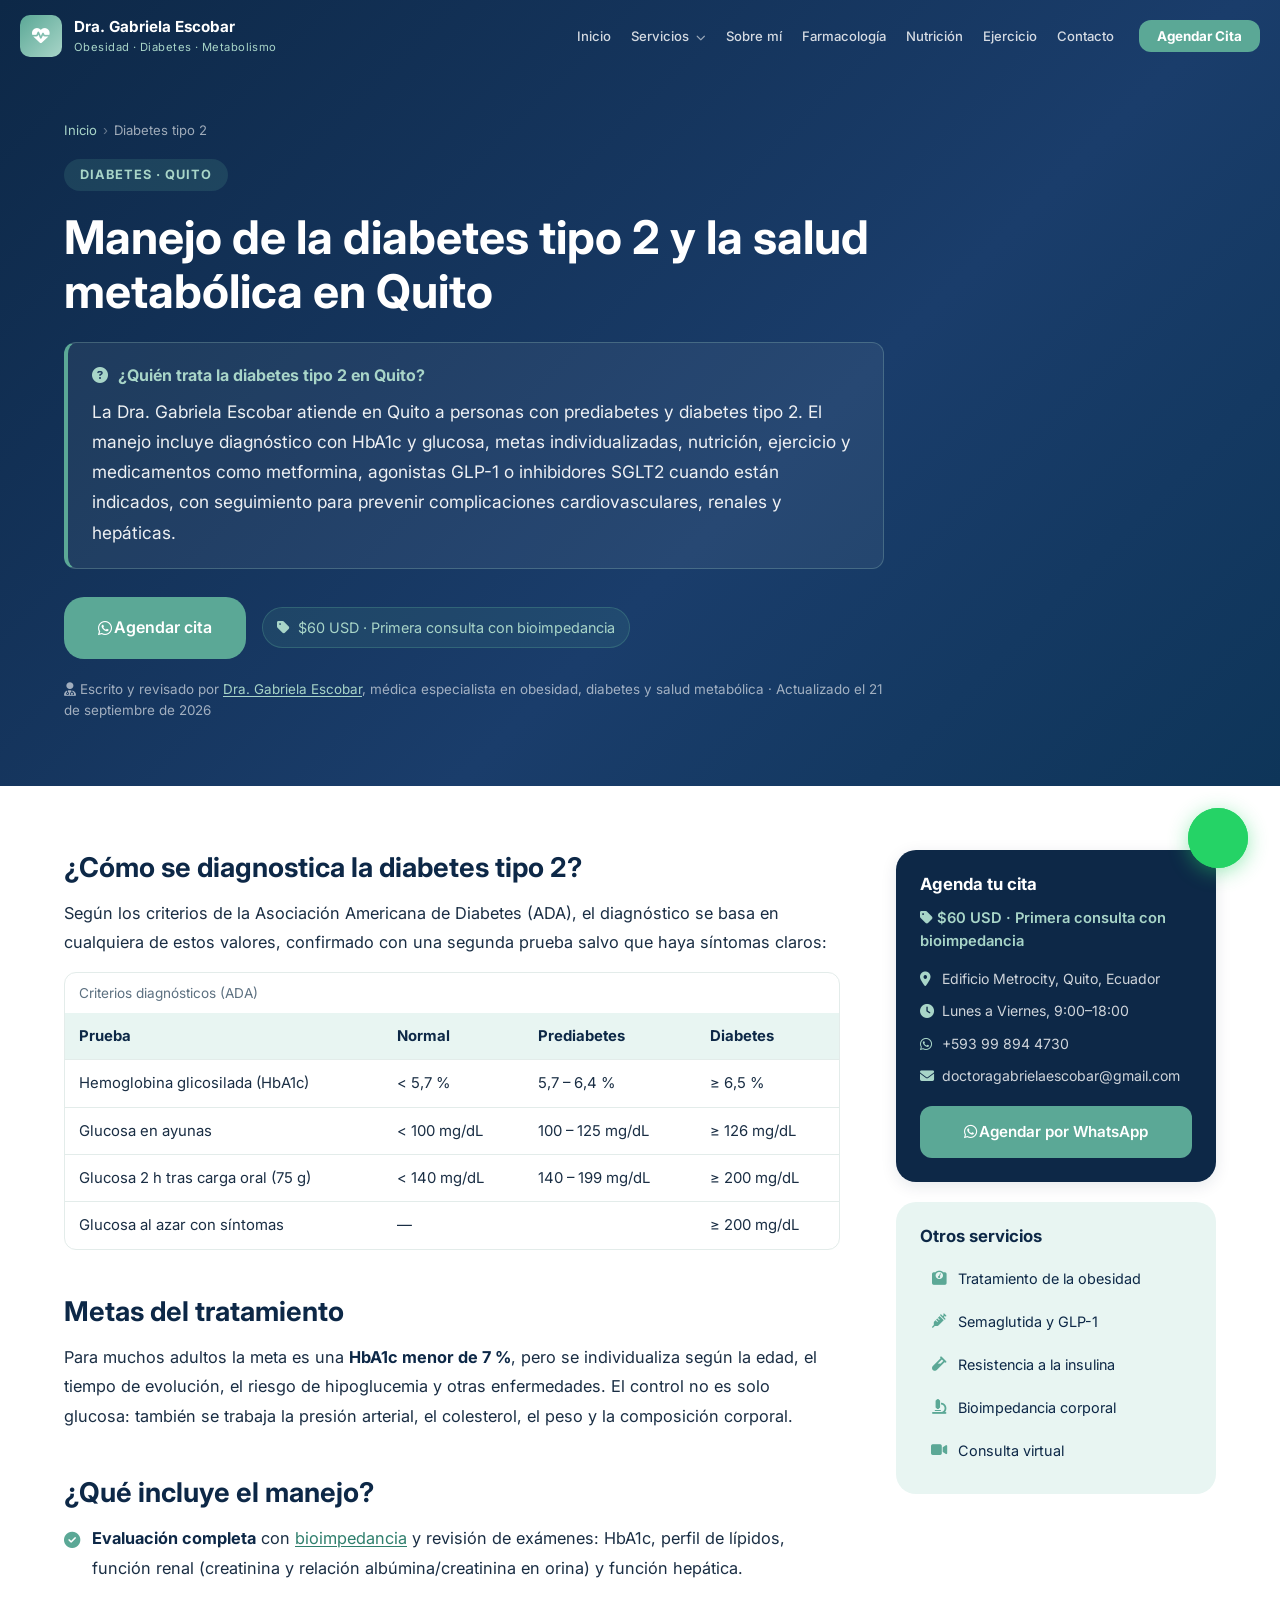
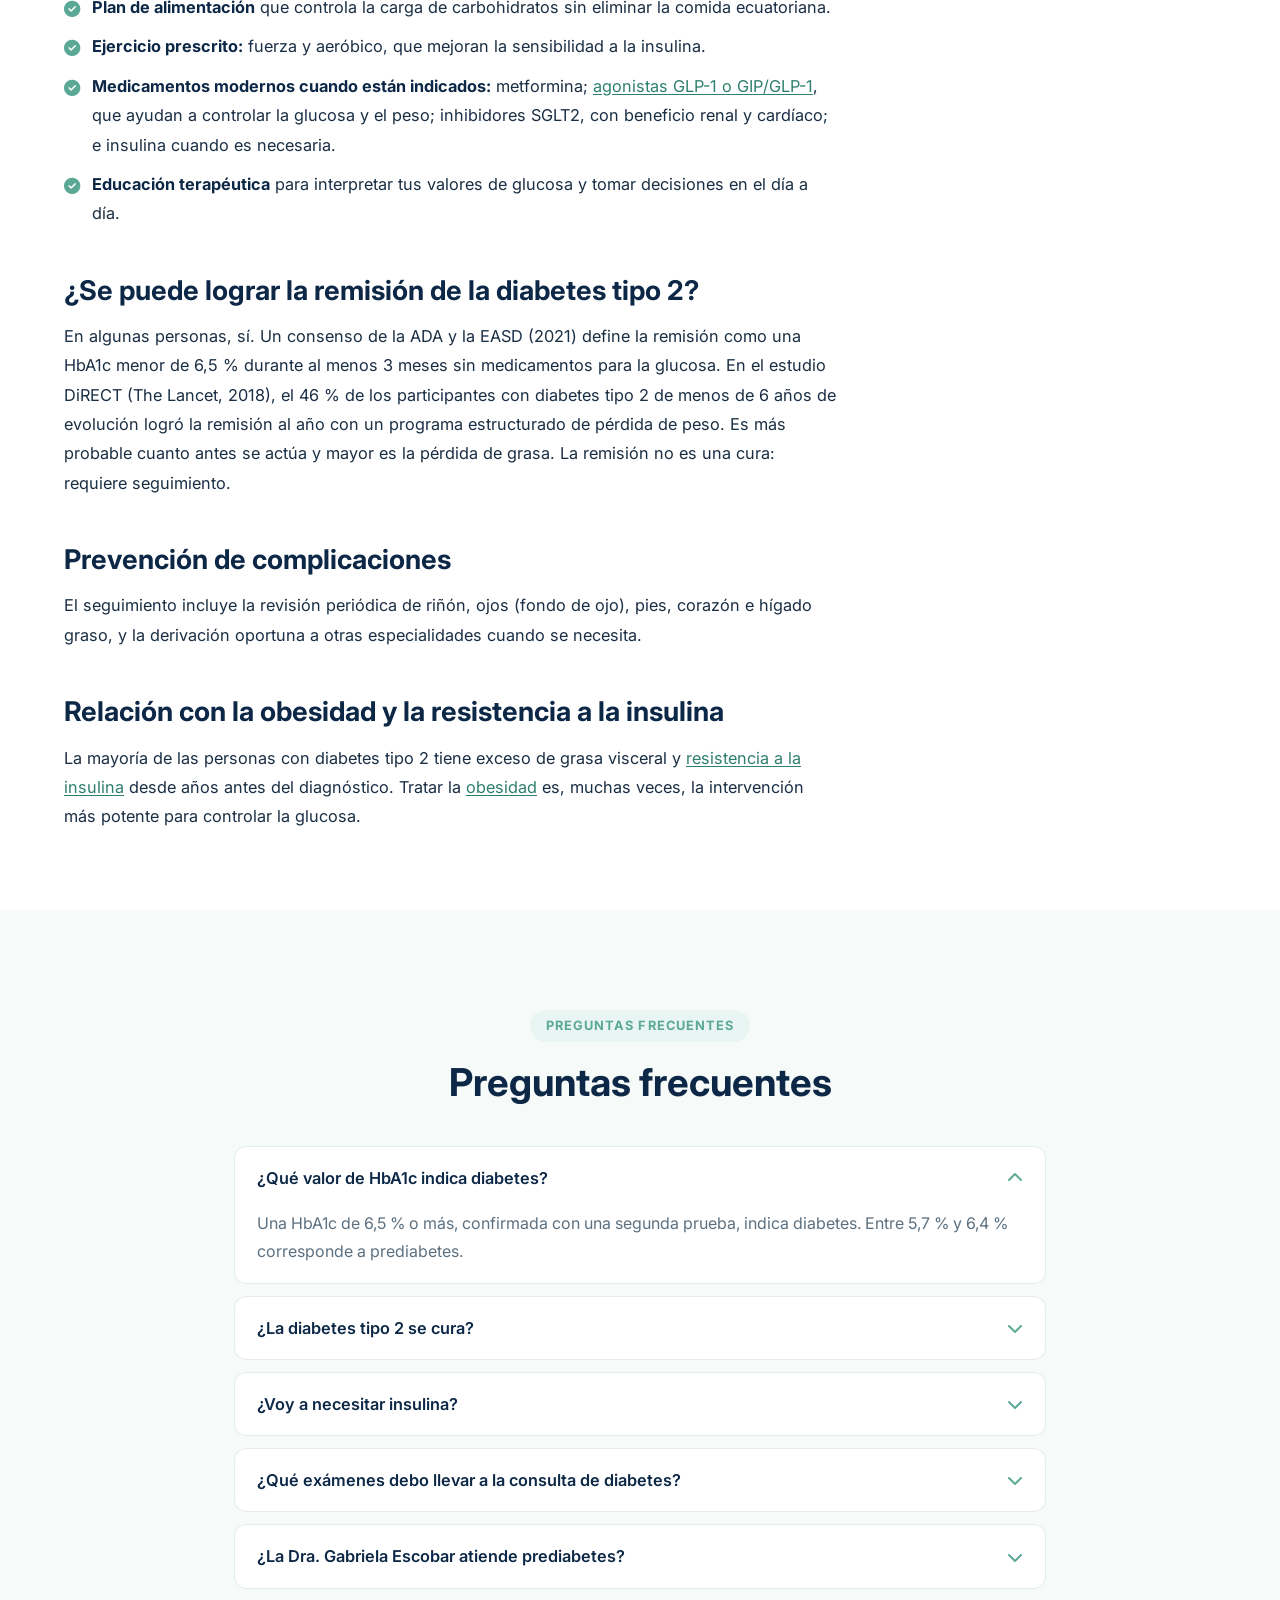
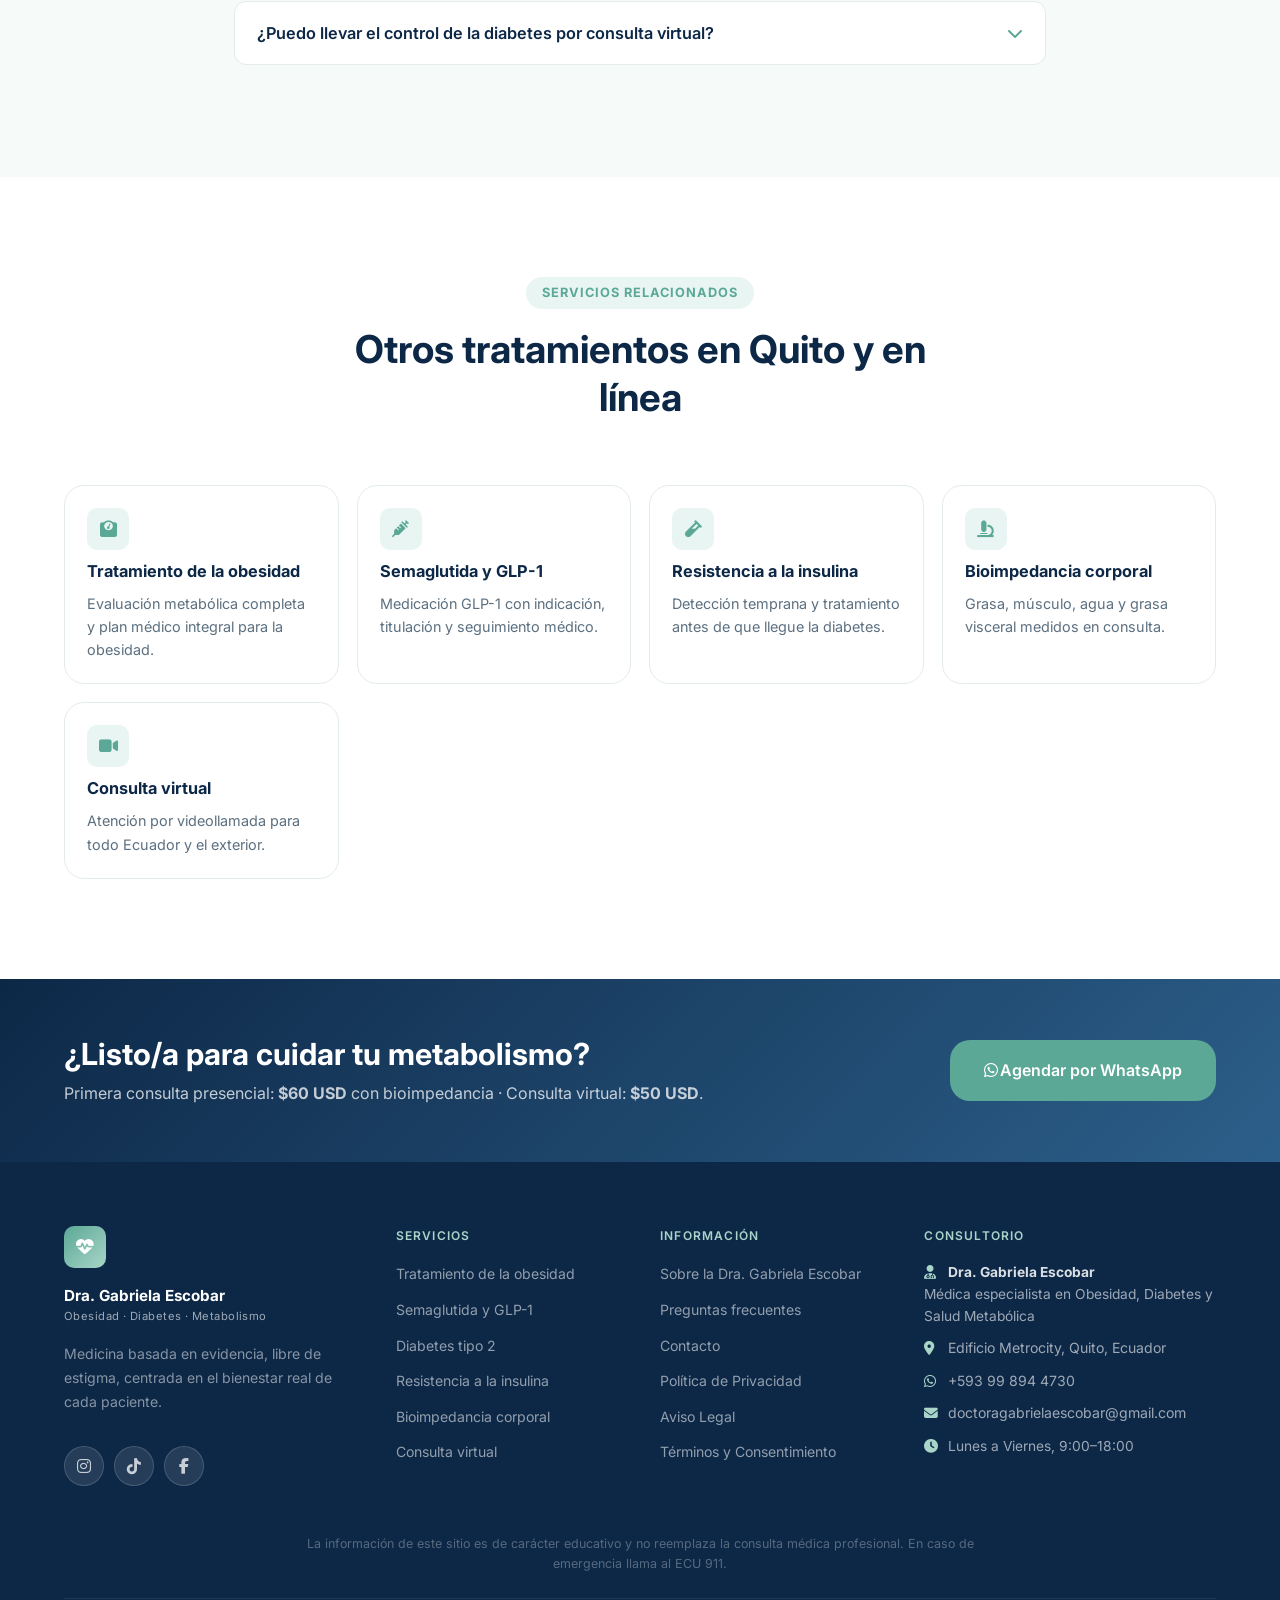
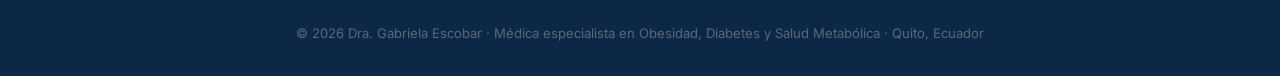
<file: diabetes-tipo-2-quito/index.html>
<!DOCTYPE html>
<html lang="es-EC">
<head>
  <meta charset="UTF-8" />
  <meta name="viewport" content="width=device-width, initial-scale=1.0" />
  <title>Diabetes tipo 2 y salud metabólica en Quito | Dra. Gabriela Escobar</title>
  <meta name="description" content="Manejo de la diabetes tipo 2 y la prediabetes en Quito: diagnóstico con HbA1c, metas individualizadas, fármacos modernos y prevención de complicaciones." />
  <link rel="canonical" href="https://dragabrielaescobar.com/diabetes-tipo-2-quito/" />
  <meta name="robots" content="index, follow, max-image-preview:large, max-snippet:-1" />
  <meta name="author" content="Dra. Gabriela Escobar" />
  <meta name="theme-color" content="#0D2847" />
  <meta name="geo.region" content="EC-P" />
  <meta name="geo.placename" content="Quito" />
  <meta name="geo.position" content="-0.1846;-78.5036" />
  <meta name="ICBM" content="-0.1846, -78.5036" />
  <meta property="og:type" content="article" />
  <meta property="og:locale" content="es_EC" />
  <meta property="og:site_name" content="Dra. Gabriela Escobar" />
  <meta property="og:title" content="Diabetes tipo 2 y salud metabólica en Quito | Dra. Gabriela Escobar" />
  <meta property="og:description" content="Manejo de la diabetes tipo 2 y la prediabetes en Quito: diagnóstico con HbA1c, metas individualizadas, fármacos modernos y prevención de complicaciones." />
  <meta property="og:url" content="https://dragabrielaescobar.com/diabetes-tipo-2-quito/" />
  <meta property="og:image" content="https://dragabrielaescobar.com/assets/img/dra-gabriela-escobar.jpg" />
  <meta property="og:image:width" content="1024" />
  <meta property="og:image:height" content="1024" />
  <meta property="og:image:alt" content="Dra. Gabriela Escobar, especialista en obesidad y diabetes en Quito" />
  <meta name="twitter:card" content="summary_large_image" />
  <meta name="twitter:title" content="Diabetes tipo 2 y salud metabólica en Quito | Dra. Gabriela Escobar" />
  <meta name="twitter:description" content="Manejo de la diabetes tipo 2 y la prediabetes en Quito: diagnóstico con HbA1c, metas individualizadas, fármacos modernos y prevención de complicaciones." />
  <meta name="twitter:image" content="https://dragabrielaescobar.com/assets/img/dra-gabriela-escobar.jpg" />
  <link rel="alternate" type="text/plain" title="llms.txt" href="/llms.txt" />
  <link rel="preconnect" href="https://fonts.googleapis.com" />
  <link rel="preconnect" href="https://fonts.gstatic.com" crossorigin />
  <link href="https://fonts.googleapis.com/css2?family=Inter:wght@300;400;500;600;700&family=Playfair+Display:ital,wght@0,500;1,400&display=swap" rel="stylesheet" />
  <link rel="stylesheet" href="https://cdnjs.cloudflare.com/ajax/libs/font-awesome/6.5.0/css/all.min.css" />
  <!-- TODO (E-E-A-T): completar en el nodo "#dra" del JSON-LD cuando se tengan los datos reales:
       - "identifier": {"@type":"PropertyValue","propertyID":"Registro profesional ACESS","value":"<NÚMERO>"}
       - "alumniOf": [{"@type":"CollegeOrUniversity","name":"<UNIVERSIDAD DEL TÍTULO DE MEDICINA>"}]
       - recognizedBy del máster: {"@type":"CollegeOrUniversity","name":"<UNIVERSIDAD DEL MÁSTER>"}
       - "memberOf": [{"@type":"MedicalOrganization","name":"<SOCIEDAD / ASOCIACIÓN>"}] -->
  <!-- PENDIENTE (reseñas): aggregateRating se deja DESACTIVADO a propósito. Enlace de reseñas: https://g.page/r/CRtSFnWoXdwcEBM/review
       Para activarlo, añadir al nodo "#consultorio" del JSON-LD (solo con datos reales y verificables de Google, nunca inventados):
       "aggregateRating": {"@type": "AggregateRating", "ratingValue": "X.X", "reviewCount": "N", "bestRating": "5"}
       Nota: Google no muestra estrellas para reseñas "propias" de LocalBusiness, pero el dato sigue siendo útil para IA. -->
  <script type="application/ld+json">
{
  "@context": "https://schema.org",
  "@graph": [
    {
      "@type": "WebSite",
      "@id": "https://dragabrielaescobar.com/#website",
      "url": "https://dragabrielaescobar.com/",
      "name": "Dra. Gabriela Escobar",
      "inLanguage": "es-EC",
      "publisher": {
        "@id": "https://dragabrielaescobar.com/#consultorio"
      }
    },
    {
      "@type": [
        "Physician",
        "MedicalClinic"
      ],
      "@id": "https://dragabrielaescobar.com/#consultorio",
      "name": "Dra. Gabriela Escobar",
      "alternateName": "Dra. Gabriela Escobar · Obesidad, Diabetes y Salud Metabólica",
      "description": "Consultorio de la Dra. Gabriela Escobar, médica especialista en obesidad, diabetes y salud metabólica en el Edificio Metrocity de Quito, Ecuador. Consulta presencial con bioimpedancia y consulta virtual para Ecuador y el exterior.",
      "url": "https://dragabrielaescobar.com/",
      "image": "https://dragabrielaescobar.com/assets/img/dra-gabriela-escobar.jpg",
      "logo": "https://dragabrielaescobar.com/assets/img/dra-gabriela-escobar.jpg",
      "telephone": "+593998944730",
      "email": "doctoragabrielaescobar@gmail.com",
      "priceRange": "$50–$60 USD",
      "currenciesAccepted": "USD",
      "isAcceptingNewPatients": true,
      "medicalSpecialty": [
        "https://schema.org/Endocrine",
        "https://schema.org/DietNutrition"
      ],
      "address": {
        "@type": "PostalAddress",
        "streetAddress": "Edificio Metrocity",
        "addressLocality": "Quito",
        "addressRegion": "Pichincha",
        "addressCountry": "EC"
      },
      "geo": {
        "@type": "GeoCoordinates",
        "latitude": -0.1846,
        "longitude": -78.5036
      },
      "hasMap": "https://www.google.com/maps/search/?api=1&query=Edificio+Metrocity+Quito+Ecuador",
      "openingHours": "Mo-Fr 09:00-18:00",
      "openingHoursSpecification": [
        {
          "@type": "OpeningHoursSpecification",
          "dayOfWeek": [
            "Monday",
            "Tuesday",
            "Wednesday",
            "Thursday",
            "Friday"
          ],
          "opens": "09:00",
          "closes": "18:00"
        }
      ],
      "areaServed": [
        {
          "@type": "City",
          "name": "Quito"
        },
        {
          "@type": "Country",
          "name": "Ecuador"
        }
      ],
      "founder": {
        "@id": "https://dragabrielaescobar.com/#dra"
      },
      "employee": {
        "@id": "https://dragabrielaescobar.com/#dra"
      },
      "availableService": [
        {
          "@type": "MedicalTherapy",
          "name": "Tratamiento médico de la obesidad",
          "url": "https://dragabrielaescobar.com/tratamiento-obesidad-quito/"
        },
        {
          "@type": "MedicalTherapy",
          "name": "Tratamiento con semaglutida y agonistas GLP-1 bajo supervisión médica",
          "url": "https://dragabrielaescobar.com/semaglutida-glp1-quito/"
        },
        {
          "@type": "MedicalTherapy",
          "name": "Manejo de diabetes tipo 2 y prediabetes",
          "url": "https://dragabrielaescobar.com/diabetes-tipo-2-quito/"
        },
        {
          "@type": "MedicalTherapy",
          "name": "Diagnóstico y tratamiento de la resistencia a la insulina",
          "url": "https://dragabrielaescobar.com/resistencia-insulina-quito/"
        },
        {
          "@type": "DiagnosticProcedure",
          "name": "Bioimpedancia y análisis de composición corporal",
          "url": "https://dragabrielaescobar.com/bioimpedancia-quito/"
        },
        {
          "@type": "MedicalTherapy",
          "name": "Consulta virtual de obesidad y metabolismo",
          "url": "https://dragabrielaescobar.com/consulta-virtual-obesidad/"
        }
      ],
      "makesOffer": [
        {
          "@type": "Offer",
          "name": "Primera consulta presencial con bioimpedancia",
          "price": "60",
          "priceCurrency": "USD"
        },
        {
          "@type": "Offer",
          "name": "Consulta virtual (telemedicina)",
          "price": "50",
          "priceCurrency": "USD"
        }
      ],
      "sameAs": [
        "https://www.instagram.com/dra.gabriela.escobar/",
        "https://www.tiktok.com/@dra.gabriela.escobar",
        "https://www.facebook.com/profile.php?id=61577849005221"
      ],
      "potentialAction": {
        "@type": "ReviewAction",
        "name": "Dejar una reseña en Google",
        "target": "https://g.page/r/CRtSFnWoXdwcEBM/review"
      }
    },
    {
      "@type": "Person",
      "@id": "https://dragabrielaescobar.com/#dra",
      "name": "Gabriela Escobar",
      "honorificPrefix": "Dra.",
      "jobTitle": "Médica especialista en Obesidad, Diabetes y Salud Metabólica",
      "description": "Médica especialista en obesidad, diabetes y salud metabólica en Quito, Ecuador, con Máster en Obesidad y Enfermedades Metabólicas.",
      "image": "https://dragabrielaescobar.com/assets/img/dra-gabriela-escobar.jpg",
      "url": "https://dragabrielaescobar.com/sobre-mi/",
      "email": "doctoragabrielaescobar@gmail.com",
      "telephone": "+593998944730",
      "worksFor": {
        "@id": "https://dragabrielaescobar.com/#consultorio"
      },
      "hasCredential": {
        "@type": "EducationalOccupationalCredential",
        "credentialCategory": "degree",
        "educationalLevel": "Máster",
        "name": "Máster en Obesidad y Enfermedades Metabólicas"
      },
      "knowsAbout": [
        "Obesidad",
        "Diabetes mellitus tipo 2",
        "Prediabetes",
        "Resistencia a la insulina",
        "Salud metabólica",
        "Agonistas del receptor GLP-1",
        "Semaglutida",
        "Tirzepatida",
        "Bioimpedancia y composición corporal",
        "Nutrición clínica",
        "Ejercicio terapéutico"
      ],
      "knowsLanguage": "es",
      "sameAs": [
        "https://www.instagram.com/dra.gabriela.escobar/",
        "https://www.tiktok.com/@dra.gabriela.escobar",
        "https://www.facebook.com/profile.php?id=61577849005221"
      ]
    },
    {
      "@type": "MedicalWebPage",
      "@id": "https://dragabrielaescobar.com/diabetes-tipo-2-quito/#webpage",
      "url": "https://dragabrielaescobar.com/diabetes-tipo-2-quito/",
      "name": "Diabetes tipo 2 y salud metabólica en Quito | Dra. Gabriela Escobar",
      "description": "Manejo de la diabetes tipo 2 y la prediabetes en Quito: diagnóstico con HbA1c, metas individualizadas, fármacos modernos y prevención de complicaciones.",
      "inLanguage": "es-EC",
      "isPartOf": {
        "@id": "https://dragabrielaescobar.com/#website"
      },
      "primaryImageOfPage": {
        "@type": "ImageObject",
        "url": "https://dragabrielaescobar.com/assets/img/dra-gabriela-escobar.jpg"
      },
      "author": {
        "@id": "https://dragabrielaescobar.com/#dra"
      },
      "publisher": {
        "@id": "https://dragabrielaescobar.com/#consultorio"
      },
      "dateModified": "2026-09-21",
      "lastReviewed": "2026-09-21",
      "reviewedBy": {
        "@id": "https://dragabrielaescobar.com/#dra"
      },
      "speakable": {
        "@type": "SpeakableSpecification",
        "cssSelector": [
          ".direct-answer"
        ]
      },
      "about": [
        {
          "@type": "MedicalCondition",
          "name": "Diabetes mellitus tipo 2",
          "alternateName": "Type 2 diabetes",
          "code": {
            "@type": "MedicalCode",
            "code": "E11",
            "codingSystem": "ICD-10"
          }
        },
        {
          "@type": "MedicalCondition",
          "name": "Prediabetes",
          "code": {
            "@type": "MedicalCode",
            "code": "R73.03",
            "codingSystem": "ICD-10-CM"
          }
        }
      ],
      "breadcrumb": {
        "@id": "https://dragabrielaescobar.com/diabetes-tipo-2-quito/#breadcrumb"
      }
    },
    {
      "@type": "BreadcrumbList",
      "@id": "https://dragabrielaescobar.com/diabetes-tipo-2-quito/#breadcrumb",
      "itemListElement": [
        {
          "@type": "ListItem",
          "position": 1,
          "name": "Inicio",
          "item": "https://dragabrielaescobar.com/"
        },
        {
          "@type": "ListItem",
          "position": 2,
          "name": "Diabetes tipo 2",
          "item": "https://dragabrielaescobar.com/diabetes-tipo-2-quito/"
        }
      ]
    },
    {
      "@type": "FAQPage",
      "@id": "https://dragabrielaescobar.com/diabetes-tipo-2-quito/#faq",
      "isPartOf": {
        "@id": "https://dragabrielaescobar.com/diabetes-tipo-2-quito/#webpage"
      },
      "mainEntity": [
        {
          "@type": "Question",
          "name": "¿Qué valor de HbA1c indica diabetes?",
          "acceptedAnswer": {
            "@type": "Answer",
            "text": "Una HbA1c de 6,5 % o más, confirmada con una segunda prueba, indica diabetes. Entre 5,7 % y 6,4 % corresponde a prediabetes."
          }
        },
        {
          "@type": "Question",
          "name": "¿La diabetes tipo 2 se cura?",
          "acceptedAnswer": {
            "@type": "Answer",
            "text": "No se considera curable, pero en algunas personas puede entrar en remisión (HbA1c menor de 6,5 % durante al menos 3 meses sin medicamentos para la glucosa), sobre todo con una pérdida de peso importante y temprana. La remisión requiere seguimiento."
          }
        },
        {
          "@type": "Question",
          "name": "¿Voy a necesitar insulina?",
          "acceptedAnswer": {
            "@type": "Answer",
            "text": "No necesariamente. Hoy existen medicamentos orales e inyectables que no son insulina, como la metformina, los agonistas GLP-1 y los inhibidores SGLT2. La insulina se indica cuando es la mejor opción para tu caso."
          }
        },
        {
          "@type": "Question",
          "name": "¿Qué exámenes debo llevar a la consulta de diabetes?",
          "acceptedAnswer": {
            "@type": "Answer",
            "text": "Si los tienes, lleva HbA1c, glucosa en ayunas, perfil de lípidos, creatinina, examen de orina o relación albúmina/creatinina y pruebas hepáticas, además de la lista de medicamentos que usas."
          }
        },
        {
          "@type": "Question",
          "name": "¿La Dra. Gabriela Escobar atiende prediabetes?",
          "acceptedAnswer": {
            "@type": "Answer",
            "text": "Sí. La prediabetes es el mejor momento para intervenir, porque con cambios de estilo de vida y, cuando se necesita, medicación, se puede evitar o retrasar la diabetes tipo 2."
          }
        },
        {
          "@type": "Question",
          "name": "¿Puedo llevar el control de la diabetes por consulta virtual?",
          "acceptedAnswer": {
            "@type": "Answer",
            "text": "Sí. Los controles pueden hacerse por consulta virtual ($50 USD), realizando los exámenes de laboratorio en tu ciudad."
          }
        }
      ]
    }
  ]
}
  </script>
  <link rel="stylesheet" href="/styles.css" />
  <!-- Meta Pixel -->
  <script>
  !function(f,b,e,v,n,t,s)
  {if(f.fbq)return;n=f.fbq=function(){n.callMethod?
  n.callMethod.apply(n,arguments):n.queue.push(arguments)};
  if(!f._fbq)f._fbq=n;n.push=n;n.loaded=!0;n.version='2.0';
  n.queue=[];t=b.createElement(e);t.async=!0;
  t.src=v;s=b.getElementsByTagName(e)[0];
  s.parentNode.insertBefore(t,s)}(window, document,'script',
  'https://connect.facebook.net/en_US/fbevents.js');
  fbq('init', '27390624731202');
  fbq('track', 'PageView');
  </script>
  <noscript>
    <img height="1" width="1" style="display:none" alt=""
    src="https://www.facebook.com/tr?id=27390624731202&ev=PageView&noscript=1"/>
  </noscript>
  <!-- Fin Meta Pixel -->
</head>
<body class="subpage">

<a class="skip-link" href="#contenido">Saltar al contenido</a>

<nav id="navbar" aria-label="Navegación principal">
  <div class="nav-container">
    <a href="/" class="nav-logo" aria-label="Dra. Gabriela Escobar – Inicio">
      <span class="logo-icon"><i class="fas fa-heartbeat" aria-hidden="true"></i></span>
      <div>
        <span class="logo-name">Dra. Gabriela Escobar</span>
        <span class="logo-sub">Obesidad · Diabetes · Metabolismo</span>
      </div>
    </a>
    <ul class="nav-links" id="navLinks">
      <li><a href="/#inicio" class="nav-link">Inicio</a></li>
      <li class="nav-dropdown">
        <a href="/#servicios" class="nav-link nav-dropdown-toggle" aria-haspopup="true">Servicios <i class="fas fa-chevron-down" aria-hidden="true"></i></a>
        <ul class="nav-submenu" aria-label="Servicios">
          <li><a href="/tratamiento-obesidad-quito/"><i class="fas fa-weight-scale" aria-hidden="true"></i> Tratamiento de la obesidad</a></li>
          <li><a href="/semaglutida-glp1-quito/"><i class="fas fa-syringe" aria-hidden="true"></i> Semaglutida y GLP-1</a></li>
          <li><a href="/diabetes-tipo-2-quito/"><i class="fas fa-droplet" aria-hidden="true"></i> Diabetes tipo 2</a></li>
          <li><a href="/resistencia-insulina-quito/"><i class="fas fa-vial" aria-hidden="true"></i> Resistencia a la insulina</a></li>
          <li><a href="/bioimpedancia-quito/"><i class="fas fa-microscope" aria-hidden="true"></i> Bioimpedancia corporal</a></li>
          <li><a href="/consulta-virtual-obesidad/"><i class="fas fa-video" aria-hidden="true"></i> Consulta virtual</a></li>
        </ul>
      </li>
      <li><a href="/sobre-mi/" class="nav-link">Sobre mí</a></li>
      <li><a href="/#farmacologia" class="nav-link">Farmacología</a></li>
      <li><a href="/#nutricion" class="nav-link">Nutrición</a></li>
      <li><a href="/#ejercicio" class="nav-link">Ejercicio</a></li>
      <li><a href="/#contacto" class="nav-link">Contacto</a></li>
      <li><a href="/#resultados" class="nav-pill-mint">Resultados</a></li>
      <li><a href="/#calculadora" class="nav-pill-mint">Calculadora</a></li>
      <li><a href="/#bioprecise" class="nav-pill-mint">Bio-Precise™</a></li>
      <li><a href="/#opiniones" class="nav-pill-mint">Opiniones</a></li>
      <li><a href="https://wa.me/593998944730?text=Hola,%20Dra.%20Escobar.%20Me%20gustar%C3%ADa%20agendar%20una%20cita%20m%C3%A9dica." class="nav-cta-btn" target="_blank" rel="noopener">Agendar Cita</a></li>
    </ul>
    <button class="hamburger" id="hamburger" aria-label="Abrir menú" aria-controls="navLinks" aria-expanded="false">
      <span></span><span></span><span></span>
    </button>
  </div>
</nav>

<main id="contenido">
<header class="page-hero">
  <div class="container page-hero-inner">
    <div class="page-hero-text">
      <nav class="breadcrumb" aria-label="Ruta de navegación">
        <ol>
          <li><a href="/">Inicio</a></li>
          <li aria-current="page">Diabetes tipo 2</li>
        </ol>
      </nav>
      <span class="section-tag">Diabetes · Quito</span>
      <h1>Manejo de la diabetes tipo 2 y la salud metabólica en Quito</h1>
      <div class="direct-answer-box">
        <p class="direct-answer-q"><i class="fas fa-circle-question" aria-hidden="true"></i> ¿Quién trata la diabetes tipo 2 en Quito?</p>
        <p class="direct-answer">La Dra. Gabriela Escobar atiende en Quito a personas con prediabetes y diabetes tipo 2. El manejo incluye diagnóstico con HbA1c y glucosa, metas individualizadas, nutrición, ejercicio y medicamentos como metformina, agonistas GLP-1 o inhibidores SGLT2 cuando están indicados, con seguimiento para prevenir complicaciones cardiovasculares, renales y hepáticas.</p>
      </div>
      <div class="page-hero-actions">
        <a href="https://wa.me/593998944730?text=Hola,%20Dra.%20Escobar.%20Me%20gustar%C3%ADa%20agendar%20una%20cita%20m%C3%A9dica." class="btn btn-primary btn-lg" target="_blank" rel="noopener"><i class="fab fa-whatsapp" aria-hidden="true"></i> Agendar cita</a>
        <span class="page-price"><i class="fas fa-tag" aria-hidden="true"></i> $60 USD · Primera consulta con bioimpedancia</span>
      </div>
      <p class="page-meta"><i class="fas fa-user-doctor" aria-hidden="true"></i> Escrito y revisado por <a href="/sobre-mi/">Dra. Gabriela Escobar</a>, médica especialista en obesidad, diabetes y salud metabólica · Actualizado el 21 de septiembre de 2026</p>
    </div>

  </div>
</header>

<div class="container page-layout">
  <article class="prose">

<section>
  <h2>¿Cómo se diagnostica la diabetes tipo 2?</h2>
  <p>Según los criterios de la Asociación Americana de Diabetes (ADA), el diagnóstico se basa en cualquiera de estos valores, confirmado con una segunda prueba salvo que haya síntomas claros:</p>
  <div class="table-scroll">
  <table class="data-table">
    <caption>Criterios diagnósticos (ADA)</caption>
    <thead><tr><th scope="col">Prueba</th><th scope="col">Normal</th><th scope="col">Prediabetes</th><th scope="col">Diabetes</th></tr></thead>
    <tbody>
      <tr><td>Hemoglobina glicosilada (HbA1c)</td><td>&lt; 5,7 %</td><td>5,7 – 6,4 %</td><td>≥ 6,5 %</td></tr>
      <tr><td>Glucosa en ayunas</td><td>&lt; 100 mg/dL</td><td>100 – 125 mg/dL</td><td>≥ 126 mg/dL</td></tr>
      <tr><td>Glucosa 2 h tras carga oral (75 g)</td><td>&lt; 140 mg/dL</td><td>140 – 199 mg/dL</td><td>≥ 200 mg/dL</td></tr>
      <tr><td>Glucosa al azar con síntomas</td><td colspan="2">—</td><td>≥ 200 mg/dL</td></tr>
    </tbody>
  </table>
  </div>
</section>

<section>
  <h2>Metas del tratamiento</h2>
  <p>Para muchos adultos la meta es una <strong>HbA1c menor de 7 %</strong>, pero se individualiza según la edad, el tiempo de evolución, el riesgo de hipoglucemia y otras enfermedades. El control no es solo glucosa: también se trabaja la presión arterial, el colesterol, el peso y la composición corporal.</p>
</section>

<section>
  <h2>¿Qué incluye el manejo?</h2>
  <ul class="check-list">
    <li><strong>Evaluación completa</strong> con <a href="/bioimpedancia-quito/">bioimpedancia</a> y revisión de exámenes: HbA1c, perfil de lípidos, función renal (creatinina y relación albúmina/creatinina en orina) y función hepática.</li>
    <li><strong>Plan de alimentación</strong> que controla la carga de carbohidratos sin eliminar la comida ecuatoriana.</li>
    <li><strong>Ejercicio prescrito:</strong> fuerza y aeróbico, que mejoran la sensibilidad a la insulina.</li>
    <li><strong>Medicamentos modernos cuando están indicados:</strong> metformina; <a href="/semaglutida-glp1-quito/">agonistas GLP-1 o GIP/GLP-1</a>, que ayudan a controlar la glucosa y el peso; inhibidores SGLT2, con beneficio renal y cardíaco; e insulina cuando es necesaria.</li>
    <li><strong>Educación terapéutica</strong> para interpretar tus valores de glucosa y tomar decisiones en el día a día.</li>
  </ul>
</section>

<section>
  <h2>¿Se puede lograr la remisión de la diabetes tipo 2?</h2>
  <p>En algunas personas, sí. Un consenso de la ADA y la EASD (2021) define la remisión como una HbA1c menor de 6,5 % durante al menos 3 meses sin medicamentos para la glucosa. En el estudio DiRECT (The Lancet, 2018), el 46 % de los participantes con diabetes tipo 2 de menos de 6 años de evolución logró la remisión al año con un programa estructurado de pérdida de peso. Es más probable cuanto antes se actúa y mayor es la pérdida de grasa. La remisión no es una cura: requiere seguimiento.</p>
</section>

<section>
  <h2>Prevención de complicaciones</h2>
  <p>El seguimiento incluye la revisión periódica de riñón, ojos (fondo de ojo), pies, corazón e hígado graso, y la derivación oportuna a otras especialidades cuando se necesita.</p>
</section>

<section>
  <h2>Relación con la obesidad y la resistencia a la insulina</h2>
  <p>La mayoría de las personas con diabetes tipo 2 tiene exceso de grasa visceral y <a href="/resistencia-insulina-quito/">resistencia a la insulina</a> desde años antes del diagnóstico. Tratar la <a href="/tratamiento-obesidad-quito/">obesidad</a> es, muchas veces, la intervención más potente para controlar la glucosa.</p>
</section>

  </article>
  <aside class="page-aside" aria-label="Agenda y otros servicios">
    <div class="aside-card">
      <h2 class="aside-title">Agenda tu cita</h2>
      <p class="aside-price"><i class="fas fa-tag" aria-hidden="true"></i> $60 USD · Primera consulta con bioimpedancia</p>
      <ul class="aside-nap">
        <li><i class="fas fa-map-marker-alt" aria-hidden="true"></i> <a href="https://www.google.com/maps/search/?api=1&query=Edificio+Metrocity+Quito+Ecuador" target="_blank" rel="noopener">Edificio Metrocity, Quito, Ecuador</a></li>
        <li><i class="fas fa-clock" aria-hidden="true"></i> Lunes a Viernes, 9:00–18:00</li>
        <li><i class="fab fa-whatsapp" aria-hidden="true"></i> <a href="https://wa.me/593998944730" target="_blank" rel="noopener">+593 99 894 4730</a></li>
        <li><i class="fas fa-envelope" aria-hidden="true"></i> <a href="mailto:doctoragabrielaescobar@gmail.com">doctoragabrielaescobar@gmail.com</a></li>
      </ul>
      <a href="https://wa.me/593998944730?text=Hola,%20Dra.%20Escobar.%20Me%20gustar%C3%ADa%20agendar%20una%20cita%20m%C3%A9dica." class="btn btn-primary btn-full" target="_blank" rel="noopener"><i class="fab fa-whatsapp" aria-hidden="true"></i> Agendar por WhatsApp</a>
    </div>
    <div class="aside-card aside-card-light">
      <h2 class="aside-title">Otros servicios</h2>
      <ul class="aside-links">
        <li><a href="/tratamiento-obesidad-quito/"><i class="fas fa-weight-scale" aria-hidden="true"></i> Tratamiento de la obesidad</a></li>
        <li><a href="/semaglutida-glp1-quito/"><i class="fas fa-syringe" aria-hidden="true"></i> Semaglutida y GLP-1</a></li>
        <li><a href="/resistencia-insulina-quito/"><i class="fas fa-vial" aria-hidden="true"></i> Resistencia a la insulina</a></li>
        <li><a href="/bioimpedancia-quito/"><i class="fas fa-microscope" aria-hidden="true"></i> Bioimpedancia corporal</a></li>
        <li><a href="/consulta-virtual-obesidad/"><i class="fas fa-video" aria-hidden="true"></i> Consulta virtual</a></li>
      </ul>
    </div>
  </aside>
</div>

<section class="section faq-section" id="preguntas-frecuentes" aria-labelledby="faq-title">
  <div class="container faq-container">
    <div class="section-header">
      <span class="section-tag">Preguntas frecuentes</span>
      <h2 id="faq-title">Preguntas frecuentes</h2>
    </div>
    <details class="faq-item" open>
      <summary><h3>¿Qué valor de HbA1c indica diabetes?</h3><i class="fas fa-chevron-down" aria-hidden="true"></i></summary>
      <div class="faq-answer"><p>Una HbA1c de 6,5 % o más, confirmada con una segunda prueba, indica diabetes. Entre 5,7 % y 6,4 % corresponde a prediabetes.</p></div>
    </details>
    <details class="faq-item">
      <summary><h3>¿La diabetes tipo 2 se cura?</h3><i class="fas fa-chevron-down" aria-hidden="true"></i></summary>
      <div class="faq-answer"><p>No se considera curable, pero en algunas personas puede entrar en remisión (HbA1c menor de 6,5 % durante al menos 3 meses sin medicamentos para la glucosa), sobre todo con una pérdida de peso importante y temprana. La remisión requiere seguimiento.</p></div>
    </details>
    <details class="faq-item">
      <summary><h3>¿Voy a necesitar insulina?</h3><i class="fas fa-chevron-down" aria-hidden="true"></i></summary>
      <div class="faq-answer"><p>No necesariamente. Hoy existen medicamentos orales e inyectables que no son insulina, como la metformina, los agonistas GLP-1 y los inhibidores SGLT2. La insulina se indica cuando es la mejor opción para tu caso.</p></div>
    </details>
    <details class="faq-item">
      <summary><h3>¿Qué exámenes debo llevar a la consulta de diabetes?</h3><i class="fas fa-chevron-down" aria-hidden="true"></i></summary>
      <div class="faq-answer"><p>Si los tienes, lleva HbA1c, glucosa en ayunas, perfil de lípidos, creatinina, examen de orina o relación albúmina/creatinina y pruebas hepáticas, además de la lista de medicamentos que usas.</p></div>
    </details>
    <details class="faq-item">
      <summary><h3>¿La Dra. Gabriela Escobar atiende prediabetes?</h3><i class="fas fa-chevron-down" aria-hidden="true"></i></summary>
      <div class="faq-answer"><p>Sí. La prediabetes es el mejor momento para intervenir, porque con cambios de estilo de vida y, cuando se necesita, medicación, se puede evitar o retrasar la diabetes tipo 2.</p></div>
    </details>
    <details class="faq-item">
      <summary><h3>¿Puedo llevar el control de la diabetes por consulta virtual?</h3><i class="fas fa-chevron-down" aria-hidden="true"></i></summary>
      <div class="faq-answer"><p>Sí. Los controles pueden hacerse por consulta virtual ($50 USD), realizando los exámenes de laboratorio en tu ciudad.</p></div>
    </details>
  </div>
</section>
<section class="section related-section" aria-labelledby="related-title">
  <div class="container">
    <div class="section-header">
      <span class="section-tag">Servicios relacionados</span>
      <h2 id="related-title">Otros tratamientos en Quito y en línea</h2>
    </div>
    <div class="related-grid">
      <a class="related-card" href="/tratamiento-obesidad-quito/">
        <span class="related-icon"><i class="fas fa-weight-scale" aria-hidden="true"></i></span>
        <strong>Tratamiento de la obesidad</strong>
        <span>Evaluación metabólica completa y plan médico integral para la obesidad.</span>
      </a>
      <a class="related-card" href="/semaglutida-glp1-quito/">
        <span class="related-icon"><i class="fas fa-syringe" aria-hidden="true"></i></span>
        <strong>Semaglutida y GLP-1</strong>
        <span>Medicación GLP-1 con indicación, titulación y seguimiento médico.</span>
      </a>
      <a class="related-card" href="/resistencia-insulina-quito/">
        <span class="related-icon"><i class="fas fa-vial" aria-hidden="true"></i></span>
        <strong>Resistencia a la insulina</strong>
        <span>Detección temprana y tratamiento antes de que llegue la diabetes.</span>
      </a>
      <a class="related-card" href="/bioimpedancia-quito/">
        <span class="related-icon"><i class="fas fa-microscope" aria-hidden="true"></i></span>
        <strong>Bioimpedancia corporal</strong>
        <span>Grasa, músculo, agua y grasa visceral medidos en consulta.</span>
      </a>
      <a class="related-card" href="/consulta-virtual-obesidad/">
        <span class="related-icon"><i class="fas fa-video" aria-hidden="true"></i></span>
        <strong>Consulta virtual</strong>
        <span>Atención por videollamada para todo Ecuador y el exterior.</span>
      </a>
    </div>
  </div>
</section>
<section class="cta-band" aria-label="Agendar cita">
  <div class="container cta-band-inner">
    <div>
      <h2>¿Listo/a para cuidar tu metabolismo?</h2>
      <p>Primera consulta presencial: <strong>$60 USD</strong> con bioimpedancia · Consulta virtual: <strong>$50 USD</strong>.</p>
    </div>
    <a href="https://wa.me/593998944730?text=Hola,%20Dra.%20Escobar.%20Me%20gustar%C3%ADa%20agendar%20una%20cita%20m%C3%A9dica." class="btn btn-primary btn-lg" target="_blank" rel="noopener"><i class="fab fa-whatsapp" aria-hidden="true"></i> Agendar por WhatsApp</a>
  </div>
</section>
</main>

<footer class="footer">
  <div class="container">
    <div class="footer-grid footer-grid-4">
      <div class="footer-brand">
        <span class="logo-icon"><i class="fas fa-heartbeat" aria-hidden="true"></i></span>
        <div>
          <span class="logo-name">Dra. Gabriela Escobar</span>
          <span class="logo-sub" style="color:rgba(255,255,255,0.6)">Obesidad · Diabetes · Metabolismo</span>
        </div>
        <p>Medicina basada en evidencia, libre de estigma, centrada en el bienestar real de cada paciente.</p>
        <div class="footer-social">
          <a href="https://www.instagram.com/dra.gabriela.escobar?igsh=MXA1c2c0eDRmMWlibA%3D%3D&utm_source=qr" class="footer-social-icon footer-social-instagram" target="_blank" rel="noopener" aria-label="Instagram">
            <i class="fab fa-instagram" aria-hidden="true"></i>
          </a>
          <a href="https://www.tiktok.com/@dra.gabriela.escobar?_r=1&_t=ZS-95odnQcLvvU" class="footer-social-icon footer-social-tiktok" target="_blank" rel="noopener" aria-label="TikTok">
            <i class="fab fa-tiktok" aria-hidden="true"></i>
          </a>
          <a href="https://www.facebook.com/profile.php?id=61577849005221" class="footer-social-icon footer-social-facebook" target="_blank" rel="noopener" aria-label="Facebook">
            <i class="fab fa-facebook-f" aria-hidden="true"></i>
          </a>
        </div>
      </div>
      <div class="footer-links">
        <h4>Servicios</h4>
        <ul>
          <li><a href="/tratamiento-obesidad-quito/">Tratamiento de la obesidad</a></li>
          <li><a href="/semaglutida-glp1-quito/">Semaglutida y GLP-1</a></li>
          <li><a href="/diabetes-tipo-2-quito/">Diabetes tipo 2</a></li>
          <li><a href="/resistencia-insulina-quito/">Resistencia a la insulina</a></li>
          <li><a href="/bioimpedancia-quito/">Bioimpedancia corporal</a></li>
          <li><a href="/consulta-virtual-obesidad/">Consulta virtual</a></li>
        </ul>
      </div>
      <div class="footer-legal">
        <h4>Información</h4>
        <ul>
          <li><a href="/sobre-mi/">Sobre la Dra. Gabriela Escobar</a></li>
          <li><a href="/#preguntas-frecuentes">Preguntas frecuentes</a></li>
          <li><a href="/#contacto">Contacto</a></li>
          <li><a href="/politica-de-privacidad/">Política de Privacidad</a></li>
          <li><a href="/aviso-legal/">Aviso Legal</a></li>
          <li><a href="/terminos-y-consentimiento/">Términos y Consentimiento</a></li>
        </ul>
      </div>
      <div class="footer-links footer-nap">
        <h4>Consultorio</h4>
        <address>
          <p><i class="fas fa-user-doctor" aria-hidden="true"></i> <strong>Dra. Gabriela Escobar</strong><br/>Médica especialista en Obesidad, Diabetes y Salud Metabólica</p>
          <p><i class="fas fa-map-marker-alt" aria-hidden="true"></i> <a href="https://www.google.com/maps/search/?api=1&query=Edificio+Metrocity+Quito+Ecuador" target="_blank" rel="noopener">Edificio Metrocity, Quito, Ecuador</a></p>
          <p><i class="fab fa-whatsapp" aria-hidden="true"></i> <a href="https://wa.me/593998944730" target="_blank" rel="noopener">+593 99 894 4730</a></p>
          <p><i class="fas fa-envelope" aria-hidden="true"></i> <a href="mailto:doctoragabrielaescobar@gmail.com">doctoragabrielaescobar@gmail.com</a></p>
          <p><i class="fas fa-clock" aria-hidden="true"></i> Lunes a Viernes, 9:00–18:00</p>
        </address>
      </div>
    </div>
    <p class="disclaimer footer-disclaimer">La información de este sitio es de carácter educativo y no reemplaza la consulta médica profesional. En caso de emergencia llama al ECU 911.</p>
    <div class="footer-bottom">
      <p>© 2026 Dra. Gabriela Escobar · Médica especialista en Obesidad, Diabetes y Salud Metabólica · Quito, Ecuador</p>
    </div>
  </div>
</footer>

<!-- ═══════════════ WHATSAPP FLOAT ═══════════════ -->
<a href="https://wa.me/593998944730?text=Hola%20Dra.%20Gabriela,%20me%20interesa%20agendar%20una%20cita." class="whatsapp-float" target="_blank" rel="noopener" aria-label="Contactar por WhatsApp">
  <div class="whatsapp-pulse"></div>
  <i class="fab fa-whatsapp" aria-hidden="true"></i>
  <span class="whatsapp-tooltip">¡Escríbeme!</span>
</a>

<script src="/site.js" defer></script>
</body>
</html>
</file>
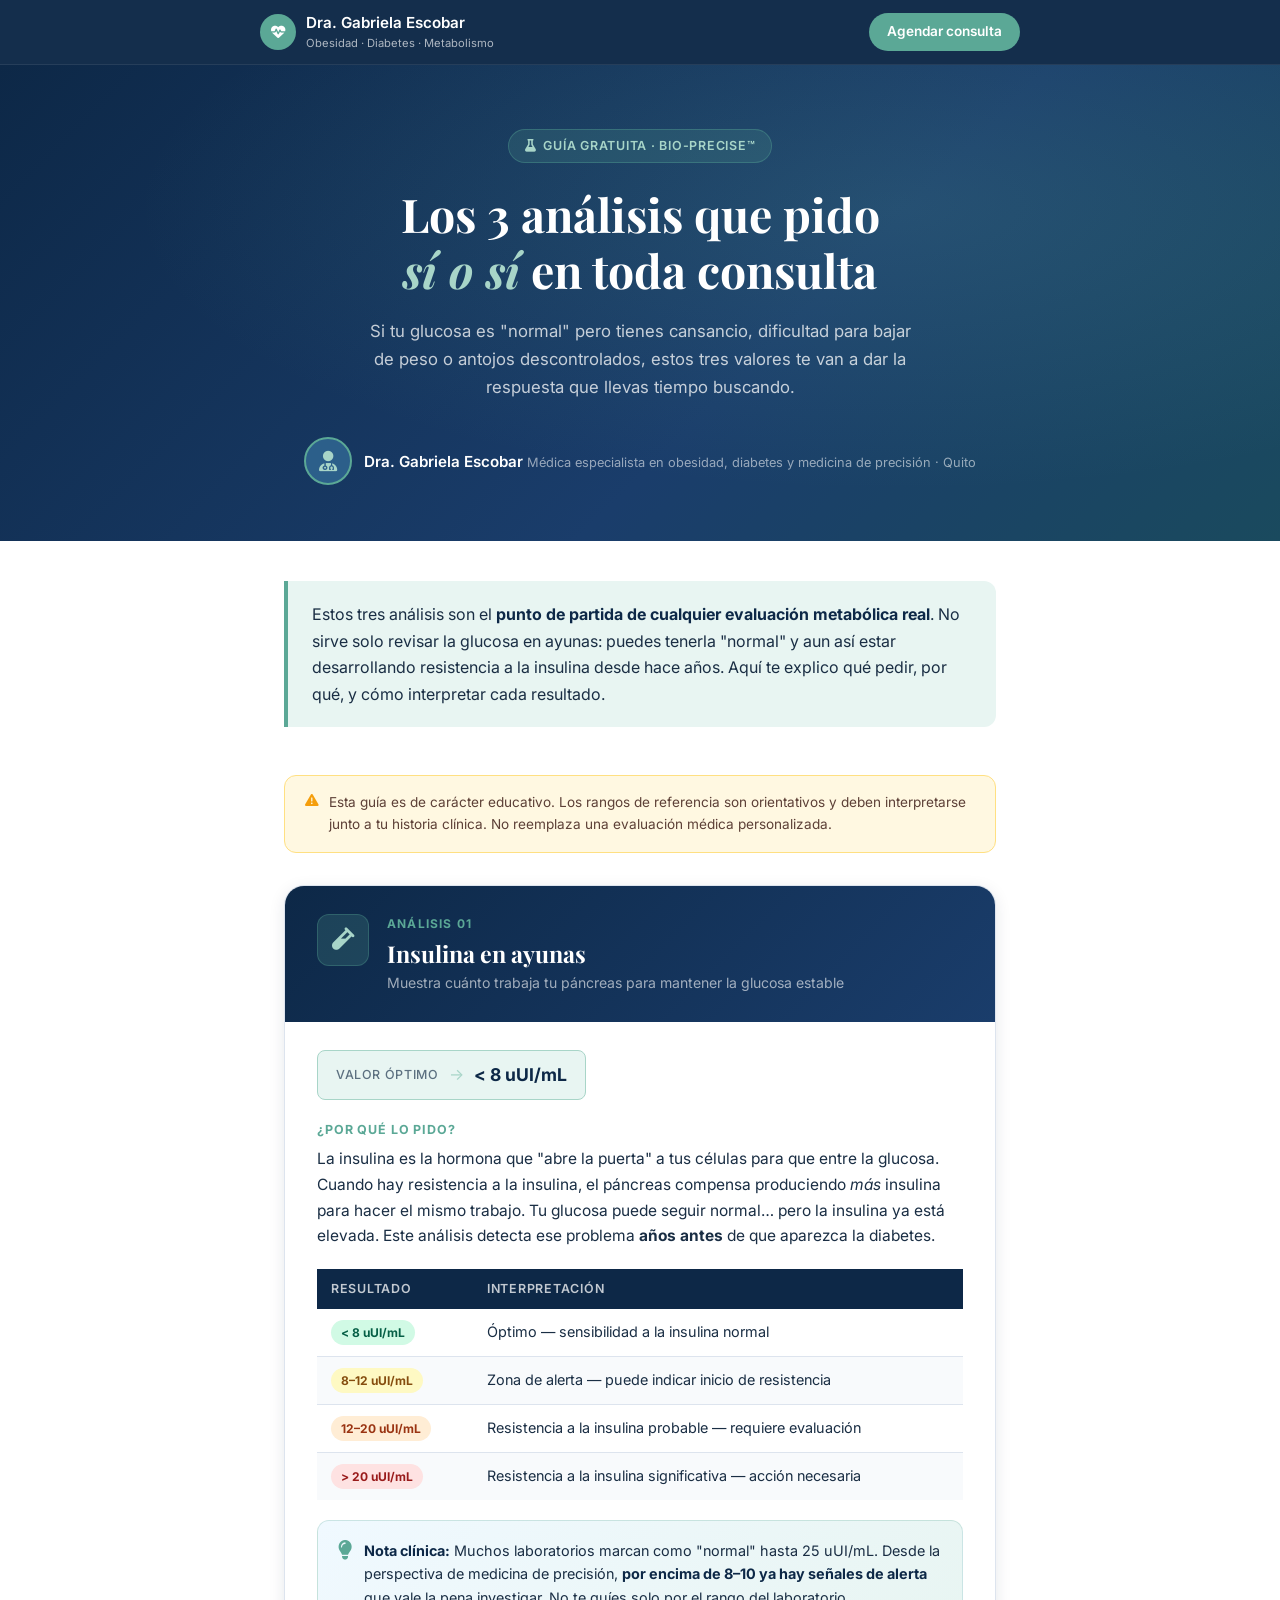
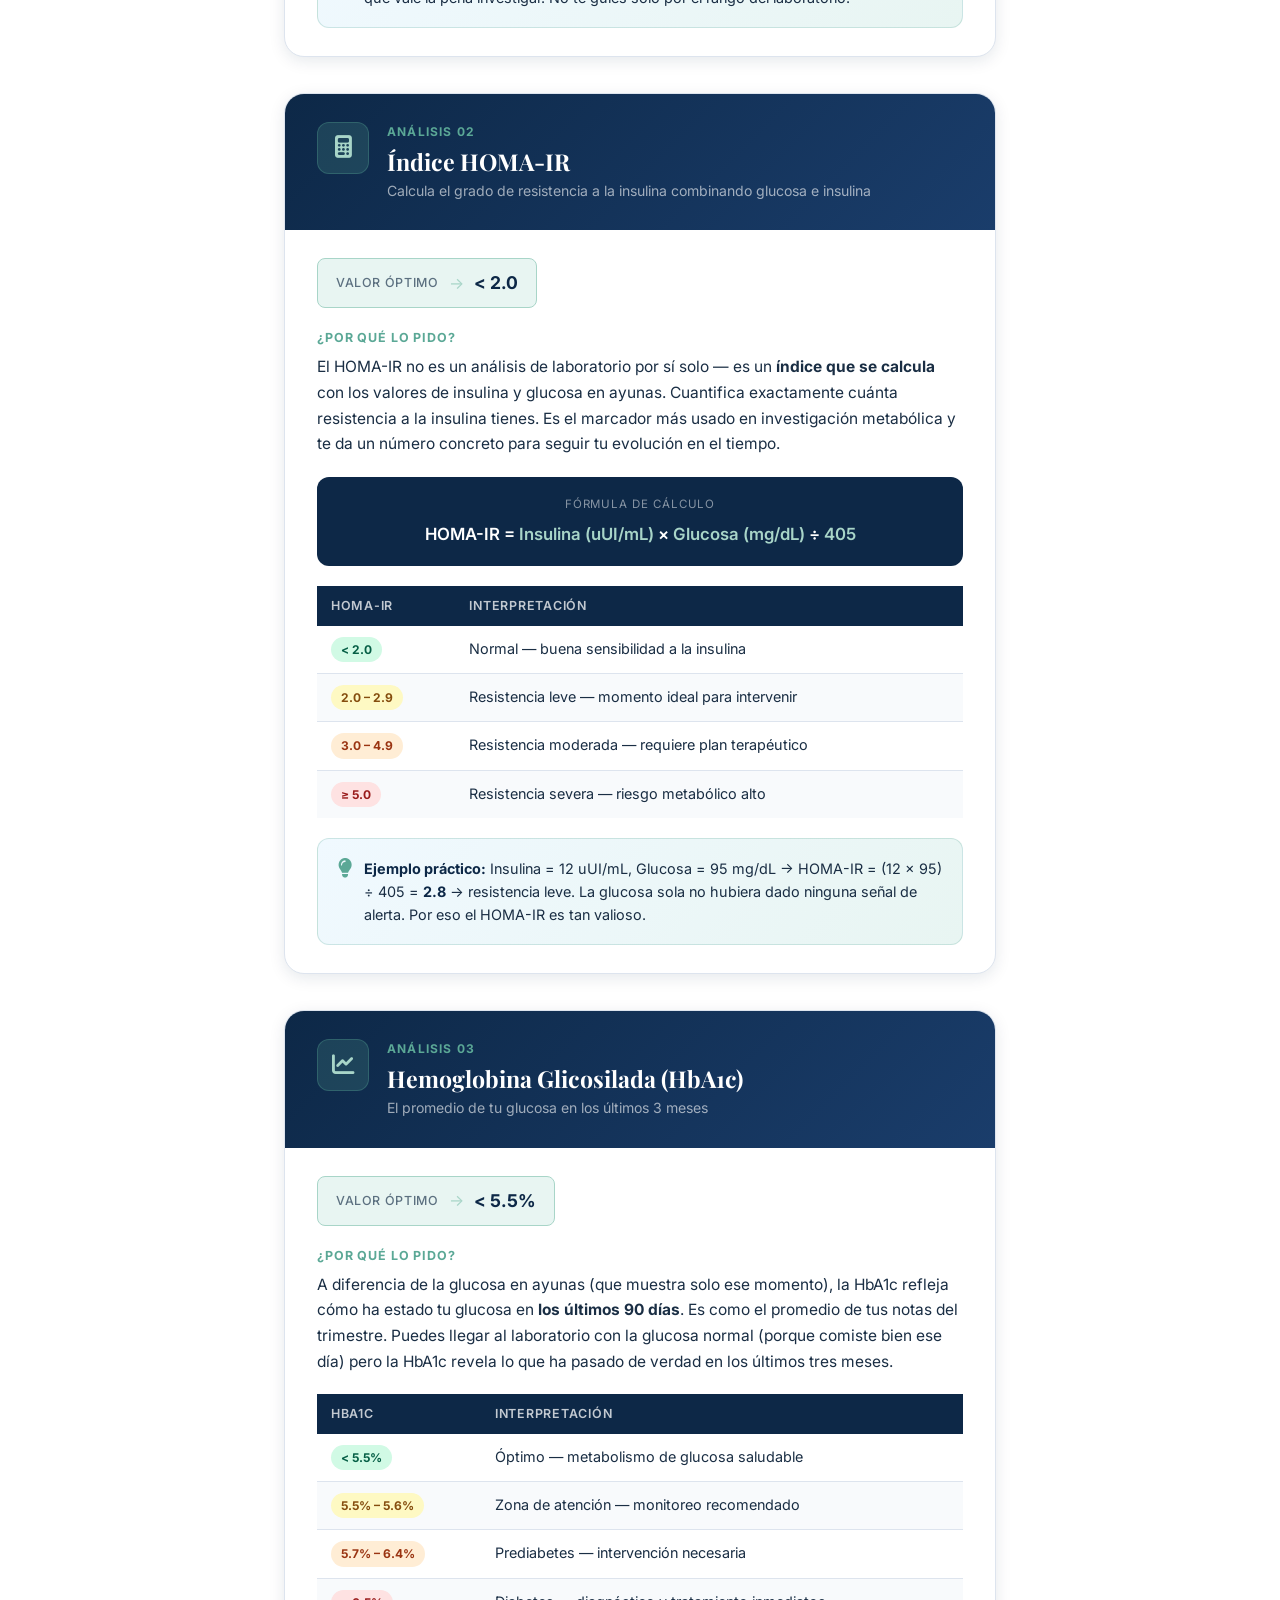
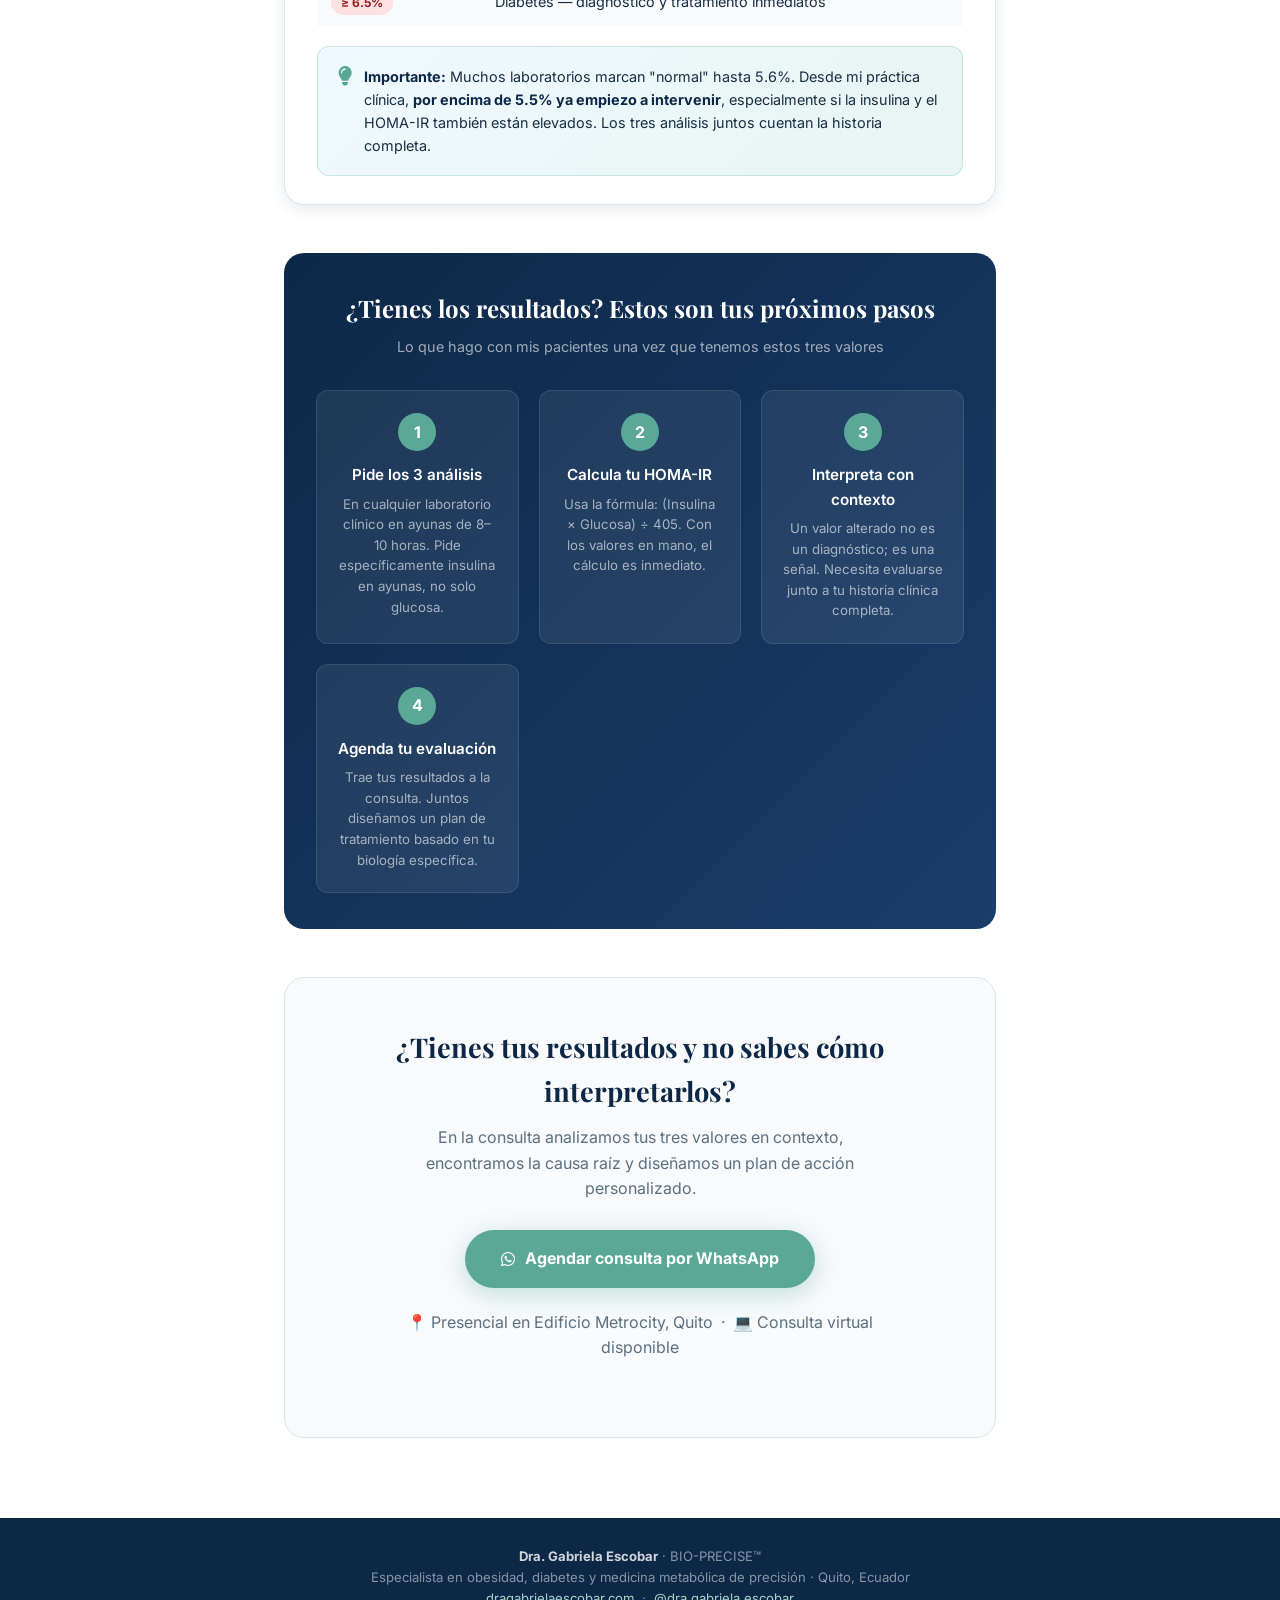
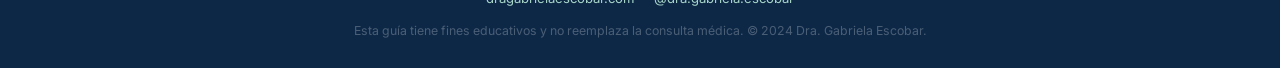
<file: guia-metabolismo/index.html>
<!DOCTYPE html>
<html lang="es-EC">
<head>
  <meta charset="UTF-8" />
  <meta name="viewport" content="width=device-width, initial-scale=1.0" />
  <title>Guía: Los 3 análisis que pido sí o sí · Dra. Gabriela Escobar</title>
  <meta name="description" content="Descarga gratuita: los 3 análisis de laboratorio que la Dra. Gabriela Escobar pide en toda evaluación metabólica. Aprende a interpretar insulina en ayunas, HOMA-IR y HbA1c." />
  <link rel="canonical" href="https://dragabrielaescobar.com/guia-metabolismo" />
  <meta name="robots" content="index, follow" />
  <meta name="author" content="Dra. Gabriela Escobar" />
  <meta name="theme-color" content="#0D2847" />
  <meta property="og:type" content="article" />
  <meta property="og:locale" content="es_EC" />
  <meta property="og:site_name" content="Dra. Gabriela Escobar" />
  <meta property="og:title" content="Los 3 análisis que pido sí o sí · Dra. Gabriela Escobar" />
  <meta property="og:description" content="Aprende a interpretar insulina en ayunas, HOMA-IR y HbA1c. Guía gratuita de medicina metabólica de precisión." />
  <meta property="og:url" content="https://dragabrielaescobar.com/guia-metabolismo" />
  <meta property="og:image" content="https://dragabrielaescobar.com/assets/img/dra-gabriela-escobar.jpg" />
  <meta name="twitter:card" content="summary_large_image" />
  <meta name="twitter:title" content="Los 3 análisis que pido sí o sí · Dra. Gabriela Escobar" />
  <meta name="twitter:description" content="Insulina en ayunas, HOMA-IR y HbA1c: cómo interpretarlos y qué significan para tu metabolismo." />
  <meta name="twitter:image" content="https://dragabrielaescobar.com/assets/img/dra-gabriela-escobar.jpg" />
  <link rel="preconnect" href="https://fonts.googleapis.com" />
  <link rel="preconnect" href="https://fonts.gstatic.com" crossorigin />
  <link href="https://fonts.googleapis.com/css2?family=Inter:wght@300;400;500;600;700&family=Playfair+Display:ital,wght@0,500;1,400&display=swap" rel="stylesheet" />
  <link rel="stylesheet" href="https://cdnjs.cloudflare.com/ajax/libs/font-awesome/6.5.0/css/all.min.css" />
  <style>
    *, *::before, *::after { box-sizing: border-box; margin: 0; padding: 0; }
    :root {
      --navy:        #0D2847;
      --navy-mid:    #1A3D6B;
      --navy-light:  #2C5F8A;
      --mint:        #5BA896;
      --mint-light:  #A8D5C8;
      --mint-pale:   #E8F5F2;
      --white:       #FFFFFF;
      --gray-50:     #F8FAFC;
      --gray-100:    #F0F4F8;
      --gray-200:    #DDE4EE;
      --gray-600:    #576881;
      --text:        #1A2E44;
      --text-light:  #5C7080;
      --shadow-sm:   0 1px 4px rgba(13,40,71,.07);
      --shadow-md:   0 4px 16px rgba(13,40,71,.10);
      --shadow-lg:   0 8px 32px rgba(13,40,71,.14);
      --radius-sm:   8px;
      --radius-md:   12px;
      --radius-lg:   20px;
      --font-sans:   'Inter', system-ui, -apple-system, sans-serif;
      --font-serif:  'Playfair Display', Georgia, serif;
    }
    html { scroll-behavior: smooth; }
    body {
      font-family: var(--font-sans);
      color: var(--text);
      background: var(--white);
      line-height: 1.6;
    }

    /* ── NAV ── */
    nav {
      position: sticky;
      top: 0;
      z-index: 100;
      background: rgba(13,40,71,.97);
      backdrop-filter: blur(12px);
      border-bottom: 1px solid rgba(255,255,255,.08);
      padding: 0 24px;
    }
    .nav-inner {
      max-width: 760px;
      margin: 0 auto;
      height: 64px;
      display: flex;
      align-items: center;
      justify-content: space-between;
    }
    .nav-logo {
      display: flex;
      align-items: center;
      gap: 10px;
      text-decoration: none;
      color: var(--white);
    }
    .logo-icon {
      width: 36px;
      height: 36px;
      background: var(--mint);
      border-radius: 50%;
      display: flex;
      align-items: center;
      justify-content: center;
      font-size: .9rem;
      flex-shrink: 0;
    }
    .logo-name { font-weight: 600; font-size: .95rem; display: block; }
    .logo-sub  { font-size: .7rem; opacity: .65; display: block; }
    .nav-cta {
      background: var(--mint);
      color: var(--white);
      text-decoration: none;
      padding: 8px 18px;
      border-radius: 50px;
      font-size: .85rem;
      font-weight: 600;
      white-space: nowrap;
      transition: .2s;
    }
    .nav-cta:hover { background: #4a9282; }

    /* ── HERO ── */
    .hero {
      background: linear-gradient(135deg, var(--navy) 0%, var(--navy-mid) 60%, #1a4a5e 100%);
      padding: 64px 24px 56px;
      text-align: center;
      position: relative;
      overflow: hidden;
    }
    .hero::before {
      content: '';
      position: absolute;
      inset: 0;
      background: radial-gradient(ellipse at 70% 30%, rgba(91,168,150,.18) 0%, transparent 60%);
    }
    .hero-inner { max-width: 700px; margin: 0 auto; position: relative; }
    .hero-badge {
      display: inline-flex;
      align-items: center;
      gap: 7px;
      background: rgba(91,168,150,.18);
      border: 1px solid rgba(91,168,150,.35);
      color: var(--mint-light);
      font-size: .78rem;
      font-weight: 600;
      letter-spacing: .06em;
      text-transform: uppercase;
      padding: 6px 16px;
      border-radius: 50px;
      margin-bottom: 24px;
    }
    .hero h1 {
      font-family: var(--font-serif);
      font-size: clamp(1.9rem, 5vw, 2.9rem);
      color: var(--white);
      line-height: 1.2;
      margin-bottom: 20px;
    }
    .hero h1 em {
      font-style: italic;
      color: var(--mint-light);
    }
    .hero-desc {
      font-size: 1.05rem;
      color: rgba(255,255,255,.75);
      max-width: 560px;
      margin: 0 auto 32px;
      line-height: 1.65;
    }
    .hero-author {
      display: flex;
      align-items: center;
      justify-content: center;
      gap: 12px;
      margin-top: 36px;
    }
    .author-avatar {
      width: 48px;
      height: 48px;
      border-radius: 50%;
      border: 2px solid var(--mint);
      object-fit: cover;
      background: var(--navy-light);
      display: flex;
      align-items: center;
      justify-content: center;
      color: var(--mint-light);
      font-size: 1.3rem;
      flex-shrink: 0;
    }
    .author-info { text-align: left; }
    .author-name { color: var(--white); font-weight: 600; font-size: .95rem; }
    .author-cred { color: rgba(255,255,255,.55); font-size: .8rem; }

    /* ── MAIN CONTENT ── */
    .content {
      max-width: 760px;
      margin: 0 auto;
      padding: 0 24px 80px;
    }

    /* ── INTRO STRIP ── */
    .intro-strip {
      background: var(--mint-pale);
      border-left: 4px solid var(--mint);
      border-radius: 0 var(--radius-md) var(--radius-md) 0;
      padding: 20px 24px;
      margin: 40px 0 48px;
      font-size: 1rem;
      color: var(--text);
      line-height: 1.65;
    }
    .intro-strip strong { color: var(--navy); }

    /* ── ANALYSIS CARDS ── */
    .analysis-num {
      font-size: .75rem;
      font-weight: 700;
      letter-spacing: .1em;
      text-transform: uppercase;
      color: var(--mint);
      margin-bottom: 6px;
    }
    .analysis-card {
      background: var(--white);
      border: 1px solid var(--gray-200);
      border-radius: var(--radius-lg);
      box-shadow: var(--shadow-md);
      margin-bottom: 36px;
      overflow: hidden;
    }
    .card-header {
      background: linear-gradient(135deg, var(--navy) 0%, var(--navy-mid) 100%);
      padding: 28px 32px;
      display: flex;
      align-items: flex-start;
      gap: 18px;
    }
    .card-icon {
      width: 52px;
      height: 52px;
      background: rgba(91,168,150,.2);
      border: 1px solid rgba(91,168,150,.3);
      border-radius: var(--radius-md);
      display: flex;
      align-items: center;
      justify-content: center;
      font-size: 1.4rem;
      color: var(--mint-light);
      flex-shrink: 0;
    }
    .card-title-wrap { flex: 1; }
    .card-title {
      font-family: var(--font-serif);
      font-size: 1.45rem;
      color: var(--white);
      line-height: 1.25;
      margin-bottom: 4px;
    }
    .card-subtitle { color: rgba(255,255,255,.6); font-size: .88rem; }
    .card-body { padding: 28px 32px; }

    /* VALUE BOX */
    .value-box {
      display: inline-flex;
      align-items: center;
      gap: 10px;
      background: var(--mint-pale);
      border: 1px solid var(--mint-light);
      border-radius: var(--radius-sm);
      padding: 10px 18px;
      margin-bottom: 20px;
    }
    .value-box .vb-label { font-size: .78rem; color: var(--text-light); font-weight: 500; text-transform: uppercase; letter-spacing: .05em; }
    .value-box .vb-val   { font-size: 1.1rem; font-weight: 700; color: var(--navy); }
    .value-box .vb-sep   { color: var(--mint-light); }

    /* WHY ROW */
    .why-row { margin-bottom: 20px; }
    .why-label {
      font-size: .78rem;
      font-weight: 700;
      text-transform: uppercase;
      letter-spacing: .07em;
      color: var(--mint);
      margin-bottom: 6px;
    }
    .why-text { font-size: .97rem; color: var(--text); line-height: 1.65; }

    /* FORMULA BOX */
    .formula-box {
      background: var(--navy);
      border-radius: var(--radius-md);
      padding: 18px 22px;
      margin: 20px 0;
      text-align: center;
    }
    .formula-box .f-label { font-size: .72rem; color: rgba(255,255,255,.5); text-transform: uppercase; letter-spacing: .08em; margin-bottom: 8px; }
    .formula-box .f-eq   { font-size: 1.05rem; color: var(--white); font-weight: 600; }
    .formula-box .f-eq em { color: var(--mint-light); font-style: normal; }

    /* INTERPRETATION TABLE */
    .interp-table {
      width: 100%;
      border-collapse: collapse;
      margin-top: 16px;
      font-size: .9rem;
    }
    .interp-table th {
      background: var(--navy);
      color: rgba(255,255,255,.75);
      font-weight: 600;
      font-size: .78rem;
      text-transform: uppercase;
      letter-spacing: .06em;
      padding: 10px 14px;
      text-align: left;
    }
    .interp-table td { padding: 11px 14px; border-bottom: 1px solid var(--gray-200); vertical-align: top; }
    .interp-table tr:last-child td { border-bottom: none; }
    .interp-table tr:nth-child(even) td { background: var(--gray-50); }
    .badge {
      display: inline-block;
      padding: 3px 10px;
      border-radius: 50px;
      font-size: .75rem;
      font-weight: 700;
      white-space: nowrap;
    }
    .badge-green  { background: #d1fae5; color: #065f46; }
    .badge-yellow { background: #fef9c3; color: #854d0e; }
    .badge-orange { background: #ffedd5; color: #9a3412; }
    .badge-red    { background: #fee2e2; color: #991b1b; }

    /* DOCTOR NOTE */
    .doctor-note {
      background: linear-gradient(135deg, #f0f9ff 0%, #e8f5f2 100%);
      border: 1px solid rgba(91,168,150,.25);
      border-radius: var(--radius-md);
      padding: 18px 20px;
      margin-top: 20px;
      display: flex;
      gap: 12px;
      font-size: .9rem;
      color: var(--text);
      line-height: 1.6;
    }
    .doctor-note .dn-icon { font-size: 1.2rem; color: var(--mint); flex-shrink: 0; margin-top: 2px; }
    .doctor-note strong { color: var(--navy); }

    /* ── STEPS SECTION ── */
    .steps-section {
      background: linear-gradient(135deg, var(--navy) 0%, var(--navy-mid) 100%);
      border-radius: var(--radius-lg);
      padding: 36px 32px;
      margin: 48px 0;
    }
    .steps-title {
      font-family: var(--font-serif);
      font-size: 1.5rem;
      color: var(--white);
      text-align: center;
      margin-bottom: 8px;
    }
    .steps-subtitle { text-align: center; color: rgba(255,255,255,.6); font-size: .9rem; margin-bottom: 32px; }
    .steps-grid { display: grid; grid-template-columns: repeat(auto-fit, minmax(200px, 1fr)); gap: 20px; }
    .step-item {
      background: rgba(255,255,255,.07);
      border: 1px solid rgba(255,255,255,.1);
      border-radius: var(--radius-md);
      padding: 22px 20px;
      text-align: center;
    }
    .step-num {
      width: 38px;
      height: 38px;
      border-radius: 50%;
      background: var(--mint);
      color: var(--white);
      font-weight: 700;
      font-size: 1rem;
      display: flex;
      align-items: center;
      justify-content: center;
      margin: 0 auto 12px;
    }
    .step-title { color: var(--white); font-weight: 600; font-size: .95rem; margin-bottom: 6px; }
    .step-desc  { color: rgba(255,255,255,.6); font-size: .83rem; line-height: 1.55; }

    /* ── CTA SECTION ── */
    .cta-section {
      text-align: center;
      padding: 48px 24px;
      background: var(--gray-50);
      border-radius: var(--radius-lg);
      border: 1px solid var(--gray-200);
      margin-top: 48px;
    }
    .cta-section h2 {
      font-family: var(--font-serif);
      font-size: 1.7rem;
      color: var(--navy);
      margin-bottom: 12px;
    }
    .cta-section p { color: var(--text-light); font-size: 1rem; margin-bottom: 28px; max-width: 480px; margin-left: auto; margin-right: auto; }
    .cta-btn {
      display: inline-flex;
      align-items: center;
      gap: 10px;
      background: var(--mint);
      color: var(--white);
      text-decoration: none;
      padding: 16px 36px;
      border-radius: 50px;
      font-size: 1rem;
      font-weight: 700;
      box-shadow: 0 6px 24px rgba(91,168,150,.35);
      transition: .25s;
      margin-bottom: 12px;
    }
    .cta-btn:hover { background: #4a9282; transform: translateY(-2px); box-shadow: 0 10px 32px rgba(91,168,150,.45); }
    .cta-sub { font-size: .82rem; color: var(--text-light); margin-top: 10px; }

    /* ── FOOTER ── */
    footer {
      background: var(--navy);
      color: rgba(255,255,255,.5);
      text-align: center;
      padding: 28px 24px;
      font-size: .82rem;
      line-height: 1.6;
    }
    footer a { color: var(--mint-light); text-decoration: none; }
    footer a:hover { color: var(--white); }

    /* ── DISCLAIMER ── */
    .disclaimer {
      background: #fff8e1;
      border: 1px solid #ffe082;
      border-radius: var(--radius-md);
      padding: 16px 20px;
      margin: 32px 0;
      font-size: .85rem;
      color: #5d4037;
      display: flex;
      gap: 10px;
      line-height: 1.6;
    }
    .disclaimer i { color: #f59e0b; flex-shrink: 0; margin-top: 2px; }

    @media (max-width: 600px) {
      .card-header { padding: 22px 20px; gap: 14px; }
      .card-body   { padding: 22px 20px; }
      .card-title  { font-size: 1.25rem; }
      .steps-section { padding: 28px 20px; }
      .cta-section { padding: 36px 20px; }
    }
  </style>
</head>
<body>

<!-- NAV -->
<nav>
  <div class="nav-inner">
    <a href="https://dragabrielaescobar.com" class="nav-logo" aria-label="Inicio">
      <span class="logo-icon"><i class="fas fa-heartbeat" aria-hidden="true"></i></span>
      <div>
        <span class="logo-name">Dra. Gabriela Escobar</span>
        <span class="logo-sub">Obesidad · Diabetes · Metabolismo</span>
      </div>
    </a>
    <a href="https://wa.me/593998944730?text=Hola%2C%20vi%20la%20gu%C3%ADa%20de%20an%C3%A1lisis%20y%20quiero%20agendar%20una%20consulta" class="nav-cta" target="_blank" rel="noopener">
      Agendar consulta
    </a>
  </div>
</nav>

<!-- HERO -->
<section class="hero">
  <div class="hero-inner">
    <div class="hero-badge">
      <i class="fas fa-flask" aria-hidden="true"></i>
      Guía gratuita · BIO-PRECISE™
    </div>
    <h1>Los 3 análisis que pido<br><em>sí o sí</em> en toda consulta</h1>
    <p class="hero-desc">
      Si tu glucosa es "normal" pero tienes cansancio, dificultad para bajar de peso o antojos descontrolados,
      estos tres valores te van a dar la respuesta que llevas tiempo buscando.
    </p>
    <div class="hero-author">
      <div class="author-avatar">
        <i class="fas fa-user-md" aria-hidden="true"></i>
      </div>
      <div class="author-info">
        <span class="author-name">Dra. Gabriela Escobar</span>
        <span class="author-cred">Médica especialista en obesidad, diabetes y medicina de precisión · Quito</span>
      </div>
    </div>
  </div>
</section>

<!-- MAIN -->
<main class="content">

  <div class="intro-strip">
    Estos tres análisis son el <strong>punto de partida de cualquier evaluación metabólica real</strong>.
    No sirve solo revisar la glucosa en ayunas: puedes tenerla "normal" y aun así estar desarrollando
    resistencia a la insulina desde hace años. Aquí te explico qué pedir, por qué, y cómo interpretar cada resultado.
  </div>

  <div class="disclaimer">
    <i class="fas fa-exclamation-triangle"></i>
    <span>Esta guía es de carácter educativo. Los rangos de referencia son orientativos y deben interpretarse
    junto a tu historia clínica. No reemplaza una evaluación médica personalizada.</span>
  </div>

  <!-- ── ANÁLISIS 1 ── -->
  <div class="analysis-card">
    <div class="card-header">
      <div class="card-icon"><i class="fas fa-vial" aria-hidden="true"></i></div>
      <div class="card-title-wrap">
        <div class="analysis-num">Análisis 01</div>
        <h2 class="card-title">Insulina en ayunas</h2>
        <div class="card-subtitle">Muestra cuánto trabaja tu páncreas para mantener la glucosa estable</div>
      </div>
    </div>
    <div class="card-body">
      <div class="value-box">
        <span class="vb-label">Valor óptimo</span>
        <span class="vb-sep">→</span>
        <span class="vb-val">&lt; 8 uUI/mL</span>
      </div>

      <div class="why-row">
        <div class="why-label">¿Por qué lo pido?</div>
        <div class="why-text">
          La insulina es la hormona que "abre la puerta" a tus células para que entre la glucosa.
          Cuando hay resistencia a la insulina, el páncreas compensa produciendo <em>más</em> insulina
          para hacer el mismo trabajo. Tu glucosa puede seguir normal… pero la insulina ya está elevada.
          Este análisis detecta ese problema <strong>años antes</strong> de que aparezca la diabetes.
        </div>
      </div>

      <table class="interp-table">
        <thead>
          <tr>
            <th>Resultado</th>
            <th>Interpretación</th>
          </tr>
        </thead>
        <tbody>
          <tr>
            <td><span class="badge badge-green">&lt; 8 uUI/mL</span></td>
            <td>Óptimo — sensibilidad a la insulina normal</td>
          </tr>
          <tr>
            <td><span class="badge badge-yellow">8–12 uUI/mL</span></td>
            <td>Zona de alerta — puede indicar inicio de resistencia</td>
          </tr>
          <tr>
            <td><span class="badge badge-orange">12–20 uUI/mL</span></td>
            <td>Resistencia a la insulina probable — requiere evaluación</td>
          </tr>
          <tr>
            <td><span class="badge badge-red">&gt; 20 uUI/mL</span></td>
            <td>Resistencia a la insulina significativa — acción necesaria</td>
          </tr>
        </tbody>
      </table>

      <div class="doctor-note">
        <i class="fas fa-lightbulb dn-icon" aria-hidden="true"></i>
        <div>
          <strong>Nota clínica:</strong> Muchos laboratorios marcan como "normal" hasta 25 uUI/mL.
          Desde la perspectiva de medicina de precisión, <strong>por encima de 8–10 ya hay señales de alerta</strong>
          que vale la pena investigar. No te guíes solo por el rango del laboratorio.
        </div>
      </div>
    </div>
  </div>

  <!-- ── ANÁLISIS 2 ── -->
  <div class="analysis-card">
    <div class="card-header">
      <div class="card-icon"><i class="fas fa-calculator" aria-hidden="true"></i></div>
      <div class="card-title-wrap">
        <div class="analysis-num">Análisis 02</div>
        <h2 class="card-title">Índice HOMA-IR</h2>
        <div class="card-subtitle">Calcula el grado de resistencia a la insulina combinando glucosa e insulina</div>
      </div>
    </div>
    <div class="card-body">
      <div class="value-box">
        <span class="vb-label">Valor óptimo</span>
        <span class="vb-sep">→</span>
        <span class="vb-val">&lt; 2.0</span>
      </div>

      <div class="why-row">
        <div class="why-label">¿Por qué lo pido?</div>
        <div class="why-text">
          El HOMA-IR no es un análisis de laboratorio por sí solo — es un <strong>índice que se calcula</strong>
          con los valores de insulina y glucosa en ayunas. Cuantifica exactamente cuánta resistencia a la insulina
          tienes. Es el marcador más usado en investigación metabólica y te da un número concreto
          para seguir tu evolución en el tiempo.
        </div>
      </div>

      <div class="formula-box">
        <div class="f-label">Fórmula de cálculo</div>
        <div class="f-eq">
          HOMA-IR = <em>Insulina (uUI/mL)</em> × <em>Glucosa (mg/dL)</em> ÷ <em>405</em>
        </div>
      </div>

      <table class="interp-table">
        <thead>
          <tr>
            <th>HOMA-IR</th>
            <th>Interpretación</th>
          </tr>
        </thead>
        <tbody>
          <tr>
            <td><span class="badge badge-green">&lt; 2.0</span></td>
            <td>Normal — buena sensibilidad a la insulina</td>
          </tr>
          <tr>
            <td><span class="badge badge-yellow">2.0 – 2.9</span></td>
            <td>Resistencia leve — momento ideal para intervenir</td>
          </tr>
          <tr>
            <td><span class="badge badge-orange">3.0 – 4.9</span></td>
            <td>Resistencia moderada — requiere plan terapéutico</td>
          </tr>
          <tr>
            <td><span class="badge badge-red">≥ 5.0</span></td>
            <td>Resistencia severa — riesgo metabólico alto</td>
          </tr>
        </tbody>
      </table>

      <div class="doctor-note">
        <i class="fas fa-lightbulb dn-icon" aria-hidden="true"></i>
        <div>
          <strong>Ejemplo práctico:</strong> Insulina = 12 uUI/mL, Glucosa = 95 mg/dL
          → HOMA-IR = (12 × 95) ÷ 405 = <strong>2.8</strong> → resistencia leve. La glucosa sola
          no hubiera dado ninguna señal de alerta. Por eso el HOMA-IR es tan valioso.
        </div>
      </div>
    </div>
  </div>

  <!-- ── ANÁLISIS 3 ── -->
  <div class="analysis-card">
    <div class="card-header">
      <div class="card-icon"><i class="fas fa-chart-line" aria-hidden="true"></i></div>
      <div class="card-title-wrap">
        <div class="analysis-num">Análisis 03</div>
        <h2 class="card-title">Hemoglobina Glicosilada (HbA1c)</h2>
        <div class="card-subtitle">El promedio de tu glucosa en los últimos 3 meses</div>
      </div>
    </div>
    <div class="card-body">
      <div class="value-box">
        <span class="vb-label">Valor óptimo</span>
        <span class="vb-sep">→</span>
        <span class="vb-val">&lt; 5.5%</span>
      </div>

      <div class="why-row">
        <div class="why-label">¿Por qué lo pido?</div>
        <div class="why-text">
          A diferencia de la glucosa en ayunas (que muestra solo ese momento), la HbA1c refleja cómo
          ha estado tu glucosa en <strong>los últimos 90 días</strong>. Es como el promedio de tus notas
          del trimestre. Puedes llegar al laboratorio con la glucosa normal (porque comiste bien ese día)
          pero la HbA1c revela lo que ha pasado de verdad en los últimos tres meses.
        </div>
      </div>

      <table class="interp-table">
        <thead>
          <tr>
            <th>HbA1c</th>
            <th>Interpretación</th>
          </tr>
        </thead>
        <tbody>
          <tr>
            <td><span class="badge badge-green">&lt; 5.5%</span></td>
            <td>Óptimo — metabolismo de glucosa saludable</td>
          </tr>
          <tr>
            <td><span class="badge badge-yellow">5.5% – 5.6%</span></td>
            <td>Zona de atención — monitoreo recomendado</td>
          </tr>
          <tr>
            <td><span class="badge badge-orange">5.7% – 6.4%</span></td>
            <td>Prediabetes — intervención necesaria</td>
          </tr>
          <tr>
            <td><span class="badge badge-red">≥ 6.5%</span></td>
            <td>Diabetes — diagnóstico y tratamiento inmediatos</td>
          </tr>
        </tbody>
      </table>

      <div class="doctor-note">
        <i class="fas fa-lightbulb dn-icon" aria-hidden="true"></i>
        <div>
          <strong>Importante:</strong> Muchos laboratorios marcan "normal" hasta 5.6%. Desde mi práctica clínica,
          <strong>por encima de 5.5% ya empiezo a intervenir</strong>, especialmente si la insulina
          y el HOMA-IR también están elevados. Los tres análisis juntos cuentan la historia completa.
        </div>
      </div>
    </div>
  </div>

  <!-- PRÓXIMOS PASOS -->
  <div class="steps-section">
    <h2 class="steps-title">¿Tienes los resultados? Estos son tus próximos pasos</h2>
    <p class="steps-subtitle">Lo que hago con mis pacientes una vez que tenemos estos tres valores</p>
    <div class="steps-grid">
      <div class="step-item">
        <div class="step-num">1</div>
        <div class="step-title">Pide los 3 análisis</div>
        <div class="step-desc">En cualquier laboratorio clínico en ayunas de 8–10 horas. Pide específicamente insulina en ayunas, no solo glucosa.</div>
      </div>
      <div class="step-item">
        <div class="step-num">2</div>
        <div class="step-title">Calcula tu HOMA-IR</div>
        <div class="step-desc">Usa la fórmula: (Insulina × Glucosa) ÷ 405. Con los valores en mano, el cálculo es inmediato.</div>
      </div>
      <div class="step-item">
        <div class="step-num">3</div>
        <div class="step-title">Interpreta con contexto</div>
        <div class="step-desc">Un valor alterado no es un diagnóstico; es una señal. Necesita evaluarse junto a tu historia clínica completa.</div>
      </div>
      <div class="step-item">
        <div class="step-num">4</div>
        <div class="step-title">Agenda tu evaluación</div>
        <div class="step-desc">Trae tus resultados a la consulta. Juntos diseñamos un plan de tratamiento basado en tu biología específica.</div>
      </div>
    </div>
  </div>

  <!-- CTA -->
  <div class="cta-section">
    <h2>¿Tienes tus resultados y no sabes cómo interpretarlos?</h2>
    <p>En la consulta analizamos tus tres valores en contexto, encontramos la causa raíz y diseñamos un plan de acción personalizado.</p>
    <a href="https://wa.me/593998944730?text=Hola%2C%20tengo%20mis%20resultados%20de%20metabolismo%20y%20quiero%20una%20consulta" class="cta-btn" target="_blank" rel="noopener">
      <i class="fab fa-whatsapp" aria-hidden="true"></i>
      Agendar consulta por WhatsApp
    </a>
    <p class="cta-sub">📍 Presencial en Edificio Metrocity, Quito &nbsp;·&nbsp; 💻 Consulta virtual disponible</p>
  </div>

</main>

<!-- FOOTER -->
<footer>
  <p>
    <strong style="color:rgba(255,255,255,.8)">Dra. Gabriela Escobar</strong> · BIO-PRECISE™<br>
    Especialista en obesidad, diabetes y medicina metabólica de precisión · Quito, Ecuador<br>
    <a href="https://dragabrielaescobar.com">dragabrielaescobar.com</a> &nbsp;·&nbsp;
    <a href="https://instagram.com/dra.gabriela.escobar" target="_blank" rel="noopener">@dra.gabriela.escobar</a>
  </p>
  <p style="margin-top:12px; font-size:.77rem; opacity:.5;">
    Esta guía tiene fines educativos y no reemplaza la consulta médica. © 2024 Dra. Gabriela Escobar.
  </p>
</footer>

</body>
</html>
</file>
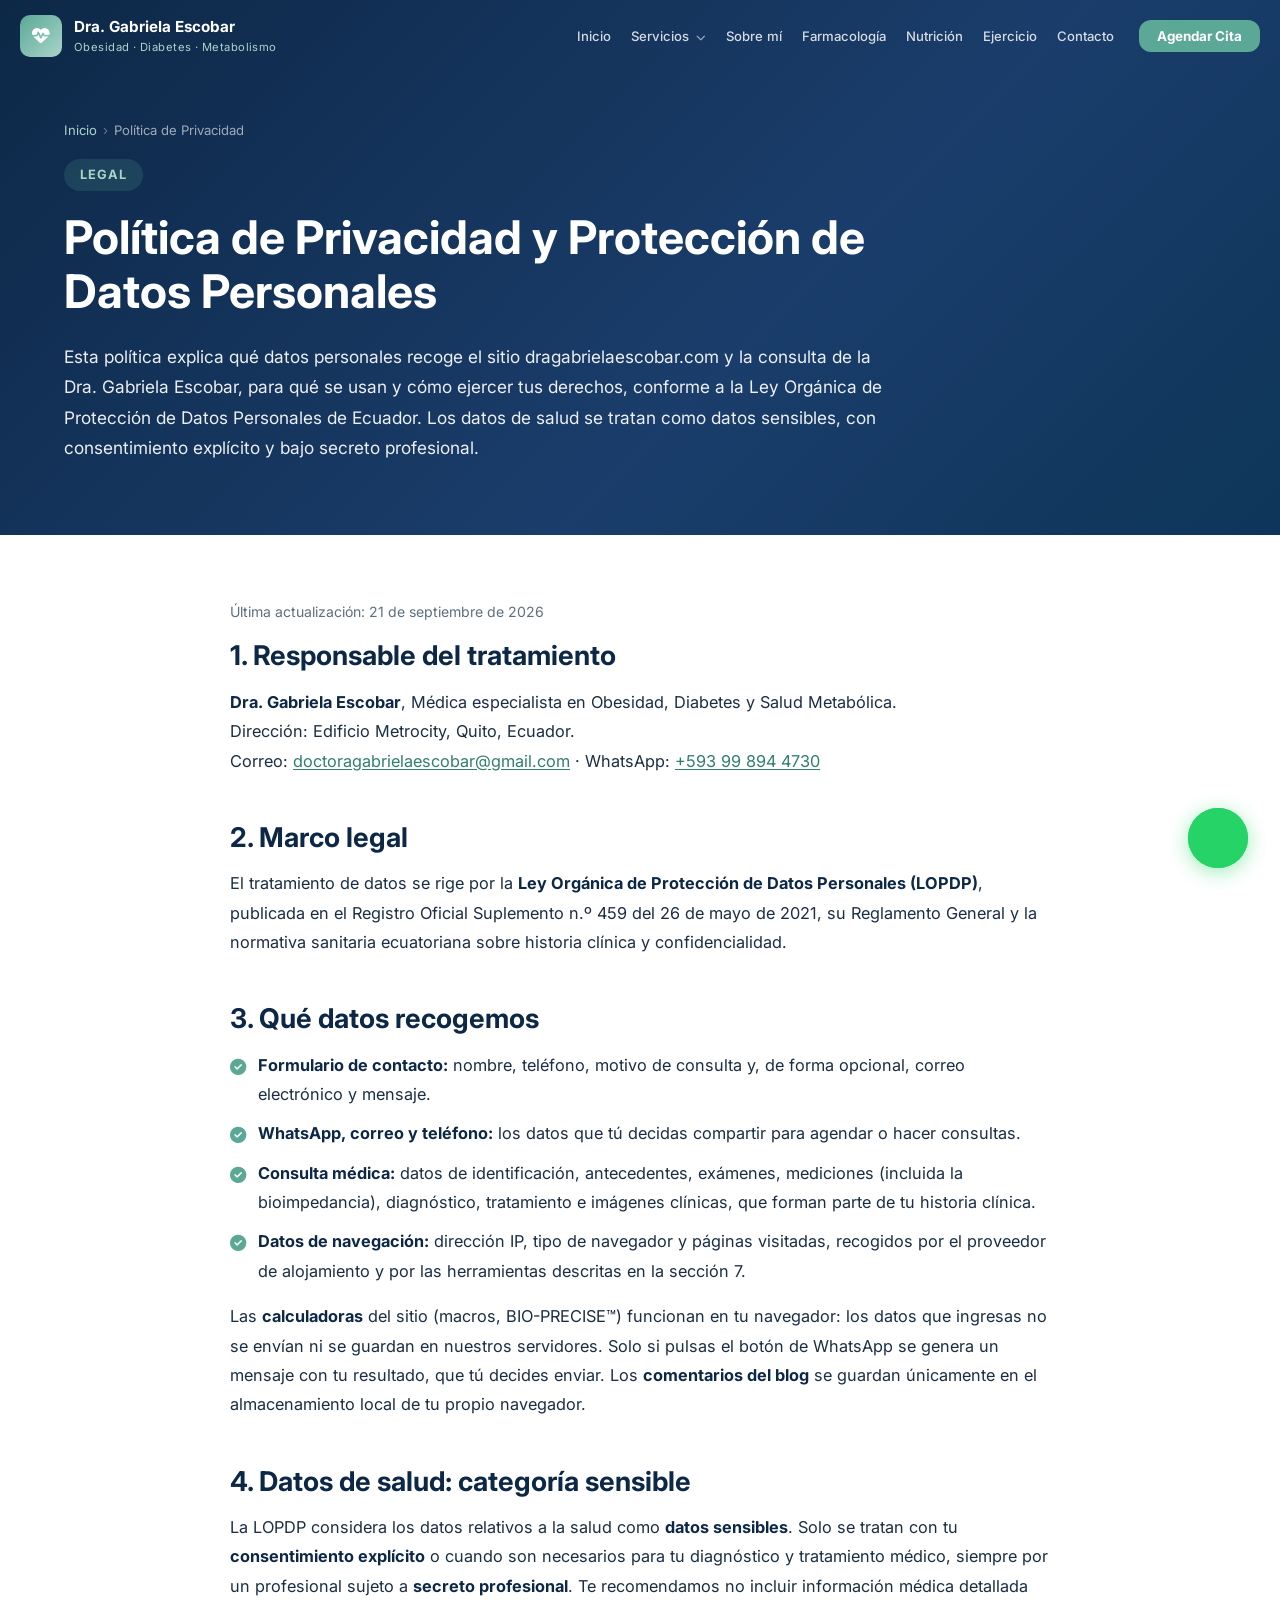
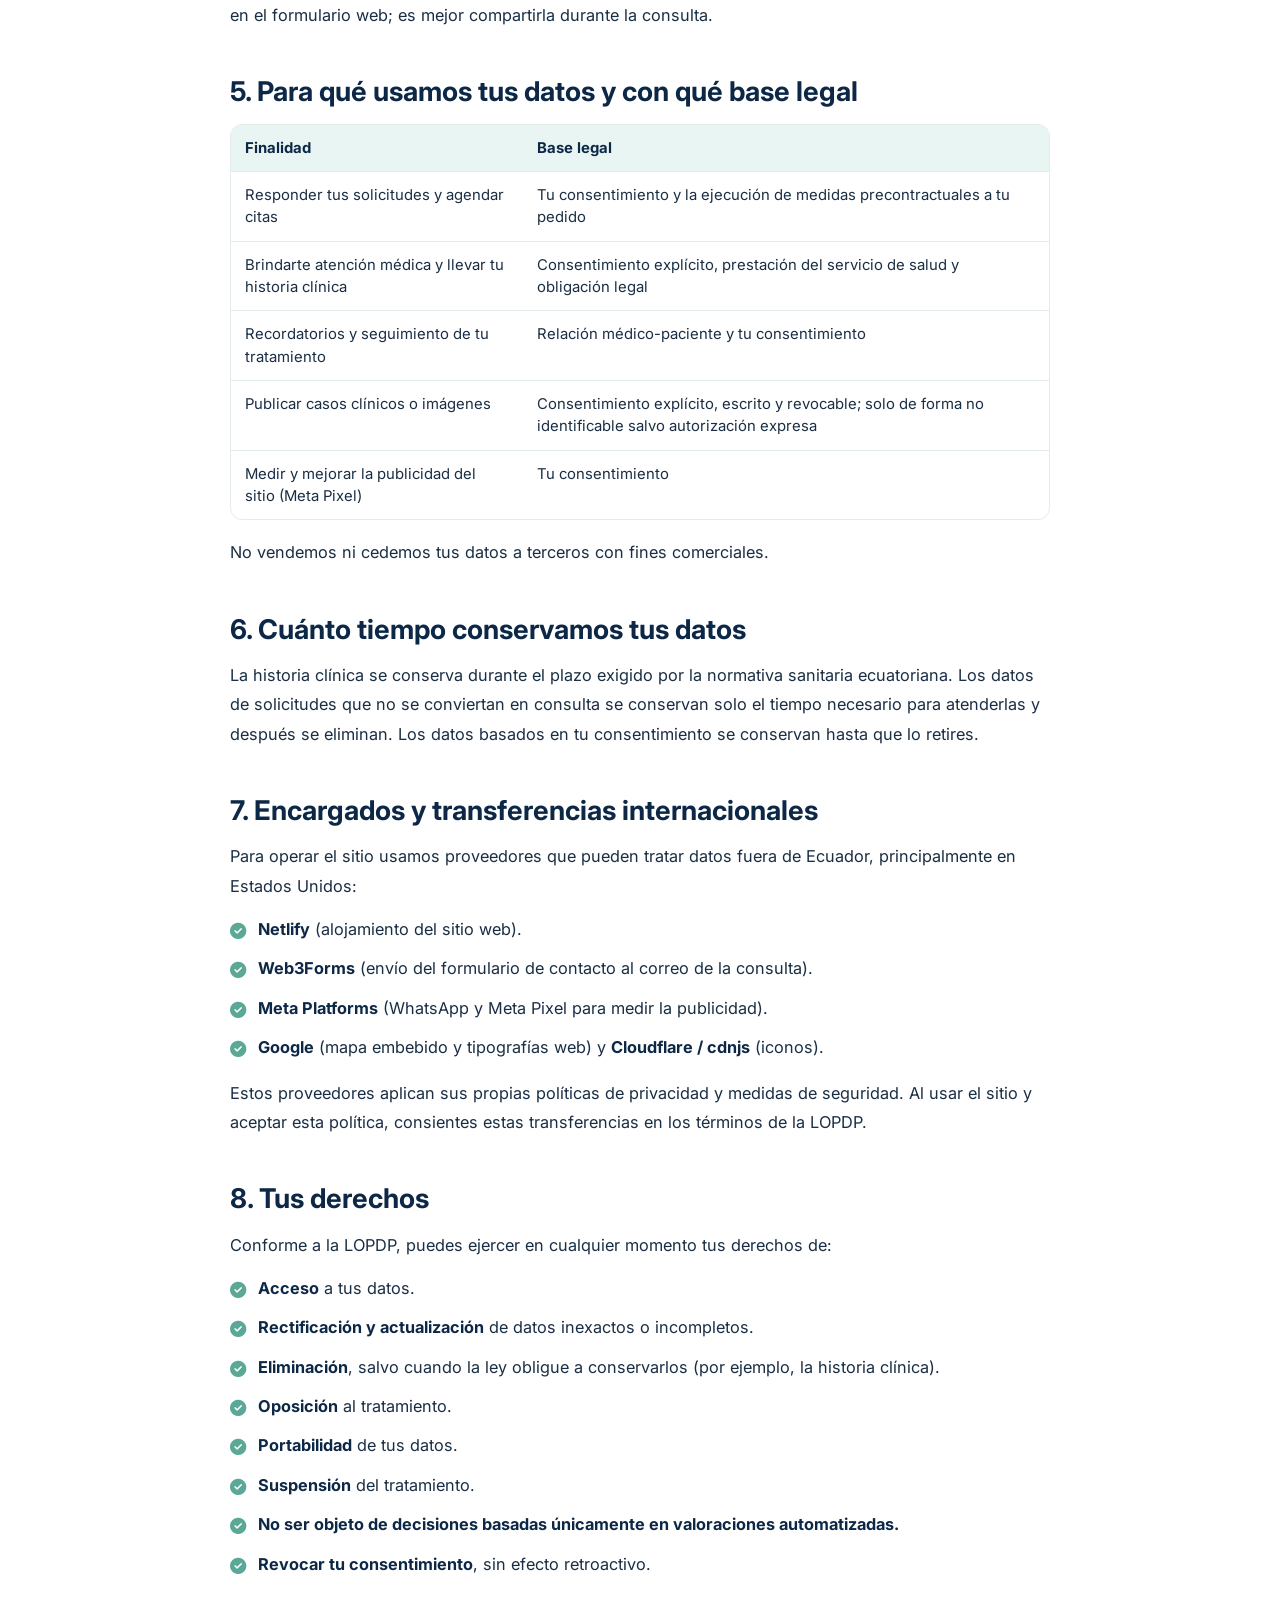
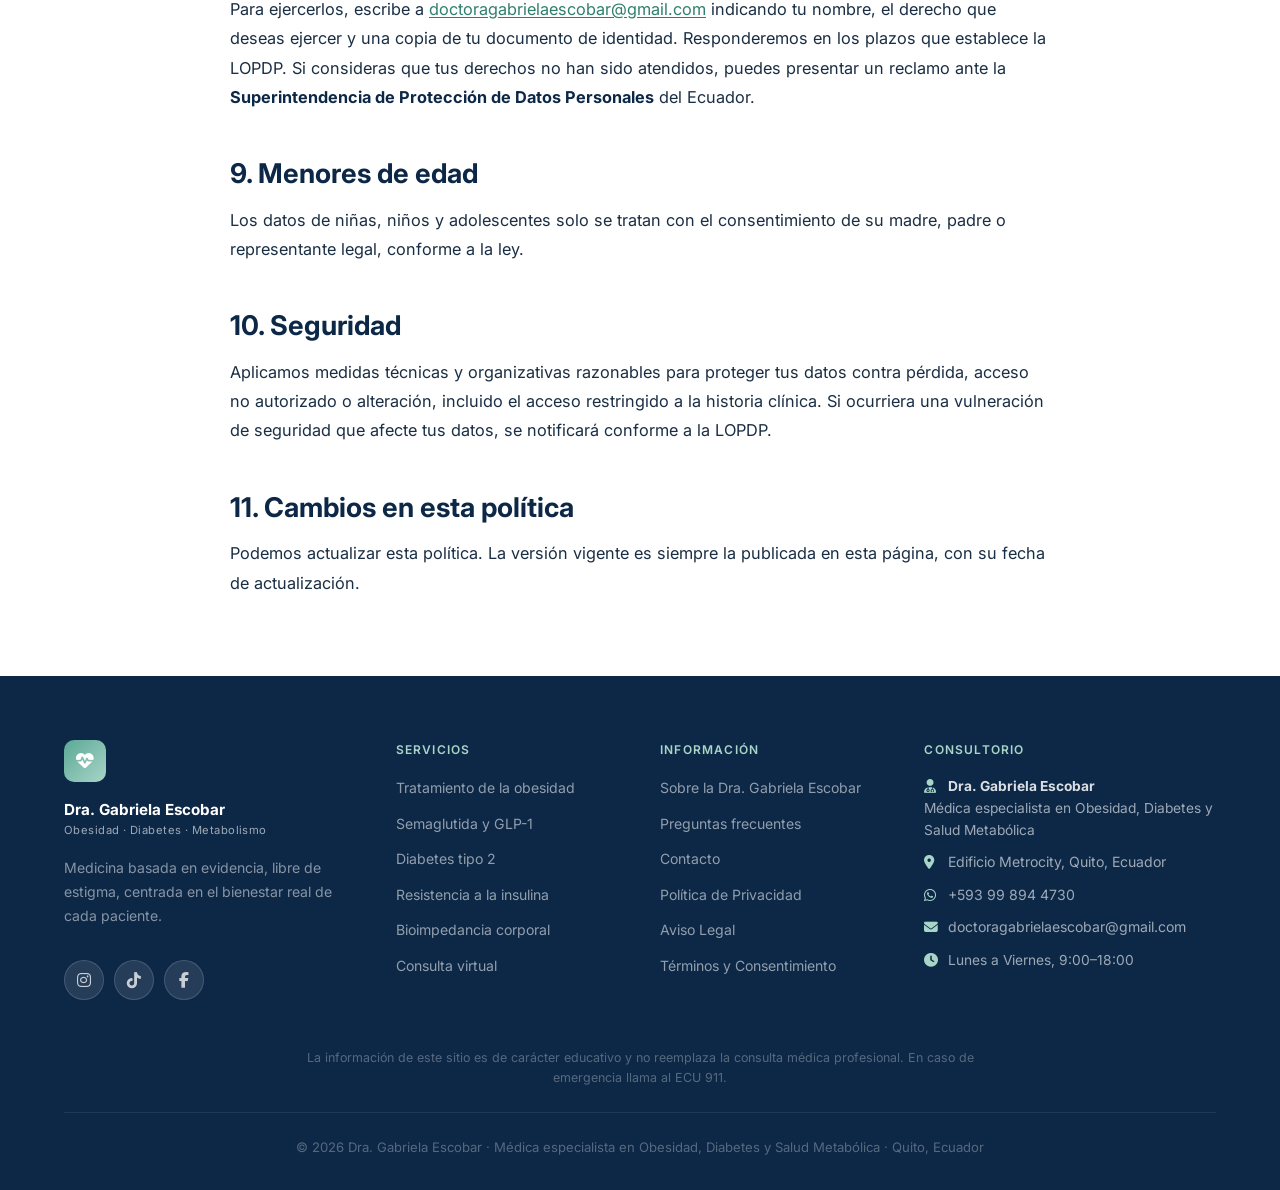
<file: politica-de-privacidad/index.html>
<!DOCTYPE html>
<html lang="es-EC">
<head>
  <meta charset="UTF-8" />
  <meta name="viewport" content="width=device-width, initial-scale=1.0" />
  <title>Política de Privacidad | Dra. Gabriela Escobar</title>
  <meta name="description" content="Cómo trata la Dra. Gabriela Escobar tus datos personales y de salud, conforme a la Ley Orgánica de Protección de Datos Personales (LOPDP) de Ecuador." />
  <link rel="canonical" href="https://dragabrielaescobar.com/politica-de-privacidad/" />
  <meta name="robots" content="index, follow, max-image-preview:large, max-snippet:-1" />
  <meta name="author" content="Dra. Gabriela Escobar" />
  <meta name="theme-color" content="#0D2847" />
  <meta name="geo.region" content="EC-P" />
  <meta name="geo.placename" content="Quito" />
  <meta name="geo.position" content="-0.1846;-78.5036" />
  <meta name="ICBM" content="-0.1846, -78.5036" />
  <meta property="og:type" content="website" />
  <meta property="og:locale" content="es_EC" />
  <meta property="og:site_name" content="Dra. Gabriela Escobar" />
  <meta property="og:title" content="Política de Privacidad | Dra. Gabriela Escobar" />
  <meta property="og:description" content="Cómo trata la Dra. Gabriela Escobar tus datos personales y de salud, conforme a la Ley Orgánica de Protección de Datos Personales (LOPDP) de Ecuador." />
  <meta property="og:url" content="https://dragabrielaescobar.com/politica-de-privacidad/" />
  <meta property="og:image" content="https://dragabrielaescobar.com/assets/img/dra-gabriela-escobar.jpg" />
  <meta property="og:image:width" content="1024" />
  <meta property="og:image:height" content="1024" />
  <meta property="og:image:alt" content="Dra. Gabriela Escobar, especialista en obesidad y diabetes en Quito" />
  <meta name="twitter:card" content="summary_large_image" />
  <meta name="twitter:title" content="Política de Privacidad | Dra. Gabriela Escobar" />
  <meta name="twitter:description" content="Cómo trata la Dra. Gabriela Escobar tus datos personales y de salud, conforme a la Ley Orgánica de Protección de Datos Personales (LOPDP) de Ecuador." />
  <meta name="twitter:image" content="https://dragabrielaescobar.com/assets/img/dra-gabriela-escobar.jpg" />
  <link rel="alternate" type="text/plain" title="llms.txt" href="/llms.txt" />
  <link rel="preconnect" href="https://fonts.googleapis.com" />
  <link rel="preconnect" href="https://fonts.gstatic.com" crossorigin />
  <link href="https://fonts.googleapis.com/css2?family=Inter:wght@300;400;500;600;700&family=Playfair+Display:ital,wght@0,500;1,400&display=swap" rel="stylesheet" />
  <link rel="stylesheet" href="https://cdnjs.cloudflare.com/ajax/libs/font-awesome/6.5.0/css/all.min.css" />
  <!-- TODO (E-E-A-T): completar en el nodo "#dra" del JSON-LD cuando se tengan los datos reales:
       - "identifier": {"@type":"PropertyValue","propertyID":"Registro profesional ACESS","value":"<NÚMERO>"}
       - "alumniOf": [{"@type":"CollegeOrUniversity","name":"<UNIVERSIDAD DEL TÍTULO DE MEDICINA>"}]
       - recognizedBy del máster: {"@type":"CollegeOrUniversity","name":"<UNIVERSIDAD DEL MÁSTER>"}
       - "memberOf": [{"@type":"MedicalOrganization","name":"<SOCIEDAD / ASOCIACIÓN>"}] -->
  <!-- PENDIENTE (reseñas): aggregateRating se deja DESACTIVADO a propósito. Enlace de reseñas: https://g.page/r/CRtSFnWoXdwcEBM/review
       Para activarlo, añadir al nodo "#consultorio" del JSON-LD (solo con datos reales y verificables de Google, nunca inventados):
       "aggregateRating": {"@type": "AggregateRating", "ratingValue": "X.X", "reviewCount": "N", "bestRating": "5"}
       Nota: Google no muestra estrellas para reseñas "propias" de LocalBusiness, pero el dato sigue siendo útil para IA. -->
  <script type="application/ld+json">
{
  "@context": "https://schema.org",
  "@graph": [
    {
      "@type": "WebSite",
      "@id": "https://dragabrielaescobar.com/#website",
      "url": "https://dragabrielaescobar.com/",
      "name": "Dra. Gabriela Escobar",
      "inLanguage": "es-EC",
      "publisher": {
        "@id": "https://dragabrielaescobar.com/#consultorio"
      }
    },
    {
      "@type": [
        "Physician",
        "MedicalClinic"
      ],
      "@id": "https://dragabrielaescobar.com/#consultorio",
      "name": "Dra. Gabriela Escobar",
      "alternateName": "Dra. Gabriela Escobar · Obesidad, Diabetes y Salud Metabólica",
      "description": "Consultorio de la Dra. Gabriela Escobar, médica especialista en obesidad, diabetes y salud metabólica en el Edificio Metrocity de Quito, Ecuador. Consulta presencial con bioimpedancia y consulta virtual para Ecuador y el exterior.",
      "url": "https://dragabrielaescobar.com/",
      "image": "https://dragabrielaescobar.com/assets/img/dra-gabriela-escobar.jpg",
      "logo": "https://dragabrielaescobar.com/assets/img/dra-gabriela-escobar.jpg",
      "telephone": "+593998944730",
      "email": "doctoragabrielaescobar@gmail.com",
      "priceRange": "$50–$60 USD",
      "currenciesAccepted": "USD",
      "isAcceptingNewPatients": true,
      "medicalSpecialty": [
        "https://schema.org/Endocrine",
        "https://schema.org/DietNutrition"
      ],
      "address": {
        "@type": "PostalAddress",
        "streetAddress": "Edificio Metrocity",
        "addressLocality": "Quito",
        "addressRegion": "Pichincha",
        "addressCountry": "EC"
      },
      "geo": {
        "@type": "GeoCoordinates",
        "latitude": -0.1846,
        "longitude": -78.5036
      },
      "hasMap": "https://www.google.com/maps/search/?api=1&query=Edificio+Metrocity+Quito+Ecuador",
      "openingHours": "Mo-Fr 09:00-18:00",
      "openingHoursSpecification": [
        {
          "@type": "OpeningHoursSpecification",
          "dayOfWeek": [
            "Monday",
            "Tuesday",
            "Wednesday",
            "Thursday",
            "Friday"
          ],
          "opens": "09:00",
          "closes": "18:00"
        }
      ],
      "areaServed": [
        {
          "@type": "City",
          "name": "Quito"
        },
        {
          "@type": "Country",
          "name": "Ecuador"
        }
      ],
      "founder": {
        "@id": "https://dragabrielaescobar.com/#dra"
      },
      "employee": {
        "@id": "https://dragabrielaescobar.com/#dra"
      },
      "availableService": [
        {
          "@type": "MedicalTherapy",
          "name": "Tratamiento médico de la obesidad",
          "url": "https://dragabrielaescobar.com/tratamiento-obesidad-quito/"
        },
        {
          "@type": "MedicalTherapy",
          "name": "Tratamiento con semaglutida y agonistas GLP-1 bajo supervisión médica",
          "url": "https://dragabrielaescobar.com/semaglutida-glp1-quito/"
        },
        {
          "@type": "MedicalTherapy",
          "name": "Manejo de diabetes tipo 2 y prediabetes",
          "url": "https://dragabrielaescobar.com/diabetes-tipo-2-quito/"
        },
        {
          "@type": "MedicalTherapy",
          "name": "Diagnóstico y tratamiento de la resistencia a la insulina",
          "url": "https://dragabrielaescobar.com/resistencia-insulina-quito/"
        },
        {
          "@type": "DiagnosticProcedure",
          "name": "Bioimpedancia y análisis de composición corporal",
          "url": "https://dragabrielaescobar.com/bioimpedancia-quito/"
        },
        {
          "@type": "MedicalTherapy",
          "name": "Consulta virtual de obesidad y metabolismo",
          "url": "https://dragabrielaescobar.com/consulta-virtual-obesidad/"
        }
      ],
      "makesOffer": [
        {
          "@type": "Offer",
          "name": "Primera consulta presencial con bioimpedancia",
          "price": "60",
          "priceCurrency": "USD"
        },
        {
          "@type": "Offer",
          "name": "Consulta virtual (telemedicina)",
          "price": "50",
          "priceCurrency": "USD"
        }
      ],
      "sameAs": [
        "https://www.instagram.com/dra.gabriela.escobar/",
        "https://www.tiktok.com/@dra.gabriela.escobar",
        "https://www.facebook.com/profile.php?id=61577849005221"
      ],
      "potentialAction": {
        "@type": "ReviewAction",
        "name": "Dejar una reseña en Google",
        "target": "https://g.page/r/CRtSFnWoXdwcEBM/review"
      }
    },
    {
      "@type": "Person",
      "@id": "https://dragabrielaescobar.com/#dra",
      "name": "Gabriela Escobar",
      "honorificPrefix": "Dra.",
      "jobTitle": "Médica especialista en Obesidad, Diabetes y Salud Metabólica",
      "description": "Médica especialista en obesidad, diabetes y salud metabólica en Quito, Ecuador, con Máster en Obesidad y Enfermedades Metabólicas.",
      "image": "https://dragabrielaescobar.com/assets/img/dra-gabriela-escobar.jpg",
      "url": "https://dragabrielaescobar.com/sobre-mi/",
      "email": "doctoragabrielaescobar@gmail.com",
      "telephone": "+593998944730",
      "worksFor": {
        "@id": "https://dragabrielaescobar.com/#consultorio"
      },
      "hasCredential": {
        "@type": "EducationalOccupationalCredential",
        "credentialCategory": "degree",
        "educationalLevel": "Máster",
        "name": "Máster en Obesidad y Enfermedades Metabólicas"
      },
      "knowsAbout": [
        "Obesidad",
        "Diabetes mellitus tipo 2",
        "Prediabetes",
        "Resistencia a la insulina",
        "Salud metabólica",
        "Agonistas del receptor GLP-1",
        "Semaglutida",
        "Tirzepatida",
        "Bioimpedancia y composición corporal",
        "Nutrición clínica",
        "Ejercicio terapéutico"
      ],
      "knowsLanguage": "es",
      "sameAs": [
        "https://www.instagram.com/dra.gabriela.escobar/",
        "https://www.tiktok.com/@dra.gabriela.escobar",
        "https://www.facebook.com/profile.php?id=61577849005221"
      ]
    },
    {
      "@type": "WebPage",
      "@id": "https://dragabrielaescobar.com/politica-de-privacidad/#webpage",
      "url": "https://dragabrielaescobar.com/politica-de-privacidad/",
      "name": "Política de Privacidad | Dra. Gabriela Escobar",
      "description": "Cómo trata la Dra. Gabriela Escobar tus datos personales y de salud, conforme a la Ley Orgánica de Protección de Datos Personales (LOPDP) de Ecuador.",
      "inLanguage": "es-EC",
      "isPartOf": {
        "@id": "https://dragabrielaescobar.com/#website"
      },
      "primaryImageOfPage": {
        "@type": "ImageObject",
        "url": "https://dragabrielaescobar.com/assets/img/dra-gabriela-escobar.jpg"
      },
      "author": {
        "@id": "https://dragabrielaescobar.com/#dra"
      },
      "publisher": {
        "@id": "https://dragabrielaescobar.com/#consultorio"
      },
      "dateModified": "2026-09-21",
      "speakable": {
        "@type": "SpeakableSpecification",
        "cssSelector": [
          ".direct-answer"
        ]
      },
      "breadcrumb": {
        "@id": "https://dragabrielaescobar.com/politica-de-privacidad/#breadcrumb"
      }
    },
    {
      "@type": "BreadcrumbList",
      "@id": "https://dragabrielaescobar.com/politica-de-privacidad/#breadcrumb",
      "itemListElement": [
        {
          "@type": "ListItem",
          "position": 1,
          "name": "Inicio",
          "item": "https://dragabrielaescobar.com/"
        },
        {
          "@type": "ListItem",
          "position": 2,
          "name": "Política de Privacidad",
          "item": "https://dragabrielaescobar.com/politica-de-privacidad/"
        }
      ]
    }
  ]
}
  </script>
  <link rel="stylesheet" href="/styles.css" />
  <!-- Meta Pixel -->
  <script>
  !function(f,b,e,v,n,t,s)
  {if(f.fbq)return;n=f.fbq=function(){n.callMethod?
  n.callMethod.apply(n,arguments):n.queue.push(arguments)};
  if(!f._fbq)f._fbq=n;n.push=n;n.loaded=!0;n.version='2.0';
  n.queue=[];t=b.createElement(e);t.async=!0;
  t.src=v;s=b.getElementsByTagName(e)[0];
  s.parentNode.insertBefore(t,s)}(window, document,'script',
  'https://connect.facebook.net/en_US/fbevents.js');
  fbq('init', '27390624731202');
  fbq('track', 'PageView');
  </script>
  <noscript>
    <img height="1" width="1" style="display:none" alt=""
    src="https://www.facebook.com/tr?id=27390624731202&ev=PageView&noscript=1"/>
  </noscript>
  <!-- Fin Meta Pixel -->
</head>
<body class="subpage">

<a class="skip-link" href="#contenido">Saltar al contenido</a>

<nav id="navbar" aria-label="Navegación principal">
  <div class="nav-container">
    <a href="/" class="nav-logo" aria-label="Dra. Gabriela Escobar – Inicio">
      <span class="logo-icon"><i class="fas fa-heartbeat" aria-hidden="true"></i></span>
      <div>
        <span class="logo-name">Dra. Gabriela Escobar</span>
        <span class="logo-sub">Obesidad · Diabetes · Metabolismo</span>
      </div>
    </a>
    <ul class="nav-links" id="navLinks">
      <li><a href="/#inicio" class="nav-link">Inicio</a></li>
      <li class="nav-dropdown">
        <a href="/#servicios" class="nav-link nav-dropdown-toggle" aria-haspopup="true">Servicios <i class="fas fa-chevron-down" aria-hidden="true"></i></a>
        <ul class="nav-submenu" aria-label="Servicios">
          <li><a href="/tratamiento-obesidad-quito/"><i class="fas fa-weight-scale" aria-hidden="true"></i> Tratamiento de la obesidad</a></li>
          <li><a href="/semaglutida-glp1-quito/"><i class="fas fa-syringe" aria-hidden="true"></i> Semaglutida y GLP-1</a></li>
          <li><a href="/diabetes-tipo-2-quito/"><i class="fas fa-droplet" aria-hidden="true"></i> Diabetes tipo 2</a></li>
          <li><a href="/resistencia-insulina-quito/"><i class="fas fa-vial" aria-hidden="true"></i> Resistencia a la insulina</a></li>
          <li><a href="/bioimpedancia-quito/"><i class="fas fa-microscope" aria-hidden="true"></i> Bioimpedancia corporal</a></li>
          <li><a href="/consulta-virtual-obesidad/"><i class="fas fa-video" aria-hidden="true"></i> Consulta virtual</a></li>
        </ul>
      </li>
      <li><a href="/sobre-mi/" class="nav-link">Sobre mí</a></li>
      <li><a href="/#farmacologia" class="nav-link">Farmacología</a></li>
      <li><a href="/#nutricion" class="nav-link">Nutrición</a></li>
      <li><a href="/#ejercicio" class="nav-link">Ejercicio</a></li>
      <li><a href="/#contacto" class="nav-link">Contacto</a></li>
      <li><a href="/#resultados" class="nav-pill-mint">Resultados</a></li>
      <li><a href="/#calculadora" class="nav-pill-mint">Calculadora</a></li>
      <li><a href="/#bioprecise" class="nav-pill-mint">Bio-Precise™</a></li>
      <li><a href="/#opiniones" class="nav-pill-mint">Opiniones</a></li>
      <li><a href="https://wa.me/593998944730?text=Hola,%20Dra.%20Escobar.%20Me%20gustar%C3%ADa%20agendar%20una%20cita%20m%C3%A9dica." class="nav-cta-btn" target="_blank" rel="noopener">Agendar Cita</a></li>
    </ul>
    <button class="hamburger" id="hamburger" aria-label="Abrir menú" aria-controls="navLinks" aria-expanded="false">
      <span></span><span></span><span></span>
    </button>
  </div>
</nav>

<main id="contenido">
<header class="page-hero">
  <div class="container page-hero-inner">
    <div class="page-hero-text">
      <nav class="breadcrumb" aria-label="Ruta de navegación">
        <ol>
          <li><a href="/">Inicio</a></li>
          <li aria-current="page">Política de Privacidad</li>
        </ol>
      </nav>
      <span class="section-tag">Legal</span>
      <h1>Política de Privacidad y Protección de Datos Personales</h1>
      <p class="direct-answer direct-answer-plain">Esta política explica qué datos personales recoge el sitio dragabrielaescobar.com y la consulta de la Dra. Gabriela Escobar, para qué se usan y cómo ejercer tus derechos, conforme a la Ley Orgánica de Protección de Datos Personales de Ecuador. Los datos de salud se tratan como datos sensibles, con consentimiento explícito y bajo secreto profesional.</p>


    </div>

  </div>
</header>

<div class="container page-layout page-layout-single">
  <article class="prose">

<p class="legal-updated">Última actualización: 21 de septiembre de 2026</p>

<section>
  <h2>1. Responsable del tratamiento</h2>
  <p><strong>Dra. Gabriela Escobar</strong>, Médica especialista en Obesidad, Diabetes y Salud Metabólica.<br/>
  Dirección: Edificio Metrocity, Quito, Ecuador.<br/>
  Correo: <a href="mailto:doctoragabrielaescobar@gmail.com">doctoragabrielaescobar@gmail.com</a> · WhatsApp: <a href="https://wa.me/593998944730" target="_blank" rel="noopener">+593 99 894 4730</a><br/>
  <!-- TODO: añadir número de cédula/RUC del titular y registro profesional ACESS si se desea publicarlos. --></p>
</section>

<section>
  <h2>2. Marco legal</h2>
  <p>El tratamiento de datos se rige por la <strong>Ley Orgánica de Protección de Datos Personales (LOPDP)</strong>, publicada en el Registro Oficial Suplemento n.º 459 del 26 de mayo de 2021, su Reglamento General y la normativa sanitaria ecuatoriana sobre historia clínica y confidencialidad.</p>
</section>

<section>
  <h2>3. Qué datos recogemos</h2>
  <ul class="check-list">
    <li><strong>Formulario de contacto:</strong> nombre, teléfono, motivo de consulta y, de forma opcional, correo electrónico y mensaje.</li>
    <li><strong>WhatsApp, correo y teléfono:</strong> los datos que tú decidas compartir para agendar o hacer consultas.</li>
    <li><strong>Consulta médica:</strong> datos de identificación, antecedentes, exámenes, mediciones (incluida la bioimpedancia), diagnóstico, tratamiento e imágenes clínicas, que forman parte de tu historia clínica.</li>
    <li><strong>Datos de navegación:</strong> dirección IP, tipo de navegador y páginas visitadas, recogidos por el proveedor de alojamiento y por las herramientas descritas en la sección 7.</li>
  </ul>
  <p>Las <strong>calculadoras</strong> del sitio (macros, BIO-PRECISE™) funcionan en tu navegador: los datos que ingresas no se envían ni se guardan en nuestros servidores. Solo si pulsas el botón de WhatsApp se genera un mensaje con tu resultado, que tú decides enviar. Los <strong>comentarios del blog</strong> se guardan únicamente en el almacenamiento local de tu propio navegador.</p>
</section>

<section>
  <h2>4. Datos de salud: categoría sensible</h2>
  <p>La LOPDP considera los datos relativos a la salud como <strong>datos sensibles</strong>. Solo se tratan con tu <strong>consentimiento explícito</strong> o cuando son necesarios para tu diagnóstico y tratamiento médico, siempre por un profesional sujeto a <strong>secreto profesional</strong>. Te recomendamos no incluir información médica detallada en el formulario web; es mejor compartirla durante la consulta.</p>
</section>

<section>
  <h2>5. Para qué usamos tus datos y con qué base legal</h2>
  <div class="table-scroll">
  <table class="data-table">
    <thead><tr><th scope="col">Finalidad</th><th scope="col">Base legal</th></tr></thead>
    <tbody>
      <tr><td>Responder tus solicitudes y agendar citas</td><td>Tu consentimiento y la ejecución de medidas precontractuales a tu pedido</td></tr>
      <tr><td>Brindarte atención médica y llevar tu historia clínica</td><td>Consentimiento explícito, prestación del servicio de salud y obligación legal</td></tr>
      <tr><td>Recordatorios y seguimiento de tu tratamiento</td><td>Relación médico-paciente y tu consentimiento</td></tr>
      <tr><td>Publicar casos clínicos o imágenes</td><td>Consentimiento explícito, escrito y revocable; solo de forma no identificable salvo autorización expresa</td></tr>
      <tr><td>Medir y mejorar la publicidad del sitio (Meta Pixel)</td><td>Tu consentimiento</td></tr>
    </tbody>
  </table>
  </div>
  <p>No vendemos ni cedemos tus datos a terceros con fines comerciales.</p>
</section>

<section>
  <h2>6. Cuánto tiempo conservamos tus datos</h2>
  <p>La historia clínica se conserva durante el plazo exigido por la normativa sanitaria ecuatoriana. Los datos de solicitudes que no se conviertan en consulta se conservan solo el tiempo necesario para atenderlas y después se eliminan. Los datos basados en tu consentimiento se conservan hasta que lo retires.</p>
</section>

<section>
  <h2>7. Encargados y transferencias internacionales</h2>
  <p>Para operar el sitio usamos proveedores que pueden tratar datos fuera de Ecuador, principalmente en Estados Unidos:</p>
  <ul class="check-list">
    <li><strong>Netlify</strong> (alojamiento del sitio web).</li>
    <li><strong>Web3Forms</strong> (envío del formulario de contacto al correo de la consulta).</li>
    <li><strong>Meta Platforms</strong> (WhatsApp y Meta Pixel para medir la publicidad).</li>
    <li><strong>Google</strong> (mapa embebido y tipografías web) y <strong>Cloudflare / cdnjs</strong> (iconos).</li>
  </ul>
  <p>Estos proveedores aplican sus propias políticas de privacidad y medidas de seguridad. Al usar el sitio y aceptar esta política, consientes estas transferencias en los términos de la LOPDP.</p>
</section>

<section>
  <h2>8. Tus derechos</h2>
  <p>Conforme a la LOPDP, puedes ejercer en cualquier momento tus derechos de:</p>
  <ul class="check-list">
    <li><strong>Acceso</strong> a tus datos.</li>
    <li><strong>Rectificación y actualización</strong> de datos inexactos o incompletos.</li>
    <li><strong>Eliminación</strong>, salvo cuando la ley obligue a conservarlos (por ejemplo, la historia clínica).</li>
    <li><strong>Oposición</strong> al tratamiento.</li>
    <li><strong>Portabilidad</strong> de tus datos.</li>
    <li><strong>Suspensión</strong> del tratamiento.</li>
    <li><strong>No ser objeto de decisiones basadas únicamente en valoraciones automatizadas.</strong></li>
    <li><strong>Revocar tu consentimiento</strong>, sin efecto retroactivo.</li>
  </ul>
  <p>Para ejercerlos, escribe a <a href="mailto:doctoragabrielaescobar@gmail.com">doctoragabrielaescobar@gmail.com</a> indicando tu nombre, el derecho que deseas ejercer y una copia de tu documento de identidad. Responderemos en los plazos que establece la LOPDP. Si consideras que tus derechos no han sido atendidos, puedes presentar un reclamo ante la <strong>Superintendencia de Protección de Datos Personales</strong> del Ecuador.</p>
</section>

<section>
  <h2>9. Menores de edad</h2>
  <p>Los datos de niñas, niños y adolescentes solo se tratan con el consentimiento de su madre, padre o representante legal, conforme a la ley.</p>
</section>

<section>
  <h2>10. Seguridad</h2>
  <p>Aplicamos medidas técnicas y organizativas razonables para proteger tus datos contra pérdida, acceso no autorizado o alteración, incluido el acceso restringido a la historia clínica. Si ocurriera una vulneración de seguridad que afecte tus datos, se notificará conforme a la LOPDP.</p>
</section>

<section>
  <h2>11. Cambios en esta política</h2>
  <p>Podemos actualizar esta política. La versión vigente es siempre la publicada en esta página, con su fecha de actualización.</p>
</section>

  </article>
</div>

</main>

<footer class="footer">
  <div class="container">
    <div class="footer-grid footer-grid-4">
      <div class="footer-brand">
        <span class="logo-icon"><i class="fas fa-heartbeat" aria-hidden="true"></i></span>
        <div>
          <span class="logo-name">Dra. Gabriela Escobar</span>
          <span class="logo-sub" style="color:rgba(255,255,255,0.6)">Obesidad · Diabetes · Metabolismo</span>
        </div>
        <p>Medicina basada en evidencia, libre de estigma, centrada en el bienestar real de cada paciente.</p>
        <div class="footer-social">
          <a href="https://www.instagram.com/dra.gabriela.escobar?igsh=MXA1c2c0eDRmMWlibA%3D%3D&utm_source=qr" class="footer-social-icon footer-social-instagram" target="_blank" rel="noopener" aria-label="Instagram">
            <i class="fab fa-instagram" aria-hidden="true"></i>
          </a>
          <a href="https://www.tiktok.com/@dra.gabriela.escobar?_r=1&_t=ZS-95odnQcLvvU" class="footer-social-icon footer-social-tiktok" target="_blank" rel="noopener" aria-label="TikTok">
            <i class="fab fa-tiktok" aria-hidden="true"></i>
          </a>
          <a href="https://www.facebook.com/profile.php?id=61577849005221" class="footer-social-icon footer-social-facebook" target="_blank" rel="noopener" aria-label="Facebook">
            <i class="fab fa-facebook-f" aria-hidden="true"></i>
          </a>
        </div>
      </div>
      <div class="footer-links">
        <h4>Servicios</h4>
        <ul>
          <li><a href="/tratamiento-obesidad-quito/">Tratamiento de la obesidad</a></li>
          <li><a href="/semaglutida-glp1-quito/">Semaglutida y GLP-1</a></li>
          <li><a href="/diabetes-tipo-2-quito/">Diabetes tipo 2</a></li>
          <li><a href="/resistencia-insulina-quito/">Resistencia a la insulina</a></li>
          <li><a href="/bioimpedancia-quito/">Bioimpedancia corporal</a></li>
          <li><a href="/consulta-virtual-obesidad/">Consulta virtual</a></li>
        </ul>
      </div>
      <div class="footer-legal">
        <h4>Información</h4>
        <ul>
          <li><a href="/sobre-mi/">Sobre la Dra. Gabriela Escobar</a></li>
          <li><a href="/#preguntas-frecuentes">Preguntas frecuentes</a></li>
          <li><a href="/#contacto">Contacto</a></li>
          <li><a href="/politica-de-privacidad/">Política de Privacidad</a></li>
          <li><a href="/aviso-legal/">Aviso Legal</a></li>
          <li><a href="/terminos-y-consentimiento/">Términos y Consentimiento</a></li>
        </ul>
      </div>
      <div class="footer-links footer-nap">
        <h4>Consultorio</h4>
        <address>
          <p><i class="fas fa-user-doctor" aria-hidden="true"></i> <strong>Dra. Gabriela Escobar</strong><br/>Médica especialista en Obesidad, Diabetes y Salud Metabólica</p>
          <p><i class="fas fa-map-marker-alt" aria-hidden="true"></i> <a href="https://www.google.com/maps/search/?api=1&query=Edificio+Metrocity+Quito+Ecuador" target="_blank" rel="noopener">Edificio Metrocity, Quito, Ecuador</a></p>
          <p><i class="fab fa-whatsapp" aria-hidden="true"></i> <a href="https://wa.me/593998944730" target="_blank" rel="noopener">+593 99 894 4730</a></p>
          <p><i class="fas fa-envelope" aria-hidden="true"></i> <a href="mailto:doctoragabrielaescobar@gmail.com">doctoragabrielaescobar@gmail.com</a></p>
          <p><i class="fas fa-clock" aria-hidden="true"></i> Lunes a Viernes, 9:00–18:00</p>
        </address>
      </div>
    </div>
    <p class="disclaimer footer-disclaimer">La información de este sitio es de carácter educativo y no reemplaza la consulta médica profesional. En caso de emergencia llama al ECU 911.</p>
    <div class="footer-bottom">
      <p>© 2026 Dra. Gabriela Escobar · Médica especialista en Obesidad, Diabetes y Salud Metabólica · Quito, Ecuador</p>
    </div>
  </div>
</footer>

<!-- ═══════════════ WHATSAPP FLOAT ═══════════════ -->
<a href="https://wa.me/593998944730?text=Hola%20Dra.%20Gabriela,%20me%20interesa%20agendar%20una%20cita." class="whatsapp-float" target="_blank" rel="noopener" aria-label="Contactar por WhatsApp">
  <div class="whatsapp-pulse"></div>
  <i class="fab fa-whatsapp" aria-hidden="true"></i>
  <span class="whatsapp-tooltip">¡Escríbeme!</span>
</a>

<script src="/site.js" defer></script>
</body>
</html>
</file>
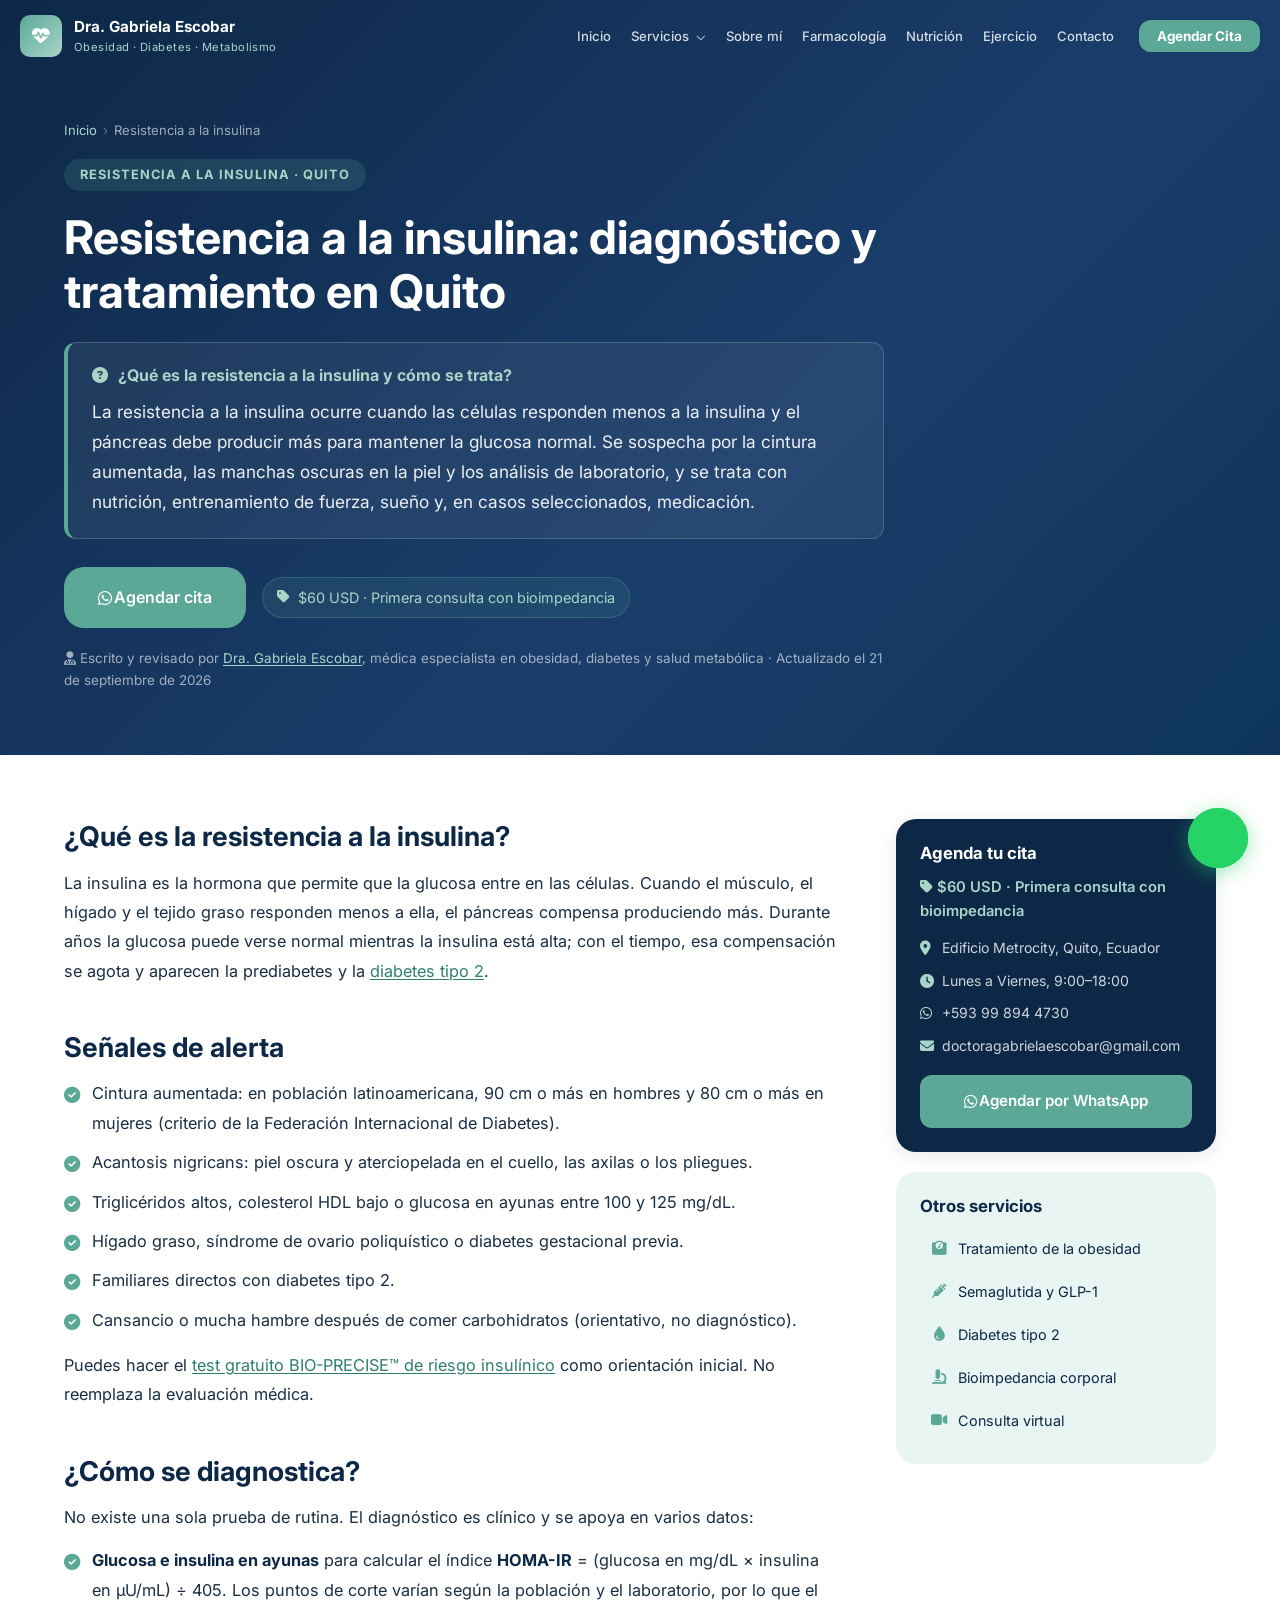
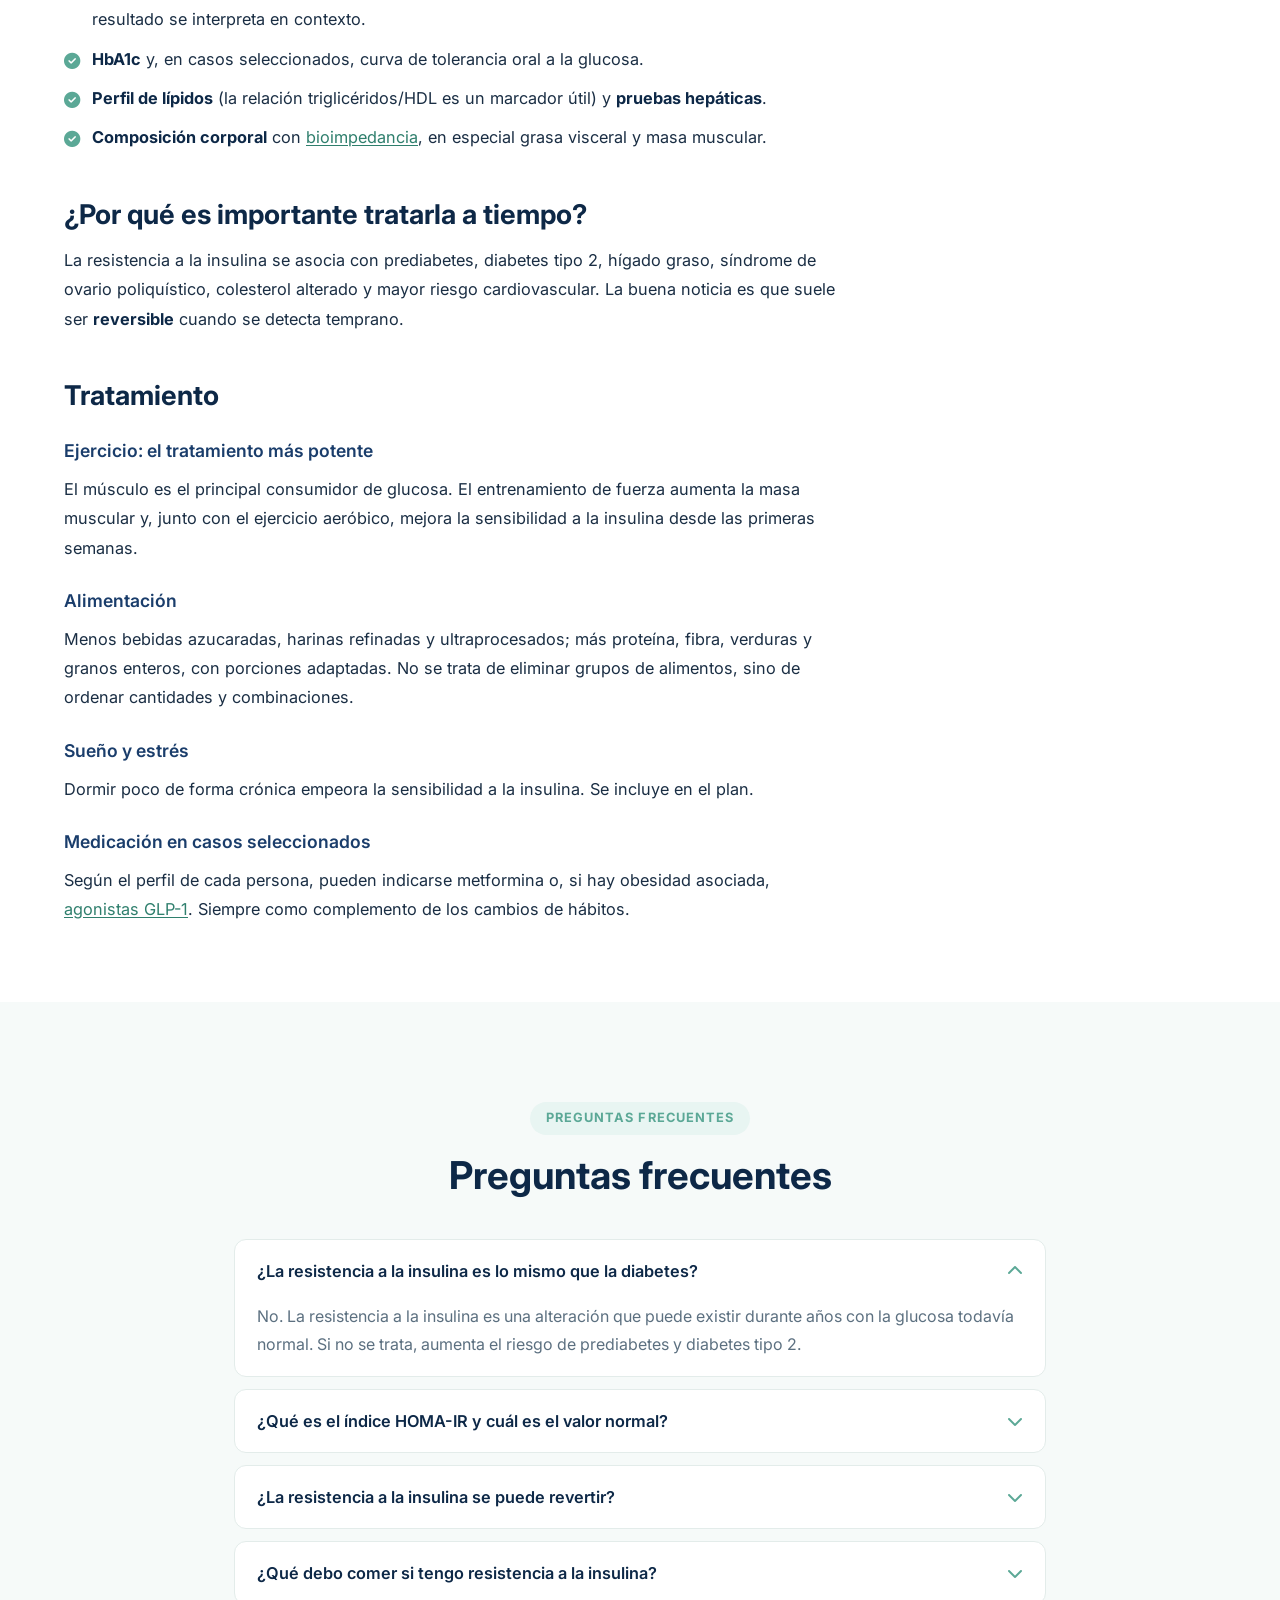
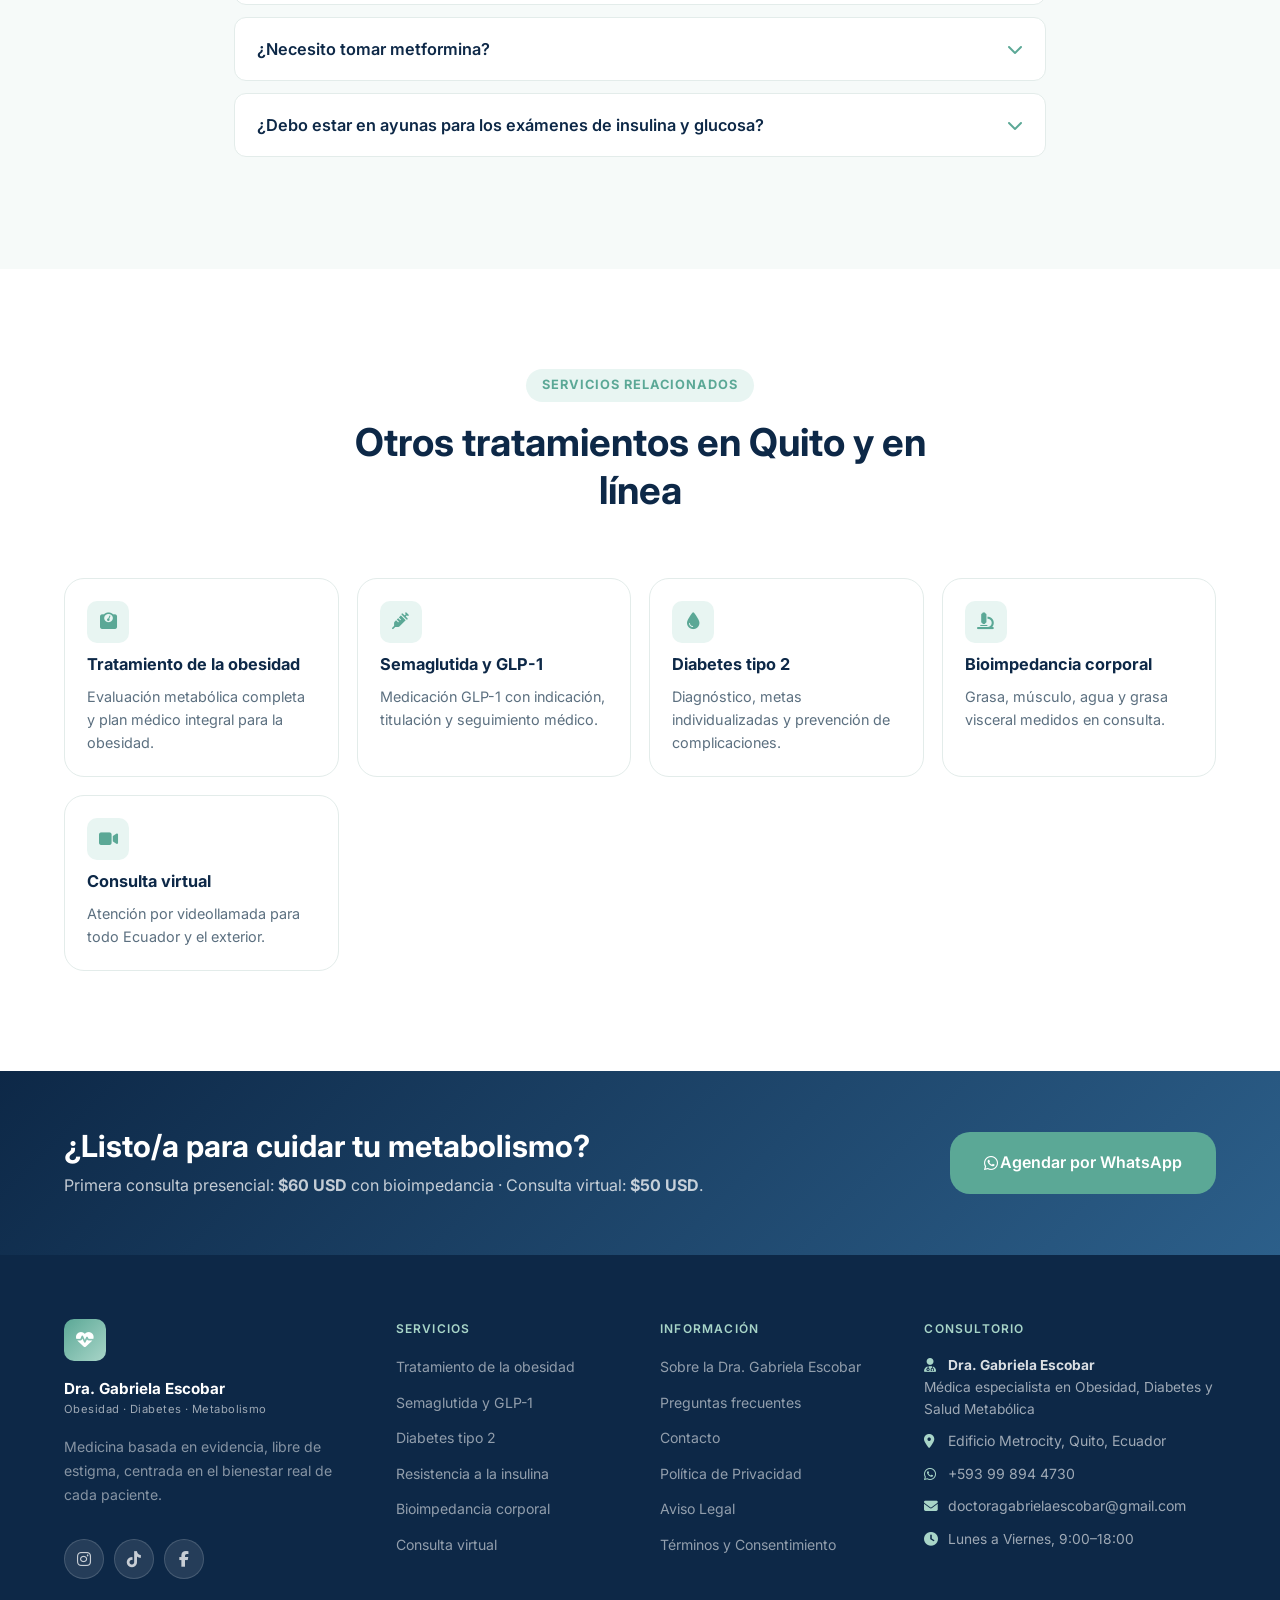
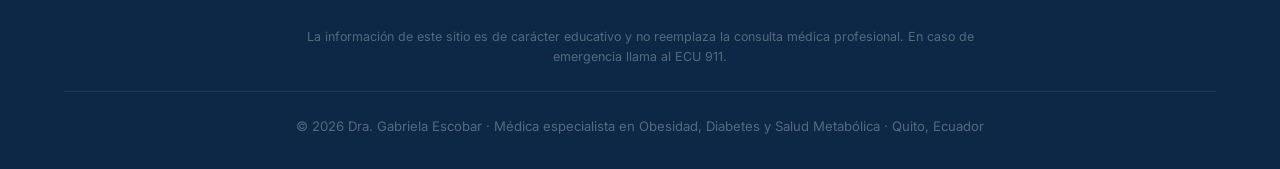
<file: resistencia-insulina-quito/index.html>
<!DOCTYPE html>
<html lang="es-EC">
<head>
  <meta charset="UTF-8" />
  <meta name="viewport" content="width=device-width, initial-scale=1.0" />
  <title>Resistencia a la insulina en Quito | Dra. Gabriela Escobar</title>
  <meta name="description" content="Resistencia a la insulina en Quito: señales de alerta, índice HOMA-IR, exámenes y tratamiento con nutrición, ejercicio de fuerza y medicación si se necesita." />
  <link rel="canonical" href="https://dragabrielaescobar.com/resistencia-insulina-quito/" />
  <meta name="robots" content="index, follow, max-image-preview:large, max-snippet:-1" />
  <meta name="author" content="Dra. Gabriela Escobar" />
  <meta name="theme-color" content="#0D2847" />
  <meta name="geo.region" content="EC-P" />
  <meta name="geo.placename" content="Quito" />
  <meta name="geo.position" content="-0.1846;-78.5036" />
  <meta name="ICBM" content="-0.1846, -78.5036" />
  <meta property="og:type" content="article" />
  <meta property="og:locale" content="es_EC" />
  <meta property="og:site_name" content="Dra. Gabriela Escobar" />
  <meta property="og:title" content="Resistencia a la insulina en Quito | Dra. Gabriela Escobar" />
  <meta property="og:description" content="Resistencia a la insulina en Quito: señales de alerta, índice HOMA-IR, exámenes y tratamiento con nutrición, ejercicio de fuerza y medicación si se necesita." />
  <meta property="og:url" content="https://dragabrielaescobar.com/resistencia-insulina-quito/" />
  <meta property="og:image" content="https://dragabrielaescobar.com/assets/img/dra-gabriela-escobar.jpg" />
  <meta property="og:image:width" content="1024" />
  <meta property="og:image:height" content="1024" />
  <meta property="og:image:alt" content="Dra. Gabriela Escobar, especialista en obesidad y diabetes en Quito" />
  <meta name="twitter:card" content="summary_large_image" />
  <meta name="twitter:title" content="Resistencia a la insulina en Quito | Dra. Gabriela Escobar" />
  <meta name="twitter:description" content="Resistencia a la insulina en Quito: señales de alerta, índice HOMA-IR, exámenes y tratamiento con nutrición, ejercicio de fuerza y medicación si se necesita." />
  <meta name="twitter:image" content="https://dragabrielaescobar.com/assets/img/dra-gabriela-escobar.jpg" />
  <link rel="alternate" type="text/plain" title="llms.txt" href="/llms.txt" />
  <link rel="preconnect" href="https://fonts.googleapis.com" />
  <link rel="preconnect" href="https://fonts.gstatic.com" crossorigin />
  <link href="https://fonts.googleapis.com/css2?family=Inter:wght@300;400;500;600;700&family=Playfair+Display:ital,wght@0,500;1,400&display=swap" rel="stylesheet" />
  <link rel="stylesheet" href="https://cdnjs.cloudflare.com/ajax/libs/font-awesome/6.5.0/css/all.min.css" />
  <!-- TODO (E-E-A-T): completar en el nodo "#dra" del JSON-LD cuando se tengan los datos reales:
       - "identifier": {"@type":"PropertyValue","propertyID":"Registro profesional ACESS","value":"<NÚMERO>"}
       - "alumniOf": [{"@type":"CollegeOrUniversity","name":"<UNIVERSIDAD DEL TÍTULO DE MEDICINA>"}]
       - recognizedBy del máster: {"@type":"CollegeOrUniversity","name":"<UNIVERSIDAD DEL MÁSTER>"}
       - "memberOf": [{"@type":"MedicalOrganization","name":"<SOCIEDAD / ASOCIACIÓN>"}] -->
  <!-- PENDIENTE (reseñas): aggregateRating se deja DESACTIVADO a propósito. Enlace de reseñas: https://g.page/r/CRtSFnWoXdwcEBM/review
       Para activarlo, añadir al nodo "#consultorio" del JSON-LD (solo con datos reales y verificables de Google, nunca inventados):
       "aggregateRating": {"@type": "AggregateRating", "ratingValue": "X.X", "reviewCount": "N", "bestRating": "5"}
       Nota: Google no muestra estrellas para reseñas "propias" de LocalBusiness, pero el dato sigue siendo útil para IA. -->
  <script type="application/ld+json">
{
  "@context": "https://schema.org",
  "@graph": [
    {
      "@type": "WebSite",
      "@id": "https://dragabrielaescobar.com/#website",
      "url": "https://dragabrielaescobar.com/",
      "name": "Dra. Gabriela Escobar",
      "inLanguage": "es-EC",
      "publisher": {
        "@id": "https://dragabrielaescobar.com/#consultorio"
      }
    },
    {
      "@type": [
        "Physician",
        "MedicalClinic"
      ],
      "@id": "https://dragabrielaescobar.com/#consultorio",
      "name": "Dra. Gabriela Escobar",
      "alternateName": "Dra. Gabriela Escobar · Obesidad, Diabetes y Salud Metabólica",
      "description": "Consultorio de la Dra. Gabriela Escobar, médica especialista en obesidad, diabetes y salud metabólica en el Edificio Metrocity de Quito, Ecuador. Consulta presencial con bioimpedancia y consulta virtual para Ecuador y el exterior.",
      "url": "https://dragabrielaescobar.com/",
      "image": "https://dragabrielaescobar.com/assets/img/dra-gabriela-escobar.jpg",
      "logo": "https://dragabrielaescobar.com/assets/img/dra-gabriela-escobar.jpg",
      "telephone": "+593998944730",
      "email": "doctoragabrielaescobar@gmail.com",
      "priceRange": "$50–$60 USD",
      "currenciesAccepted": "USD",
      "isAcceptingNewPatients": true,
      "medicalSpecialty": [
        "https://schema.org/Endocrine",
        "https://schema.org/DietNutrition"
      ],
      "address": {
        "@type": "PostalAddress",
        "streetAddress": "Edificio Metrocity",
        "addressLocality": "Quito",
        "addressRegion": "Pichincha",
        "addressCountry": "EC"
      },
      "geo": {
        "@type": "GeoCoordinates",
        "latitude": -0.1846,
        "longitude": -78.5036
      },
      "hasMap": "https://www.google.com/maps/search/?api=1&query=Edificio+Metrocity+Quito+Ecuador",
      "openingHours": "Mo-Fr 09:00-18:00",
      "openingHoursSpecification": [
        {
          "@type": "OpeningHoursSpecification",
          "dayOfWeek": [
            "Monday",
            "Tuesday",
            "Wednesday",
            "Thursday",
            "Friday"
          ],
          "opens": "09:00",
          "closes": "18:00"
        }
      ],
      "areaServed": [
        {
          "@type": "City",
          "name": "Quito"
        },
        {
          "@type": "Country",
          "name": "Ecuador"
        }
      ],
      "founder": {
        "@id": "https://dragabrielaescobar.com/#dra"
      },
      "employee": {
        "@id": "https://dragabrielaescobar.com/#dra"
      },
      "availableService": [
        {
          "@type": "MedicalTherapy",
          "name": "Tratamiento médico de la obesidad",
          "url": "https://dragabrielaescobar.com/tratamiento-obesidad-quito/"
        },
        {
          "@type": "MedicalTherapy",
          "name": "Tratamiento con semaglutida y agonistas GLP-1 bajo supervisión médica",
          "url": "https://dragabrielaescobar.com/semaglutida-glp1-quito/"
        },
        {
          "@type": "MedicalTherapy",
          "name": "Manejo de diabetes tipo 2 y prediabetes",
          "url": "https://dragabrielaescobar.com/diabetes-tipo-2-quito/"
        },
        {
          "@type": "MedicalTherapy",
          "name": "Diagnóstico y tratamiento de la resistencia a la insulina",
          "url": "https://dragabrielaescobar.com/resistencia-insulina-quito/"
        },
        {
          "@type": "DiagnosticProcedure",
          "name": "Bioimpedancia y análisis de composición corporal",
          "url": "https://dragabrielaescobar.com/bioimpedancia-quito/"
        },
        {
          "@type": "MedicalTherapy",
          "name": "Consulta virtual de obesidad y metabolismo",
          "url": "https://dragabrielaescobar.com/consulta-virtual-obesidad/"
        }
      ],
      "makesOffer": [
        {
          "@type": "Offer",
          "name": "Primera consulta presencial con bioimpedancia",
          "price": "60",
          "priceCurrency": "USD"
        },
        {
          "@type": "Offer",
          "name": "Consulta virtual (telemedicina)",
          "price": "50",
          "priceCurrency": "USD"
        }
      ],
      "sameAs": [
        "https://www.instagram.com/dra.gabriela.escobar/",
        "https://www.tiktok.com/@dra.gabriela.escobar",
        "https://www.facebook.com/profile.php?id=61577849005221"
      ],
      "potentialAction": {
        "@type": "ReviewAction",
        "name": "Dejar una reseña en Google",
        "target": "https://g.page/r/CRtSFnWoXdwcEBM/review"
      }
    },
    {
      "@type": "Person",
      "@id": "https://dragabrielaescobar.com/#dra",
      "name": "Gabriela Escobar",
      "honorificPrefix": "Dra.",
      "jobTitle": "Médica especialista en Obesidad, Diabetes y Salud Metabólica",
      "description": "Médica especialista en obesidad, diabetes y salud metabólica en Quito, Ecuador, con Máster en Obesidad y Enfermedades Metabólicas.",
      "image": "https://dragabrielaescobar.com/assets/img/dra-gabriela-escobar.jpg",
      "url": "https://dragabrielaescobar.com/sobre-mi/",
      "email": "doctoragabrielaescobar@gmail.com",
      "telephone": "+593998944730",
      "worksFor": {
        "@id": "https://dragabrielaescobar.com/#consultorio"
      },
      "hasCredential": {
        "@type": "EducationalOccupationalCredential",
        "credentialCategory": "degree",
        "educationalLevel": "Máster",
        "name": "Máster en Obesidad y Enfermedades Metabólicas"
      },
      "knowsAbout": [
        "Obesidad",
        "Diabetes mellitus tipo 2",
        "Prediabetes",
        "Resistencia a la insulina",
        "Salud metabólica",
        "Agonistas del receptor GLP-1",
        "Semaglutida",
        "Tirzepatida",
        "Bioimpedancia y composición corporal",
        "Nutrición clínica",
        "Ejercicio terapéutico"
      ],
      "knowsLanguage": "es",
      "sameAs": [
        "https://www.instagram.com/dra.gabriela.escobar/",
        "https://www.tiktok.com/@dra.gabriela.escobar",
        "https://www.facebook.com/profile.php?id=61577849005221"
      ]
    },
    {
      "@type": "MedicalWebPage",
      "@id": "https://dragabrielaescobar.com/resistencia-insulina-quito/#webpage",
      "url": "https://dragabrielaescobar.com/resistencia-insulina-quito/",
      "name": "Resistencia a la insulina en Quito | Dra. Gabriela Escobar",
      "description": "Resistencia a la insulina en Quito: señales de alerta, índice HOMA-IR, exámenes y tratamiento con nutrición, ejercicio de fuerza y medicación si se necesita.",
      "inLanguage": "es-EC",
      "isPartOf": {
        "@id": "https://dragabrielaescobar.com/#website"
      },
      "primaryImageOfPage": {
        "@type": "ImageObject",
        "url": "https://dragabrielaescobar.com/assets/img/dra-gabriela-escobar.jpg"
      },
      "author": {
        "@id": "https://dragabrielaescobar.com/#dra"
      },
      "publisher": {
        "@id": "https://dragabrielaescobar.com/#consultorio"
      },
      "dateModified": "2026-09-21",
      "lastReviewed": "2026-09-21",
      "reviewedBy": {
        "@id": "https://dragabrielaescobar.com/#dra"
      },
      "speakable": {
        "@type": "SpeakableSpecification",
        "cssSelector": [
          ".direct-answer"
        ]
      },
      "about": [
        {
          "@type": "MedicalCondition",
          "name": "Resistencia a la insulina",
          "alternateName": "Insulin resistance"
        }
      ],
      "breadcrumb": {
        "@id": "https://dragabrielaescobar.com/resistencia-insulina-quito/#breadcrumb"
      }
    },
    {
      "@type": "BreadcrumbList",
      "@id": "https://dragabrielaescobar.com/resistencia-insulina-quito/#breadcrumb",
      "itemListElement": [
        {
          "@type": "ListItem",
          "position": 1,
          "name": "Inicio",
          "item": "https://dragabrielaescobar.com/"
        },
        {
          "@type": "ListItem",
          "position": 2,
          "name": "Resistencia a la insulina",
          "item": "https://dragabrielaescobar.com/resistencia-insulina-quito/"
        }
      ]
    },
    {
      "@type": "FAQPage",
      "@id": "https://dragabrielaescobar.com/resistencia-insulina-quito/#faq",
      "isPartOf": {
        "@id": "https://dragabrielaescobar.com/resistencia-insulina-quito/#webpage"
      },
      "mainEntity": [
        {
          "@type": "Question",
          "name": "¿La resistencia a la insulina es lo mismo que la diabetes?",
          "acceptedAnswer": {
            "@type": "Answer",
            "text": "No. La resistencia a la insulina es una alteración que puede existir durante años con la glucosa todavía normal. Si no se trata, aumenta el riesgo de prediabetes y diabetes tipo 2."
          }
        },
        {
          "@type": "Question",
          "name": "¿Qué es el índice HOMA-IR y cuál es el valor normal?",
          "acceptedAnswer": {
            "@type": "Answer",
            "text": "El HOMA-IR estima la resistencia a la insulina con la fórmula (glucosa en ayunas en mg/dL × insulina en ayunas en µU/mL) ÷ 405. No hay un punto de corte universal: varía según la población y el laboratorio, por eso lo interpreta el médico junto con los demás datos clínicos."
          }
        },
        {
          "@type": "Question",
          "name": "¿La resistencia a la insulina se puede revertir?",
          "acceptedAnswer": {
            "@type": "Answer",
            "text": "En muchos casos, sí. El ejercicio, especialmente el de fuerza, la alimentación adecuada, el sueño y la pérdida de grasa visceral mejoran la sensibilidad a la insulina."
          }
        },
        {
          "@type": "Question",
          "name": "¿Qué debo comer si tengo resistencia a la insulina?",
          "acceptedAnswer": {
            "@type": "Answer",
            "text": "Conviene priorizar proteína, verduras, fibra y granos enteros, y reducir las bebidas azucaradas, las harinas refinadas y los ultraprocesados. Las porciones exactas se definen en un plan personalizado."
          }
        },
        {
          "@type": "Question",
          "name": "¿Necesito tomar metformina?",
          "acceptedAnswer": {
            "@type": "Answer",
            "text": "No siempre. La metformina se indica en casos seleccionados según los exámenes y el perfil de cada persona; la base del tratamiento son los cambios de hábitos."
          }
        },
        {
          "@type": "Question",
          "name": "¿Debo estar en ayunas para los exámenes de insulina y glucosa?",
          "acceptedAnswer": {
            "@type": "Answer",
            "text": "Sí. Para medir glucosa e insulina en ayunas se recomienda un ayuno de 8 a 12 horas, solo con agua."
          }
        }
      ]
    }
  ]
}
  </script>
  <link rel="stylesheet" href="/styles.css" />
  <!-- Meta Pixel -->
  <script>
  !function(f,b,e,v,n,t,s)
  {if(f.fbq)return;n=f.fbq=function(){n.callMethod?
  n.callMethod.apply(n,arguments):n.queue.push(arguments)};
  if(!f._fbq)f._fbq=n;n.push=n;n.loaded=!0;n.version='2.0';
  n.queue=[];t=b.createElement(e);t.async=!0;
  t.src=v;s=b.getElementsByTagName(e)[0];
  s.parentNode.insertBefore(t,s)}(window, document,'script',
  'https://connect.facebook.net/en_US/fbevents.js');
  fbq('init', '27390624731202');
  fbq('track', 'PageView');
  </script>
  <noscript>
    <img height="1" width="1" style="display:none" alt=""
    src="https://www.facebook.com/tr?id=27390624731202&ev=PageView&noscript=1"/>
  </noscript>
  <!-- Fin Meta Pixel -->
</head>
<body class="subpage">

<a class="skip-link" href="#contenido">Saltar al contenido</a>

<nav id="navbar" aria-label="Navegación principal">
  <div class="nav-container">
    <a href="/" class="nav-logo" aria-label="Dra. Gabriela Escobar – Inicio">
      <span class="logo-icon"><i class="fas fa-heartbeat" aria-hidden="true"></i></span>
      <div>
        <span class="logo-name">Dra. Gabriela Escobar</span>
        <span class="logo-sub">Obesidad · Diabetes · Metabolismo</span>
      </div>
    </a>
    <ul class="nav-links" id="navLinks">
      <li><a href="/#inicio" class="nav-link">Inicio</a></li>
      <li class="nav-dropdown">
        <a href="/#servicios" class="nav-link nav-dropdown-toggle" aria-haspopup="true">Servicios <i class="fas fa-chevron-down" aria-hidden="true"></i></a>
        <ul class="nav-submenu" aria-label="Servicios">
          <li><a href="/tratamiento-obesidad-quito/"><i class="fas fa-weight-scale" aria-hidden="true"></i> Tratamiento de la obesidad</a></li>
          <li><a href="/semaglutida-glp1-quito/"><i class="fas fa-syringe" aria-hidden="true"></i> Semaglutida y GLP-1</a></li>
          <li><a href="/diabetes-tipo-2-quito/"><i class="fas fa-droplet" aria-hidden="true"></i> Diabetes tipo 2</a></li>
          <li><a href="/resistencia-insulina-quito/"><i class="fas fa-vial" aria-hidden="true"></i> Resistencia a la insulina</a></li>
          <li><a href="/bioimpedancia-quito/"><i class="fas fa-microscope" aria-hidden="true"></i> Bioimpedancia corporal</a></li>
          <li><a href="/consulta-virtual-obesidad/"><i class="fas fa-video" aria-hidden="true"></i> Consulta virtual</a></li>
        </ul>
      </li>
      <li><a href="/sobre-mi/" class="nav-link">Sobre mí</a></li>
      <li><a href="/#farmacologia" class="nav-link">Farmacología</a></li>
      <li><a href="/#nutricion" class="nav-link">Nutrición</a></li>
      <li><a href="/#ejercicio" class="nav-link">Ejercicio</a></li>
      <li><a href="/#contacto" class="nav-link">Contacto</a></li>
      <li><a href="/#resultados" class="nav-pill-mint">Resultados</a></li>
      <li><a href="/#calculadora" class="nav-pill-mint">Calculadora</a></li>
      <li><a href="/#bioprecise" class="nav-pill-mint">Bio-Precise™</a></li>
      <li><a href="/#opiniones" class="nav-pill-mint">Opiniones</a></li>
      <li><a href="https://wa.me/593998944730?text=Hola,%20Dra.%20Escobar.%20Me%20gustar%C3%ADa%20agendar%20una%20cita%20m%C3%A9dica." class="nav-cta-btn" target="_blank" rel="noopener">Agendar Cita</a></li>
    </ul>
    <button class="hamburger" id="hamburger" aria-label="Abrir menú" aria-controls="navLinks" aria-expanded="false">
      <span></span><span></span><span></span>
    </button>
  </div>
</nav>

<main id="contenido">
<header class="page-hero">
  <div class="container page-hero-inner">
    <div class="page-hero-text">
      <nav class="breadcrumb" aria-label="Ruta de navegación">
        <ol>
          <li><a href="/">Inicio</a></li>
          <li aria-current="page">Resistencia a la insulina</li>
        </ol>
      </nav>
      <span class="section-tag">Resistencia a la insulina · Quito</span>
      <h1>Resistencia a la insulina: diagnóstico y tratamiento en Quito</h1>
      <div class="direct-answer-box">
        <p class="direct-answer-q"><i class="fas fa-circle-question" aria-hidden="true"></i> ¿Qué es la resistencia a la insulina y cómo se trata?</p>
        <p class="direct-answer">La resistencia a la insulina ocurre cuando las células responden menos a la insulina y el páncreas debe producir más para mantener la glucosa normal. Se sospecha por la cintura aumentada, las manchas oscuras en la piel y los análisis de laboratorio, y se trata con nutrición, entrenamiento de fuerza, sueño y, en casos seleccionados, medicación.</p>
      </div>
      <div class="page-hero-actions">
        <a href="https://wa.me/593998944730?text=Hola,%20Dra.%20Escobar.%20Me%20gustar%C3%ADa%20agendar%20una%20cita%20m%C3%A9dica." class="btn btn-primary btn-lg" target="_blank" rel="noopener"><i class="fab fa-whatsapp" aria-hidden="true"></i> Agendar cita</a>
        <span class="page-price"><i class="fas fa-tag" aria-hidden="true"></i> $60 USD · Primera consulta con bioimpedancia</span>
      </div>
      <p class="page-meta"><i class="fas fa-user-doctor" aria-hidden="true"></i> Escrito y revisado por <a href="/sobre-mi/">Dra. Gabriela Escobar</a>, médica especialista en obesidad, diabetes y salud metabólica · Actualizado el 21 de septiembre de 2026</p>
    </div>

  </div>
</header>

<div class="container page-layout">
  <article class="prose">

<section>
  <h2>¿Qué es la resistencia a la insulina?</h2>
  <p>La insulina es la hormona que permite que la glucosa entre en las células. Cuando el músculo, el hígado y el tejido graso responden menos a ella, el páncreas compensa produciendo más. Durante años la glucosa puede verse normal mientras la insulina está alta; con el tiempo, esa compensación se agota y aparecen la prediabetes y la <a href="/diabetes-tipo-2-quito/">diabetes tipo 2</a>.</p>
</section>

<section>
  <h2>Señales de alerta</h2>
  <ul class="check-list">
    <li>Cintura aumentada: en población latinoamericana, 90 cm o más en hombres y 80 cm o más en mujeres (criterio de la Federación Internacional de Diabetes).</li>
    <li>Acantosis nigricans: piel oscura y aterciopelada en el cuello, las axilas o los pliegues.</li>
    <li>Triglicéridos altos, colesterol HDL bajo o glucosa en ayunas entre 100 y 125 mg/dL.</li>
    <li>Hígado graso, síndrome de ovario poliquístico o diabetes gestacional previa.</li>
    <li>Familiares directos con diabetes tipo 2.</li>
    <li>Cansancio o mucha hambre después de comer carbohidratos (orientativo, no diagnóstico).</li>
  </ul>
  <p>Puedes hacer el <a href="/#bioprecise">test gratuito BIO-PRECISE™ de riesgo insulínico</a> como orientación inicial. No reemplaza la evaluación médica.</p>
</section>

<section>
  <h2>¿Cómo se diagnostica?</h2>
  <p>No existe una sola prueba de rutina. El diagnóstico es clínico y se apoya en varios datos:</p>
  <ul class="check-list">
    <li><strong>Glucosa e insulina en ayunas</strong> para calcular el índice <strong>HOMA-IR</strong> = (glucosa en mg/dL × insulina en µU/mL) ÷ 405. Los puntos de corte varían según la población y el laboratorio, por lo que el resultado se interpreta en contexto.</li>
    <li><strong>HbA1c</strong> y, en casos seleccionados, curva de tolerancia oral a la glucosa.</li>
    <li><strong>Perfil de lípidos</strong> (la relación triglicéridos/HDL es un marcador útil) y <strong>pruebas hepáticas</strong>.</li>
    <li><strong>Composición corporal</strong> con <a href="/bioimpedancia-quito/">bioimpedancia</a>, en especial grasa visceral y masa muscular.</li>
  </ul>
</section>

<section>
  <h2>¿Por qué es importante tratarla a tiempo?</h2>
  <p>La resistencia a la insulina se asocia con prediabetes, diabetes tipo 2, hígado graso, síndrome de ovario poliquístico, colesterol alterado y mayor riesgo cardiovascular. La buena noticia es que suele ser <strong>reversible</strong> cuando se detecta temprano.</p>
</section>

<section>
  <h2>Tratamiento</h2>
  <h3>Ejercicio: el tratamiento más potente</h3>
  <p>El músculo es el principal consumidor de glucosa. El entrenamiento de fuerza aumenta la masa muscular y, junto con el ejercicio aeróbico, mejora la sensibilidad a la insulina desde las primeras semanas.</p>
  <h3>Alimentación</h3>
  <p>Menos bebidas azucaradas, harinas refinadas y ultraprocesados; más proteína, fibra, verduras y granos enteros, con porciones adaptadas. No se trata de eliminar grupos de alimentos, sino de ordenar cantidades y combinaciones.</p>
  <h3>Sueño y estrés</h3>
  <p>Dormir poco de forma crónica empeora la sensibilidad a la insulina. Se incluye en el plan.</p>
  <h3>Medicación en casos seleccionados</h3>
  <p>Según el perfil de cada persona, pueden indicarse metformina o, si hay obesidad asociada, <a href="/semaglutida-glp1-quito/">agonistas GLP-1</a>. Siempre como complemento de los cambios de hábitos.</p>
</section>

  </article>
  <aside class="page-aside" aria-label="Agenda y otros servicios">
    <div class="aside-card">
      <h2 class="aside-title">Agenda tu cita</h2>
      <p class="aside-price"><i class="fas fa-tag" aria-hidden="true"></i> $60 USD · Primera consulta con bioimpedancia</p>
      <ul class="aside-nap">
        <li><i class="fas fa-map-marker-alt" aria-hidden="true"></i> <a href="https://www.google.com/maps/search/?api=1&query=Edificio+Metrocity+Quito+Ecuador" target="_blank" rel="noopener">Edificio Metrocity, Quito, Ecuador</a></li>
        <li><i class="fas fa-clock" aria-hidden="true"></i> Lunes a Viernes, 9:00–18:00</li>
        <li><i class="fab fa-whatsapp" aria-hidden="true"></i> <a href="https://wa.me/593998944730" target="_blank" rel="noopener">+593 99 894 4730</a></li>
        <li><i class="fas fa-envelope" aria-hidden="true"></i> <a href="mailto:doctoragabrielaescobar@gmail.com">doctoragabrielaescobar@gmail.com</a></li>
      </ul>
      <a href="https://wa.me/593998944730?text=Hola,%20Dra.%20Escobar.%20Me%20gustar%C3%ADa%20agendar%20una%20cita%20m%C3%A9dica." class="btn btn-primary btn-full" target="_blank" rel="noopener"><i class="fab fa-whatsapp" aria-hidden="true"></i> Agendar por WhatsApp</a>
    </div>
    <div class="aside-card aside-card-light">
      <h2 class="aside-title">Otros servicios</h2>
      <ul class="aside-links">
        <li><a href="/tratamiento-obesidad-quito/"><i class="fas fa-weight-scale" aria-hidden="true"></i> Tratamiento de la obesidad</a></li>
        <li><a href="/semaglutida-glp1-quito/"><i class="fas fa-syringe" aria-hidden="true"></i> Semaglutida y GLP-1</a></li>
        <li><a href="/diabetes-tipo-2-quito/"><i class="fas fa-droplet" aria-hidden="true"></i> Diabetes tipo 2</a></li>
        <li><a href="/bioimpedancia-quito/"><i class="fas fa-microscope" aria-hidden="true"></i> Bioimpedancia corporal</a></li>
        <li><a href="/consulta-virtual-obesidad/"><i class="fas fa-video" aria-hidden="true"></i> Consulta virtual</a></li>
      </ul>
    </div>
  </aside>
</div>

<section class="section faq-section" id="preguntas-frecuentes" aria-labelledby="faq-title">
  <div class="container faq-container">
    <div class="section-header">
      <span class="section-tag">Preguntas frecuentes</span>
      <h2 id="faq-title">Preguntas frecuentes</h2>
    </div>
    <details class="faq-item" open>
      <summary><h3>¿La resistencia a la insulina es lo mismo que la diabetes?</h3><i class="fas fa-chevron-down" aria-hidden="true"></i></summary>
      <div class="faq-answer"><p>No. La resistencia a la insulina es una alteración que puede existir durante años con la glucosa todavía normal. Si no se trata, aumenta el riesgo de prediabetes y diabetes tipo 2.</p></div>
    </details>
    <details class="faq-item">
      <summary><h3>¿Qué es el índice HOMA-IR y cuál es el valor normal?</h3><i class="fas fa-chevron-down" aria-hidden="true"></i></summary>
      <div class="faq-answer"><p>El HOMA-IR estima la resistencia a la insulina con la fórmula (glucosa en ayunas en mg/dL × insulina en ayunas en µU/mL) ÷ 405. No hay un punto de corte universal: varía según la población y el laboratorio, por eso lo interpreta el médico junto con los demás datos clínicos.</p></div>
    </details>
    <details class="faq-item">
      <summary><h3>¿La resistencia a la insulina se puede revertir?</h3><i class="fas fa-chevron-down" aria-hidden="true"></i></summary>
      <div class="faq-answer"><p>En muchos casos, sí. El ejercicio, especialmente el de fuerza, la alimentación adecuada, el sueño y la pérdida de grasa visceral mejoran la sensibilidad a la insulina.</p></div>
    </details>
    <details class="faq-item">
      <summary><h3>¿Qué debo comer si tengo resistencia a la insulina?</h3><i class="fas fa-chevron-down" aria-hidden="true"></i></summary>
      <div class="faq-answer"><p>Conviene priorizar proteína, verduras, fibra y granos enteros, y reducir las bebidas azucaradas, las harinas refinadas y los ultraprocesados. Las porciones exactas se definen en un plan personalizado.</p></div>
    </details>
    <details class="faq-item">
      <summary><h3>¿Necesito tomar metformina?</h3><i class="fas fa-chevron-down" aria-hidden="true"></i></summary>
      <div class="faq-answer"><p>No siempre. La metformina se indica en casos seleccionados según los exámenes y el perfil de cada persona; la base del tratamiento son los cambios de hábitos.</p></div>
    </details>
    <details class="faq-item">
      <summary><h3>¿Debo estar en ayunas para los exámenes de insulina y glucosa?</h3><i class="fas fa-chevron-down" aria-hidden="true"></i></summary>
      <div class="faq-answer"><p>Sí. Para medir glucosa e insulina en ayunas se recomienda un ayuno de 8 a 12 horas, solo con agua.</p></div>
    </details>
  </div>
</section>
<section class="section related-section" aria-labelledby="related-title">
  <div class="container">
    <div class="section-header">
      <span class="section-tag">Servicios relacionados</span>
      <h2 id="related-title">Otros tratamientos en Quito y en línea</h2>
    </div>
    <div class="related-grid">
      <a class="related-card" href="/tratamiento-obesidad-quito/">
        <span class="related-icon"><i class="fas fa-weight-scale" aria-hidden="true"></i></span>
        <strong>Tratamiento de la obesidad</strong>
        <span>Evaluación metabólica completa y plan médico integral para la obesidad.</span>
      </a>
      <a class="related-card" href="/semaglutida-glp1-quito/">
        <span class="related-icon"><i class="fas fa-syringe" aria-hidden="true"></i></span>
        <strong>Semaglutida y GLP-1</strong>
        <span>Medicación GLP-1 con indicación, titulación y seguimiento médico.</span>
      </a>
      <a class="related-card" href="/diabetes-tipo-2-quito/">
        <span class="related-icon"><i class="fas fa-droplet" aria-hidden="true"></i></span>
        <strong>Diabetes tipo 2</strong>
        <span>Diagnóstico, metas individualizadas y prevención de complicaciones.</span>
      </a>
      <a class="related-card" href="/bioimpedancia-quito/">
        <span class="related-icon"><i class="fas fa-microscope" aria-hidden="true"></i></span>
        <strong>Bioimpedancia corporal</strong>
        <span>Grasa, músculo, agua y grasa visceral medidos en consulta.</span>
      </a>
      <a class="related-card" href="/consulta-virtual-obesidad/">
        <span class="related-icon"><i class="fas fa-video" aria-hidden="true"></i></span>
        <strong>Consulta virtual</strong>
        <span>Atención por videollamada para todo Ecuador y el exterior.</span>
      </a>
    </div>
  </div>
</section>
<section class="cta-band" aria-label="Agendar cita">
  <div class="container cta-band-inner">
    <div>
      <h2>¿Listo/a para cuidar tu metabolismo?</h2>
      <p>Primera consulta presencial: <strong>$60 USD</strong> con bioimpedancia · Consulta virtual: <strong>$50 USD</strong>.</p>
    </div>
    <a href="https://wa.me/593998944730?text=Hola,%20Dra.%20Escobar.%20Me%20gustar%C3%ADa%20agendar%20una%20cita%20m%C3%A9dica." class="btn btn-primary btn-lg" target="_blank" rel="noopener"><i class="fab fa-whatsapp" aria-hidden="true"></i> Agendar por WhatsApp</a>
  </div>
</section>
</main>

<footer class="footer">
  <div class="container">
    <div class="footer-grid footer-grid-4">
      <div class="footer-brand">
        <span class="logo-icon"><i class="fas fa-heartbeat" aria-hidden="true"></i></span>
        <div>
          <span class="logo-name">Dra. Gabriela Escobar</span>
          <span class="logo-sub" style="color:rgba(255,255,255,0.6)">Obesidad · Diabetes · Metabolismo</span>
        </div>
        <p>Medicina basada en evidencia, libre de estigma, centrada en el bienestar real de cada paciente.</p>
        <div class="footer-social">
          <a href="https://www.instagram.com/dra.gabriela.escobar?igsh=MXA1c2c0eDRmMWlibA%3D%3D&utm_source=qr" class="footer-social-icon footer-social-instagram" target="_blank" rel="noopener" aria-label="Instagram">
            <i class="fab fa-instagram" aria-hidden="true"></i>
          </a>
          <a href="https://www.tiktok.com/@dra.gabriela.escobar?_r=1&_t=ZS-95odnQcLvvU" class="footer-social-icon footer-social-tiktok" target="_blank" rel="noopener" aria-label="TikTok">
            <i class="fab fa-tiktok" aria-hidden="true"></i>
          </a>
          <a href="https://www.facebook.com/profile.php?id=61577849005221" class="footer-social-icon footer-social-facebook" target="_blank" rel="noopener" aria-label="Facebook">
            <i class="fab fa-facebook-f" aria-hidden="true"></i>
          </a>
        </div>
      </div>
      <div class="footer-links">
        <h4>Servicios</h4>
        <ul>
          <li><a href="/tratamiento-obesidad-quito/">Tratamiento de la obesidad</a></li>
          <li><a href="/semaglutida-glp1-quito/">Semaglutida y GLP-1</a></li>
          <li><a href="/diabetes-tipo-2-quito/">Diabetes tipo 2</a></li>
          <li><a href="/resistencia-insulina-quito/">Resistencia a la insulina</a></li>
          <li><a href="/bioimpedancia-quito/">Bioimpedancia corporal</a></li>
          <li><a href="/consulta-virtual-obesidad/">Consulta virtual</a></li>
        </ul>
      </div>
      <div class="footer-legal">
        <h4>Información</h4>
        <ul>
          <li><a href="/sobre-mi/">Sobre la Dra. Gabriela Escobar</a></li>
          <li><a href="/#preguntas-frecuentes">Preguntas frecuentes</a></li>
          <li><a href="/#contacto">Contacto</a></li>
          <li><a href="/politica-de-privacidad/">Política de Privacidad</a></li>
          <li><a href="/aviso-legal/">Aviso Legal</a></li>
          <li><a href="/terminos-y-consentimiento/">Términos y Consentimiento</a></li>
        </ul>
      </div>
      <div class="footer-links footer-nap">
        <h4>Consultorio</h4>
        <address>
          <p><i class="fas fa-user-doctor" aria-hidden="true"></i> <strong>Dra. Gabriela Escobar</strong><br/>Médica especialista en Obesidad, Diabetes y Salud Metabólica</p>
          <p><i class="fas fa-map-marker-alt" aria-hidden="true"></i> <a href="https://www.google.com/maps/search/?api=1&query=Edificio+Metrocity+Quito+Ecuador" target="_blank" rel="noopener">Edificio Metrocity, Quito, Ecuador</a></p>
          <p><i class="fab fa-whatsapp" aria-hidden="true"></i> <a href="https://wa.me/593998944730" target="_blank" rel="noopener">+593 99 894 4730</a></p>
          <p><i class="fas fa-envelope" aria-hidden="true"></i> <a href="mailto:doctoragabrielaescobar@gmail.com">doctoragabrielaescobar@gmail.com</a></p>
          <p><i class="fas fa-clock" aria-hidden="true"></i> Lunes a Viernes, 9:00–18:00</p>
        </address>
      </div>
    </div>
    <p class="disclaimer footer-disclaimer">La información de este sitio es de carácter educativo y no reemplaza la consulta médica profesional. En caso de emergencia llama al ECU 911.</p>
    <div class="footer-bottom">
      <p>© 2026 Dra. Gabriela Escobar · Médica especialista en Obesidad, Diabetes y Salud Metabólica · Quito, Ecuador</p>
    </div>
  </div>
</footer>

<!-- ═══════════════ WHATSAPP FLOAT ═══════════════ -->
<a href="https://wa.me/593998944730?text=Hola%20Dra.%20Gabriela,%20me%20interesa%20agendar%20una%20cita." class="whatsapp-float" target="_blank" rel="noopener" aria-label="Contactar por WhatsApp">
  <div class="whatsapp-pulse"></div>
  <i class="fab fa-whatsapp" aria-hidden="true"></i>
  <span class="whatsapp-tooltip">¡Escríbeme!</span>
</a>

<script src="/site.js" defer></script>
</body>
</html>
</file>
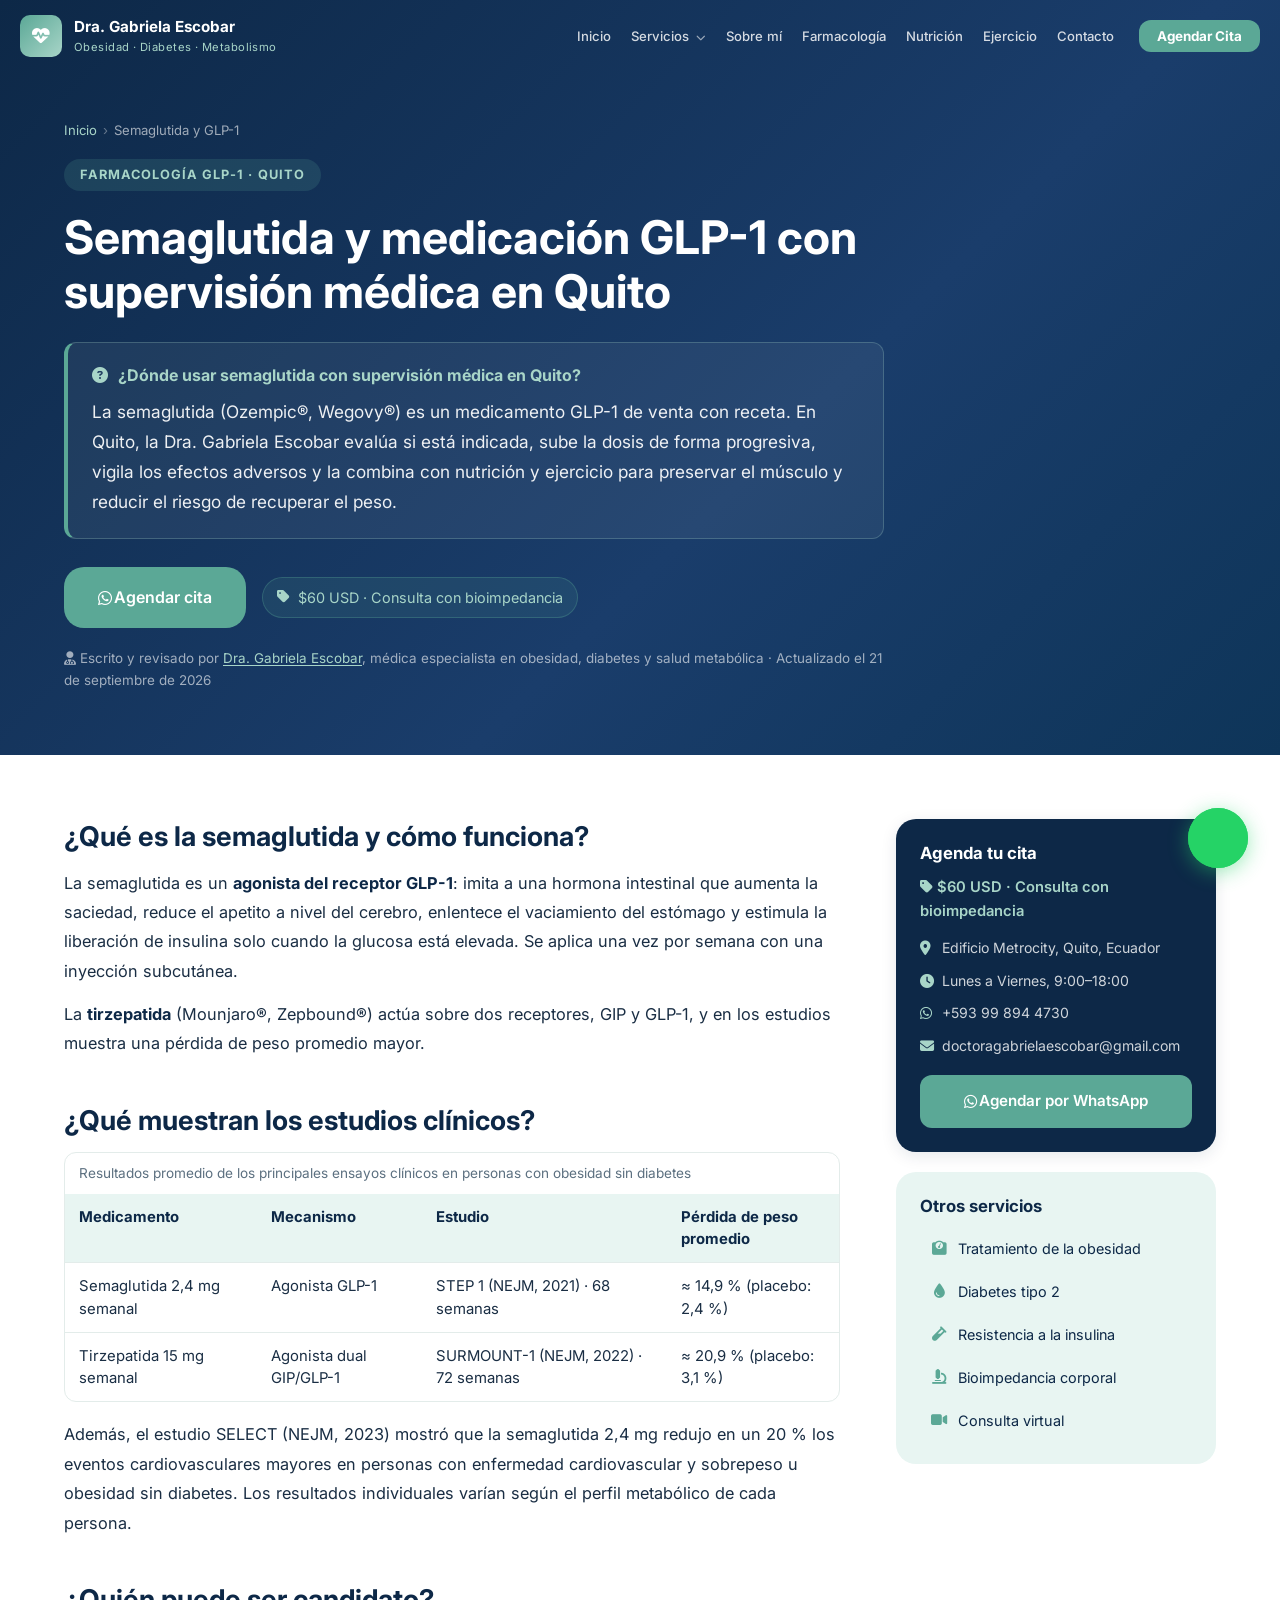
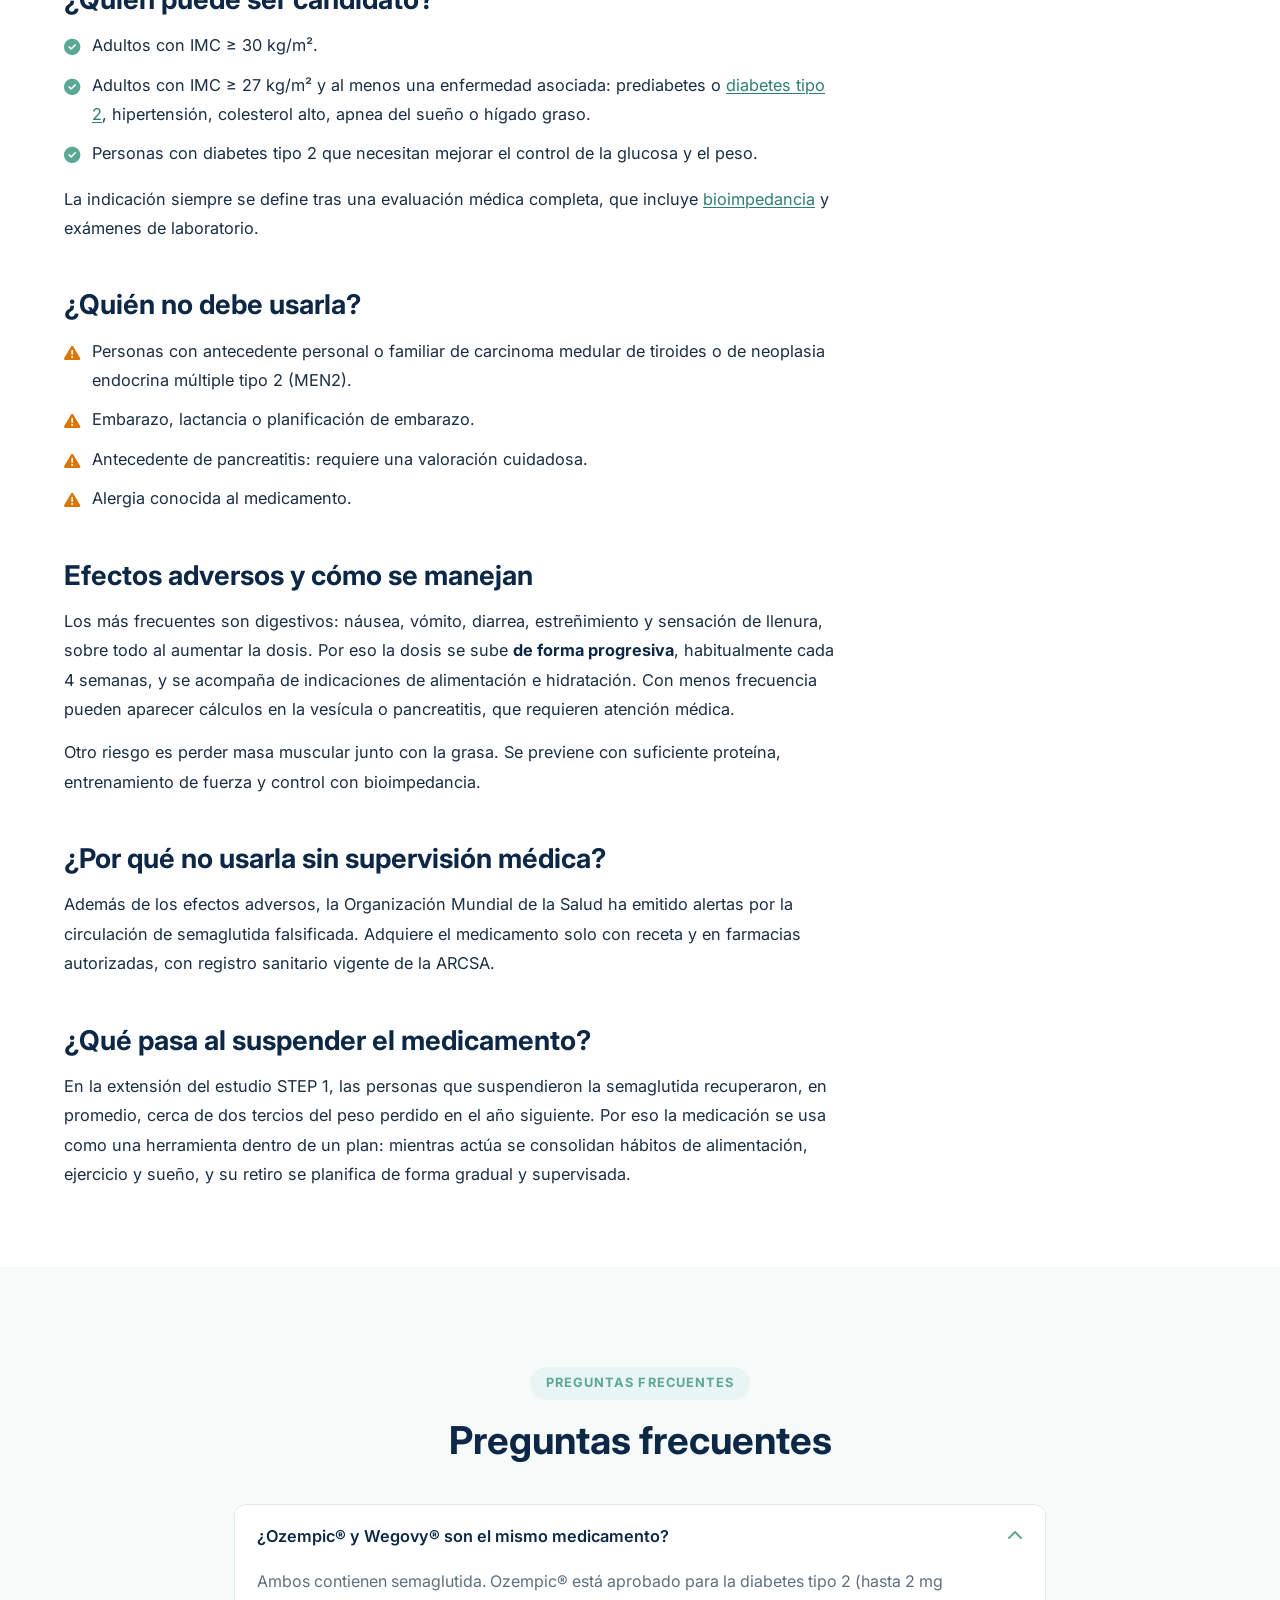
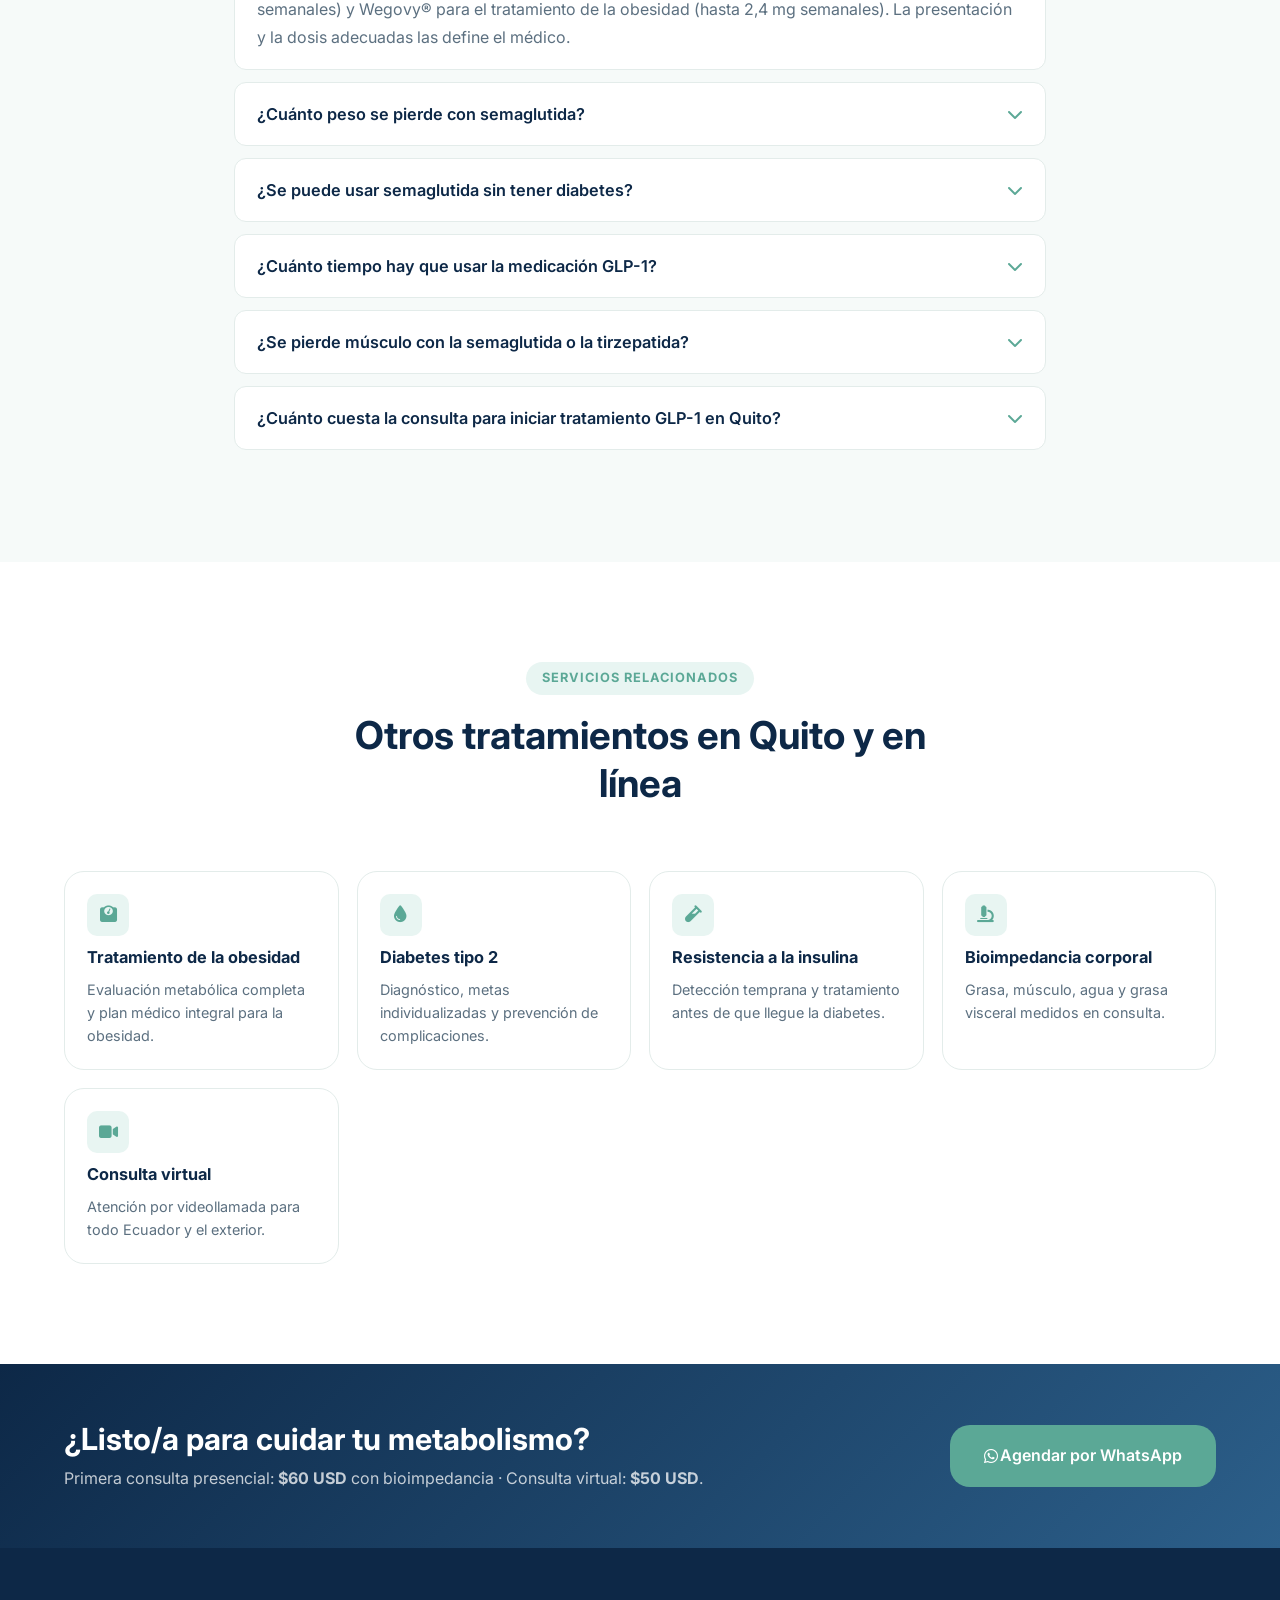
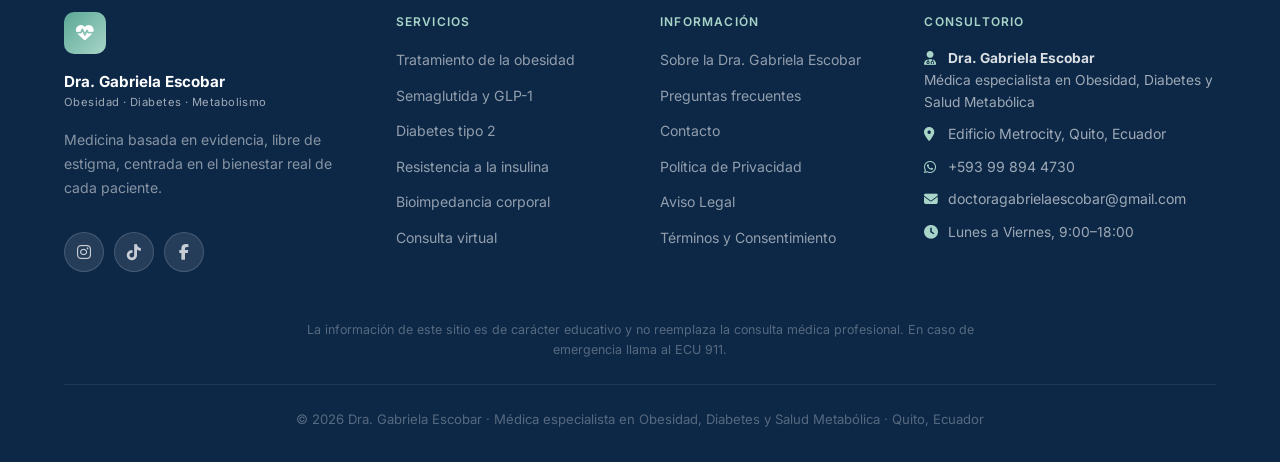
<file: semaglutida-glp1-quito/index.html>
<!DOCTYPE html>
<html lang="es-EC">
<head>
  <meta charset="UTF-8" />
  <meta name="viewport" content="width=device-width, initial-scale=1.0" />
  <title>Semaglutida (GLP-1) supervisada en Quito | Dra. Gabriela Escobar</title>
  <meta name="description" content="Semaglutida (Ozempic®, Wegovy®) y tirzepatida con supervisión médica en Quito: indicación, dosis progresiva, efectos adversos y plan anti-rebote." />
  <link rel="canonical" href="https://dragabrielaescobar.com/semaglutida-glp1-quito/" />
  <meta name="robots" content="index, follow, max-image-preview:large, max-snippet:-1" />
  <meta name="author" content="Dra. Gabriela Escobar" />
  <meta name="theme-color" content="#0D2847" />
  <meta name="geo.region" content="EC-P" />
  <meta name="geo.placename" content="Quito" />
  <meta name="geo.position" content="-0.1846;-78.5036" />
  <meta name="ICBM" content="-0.1846, -78.5036" />
  <meta property="og:type" content="article" />
  <meta property="og:locale" content="es_EC" />
  <meta property="og:site_name" content="Dra. Gabriela Escobar" />
  <meta property="og:title" content="Semaglutida (GLP-1) supervisada en Quito | Dra. Gabriela Escobar" />
  <meta property="og:description" content="Semaglutida (Ozempic®, Wegovy®) y tirzepatida con supervisión médica en Quito: indicación, dosis progresiva, efectos adversos y plan anti-rebote." />
  <meta property="og:url" content="https://dragabrielaescobar.com/semaglutida-glp1-quito/" />
  <meta property="og:image" content="https://dragabrielaescobar.com/assets/img/dra-gabriela-escobar.jpg" />
  <meta property="og:image:width" content="1024" />
  <meta property="og:image:height" content="1024" />
  <meta property="og:image:alt" content="Dra. Gabriela Escobar, especialista en obesidad y diabetes en Quito" />
  <meta name="twitter:card" content="summary_large_image" />
  <meta name="twitter:title" content="Semaglutida (GLP-1) supervisada en Quito | Dra. Gabriela Escobar" />
  <meta name="twitter:description" content="Semaglutida (Ozempic®, Wegovy®) y tirzepatida con supervisión médica en Quito: indicación, dosis progresiva, efectos adversos y plan anti-rebote." />
  <meta name="twitter:image" content="https://dragabrielaescobar.com/assets/img/dra-gabriela-escobar.jpg" />
  <link rel="alternate" type="text/plain" title="llms.txt" href="/llms.txt" />
  <link rel="preconnect" href="https://fonts.googleapis.com" />
  <link rel="preconnect" href="https://fonts.gstatic.com" crossorigin />
  <link href="https://fonts.googleapis.com/css2?family=Inter:wght@300;400;500;600;700&family=Playfair+Display:ital,wght@0,500;1,400&display=swap" rel="stylesheet" />
  <link rel="stylesheet" href="https://cdnjs.cloudflare.com/ajax/libs/font-awesome/6.5.0/css/all.min.css" />
  <!-- TODO (E-E-A-T): completar en el nodo "#dra" del JSON-LD cuando se tengan los datos reales:
       - "identifier": {"@type":"PropertyValue","propertyID":"Registro profesional ACESS","value":"<NÚMERO>"}
       - "alumniOf": [{"@type":"CollegeOrUniversity","name":"<UNIVERSIDAD DEL TÍTULO DE MEDICINA>"}]
       - recognizedBy del máster: {"@type":"CollegeOrUniversity","name":"<UNIVERSIDAD DEL MÁSTER>"}
       - "memberOf": [{"@type":"MedicalOrganization","name":"<SOCIEDAD / ASOCIACIÓN>"}] -->
  <!-- PENDIENTE (reseñas): aggregateRating se deja DESACTIVADO a propósito. Enlace de reseñas: https://g.page/r/CRtSFnWoXdwcEBM/review
       Para activarlo, añadir al nodo "#consultorio" del JSON-LD (solo con datos reales y verificables de Google, nunca inventados):
       "aggregateRating": {"@type": "AggregateRating", "ratingValue": "X.X", "reviewCount": "N", "bestRating": "5"}
       Nota: Google no muestra estrellas para reseñas "propias" de LocalBusiness, pero el dato sigue siendo útil para IA. -->
  <script type="application/ld+json">
{
  "@context": "https://schema.org",
  "@graph": [
    {
      "@type": "WebSite",
      "@id": "https://dragabrielaescobar.com/#website",
      "url": "https://dragabrielaescobar.com/",
      "name": "Dra. Gabriela Escobar",
      "inLanguage": "es-EC",
      "publisher": {
        "@id": "https://dragabrielaescobar.com/#consultorio"
      }
    },
    {
      "@type": [
        "Physician",
        "MedicalClinic"
      ],
      "@id": "https://dragabrielaescobar.com/#consultorio",
      "name": "Dra. Gabriela Escobar",
      "alternateName": "Dra. Gabriela Escobar · Obesidad, Diabetes y Salud Metabólica",
      "description": "Consultorio de la Dra. Gabriela Escobar, médica especialista en obesidad, diabetes y salud metabólica en el Edificio Metrocity de Quito, Ecuador. Consulta presencial con bioimpedancia y consulta virtual para Ecuador y el exterior.",
      "url": "https://dragabrielaescobar.com/",
      "image": "https://dragabrielaescobar.com/assets/img/dra-gabriela-escobar.jpg",
      "logo": "https://dragabrielaescobar.com/assets/img/dra-gabriela-escobar.jpg",
      "telephone": "+593998944730",
      "email": "doctoragabrielaescobar@gmail.com",
      "priceRange": "$50–$60 USD",
      "currenciesAccepted": "USD",
      "isAcceptingNewPatients": true,
      "medicalSpecialty": [
        "https://schema.org/Endocrine",
        "https://schema.org/DietNutrition"
      ],
      "address": {
        "@type": "PostalAddress",
        "streetAddress": "Edificio Metrocity",
        "addressLocality": "Quito",
        "addressRegion": "Pichincha",
        "addressCountry": "EC"
      },
      "geo": {
        "@type": "GeoCoordinates",
        "latitude": -0.1846,
        "longitude": -78.5036
      },
      "hasMap": "https://www.google.com/maps/search/?api=1&query=Edificio+Metrocity+Quito+Ecuador",
      "openingHours": "Mo-Fr 09:00-18:00",
      "openingHoursSpecification": [
        {
          "@type": "OpeningHoursSpecification",
          "dayOfWeek": [
            "Monday",
            "Tuesday",
            "Wednesday",
            "Thursday",
            "Friday"
          ],
          "opens": "09:00",
          "closes": "18:00"
        }
      ],
      "areaServed": [
        {
          "@type": "City",
          "name": "Quito"
        },
        {
          "@type": "Country",
          "name": "Ecuador"
        }
      ],
      "founder": {
        "@id": "https://dragabrielaescobar.com/#dra"
      },
      "employee": {
        "@id": "https://dragabrielaescobar.com/#dra"
      },
      "availableService": [
        {
          "@type": "MedicalTherapy",
          "name": "Tratamiento médico de la obesidad",
          "url": "https://dragabrielaescobar.com/tratamiento-obesidad-quito/"
        },
        {
          "@type": "MedicalTherapy",
          "name": "Tratamiento con semaglutida y agonistas GLP-1 bajo supervisión médica",
          "url": "https://dragabrielaescobar.com/semaglutida-glp1-quito/"
        },
        {
          "@type": "MedicalTherapy",
          "name": "Manejo de diabetes tipo 2 y prediabetes",
          "url": "https://dragabrielaescobar.com/diabetes-tipo-2-quito/"
        },
        {
          "@type": "MedicalTherapy",
          "name": "Diagnóstico y tratamiento de la resistencia a la insulina",
          "url": "https://dragabrielaescobar.com/resistencia-insulina-quito/"
        },
        {
          "@type": "DiagnosticProcedure",
          "name": "Bioimpedancia y análisis de composición corporal",
          "url": "https://dragabrielaescobar.com/bioimpedancia-quito/"
        },
        {
          "@type": "MedicalTherapy",
          "name": "Consulta virtual de obesidad y metabolismo",
          "url": "https://dragabrielaescobar.com/consulta-virtual-obesidad/"
        }
      ],
      "makesOffer": [
        {
          "@type": "Offer",
          "name": "Primera consulta presencial con bioimpedancia",
          "price": "60",
          "priceCurrency": "USD"
        },
        {
          "@type": "Offer",
          "name": "Consulta virtual (telemedicina)",
          "price": "50",
          "priceCurrency": "USD"
        }
      ],
      "sameAs": [
        "https://www.instagram.com/dra.gabriela.escobar/",
        "https://www.tiktok.com/@dra.gabriela.escobar",
        "https://www.facebook.com/profile.php?id=61577849005221"
      ],
      "potentialAction": {
        "@type": "ReviewAction",
        "name": "Dejar una reseña en Google",
        "target": "https://g.page/r/CRtSFnWoXdwcEBM/review"
      }
    },
    {
      "@type": "Person",
      "@id": "https://dragabrielaescobar.com/#dra",
      "name": "Gabriela Escobar",
      "honorificPrefix": "Dra.",
      "jobTitle": "Médica especialista en Obesidad, Diabetes y Salud Metabólica",
      "description": "Médica especialista en obesidad, diabetes y salud metabólica en Quito, Ecuador, con Máster en Obesidad y Enfermedades Metabólicas.",
      "image": "https://dragabrielaescobar.com/assets/img/dra-gabriela-escobar.jpg",
      "url": "https://dragabrielaescobar.com/sobre-mi/",
      "email": "doctoragabrielaescobar@gmail.com",
      "telephone": "+593998944730",
      "worksFor": {
        "@id": "https://dragabrielaescobar.com/#consultorio"
      },
      "hasCredential": {
        "@type": "EducationalOccupationalCredential",
        "credentialCategory": "degree",
        "educationalLevel": "Máster",
        "name": "Máster en Obesidad y Enfermedades Metabólicas"
      },
      "knowsAbout": [
        "Obesidad",
        "Diabetes mellitus tipo 2",
        "Prediabetes",
        "Resistencia a la insulina",
        "Salud metabólica",
        "Agonistas del receptor GLP-1",
        "Semaglutida",
        "Tirzepatida",
        "Bioimpedancia y composición corporal",
        "Nutrición clínica",
        "Ejercicio terapéutico"
      ],
      "knowsLanguage": "es",
      "sameAs": [
        "https://www.instagram.com/dra.gabriela.escobar/",
        "https://www.tiktok.com/@dra.gabriela.escobar",
        "https://www.facebook.com/profile.php?id=61577849005221"
      ]
    },
    {
      "@type": "MedicalWebPage",
      "@id": "https://dragabrielaescobar.com/semaglutida-glp1-quito/#webpage",
      "url": "https://dragabrielaescobar.com/semaglutida-glp1-quito/",
      "name": "Semaglutida (GLP-1) supervisada en Quito | Dra. Gabriela Escobar",
      "description": "Semaglutida (Ozempic®, Wegovy®) y tirzepatida con supervisión médica en Quito: indicación, dosis progresiva, efectos adversos y plan anti-rebote.",
      "inLanguage": "es-EC",
      "isPartOf": {
        "@id": "https://dragabrielaescobar.com/#website"
      },
      "primaryImageOfPage": {
        "@type": "ImageObject",
        "url": "https://dragabrielaescobar.com/assets/img/dra-gabriela-escobar.jpg"
      },
      "author": {
        "@id": "https://dragabrielaescobar.com/#dra"
      },
      "publisher": {
        "@id": "https://dragabrielaescobar.com/#consultorio"
      },
      "dateModified": "2026-09-21",
      "lastReviewed": "2026-09-21",
      "reviewedBy": {
        "@id": "https://dragabrielaescobar.com/#dra"
      },
      "speakable": {
        "@type": "SpeakableSpecification",
        "cssSelector": [
          ".direct-answer"
        ]
      },
      "about": [
        {
          "@type": "Drug",
          "name": "Semaglutida",
          "alternateName": [
            "Semaglutide",
            "Ozempic",
            "Wegovy"
          ],
          "drugClass": {
            "@type": "DrugClass",
            "name": "Agonistas del receptor GLP-1"
          },
          "prescriptionStatus": "https://schema.org/PrescriptionOnly"
        },
        {
          "@type": "Drug",
          "name": "Tirzepatida",
          "alternateName": [
            "Tirzepatide",
            "Mounjaro",
            "Zepbound"
          ],
          "drugClass": {
            "@type": "DrugClass",
            "name": "Agonistas duales de los receptores GIP/GLP-1"
          },
          "prescriptionStatus": "https://schema.org/PrescriptionOnly"
        },
        {
          "@type": "MedicalCondition",
          "name": "Obesidad"
        }
      ],
      "breadcrumb": {
        "@id": "https://dragabrielaescobar.com/semaglutida-glp1-quito/#breadcrumb"
      }
    },
    {
      "@type": "BreadcrumbList",
      "@id": "https://dragabrielaescobar.com/semaglutida-glp1-quito/#breadcrumb",
      "itemListElement": [
        {
          "@type": "ListItem",
          "position": 1,
          "name": "Inicio",
          "item": "https://dragabrielaescobar.com/"
        },
        {
          "@type": "ListItem",
          "position": 2,
          "name": "Semaglutida y GLP-1",
          "item": "https://dragabrielaescobar.com/semaglutida-glp1-quito/"
        }
      ]
    },
    {
      "@type": "FAQPage",
      "@id": "https://dragabrielaescobar.com/semaglutida-glp1-quito/#faq",
      "isPartOf": {
        "@id": "https://dragabrielaescobar.com/semaglutida-glp1-quito/#webpage"
      },
      "mainEntity": [
        {
          "@type": "Question",
          "name": "¿Ozempic® y Wegovy® son el mismo medicamento?",
          "acceptedAnswer": {
            "@type": "Answer",
            "text": "Ambos contienen semaglutida. Ozempic® está aprobado para la diabetes tipo 2 (hasta 2 mg semanales) y Wegovy® para el tratamiento de la obesidad (hasta 2,4 mg semanales). La presentación y la dosis adecuadas las define el médico."
          }
        },
        {
          "@type": "Question",
          "name": "¿Cuánto peso se pierde con semaglutida?",
          "acceptedAnswer": {
            "@type": "Answer",
            "text": "En el estudio STEP 1, la pérdida promedio fue de aproximadamente 14,9 % del peso corporal en 68 semanas con 2,4 mg semanales, junto con cambios de estilo de vida. La respuesta individual varía."
          }
        },
        {
          "@type": "Question",
          "name": "¿Se puede usar semaglutida sin tener diabetes?",
          "acceptedAnswer": {
            "@type": "Answer",
            "text": "Sí. Está indicada en adultos con obesidad (IMC ≥ 30) o con sobrepeso (IMC ≥ 27) y al menos una enfermedad asociada, siempre con evaluación y seguimiento médico."
          }
        },
        {
          "@type": "Question",
          "name": "¿Cuánto tiempo hay que usar la medicación GLP-1?",
          "acceptedAnswer": {
            "@type": "Answer",
            "text": "Depende de cada caso. La obesidad es una enfermedad crónica y suspender el medicamento sin un plan suele llevar a recuperar el peso; por eso la duración y el retiro se planifican con la doctora."
          }
        },
        {
          "@type": "Question",
          "name": "¿Se pierde músculo con la semaglutida o la tirzepatida?",
          "acceptedAnswer": {
            "@type": "Answer",
            "text": "Parte del peso perdido puede ser masa muscular. Se reduce ese riesgo con una ingesta adecuada de proteína, entrenamiento de fuerza y control periódico con bioimpedancia."
          }
        },
        {
          "@type": "Question",
          "name": "¿Cuánto cuesta la consulta para iniciar tratamiento GLP-1 en Quito?",
          "acceptedAnswer": {
            "@type": "Answer",
            "text": "La consulta presencial cuesta $60 USD e incluye bioimpedancia. El costo del medicamento depende de la presentación y la dosis, y se revisa en la consulta."
          }
        }
      ]
    }
  ]
}
  </script>
  <link rel="stylesheet" href="/styles.css" />
  <!-- Meta Pixel -->
  <script>
  !function(f,b,e,v,n,t,s)
  {if(f.fbq)return;n=f.fbq=function(){n.callMethod?
  n.callMethod.apply(n,arguments):n.queue.push(arguments)};
  if(!f._fbq)f._fbq=n;n.push=n;n.loaded=!0;n.version='2.0';
  n.queue=[];t=b.createElement(e);t.async=!0;
  t.src=v;s=b.getElementsByTagName(e)[0];
  s.parentNode.insertBefore(t,s)}(window, document,'script',
  'https://connect.facebook.net/en_US/fbevents.js');
  fbq('init', '27390624731202');
  fbq('track', 'PageView');
  </script>
  <noscript>
    <img height="1" width="1" style="display:none" alt=""
    src="https://www.facebook.com/tr?id=27390624731202&ev=PageView&noscript=1"/>
  </noscript>
  <!-- Fin Meta Pixel -->
</head>
<body class="subpage">

<a class="skip-link" href="#contenido">Saltar al contenido</a>

<nav id="navbar" aria-label="Navegación principal">
  <div class="nav-container">
    <a href="/" class="nav-logo" aria-label="Dra. Gabriela Escobar – Inicio">
      <span class="logo-icon"><i class="fas fa-heartbeat" aria-hidden="true"></i></span>
      <div>
        <span class="logo-name">Dra. Gabriela Escobar</span>
        <span class="logo-sub">Obesidad · Diabetes · Metabolismo</span>
      </div>
    </a>
    <ul class="nav-links" id="navLinks">
      <li><a href="/#inicio" class="nav-link">Inicio</a></li>
      <li class="nav-dropdown">
        <a href="/#servicios" class="nav-link nav-dropdown-toggle" aria-haspopup="true">Servicios <i class="fas fa-chevron-down" aria-hidden="true"></i></a>
        <ul class="nav-submenu" aria-label="Servicios">
          <li><a href="/tratamiento-obesidad-quito/"><i class="fas fa-weight-scale" aria-hidden="true"></i> Tratamiento de la obesidad</a></li>
          <li><a href="/semaglutida-glp1-quito/"><i class="fas fa-syringe" aria-hidden="true"></i> Semaglutida y GLP-1</a></li>
          <li><a href="/diabetes-tipo-2-quito/"><i class="fas fa-droplet" aria-hidden="true"></i> Diabetes tipo 2</a></li>
          <li><a href="/resistencia-insulina-quito/"><i class="fas fa-vial" aria-hidden="true"></i> Resistencia a la insulina</a></li>
          <li><a href="/bioimpedancia-quito/"><i class="fas fa-microscope" aria-hidden="true"></i> Bioimpedancia corporal</a></li>
          <li><a href="/consulta-virtual-obesidad/"><i class="fas fa-video" aria-hidden="true"></i> Consulta virtual</a></li>
        </ul>
      </li>
      <li><a href="/sobre-mi/" class="nav-link">Sobre mí</a></li>
      <li><a href="/#farmacologia" class="nav-link">Farmacología</a></li>
      <li><a href="/#nutricion" class="nav-link">Nutrición</a></li>
      <li><a href="/#ejercicio" class="nav-link">Ejercicio</a></li>
      <li><a href="/#contacto" class="nav-link">Contacto</a></li>
      <li><a href="/#resultados" class="nav-pill-mint">Resultados</a></li>
      <li><a href="/#calculadora" class="nav-pill-mint">Calculadora</a></li>
      <li><a href="/#bioprecise" class="nav-pill-mint">Bio-Precise™</a></li>
      <li><a href="/#opiniones" class="nav-pill-mint">Opiniones</a></li>
      <li><a href="https://wa.me/593998944730?text=Hola,%20Dra.%20Escobar.%20Me%20gustar%C3%ADa%20agendar%20una%20cita%20m%C3%A9dica." class="nav-cta-btn" target="_blank" rel="noopener">Agendar Cita</a></li>
    </ul>
    <button class="hamburger" id="hamburger" aria-label="Abrir menú" aria-controls="navLinks" aria-expanded="false">
      <span></span><span></span><span></span>
    </button>
  </div>
</nav>

<main id="contenido">
<header class="page-hero">
  <div class="container page-hero-inner">
    <div class="page-hero-text">
      <nav class="breadcrumb" aria-label="Ruta de navegación">
        <ol>
          <li><a href="/">Inicio</a></li>
          <li aria-current="page">Semaglutida y GLP-1</li>
        </ol>
      </nav>
      <span class="section-tag">Farmacología GLP-1 · Quito</span>
      <h1>Semaglutida y medicación GLP-1 con supervisión médica en Quito</h1>
      <div class="direct-answer-box">
        <p class="direct-answer-q"><i class="fas fa-circle-question" aria-hidden="true"></i> ¿Dónde usar semaglutida con supervisión médica en Quito?</p>
        <p class="direct-answer">La semaglutida (Ozempic®, Wegovy®) es un medicamento GLP-1 de venta con receta. En Quito, la Dra. Gabriela Escobar evalúa si está indicada, sube la dosis de forma progresiva, vigila los efectos adversos y la combina con nutrición y ejercicio para preservar el músculo y reducir el riesgo de recuperar el peso.</p>
      </div>
      <div class="page-hero-actions">
        <a href="https://wa.me/593998944730?text=Hola,%20Dra.%20Escobar.%20Me%20gustar%C3%ADa%20agendar%20una%20cita%20m%C3%A9dica." class="btn btn-primary btn-lg" target="_blank" rel="noopener"><i class="fab fa-whatsapp" aria-hidden="true"></i> Agendar cita</a>
        <span class="page-price"><i class="fas fa-tag" aria-hidden="true"></i> $60 USD · Consulta con bioimpedancia</span>
      </div>
      <p class="page-meta"><i class="fas fa-user-doctor" aria-hidden="true"></i> Escrito y revisado por <a href="/sobre-mi/">Dra. Gabriela Escobar</a>, médica especialista en obesidad, diabetes y salud metabólica · Actualizado el 21 de septiembre de 2026</p>
    </div>

  </div>
</header>

<div class="container page-layout">
  <article class="prose">

<section>
  <h2>¿Qué es la semaglutida y cómo funciona?</h2>
  <p>La semaglutida es un <strong>agonista del receptor GLP-1</strong>: imita a una hormona intestinal que aumenta la saciedad, reduce el apetito a nivel del cerebro, enlentece el vaciamiento del estómago y estimula la liberación de insulina solo cuando la glucosa está elevada. Se aplica una vez por semana con una inyección subcutánea.</p>
  <p>La <strong>tirzepatida</strong> (Mounjaro®, Zepbound®) actúa sobre dos receptores, GIP y GLP-1, y en los estudios muestra una pérdida de peso promedio mayor.</p>
</section>

<section>
  <h2>¿Qué muestran los estudios clínicos?</h2>
  <div class="table-scroll">
  <table class="data-table">
    <caption>Resultados promedio de los principales ensayos clínicos en personas con obesidad sin diabetes</caption>
    <thead><tr><th scope="col">Medicamento</th><th scope="col">Mecanismo</th><th scope="col">Estudio</th><th scope="col">Pérdida de peso promedio</th></tr></thead>
    <tbody>
      <tr><td>Semaglutida 2,4 mg semanal</td><td>Agonista GLP-1</td><td>STEP 1 (NEJM, 2021) · 68 semanas</td><td>≈ 14,9 % (placebo: 2,4 %)</td></tr>
      <tr><td>Tirzepatida 15 mg semanal</td><td>Agonista dual GIP/GLP-1</td><td>SURMOUNT-1 (NEJM, 2022) · 72 semanas</td><td>≈ 20,9 % (placebo: 3,1 %)</td></tr>
    </tbody>
  </table>
  </div>
  <p>Además, el estudio SELECT (NEJM, 2023) mostró que la semaglutida 2,4 mg redujo en un 20 % los eventos cardiovasculares mayores en personas con enfermedad cardiovascular y sobrepeso u obesidad sin diabetes. Los resultados individuales varían según el perfil metabólico de cada persona.</p>
</section>

<section>
  <h2>¿Quién puede ser candidato?</h2>
  <ul class="check-list">
    <li>Adultos con IMC ≥ 30 kg/m².</li>
    <li>Adultos con IMC ≥ 27 kg/m² y al menos una enfermedad asociada: prediabetes o <a href="/diabetes-tipo-2-quito/">diabetes tipo 2</a>, hipertensión, colesterol alto, apnea del sueño o hígado graso.</li>
    <li>Personas con diabetes tipo 2 que necesitan mejorar el control de la glucosa y el peso.</li>
  </ul>
  <p>La indicación siempre se define tras una evaluación médica completa, que incluye <a href="/bioimpedancia-quito/">bioimpedancia</a> y exámenes de laboratorio.</p>
</section>

<section>
  <h2>¿Quién no debe usarla?</h2>
  <ul class="warn-list">
    <li>Personas con antecedente personal o familiar de carcinoma medular de tiroides o de neoplasia endocrina múltiple tipo 2 (MEN2).</li>
    <li>Embarazo, lactancia o planificación de embarazo.</li>
    <li>Antecedente de pancreatitis: requiere una valoración cuidadosa.</li>
    <li>Alergia conocida al medicamento.</li>
  </ul>
</section>

<section>
  <h2>Efectos adversos y cómo se manejan</h2>
  <p>Los más frecuentes son digestivos: náusea, vómito, diarrea, estreñimiento y sensación de llenura, sobre todo al aumentar la dosis. Por eso la dosis se sube <strong>de forma progresiva</strong>, habitualmente cada 4 semanas, y se acompaña de indicaciones de alimentación e hidratación. Con menos frecuencia pueden aparecer cálculos en la vesícula o pancreatitis, que requieren atención médica.</p>
  <p>Otro riesgo es perder masa muscular junto con la grasa. Se previene con suficiente proteína, entrenamiento de fuerza y control con bioimpedancia.</p>
</section>

<section>
  <h2>¿Por qué no usarla sin supervisión médica?</h2>
  <p>Además de los efectos adversos, la Organización Mundial de la Salud ha emitido alertas por la circulación de semaglutida falsificada. Adquiere el medicamento solo con receta y en farmacias autorizadas, con registro sanitario vigente de la ARCSA.</p>
</section>

<section>
  <h2>¿Qué pasa al suspender el medicamento?</h2>
  <p>En la extensión del estudio STEP 1, las personas que suspendieron la semaglutida recuperaron, en promedio, cerca de dos tercios del peso perdido en el año siguiente. Por eso la medicación se usa como una herramienta dentro de un plan: mientras actúa se consolidan hábitos de alimentación, ejercicio y sueño, y su retiro se planifica de forma gradual y supervisada.</p>
</section>

  </article>
  <aside class="page-aside" aria-label="Agenda y otros servicios">
    <div class="aside-card">
      <h2 class="aside-title">Agenda tu cita</h2>
      <p class="aside-price"><i class="fas fa-tag" aria-hidden="true"></i> $60 USD · Consulta con bioimpedancia</p>
      <ul class="aside-nap">
        <li><i class="fas fa-map-marker-alt" aria-hidden="true"></i> <a href="https://www.google.com/maps/search/?api=1&query=Edificio+Metrocity+Quito+Ecuador" target="_blank" rel="noopener">Edificio Metrocity, Quito, Ecuador</a></li>
        <li><i class="fas fa-clock" aria-hidden="true"></i> Lunes a Viernes, 9:00–18:00</li>
        <li><i class="fab fa-whatsapp" aria-hidden="true"></i> <a href="https://wa.me/593998944730" target="_blank" rel="noopener">+593 99 894 4730</a></li>
        <li><i class="fas fa-envelope" aria-hidden="true"></i> <a href="mailto:doctoragabrielaescobar@gmail.com">doctoragabrielaescobar@gmail.com</a></li>
      </ul>
      <a href="https://wa.me/593998944730?text=Hola,%20Dra.%20Escobar.%20Me%20gustar%C3%ADa%20agendar%20una%20cita%20m%C3%A9dica." class="btn btn-primary btn-full" target="_blank" rel="noopener"><i class="fab fa-whatsapp" aria-hidden="true"></i> Agendar por WhatsApp</a>
    </div>
    <div class="aside-card aside-card-light">
      <h2 class="aside-title">Otros servicios</h2>
      <ul class="aside-links">
        <li><a href="/tratamiento-obesidad-quito/"><i class="fas fa-weight-scale" aria-hidden="true"></i> Tratamiento de la obesidad</a></li>
        <li><a href="/diabetes-tipo-2-quito/"><i class="fas fa-droplet" aria-hidden="true"></i> Diabetes tipo 2</a></li>
        <li><a href="/resistencia-insulina-quito/"><i class="fas fa-vial" aria-hidden="true"></i> Resistencia a la insulina</a></li>
        <li><a href="/bioimpedancia-quito/"><i class="fas fa-microscope" aria-hidden="true"></i> Bioimpedancia corporal</a></li>
        <li><a href="/consulta-virtual-obesidad/"><i class="fas fa-video" aria-hidden="true"></i> Consulta virtual</a></li>
      </ul>
    </div>
  </aside>
</div>

<section class="section faq-section" id="preguntas-frecuentes" aria-labelledby="faq-title">
  <div class="container faq-container">
    <div class="section-header">
      <span class="section-tag">Preguntas frecuentes</span>
      <h2 id="faq-title">Preguntas frecuentes</h2>
    </div>
    <details class="faq-item" open>
      <summary><h3>¿Ozempic® y Wegovy® son el mismo medicamento?</h3><i class="fas fa-chevron-down" aria-hidden="true"></i></summary>
      <div class="faq-answer"><p>Ambos contienen semaglutida. Ozempic® está aprobado para la diabetes tipo 2 (hasta 2 mg semanales) y Wegovy® para el tratamiento de la obesidad (hasta 2,4 mg semanales). La presentación y la dosis adecuadas las define el médico.</p></div>
    </details>
    <details class="faq-item">
      <summary><h3>¿Cuánto peso se pierde con semaglutida?</h3><i class="fas fa-chevron-down" aria-hidden="true"></i></summary>
      <div class="faq-answer"><p>En el estudio STEP 1, la pérdida promedio fue de aproximadamente 14,9 % del peso corporal en 68 semanas con 2,4 mg semanales, junto con cambios de estilo de vida. La respuesta individual varía.</p></div>
    </details>
    <details class="faq-item">
      <summary><h3>¿Se puede usar semaglutida sin tener diabetes?</h3><i class="fas fa-chevron-down" aria-hidden="true"></i></summary>
      <div class="faq-answer"><p>Sí. Está indicada en adultos con obesidad (IMC ≥ 30) o con sobrepeso (IMC ≥ 27) y al menos una enfermedad asociada, siempre con evaluación y seguimiento médico.</p></div>
    </details>
    <details class="faq-item">
      <summary><h3>¿Cuánto tiempo hay que usar la medicación GLP-1?</h3><i class="fas fa-chevron-down" aria-hidden="true"></i></summary>
      <div class="faq-answer"><p>Depende de cada caso. La obesidad es una enfermedad crónica y suspender el medicamento sin un plan suele llevar a recuperar el peso; por eso la duración y el retiro se planifican con la doctora.</p></div>
    </details>
    <details class="faq-item">
      <summary><h3>¿Se pierde músculo con la semaglutida o la tirzepatida?</h3><i class="fas fa-chevron-down" aria-hidden="true"></i></summary>
      <div class="faq-answer"><p>Parte del peso perdido puede ser masa muscular. Se reduce ese riesgo con una ingesta adecuada de proteína, entrenamiento de fuerza y control periódico con bioimpedancia.</p></div>
    </details>
    <details class="faq-item">
      <summary><h3>¿Cuánto cuesta la consulta para iniciar tratamiento GLP-1 en Quito?</h3><i class="fas fa-chevron-down" aria-hidden="true"></i></summary>
      <div class="faq-answer"><p>La consulta presencial cuesta $60 USD e incluye bioimpedancia. El costo del medicamento depende de la presentación y la dosis, y se revisa en la consulta.</p></div>
    </details>
  </div>
</section>
<section class="section related-section" aria-labelledby="related-title">
  <div class="container">
    <div class="section-header">
      <span class="section-tag">Servicios relacionados</span>
      <h2 id="related-title">Otros tratamientos en Quito y en línea</h2>
    </div>
    <div class="related-grid">
      <a class="related-card" href="/tratamiento-obesidad-quito/">
        <span class="related-icon"><i class="fas fa-weight-scale" aria-hidden="true"></i></span>
        <strong>Tratamiento de la obesidad</strong>
        <span>Evaluación metabólica completa y plan médico integral para la obesidad.</span>
      </a>
      <a class="related-card" href="/diabetes-tipo-2-quito/">
        <span class="related-icon"><i class="fas fa-droplet" aria-hidden="true"></i></span>
        <strong>Diabetes tipo 2</strong>
        <span>Diagnóstico, metas individualizadas y prevención de complicaciones.</span>
      </a>
      <a class="related-card" href="/resistencia-insulina-quito/">
        <span class="related-icon"><i class="fas fa-vial" aria-hidden="true"></i></span>
        <strong>Resistencia a la insulina</strong>
        <span>Detección temprana y tratamiento antes de que llegue la diabetes.</span>
      </a>
      <a class="related-card" href="/bioimpedancia-quito/">
        <span class="related-icon"><i class="fas fa-microscope" aria-hidden="true"></i></span>
        <strong>Bioimpedancia corporal</strong>
        <span>Grasa, músculo, agua y grasa visceral medidos en consulta.</span>
      </a>
      <a class="related-card" href="/consulta-virtual-obesidad/">
        <span class="related-icon"><i class="fas fa-video" aria-hidden="true"></i></span>
        <strong>Consulta virtual</strong>
        <span>Atención por videollamada para todo Ecuador y el exterior.</span>
      </a>
    </div>
  </div>
</section>
<section class="cta-band" aria-label="Agendar cita">
  <div class="container cta-band-inner">
    <div>
      <h2>¿Listo/a para cuidar tu metabolismo?</h2>
      <p>Primera consulta presencial: <strong>$60 USD</strong> con bioimpedancia · Consulta virtual: <strong>$50 USD</strong>.</p>
    </div>
    <a href="https://wa.me/593998944730?text=Hola,%20Dra.%20Escobar.%20Me%20gustar%C3%ADa%20agendar%20una%20cita%20m%C3%A9dica." class="btn btn-primary btn-lg" target="_blank" rel="noopener"><i class="fab fa-whatsapp" aria-hidden="true"></i> Agendar por WhatsApp</a>
  </div>
</section>
</main>

<footer class="footer">
  <div class="container">
    <div class="footer-grid footer-grid-4">
      <div class="footer-brand">
        <span class="logo-icon"><i class="fas fa-heartbeat" aria-hidden="true"></i></span>
        <div>
          <span class="logo-name">Dra. Gabriela Escobar</span>
          <span class="logo-sub" style="color:rgba(255,255,255,0.6)">Obesidad · Diabetes · Metabolismo</span>
        </div>
        <p>Medicina basada en evidencia, libre de estigma, centrada en el bienestar real de cada paciente.</p>
        <div class="footer-social">
          <a href="https://www.instagram.com/dra.gabriela.escobar?igsh=MXA1c2c0eDRmMWlibA%3D%3D&utm_source=qr" class="footer-social-icon footer-social-instagram" target="_blank" rel="noopener" aria-label="Instagram">
            <i class="fab fa-instagram" aria-hidden="true"></i>
          </a>
          <a href="https://www.tiktok.com/@dra.gabriela.escobar?_r=1&_t=ZS-95odnQcLvvU" class="footer-social-icon footer-social-tiktok" target="_blank" rel="noopener" aria-label="TikTok">
            <i class="fab fa-tiktok" aria-hidden="true"></i>
          </a>
          <a href="https://www.facebook.com/profile.php?id=61577849005221" class="footer-social-icon footer-social-facebook" target="_blank" rel="noopener" aria-label="Facebook">
            <i class="fab fa-facebook-f" aria-hidden="true"></i>
          </a>
        </div>
      </div>
      <div class="footer-links">
        <h4>Servicios</h4>
        <ul>
          <li><a href="/tratamiento-obesidad-quito/">Tratamiento de la obesidad</a></li>
          <li><a href="/semaglutida-glp1-quito/">Semaglutida y GLP-1</a></li>
          <li><a href="/diabetes-tipo-2-quito/">Diabetes tipo 2</a></li>
          <li><a href="/resistencia-insulina-quito/">Resistencia a la insulina</a></li>
          <li><a href="/bioimpedancia-quito/">Bioimpedancia corporal</a></li>
          <li><a href="/consulta-virtual-obesidad/">Consulta virtual</a></li>
        </ul>
      </div>
      <div class="footer-legal">
        <h4>Información</h4>
        <ul>
          <li><a href="/sobre-mi/">Sobre la Dra. Gabriela Escobar</a></li>
          <li><a href="/#preguntas-frecuentes">Preguntas frecuentes</a></li>
          <li><a href="/#contacto">Contacto</a></li>
          <li><a href="/politica-de-privacidad/">Política de Privacidad</a></li>
          <li><a href="/aviso-legal/">Aviso Legal</a></li>
          <li><a href="/terminos-y-consentimiento/">Términos y Consentimiento</a></li>
        </ul>
      </div>
      <div class="footer-links footer-nap">
        <h4>Consultorio</h4>
        <address>
          <p><i class="fas fa-user-doctor" aria-hidden="true"></i> <strong>Dra. Gabriela Escobar</strong><br/>Médica especialista en Obesidad, Diabetes y Salud Metabólica</p>
          <p><i class="fas fa-map-marker-alt" aria-hidden="true"></i> <a href="https://www.google.com/maps/search/?api=1&query=Edificio+Metrocity+Quito+Ecuador" target="_blank" rel="noopener">Edificio Metrocity, Quito, Ecuador</a></p>
          <p><i class="fab fa-whatsapp" aria-hidden="true"></i> <a href="https://wa.me/593998944730" target="_blank" rel="noopener">+593 99 894 4730</a></p>
          <p><i class="fas fa-envelope" aria-hidden="true"></i> <a href="mailto:doctoragabrielaescobar@gmail.com">doctoragabrielaescobar@gmail.com</a></p>
          <p><i class="fas fa-clock" aria-hidden="true"></i> Lunes a Viernes, 9:00–18:00</p>
        </address>
      </div>
    </div>
    <p class="disclaimer footer-disclaimer">La información de este sitio es de carácter educativo y no reemplaza la consulta médica profesional. En caso de emergencia llama al ECU 911.</p>
    <div class="footer-bottom">
      <p>© 2026 Dra. Gabriela Escobar · Médica especialista en Obesidad, Diabetes y Salud Metabólica · Quito, Ecuador</p>
    </div>
  </div>
</footer>

<!-- ═══════════════ WHATSAPP FLOAT ═══════════════ -->
<a href="https://wa.me/593998944730?text=Hola%20Dra.%20Gabriela,%20me%20interesa%20agendar%20una%20cita." class="whatsapp-float" target="_blank" rel="noopener" aria-label="Contactar por WhatsApp">
  <div class="whatsapp-pulse"></div>
  <i class="fab fa-whatsapp" aria-hidden="true"></i>
  <span class="whatsapp-tooltip">¡Escríbeme!</span>
</a>

<script src="/site.js" defer></script>
</body>
</html>
</file>
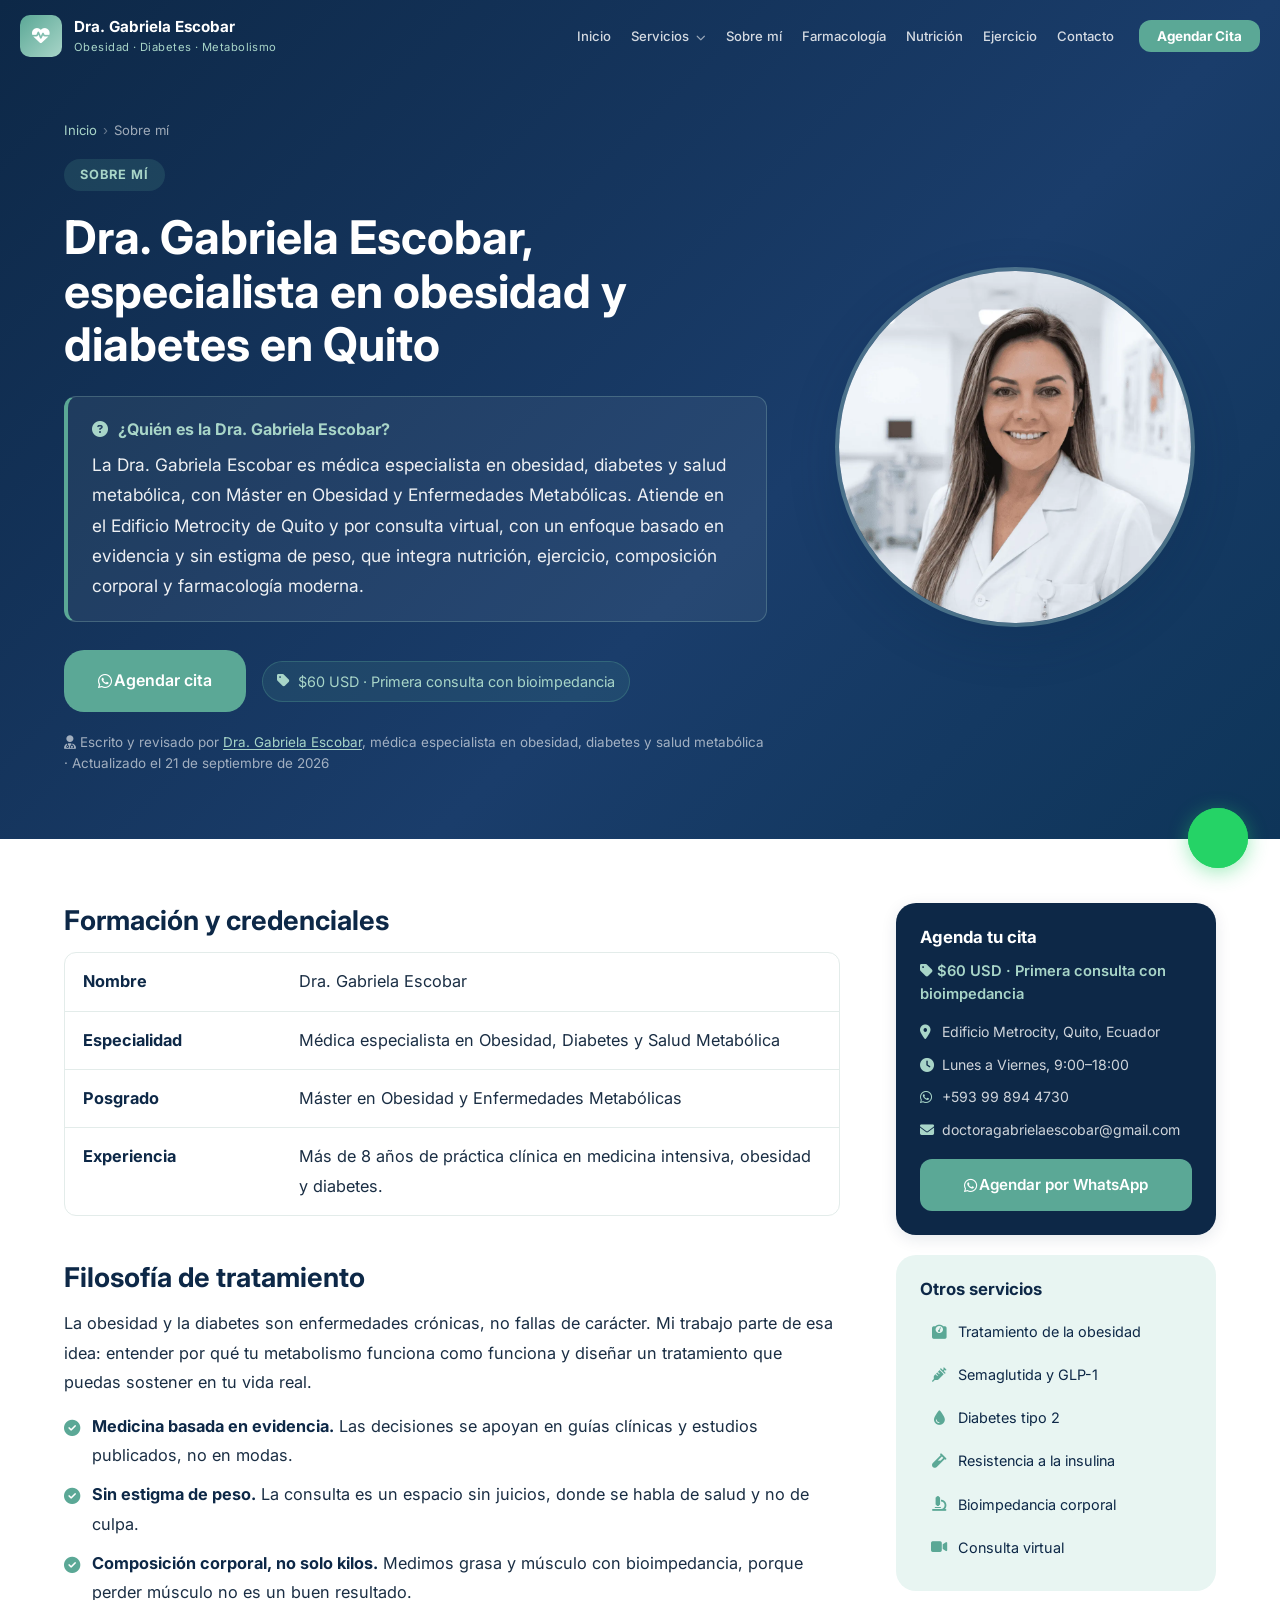
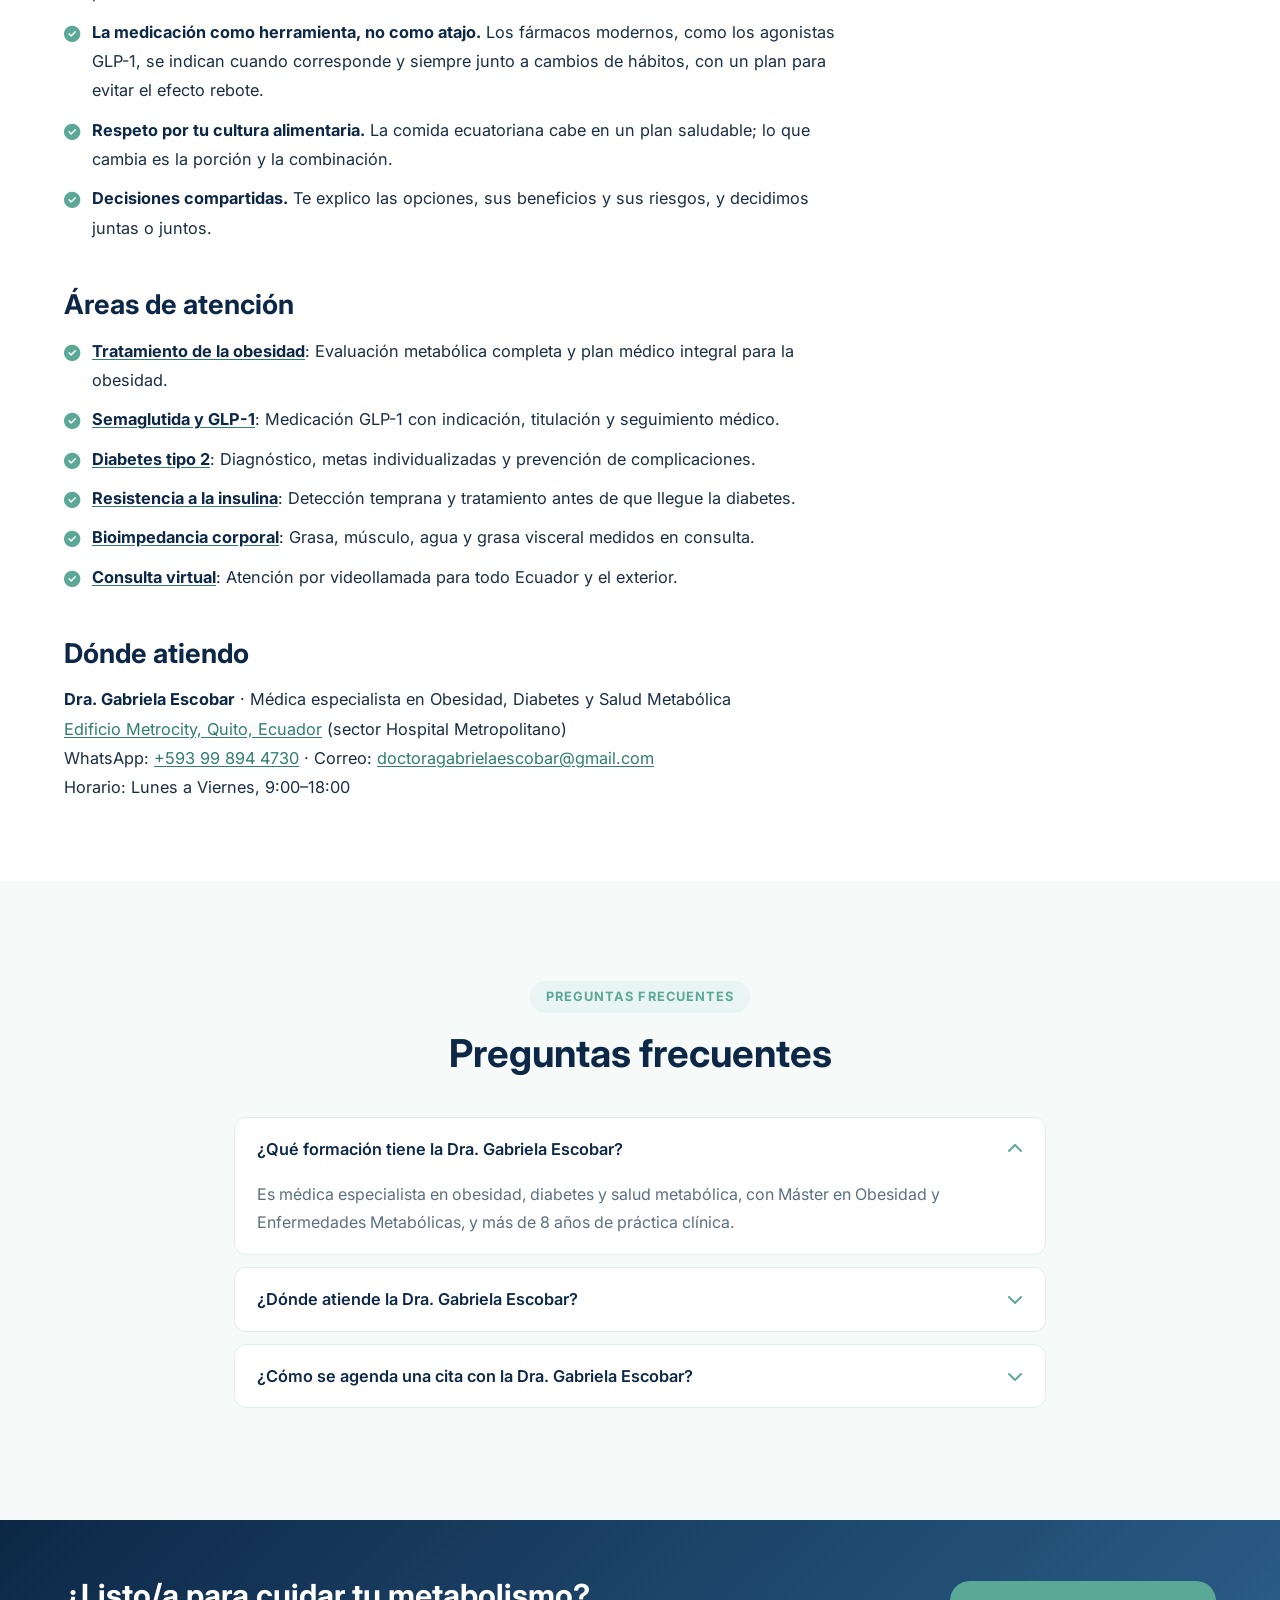
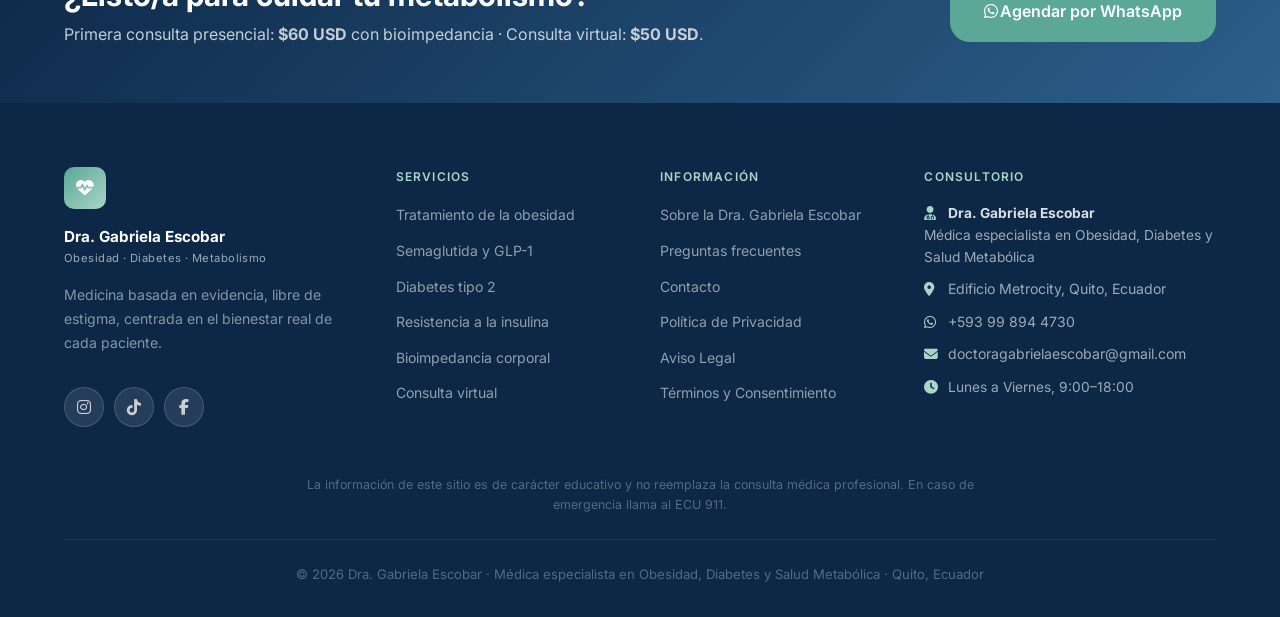
<file: sobre-mi/index.html>
<!DOCTYPE html>
<html lang="es-EC">
<head>
  <meta charset="UTF-8" />
  <meta name="viewport" content="width=device-width, initial-scale=1.0" />
  <title>Sobre la Dra. Gabriela Escobar | Obesidad y Diabetes en Quito</title>
  <meta name="description" content="Dra. Gabriela Escobar: médica especialista en obesidad, diabetes y salud metabólica en Quito, con Máster en Obesidad y Enfermedades Metabólicas." />
  <link rel="canonical" href="https://dragabrielaescobar.com/sobre-mi/" />
  <meta name="robots" content="index, follow, max-image-preview:large, max-snippet:-1" />
  <meta name="author" content="Dra. Gabriela Escobar" />
  <meta name="theme-color" content="#0D2847" />
  <meta name="geo.region" content="EC-P" />
  <meta name="geo.placename" content="Quito" />
  <meta name="geo.position" content="-0.1846;-78.5036" />
  <meta name="ICBM" content="-0.1846, -78.5036" />
  <meta property="og:type" content="profile" />
  <meta property="og:locale" content="es_EC" />
  <meta property="og:site_name" content="Dra. Gabriela Escobar" />
  <meta property="og:title" content="Sobre la Dra. Gabriela Escobar | Obesidad y Diabetes en Quito" />
  <meta property="og:description" content="Dra. Gabriela Escobar: médica especialista en obesidad, diabetes y salud metabólica en Quito, con Máster en Obesidad y Enfermedades Metabólicas." />
  <meta property="og:url" content="https://dragabrielaescobar.com/sobre-mi/" />
  <meta property="og:image" content="https://dragabrielaescobar.com/assets/img/dra-gabriela-escobar.jpg" />
  <meta property="og:image:width" content="1024" />
  <meta property="og:image:height" content="1024" />
  <meta property="og:image:alt" content="Dra. Gabriela Escobar, especialista en obesidad y diabetes en Quito" />
  <meta name="twitter:card" content="summary_large_image" />
  <meta name="twitter:title" content="Sobre la Dra. Gabriela Escobar | Obesidad y Diabetes en Quito" />
  <meta name="twitter:description" content="Dra. Gabriela Escobar: médica especialista en obesidad, diabetes y salud metabólica en Quito, con Máster en Obesidad y Enfermedades Metabólicas." />
  <meta name="twitter:image" content="https://dragabrielaescobar.com/assets/img/dra-gabriela-escobar.jpg" />
  <link rel="alternate" type="text/plain" title="llms.txt" href="/llms.txt" />
  <link rel="preconnect" href="https://fonts.googleapis.com" />
  <link rel="preconnect" href="https://fonts.gstatic.com" crossorigin />
  <link href="https://fonts.googleapis.com/css2?family=Inter:wght@300;400;500;600;700&family=Playfair+Display:ital,wght@0,500;1,400&display=swap" rel="stylesheet" />
  <link rel="stylesheet" href="https://cdnjs.cloudflare.com/ajax/libs/font-awesome/6.5.0/css/all.min.css" />
  <!-- TODO (E-E-A-T): completar en el nodo "#dra" del JSON-LD cuando se tengan los datos reales:
       - "identifier": {"@type":"PropertyValue","propertyID":"Registro profesional ACESS","value":"<NÚMERO>"}
       - "alumniOf": [{"@type":"CollegeOrUniversity","name":"<UNIVERSIDAD DEL TÍTULO DE MEDICINA>"}]
       - recognizedBy del máster: {"@type":"CollegeOrUniversity","name":"<UNIVERSIDAD DEL MÁSTER>"}
       - "memberOf": [{"@type":"MedicalOrganization","name":"<SOCIEDAD / ASOCIACIÓN>"}] -->
  <!-- PENDIENTE (reseñas): aggregateRating se deja DESACTIVADO a propósito. Enlace de reseñas: https://g.page/r/CRtSFnWoXdwcEBM/review
       Para activarlo, añadir al nodo "#consultorio" del JSON-LD (solo con datos reales y verificables de Google, nunca inventados):
       "aggregateRating": {"@type": "AggregateRating", "ratingValue": "X.X", "reviewCount": "N", "bestRating": "5"}
       Nota: Google no muestra estrellas para reseñas "propias" de LocalBusiness, pero el dato sigue siendo útil para IA. -->
  <script type="application/ld+json">
{
  "@context": "https://schema.org",
  "@graph": [
    {
      "@type": "WebSite",
      "@id": "https://dragabrielaescobar.com/#website",
      "url": "https://dragabrielaescobar.com/",
      "name": "Dra. Gabriela Escobar",
      "inLanguage": "es-EC",
      "publisher": {
        "@id": "https://dragabrielaescobar.com/#consultorio"
      }
    },
    {
      "@type": [
        "Physician",
        "MedicalClinic"
      ],
      "@id": "https://dragabrielaescobar.com/#consultorio",
      "name": "Dra. Gabriela Escobar",
      "alternateName": "Dra. Gabriela Escobar · Obesidad, Diabetes y Salud Metabólica",
      "description": "Consultorio de la Dra. Gabriela Escobar, médica especialista en obesidad, diabetes y salud metabólica en el Edificio Metrocity de Quito, Ecuador. Consulta presencial con bioimpedancia y consulta virtual para Ecuador y el exterior.",
      "url": "https://dragabrielaescobar.com/",
      "image": "https://dragabrielaescobar.com/assets/img/dra-gabriela-escobar.jpg",
      "logo": "https://dragabrielaescobar.com/assets/img/dra-gabriela-escobar.jpg",
      "telephone": "+593998944730",
      "email": "doctoragabrielaescobar@gmail.com",
      "priceRange": "$50–$60 USD",
      "currenciesAccepted": "USD",
      "isAcceptingNewPatients": true,
      "medicalSpecialty": [
        "https://schema.org/Endocrine",
        "https://schema.org/DietNutrition"
      ],
      "address": {
        "@type": "PostalAddress",
        "streetAddress": "Edificio Metrocity",
        "addressLocality": "Quito",
        "addressRegion": "Pichincha",
        "addressCountry": "EC"
      },
      "geo": {
        "@type": "GeoCoordinates",
        "latitude": -0.1846,
        "longitude": -78.5036
      },
      "hasMap": "https://www.google.com/maps/search/?api=1&query=Edificio+Metrocity+Quito+Ecuador",
      "openingHours": "Mo-Fr 09:00-18:00",
      "openingHoursSpecification": [
        {
          "@type": "OpeningHoursSpecification",
          "dayOfWeek": [
            "Monday",
            "Tuesday",
            "Wednesday",
            "Thursday",
            "Friday"
          ],
          "opens": "09:00",
          "closes": "18:00"
        }
      ],
      "areaServed": [
        {
          "@type": "City",
          "name": "Quito"
        },
        {
          "@type": "Country",
          "name": "Ecuador"
        }
      ],
      "founder": {
        "@id": "https://dragabrielaescobar.com/#dra"
      },
      "employee": {
        "@id": "https://dragabrielaescobar.com/#dra"
      },
      "availableService": [
        {
          "@type": "MedicalTherapy",
          "name": "Tratamiento médico de la obesidad",
          "url": "https://dragabrielaescobar.com/tratamiento-obesidad-quito/"
        },
        {
          "@type": "MedicalTherapy",
          "name": "Tratamiento con semaglutida y agonistas GLP-1 bajo supervisión médica",
          "url": "https://dragabrielaescobar.com/semaglutida-glp1-quito/"
        },
        {
          "@type": "MedicalTherapy",
          "name": "Manejo de diabetes tipo 2 y prediabetes",
          "url": "https://dragabrielaescobar.com/diabetes-tipo-2-quito/"
        },
        {
          "@type": "MedicalTherapy",
          "name": "Diagnóstico y tratamiento de la resistencia a la insulina",
          "url": "https://dragabrielaescobar.com/resistencia-insulina-quito/"
        },
        {
          "@type": "DiagnosticProcedure",
          "name": "Bioimpedancia y análisis de composición corporal",
          "url": "https://dragabrielaescobar.com/bioimpedancia-quito/"
        },
        {
          "@type": "MedicalTherapy",
          "name": "Consulta virtual de obesidad y metabolismo",
          "url": "https://dragabrielaescobar.com/consulta-virtual-obesidad/"
        }
      ],
      "makesOffer": [
        {
          "@type": "Offer",
          "name": "Primera consulta presencial con bioimpedancia",
          "price": "60",
          "priceCurrency": "USD"
        },
        {
          "@type": "Offer",
          "name": "Consulta virtual (telemedicina)",
          "price": "50",
          "priceCurrency": "USD"
        }
      ],
      "sameAs": [
        "https://www.instagram.com/dra.gabriela.escobar/",
        "https://www.tiktok.com/@dra.gabriela.escobar",
        "https://www.facebook.com/profile.php?id=61577849005221"
      ],
      "potentialAction": {
        "@type": "ReviewAction",
        "name": "Dejar una reseña en Google",
        "target": "https://g.page/r/CRtSFnWoXdwcEBM/review"
      }
    },
    {
      "@type": "Person",
      "@id": "https://dragabrielaescobar.com/#dra",
      "name": "Gabriela Escobar",
      "honorificPrefix": "Dra.",
      "jobTitle": "Médica especialista en Obesidad, Diabetes y Salud Metabólica",
      "description": "Médica especialista en obesidad, diabetes y salud metabólica en Quito, Ecuador, con Máster en Obesidad y Enfermedades Metabólicas.",
      "image": "https://dragabrielaescobar.com/assets/img/dra-gabriela-escobar.jpg",
      "url": "https://dragabrielaescobar.com/sobre-mi/",
      "email": "doctoragabrielaescobar@gmail.com",
      "telephone": "+593998944730",
      "worksFor": {
        "@id": "https://dragabrielaescobar.com/#consultorio"
      },
      "hasCredential": {
        "@type": "EducationalOccupationalCredential",
        "credentialCategory": "degree",
        "educationalLevel": "Máster",
        "name": "Máster en Obesidad y Enfermedades Metabólicas"
      },
      "knowsAbout": [
        "Obesidad",
        "Diabetes mellitus tipo 2",
        "Prediabetes",
        "Resistencia a la insulina",
        "Salud metabólica",
        "Agonistas del receptor GLP-1",
        "Semaglutida",
        "Tirzepatida",
        "Bioimpedancia y composición corporal",
        "Nutrición clínica",
        "Ejercicio terapéutico"
      ],
      "knowsLanguage": "es",
      "sameAs": [
        "https://www.instagram.com/dra.gabriela.escobar/",
        "https://www.tiktok.com/@dra.gabriela.escobar",
        "https://www.facebook.com/profile.php?id=61577849005221"
      ]
    },
    {
      "@type": "ProfilePage",
      "@id": "https://dragabrielaescobar.com/sobre-mi/#webpage",
      "url": "https://dragabrielaescobar.com/sobre-mi/",
      "name": "Sobre la Dra. Gabriela Escobar | Obesidad y Diabetes en Quito",
      "description": "Dra. Gabriela Escobar: médica especialista en obesidad, diabetes y salud metabólica en Quito, con Máster en Obesidad y Enfermedades Metabólicas.",
      "inLanguage": "es-EC",
      "isPartOf": {
        "@id": "https://dragabrielaescobar.com/#website"
      },
      "primaryImageOfPage": {
        "@type": "ImageObject",
        "url": "https://dragabrielaescobar.com/assets/img/dra-gabriela-escobar.jpg"
      },
      "author": {
        "@id": "https://dragabrielaescobar.com/#dra"
      },
      "publisher": {
        "@id": "https://dragabrielaescobar.com/#consultorio"
      },
      "dateModified": "2026-09-21",
      "speakable": {
        "@type": "SpeakableSpecification",
        "cssSelector": [
          ".direct-answer"
        ]
      },
      "breadcrumb": {
        "@id": "https://dragabrielaescobar.com/sobre-mi/#breadcrumb"
      },
      "mainEntity": {
        "@id": "https://dragabrielaescobar.com/#dra"
      }
    },
    {
      "@type": "BreadcrumbList",
      "@id": "https://dragabrielaescobar.com/sobre-mi/#breadcrumb",
      "itemListElement": [
        {
          "@type": "ListItem",
          "position": 1,
          "name": "Inicio",
          "item": "https://dragabrielaescobar.com/"
        },
        {
          "@type": "ListItem",
          "position": 2,
          "name": "Sobre mí",
          "item": "https://dragabrielaescobar.com/sobre-mi/"
        }
      ]
    },
    {
      "@type": "FAQPage",
      "@id": "https://dragabrielaescobar.com/sobre-mi/#faq",
      "isPartOf": {
        "@id": "https://dragabrielaescobar.com/sobre-mi/#webpage"
      },
      "mainEntity": [
        {
          "@type": "Question",
          "name": "¿Qué formación tiene la Dra. Gabriela Escobar?",
          "acceptedAnswer": {
            "@type": "Answer",
            "text": "Es médica especialista en obesidad, diabetes y salud metabólica, con Máster en Obesidad y Enfermedades Metabólicas, y más de 8 años de práctica clínica."
          }
        },
        {
          "@type": "Question",
          "name": "¿Dónde atiende la Dra. Gabriela Escobar?",
          "acceptedAnswer": {
            "@type": "Answer",
            "text": "En el Edificio Metrocity de Quito, Ecuador, de lunes a viernes de 9:00 a 18:00, y por consulta virtual para todo Ecuador y el exterior."
          }
        },
        {
          "@type": "Question",
          "name": "¿Cómo se agenda una cita con la Dra. Gabriela Escobar?",
          "acceptedAnswer": {
            "@type": "Answer",
            "text": "Por WhatsApp al +593 99 894 4730 o con el formulario de contacto del sitio web."
          }
        }
      ]
    }
  ]
}
  </script>
  <link rel="stylesheet" href="/styles.css" />
  <!-- Meta Pixel -->
  <script>
  !function(f,b,e,v,n,t,s)
  {if(f.fbq)return;n=f.fbq=function(){n.callMethod?
  n.callMethod.apply(n,arguments):n.queue.push(arguments)};
  if(!f._fbq)f._fbq=n;n.push=n;n.loaded=!0;n.version='2.0';
  n.queue=[];t=b.createElement(e);t.async=!0;
  t.src=v;s=b.getElementsByTagName(e)[0];
  s.parentNode.insertBefore(t,s)}(window, document,'script',
  'https://connect.facebook.net/en_US/fbevents.js');
  fbq('init', '27390624731202');
  fbq('track', 'PageView');
  </script>
  <noscript>
    <img height="1" width="1" style="display:none" alt=""
    src="https://www.facebook.com/tr?id=27390624731202&ev=PageView&noscript=1"/>
  </noscript>
  <!-- Fin Meta Pixel -->
</head>
<body class="subpage">

<a class="skip-link" href="#contenido">Saltar al contenido</a>

<nav id="navbar" aria-label="Navegación principal">
  <div class="nav-container">
    <a href="/" class="nav-logo" aria-label="Dra. Gabriela Escobar – Inicio">
      <span class="logo-icon"><i class="fas fa-heartbeat" aria-hidden="true"></i></span>
      <div>
        <span class="logo-name">Dra. Gabriela Escobar</span>
        <span class="logo-sub">Obesidad · Diabetes · Metabolismo</span>
      </div>
    </a>
    <ul class="nav-links" id="navLinks">
      <li><a href="/#inicio" class="nav-link">Inicio</a></li>
      <li class="nav-dropdown">
        <a href="/#servicios" class="nav-link nav-dropdown-toggle" aria-haspopup="true">Servicios <i class="fas fa-chevron-down" aria-hidden="true"></i></a>
        <ul class="nav-submenu" aria-label="Servicios">
          <li><a href="/tratamiento-obesidad-quito/"><i class="fas fa-weight-scale" aria-hidden="true"></i> Tratamiento de la obesidad</a></li>
          <li><a href="/semaglutida-glp1-quito/"><i class="fas fa-syringe" aria-hidden="true"></i> Semaglutida y GLP-1</a></li>
          <li><a href="/diabetes-tipo-2-quito/"><i class="fas fa-droplet" aria-hidden="true"></i> Diabetes tipo 2</a></li>
          <li><a href="/resistencia-insulina-quito/"><i class="fas fa-vial" aria-hidden="true"></i> Resistencia a la insulina</a></li>
          <li><a href="/bioimpedancia-quito/"><i class="fas fa-microscope" aria-hidden="true"></i> Bioimpedancia corporal</a></li>
          <li><a href="/consulta-virtual-obesidad/"><i class="fas fa-video" aria-hidden="true"></i> Consulta virtual</a></li>
        </ul>
      </li>
      <li><a href="/sobre-mi/" class="nav-link">Sobre mí</a></li>
      <li><a href="/#farmacologia" class="nav-link">Farmacología</a></li>
      <li><a href="/#nutricion" class="nav-link">Nutrición</a></li>
      <li><a href="/#ejercicio" class="nav-link">Ejercicio</a></li>
      <li><a href="/#contacto" class="nav-link">Contacto</a></li>
      <li><a href="/#resultados" class="nav-pill-mint">Resultados</a></li>
      <li><a href="/#calculadora" class="nav-pill-mint">Calculadora</a></li>
      <li><a href="/#bioprecise" class="nav-pill-mint">Bio-Precise™</a></li>
      <li><a href="/#opiniones" class="nav-pill-mint">Opiniones</a></li>
      <li><a href="https://wa.me/593998944730?text=Hola,%20Dra.%20Escobar.%20Me%20gustar%C3%ADa%20agendar%20una%20cita%20m%C3%A9dica." class="nav-cta-btn" target="_blank" rel="noopener">Agendar Cita</a></li>
    </ul>
    <button class="hamburger" id="hamburger" aria-label="Abrir menú" aria-controls="navLinks" aria-expanded="false">
      <span></span><span></span><span></span>
    </button>
  </div>
</nav>

<main id="contenido">
<header class="page-hero">
  <div class="container page-hero-inner has-photo">
    <div class="page-hero-text">
      <nav class="breadcrumb" aria-label="Ruta de navegación">
        <ol>
          <li><a href="/">Inicio</a></li>
          <li aria-current="page">Sobre mí</li>
        </ol>
      </nav>
      <span class="section-tag">Sobre mí</span>
      <h1>Dra. Gabriela Escobar, especialista en obesidad y diabetes en Quito</h1>
      <div class="direct-answer-box">
        <p class="direct-answer-q"><i class="fas fa-circle-question" aria-hidden="true"></i> ¿Quién es la Dra. Gabriela Escobar?</p>
        <p class="direct-answer">La Dra. Gabriela Escobar es médica especialista en obesidad, diabetes y salud metabólica, con Máster en Obesidad y Enfermedades Metabólicas. Atiende en el Edificio Metrocity de Quito y por consulta virtual, con un enfoque basado en evidencia y sin estigma de peso, que integra nutrición, ejercicio, composición corporal y farmacología moderna.</p>
      </div>
      <div class="page-hero-actions">
        <a href="https://wa.me/593998944730?text=Hola,%20Dra.%20Escobar.%20Me%20gustar%C3%ADa%20agendar%20una%20cita%20m%C3%A9dica." class="btn btn-primary btn-lg" target="_blank" rel="noopener"><i class="fab fa-whatsapp" aria-hidden="true"></i> Agendar cita</a>
        <span class="page-price"><i class="fas fa-tag" aria-hidden="true"></i> $60 USD · Primera consulta con bioimpedancia</span>
      </div>
      <p class="page-meta"><i class="fas fa-user-doctor" aria-hidden="true"></i> Escrito y revisado por <a href="/sobre-mi/">Dra. Gabriela Escobar</a>, médica especialista en obesidad, diabetes y salud metabólica · Actualizado el 21 de septiembre de 2026</p>
    </div>
    <figure class="page-hero-photo">
      <img src="/assets/img/dra-gabriela-escobar.webp" width="1024" height="1024" alt="Retrato de la Dra. Gabriela Escobar, médica especialista en obesidad, diabetes y salud metabólica en Quito" fetchpriority="high" />
    </figure>
  </div>
</header>

<div class="container page-layout">
  <article class="prose">

<section>
  <h2>Formación y credenciales</h2>
  <dl class="credentials">
    <div><dt>Nombre</dt><dd>Dra. Gabriela Escobar</dd></div>
    <div><dt>Especialidad</dt><dd>Médica especialista en Obesidad, Diabetes y Salud Metabólica</dd></div>
    <div><dt>Posgrado</dt><dd>Máster en Obesidad y Enfermedades Metabólicas<!-- TODO: añadir universidad del máster, p. ej. " — Universidad X (año)" --></dd></div>
    <div><dt>Experiencia</dt><dd>Más de 8 años de práctica clínica en medicina intensiva, obesidad y diabetes.</dd></div>
    <!-- TODO: descomentar y completar con datos reales (NO inventar):
    <div><dt>Título de médica</dt><dd>[UNIVERSIDAD]</dd></div>
    <div><dt>Registro profesional (ACESS)</dt><dd>[NÚMERO DE REGISTRO]</dd></div>
    <div><dt>Registro SENESCYT</dt><dd>[NÚMERO]</dd></div>
    <div><dt>Afiliaciones y membresías</dt><dd>[SOCIEDADES / ASOCIACIONES MÉDICAS]</dd></div>
    -->
  </dl>
</section>

<section>
  <h2>Filosofía de tratamiento</h2>
  <p>La obesidad y la diabetes son enfermedades crónicas, no fallas de carácter. Mi trabajo parte de esa idea: entender por qué tu metabolismo funciona como funciona y diseñar un tratamiento que puedas sostener en tu vida real.</p>
  <ul class="check-list">
    <li><strong>Medicina basada en evidencia.</strong> Las decisiones se apoyan en guías clínicas y estudios publicados, no en modas.</li>
    <li><strong>Sin estigma de peso.</strong> La consulta es un espacio sin juicios, donde se habla de salud y no de culpa.</li>
    <li><strong>Composición corporal, no solo kilos.</strong> Medimos grasa y músculo con bioimpedancia, porque perder músculo no es un buen resultado.</li>
    <li><strong>La medicación como herramienta, no como atajo.</strong> Los fármacos modernos, como los agonistas GLP-1, se indican cuando corresponde y siempre junto a cambios de hábitos, con un plan para evitar el efecto rebote.</li>
    <li><strong>Respeto por tu cultura alimentaria.</strong> La comida ecuatoriana cabe en un plan saludable; lo que cambia es la porción y la combinación.</li>
    <li><strong>Decisiones compartidas.</strong> Te explico las opciones, sus beneficios y sus riesgos, y decidimos juntas o juntos.</li>
  </ul>
</section>

<section>
  <h2>Áreas de atención</h2>
  <ul class="check-list">
    <li><a href="/tratamiento-obesidad-quito/"><strong>Tratamiento de la obesidad</strong></a>: Evaluación metabólica completa y plan médico integral para la obesidad.</li>
    <li><a href="/semaglutida-glp1-quito/"><strong>Semaglutida y GLP-1</strong></a>: Medicación GLP-1 con indicación, titulación y seguimiento médico.</li>
    <li><a href="/diabetes-tipo-2-quito/"><strong>Diabetes tipo 2</strong></a>: Diagnóstico, metas individualizadas y prevención de complicaciones.</li>
    <li><a href="/resistencia-insulina-quito/"><strong>Resistencia a la insulina</strong></a>: Detección temprana y tratamiento antes de que llegue la diabetes.</li>
    <li><a href="/bioimpedancia-quito/"><strong>Bioimpedancia corporal</strong></a>: Grasa, músculo, agua y grasa visceral medidos en consulta.</li>
    <li><a href="/consulta-virtual-obesidad/"><strong>Consulta virtual</strong></a>: Atención por videollamada para todo Ecuador y el exterior.</li>
  </ul>
</section>

<section>
  <h2>Dónde atiendo</h2>
  <p><strong>Dra. Gabriela Escobar</strong> · Médica especialista en Obesidad, Diabetes y Salud Metabólica<br/>
  <a href="https://www.google.com/maps/search/?api=1&query=Edificio+Metrocity+Quito+Ecuador" target="_blank" rel="noopener">Edificio Metrocity, Quito, Ecuador</a> (sector Hospital Metropolitano)<br/>
  WhatsApp: <a href="https://wa.me/593998944730" target="_blank" rel="noopener">+593 99 894 4730</a> · Correo: <a href="mailto:doctoragabrielaescobar@gmail.com">doctoragabrielaescobar@gmail.com</a><br/>
  Horario: Lunes a Viernes, 9:00–18:00</p>
</section>

  </article>
  <aside class="page-aside" aria-label="Agenda y otros servicios">
    <div class="aside-card">
      <h2 class="aside-title">Agenda tu cita</h2>
      <p class="aside-price"><i class="fas fa-tag" aria-hidden="true"></i> $60 USD · Primera consulta con bioimpedancia</p>
      <ul class="aside-nap">
        <li><i class="fas fa-map-marker-alt" aria-hidden="true"></i> <a href="https://www.google.com/maps/search/?api=1&query=Edificio+Metrocity+Quito+Ecuador" target="_blank" rel="noopener">Edificio Metrocity, Quito, Ecuador</a></li>
        <li><i class="fas fa-clock" aria-hidden="true"></i> Lunes a Viernes, 9:00–18:00</li>
        <li><i class="fab fa-whatsapp" aria-hidden="true"></i> <a href="https://wa.me/593998944730" target="_blank" rel="noopener">+593 99 894 4730</a></li>
        <li><i class="fas fa-envelope" aria-hidden="true"></i> <a href="mailto:doctoragabrielaescobar@gmail.com">doctoragabrielaescobar@gmail.com</a></li>
      </ul>
      <a href="https://wa.me/593998944730?text=Hola,%20Dra.%20Escobar.%20Me%20gustar%C3%ADa%20agendar%20una%20cita%20m%C3%A9dica." class="btn btn-primary btn-full" target="_blank" rel="noopener"><i class="fab fa-whatsapp" aria-hidden="true"></i> Agendar por WhatsApp</a>
    </div>
    <div class="aside-card aside-card-light">
      <h2 class="aside-title">Otros servicios</h2>
      <ul class="aside-links">
        <li><a href="/tratamiento-obesidad-quito/"><i class="fas fa-weight-scale" aria-hidden="true"></i> Tratamiento de la obesidad</a></li>
        <li><a href="/semaglutida-glp1-quito/"><i class="fas fa-syringe" aria-hidden="true"></i> Semaglutida y GLP-1</a></li>
        <li><a href="/diabetes-tipo-2-quito/"><i class="fas fa-droplet" aria-hidden="true"></i> Diabetes tipo 2</a></li>
        <li><a href="/resistencia-insulina-quito/"><i class="fas fa-vial" aria-hidden="true"></i> Resistencia a la insulina</a></li>
        <li><a href="/bioimpedancia-quito/"><i class="fas fa-microscope" aria-hidden="true"></i> Bioimpedancia corporal</a></li>
        <li><a href="/consulta-virtual-obesidad/"><i class="fas fa-video" aria-hidden="true"></i> Consulta virtual</a></li>
      </ul>
    </div>
  </aside>
</div>

<section class="section faq-section" id="preguntas-frecuentes" aria-labelledby="faq-title">
  <div class="container faq-container">
    <div class="section-header">
      <span class="section-tag">Preguntas frecuentes</span>
      <h2 id="faq-title">Preguntas frecuentes</h2>
    </div>
    <details class="faq-item" open>
      <summary><h3>¿Qué formación tiene la Dra. Gabriela Escobar?</h3><i class="fas fa-chevron-down" aria-hidden="true"></i></summary>
      <div class="faq-answer"><p>Es médica especialista en obesidad, diabetes y salud metabólica, con Máster en Obesidad y Enfermedades Metabólicas, y más de 8 años de práctica clínica.</p></div>
    </details>
    <details class="faq-item">
      <summary><h3>¿Dónde atiende la Dra. Gabriela Escobar?</h3><i class="fas fa-chevron-down" aria-hidden="true"></i></summary>
      <div class="faq-answer"><p>En el Edificio Metrocity de Quito, Ecuador, de lunes a viernes de 9:00 a 18:00, y por consulta virtual para todo Ecuador y el exterior.</p></div>
    </details>
    <details class="faq-item">
      <summary><h3>¿Cómo se agenda una cita con la Dra. Gabriela Escobar?</h3><i class="fas fa-chevron-down" aria-hidden="true"></i></summary>
      <div class="faq-answer"><p>Por WhatsApp al +593 99 894 4730 o con el formulario de contacto del sitio web.</p></div>
    </details>
  </div>
</section>
<section class="cta-band" aria-label="Agendar cita">
  <div class="container cta-band-inner">
    <div>
      <h2>¿Listo/a para cuidar tu metabolismo?</h2>
      <p>Primera consulta presencial: <strong>$60 USD</strong> con bioimpedancia · Consulta virtual: <strong>$50 USD</strong>.</p>
    </div>
    <a href="https://wa.me/593998944730?text=Hola,%20Dra.%20Escobar.%20Me%20gustar%C3%ADa%20agendar%20una%20cita%20m%C3%A9dica." class="btn btn-primary btn-lg" target="_blank" rel="noopener"><i class="fab fa-whatsapp" aria-hidden="true"></i> Agendar por WhatsApp</a>
  </div>
</section>
</main>

<footer class="footer">
  <div class="container">
    <div class="footer-grid footer-grid-4">
      <div class="footer-brand">
        <span class="logo-icon"><i class="fas fa-heartbeat" aria-hidden="true"></i></span>
        <div>
          <span class="logo-name">Dra. Gabriela Escobar</span>
          <span class="logo-sub" style="color:rgba(255,255,255,0.6)">Obesidad · Diabetes · Metabolismo</span>
        </div>
        <p>Medicina basada en evidencia, libre de estigma, centrada en el bienestar real de cada paciente.</p>
        <div class="footer-social">
          <a href="https://www.instagram.com/dra.gabriela.escobar?igsh=MXA1c2c0eDRmMWlibA%3D%3D&utm_source=qr" class="footer-social-icon footer-social-instagram" target="_blank" rel="noopener" aria-label="Instagram">
            <i class="fab fa-instagram" aria-hidden="true"></i>
          </a>
          <a href="https://www.tiktok.com/@dra.gabriela.escobar?_r=1&_t=ZS-95odnQcLvvU" class="footer-social-icon footer-social-tiktok" target="_blank" rel="noopener" aria-label="TikTok">
            <i class="fab fa-tiktok" aria-hidden="true"></i>
          </a>
          <a href="https://www.facebook.com/profile.php?id=61577849005221" class="footer-social-icon footer-social-facebook" target="_blank" rel="noopener" aria-label="Facebook">
            <i class="fab fa-facebook-f" aria-hidden="true"></i>
          </a>
        </div>
      </div>
      <div class="footer-links">
        <h4>Servicios</h4>
        <ul>
          <li><a href="/tratamiento-obesidad-quito/">Tratamiento de la obesidad</a></li>
          <li><a href="/semaglutida-glp1-quito/">Semaglutida y GLP-1</a></li>
          <li><a href="/diabetes-tipo-2-quito/">Diabetes tipo 2</a></li>
          <li><a href="/resistencia-insulina-quito/">Resistencia a la insulina</a></li>
          <li><a href="/bioimpedancia-quito/">Bioimpedancia corporal</a></li>
          <li><a href="/consulta-virtual-obesidad/">Consulta virtual</a></li>
        </ul>
      </div>
      <div class="footer-legal">
        <h4>Información</h4>
        <ul>
          <li><a href="/sobre-mi/">Sobre la Dra. Gabriela Escobar</a></li>
          <li><a href="/#preguntas-frecuentes">Preguntas frecuentes</a></li>
          <li><a href="/#contacto">Contacto</a></li>
          <li><a href="/politica-de-privacidad/">Política de Privacidad</a></li>
          <li><a href="/aviso-legal/">Aviso Legal</a></li>
          <li><a href="/terminos-y-consentimiento/">Términos y Consentimiento</a></li>
        </ul>
      </div>
      <div class="footer-links footer-nap">
        <h4>Consultorio</h4>
        <address>
          <p><i class="fas fa-user-doctor" aria-hidden="true"></i> <strong>Dra. Gabriela Escobar</strong><br/>Médica especialista en Obesidad, Diabetes y Salud Metabólica</p>
          <p><i class="fas fa-map-marker-alt" aria-hidden="true"></i> <a href="https://www.google.com/maps/search/?api=1&query=Edificio+Metrocity+Quito+Ecuador" target="_blank" rel="noopener">Edificio Metrocity, Quito, Ecuador</a></p>
          <p><i class="fab fa-whatsapp" aria-hidden="true"></i> <a href="https://wa.me/593998944730" target="_blank" rel="noopener">+593 99 894 4730</a></p>
          <p><i class="fas fa-envelope" aria-hidden="true"></i> <a href="mailto:doctoragabrielaescobar@gmail.com">doctoragabrielaescobar@gmail.com</a></p>
          <p><i class="fas fa-clock" aria-hidden="true"></i> Lunes a Viernes, 9:00–18:00</p>
        </address>
      </div>
    </div>
    <p class="disclaimer footer-disclaimer">La información de este sitio es de carácter educativo y no reemplaza la consulta médica profesional. En caso de emergencia llama al ECU 911.</p>
    <div class="footer-bottom">
      <p>© 2026 Dra. Gabriela Escobar · Médica especialista en Obesidad, Diabetes y Salud Metabólica · Quito, Ecuador</p>
    </div>
  </div>
</footer>

<!-- ═══════════════ WHATSAPP FLOAT ═══════════════ -->
<a href="https://wa.me/593998944730?text=Hola%20Dra.%20Gabriela,%20me%20interesa%20agendar%20una%20cita." class="whatsapp-float" target="_blank" rel="noopener" aria-label="Contactar por WhatsApp">
  <div class="whatsapp-pulse"></div>
  <i class="fab fa-whatsapp" aria-hidden="true"></i>
  <span class="whatsapp-tooltip">¡Escríbeme!</span>
</a>

<script src="/site.js" defer></script>
</body>
</html>
</file>
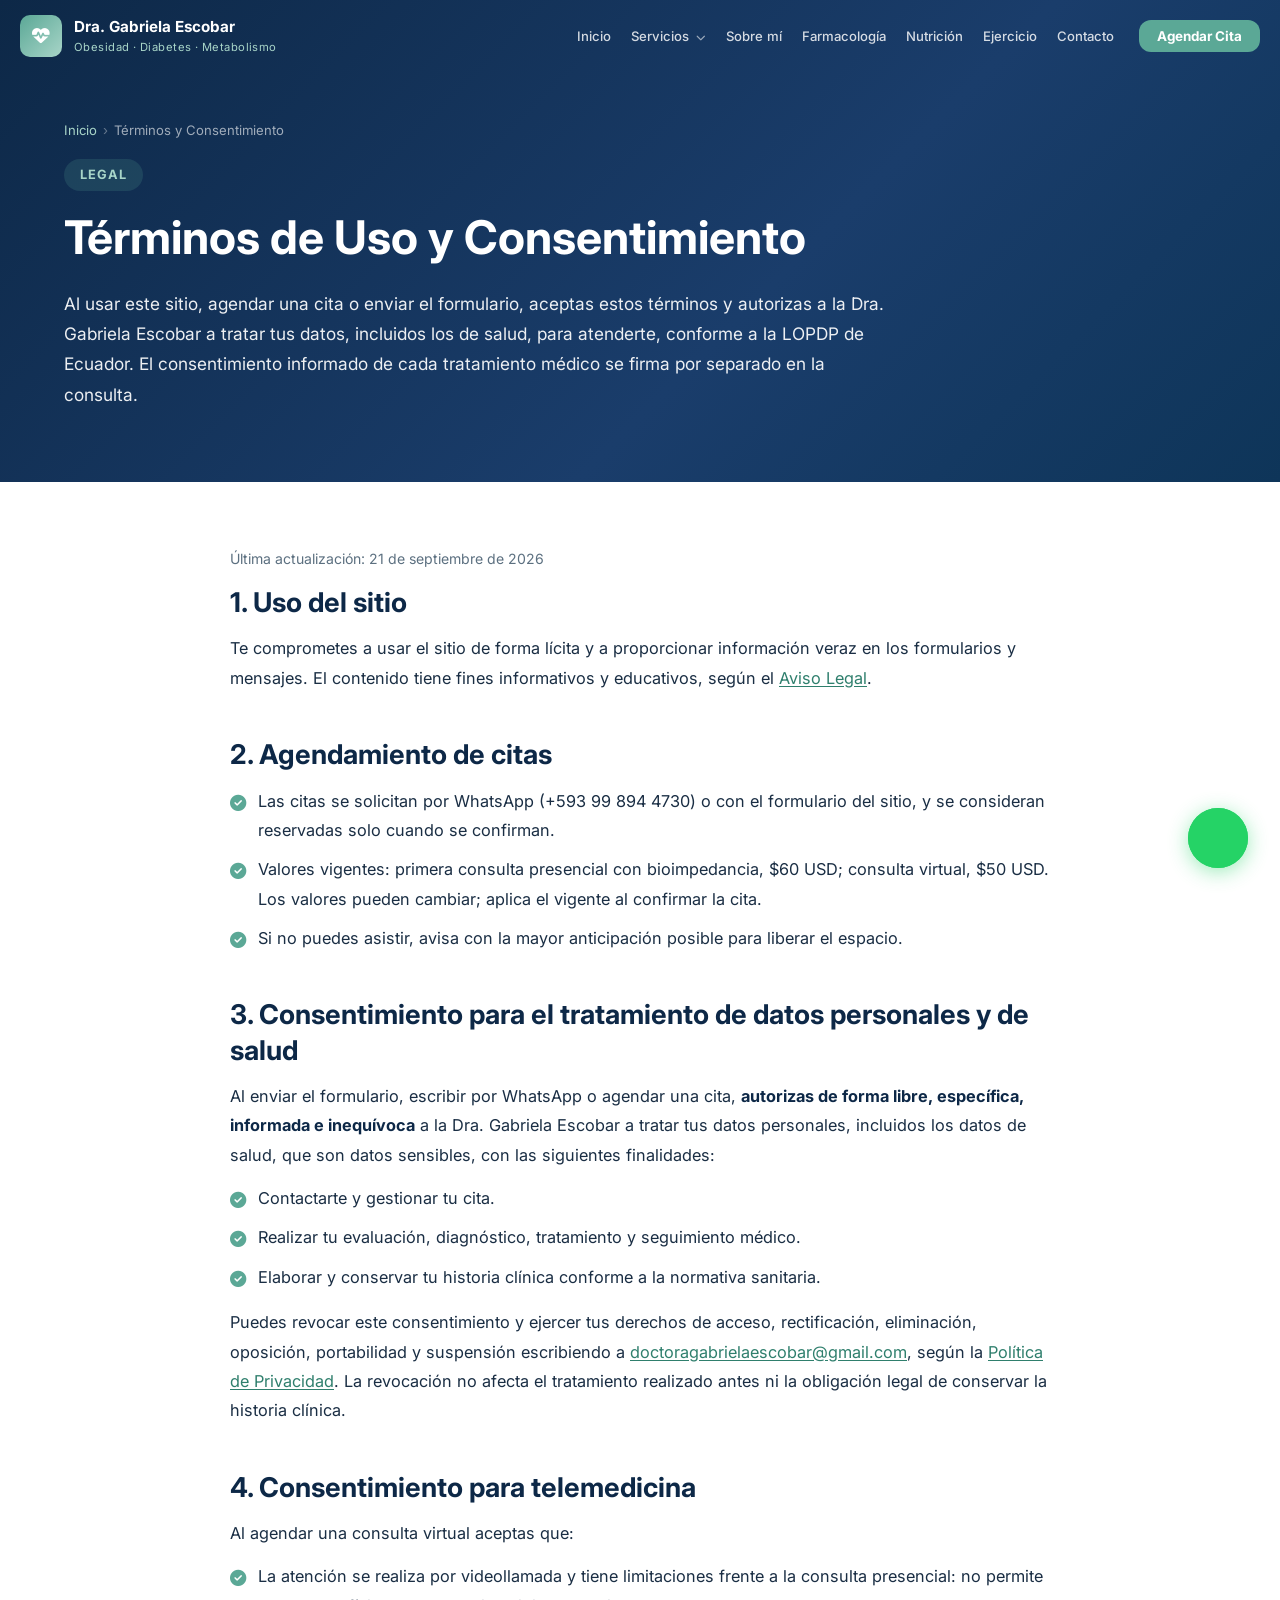
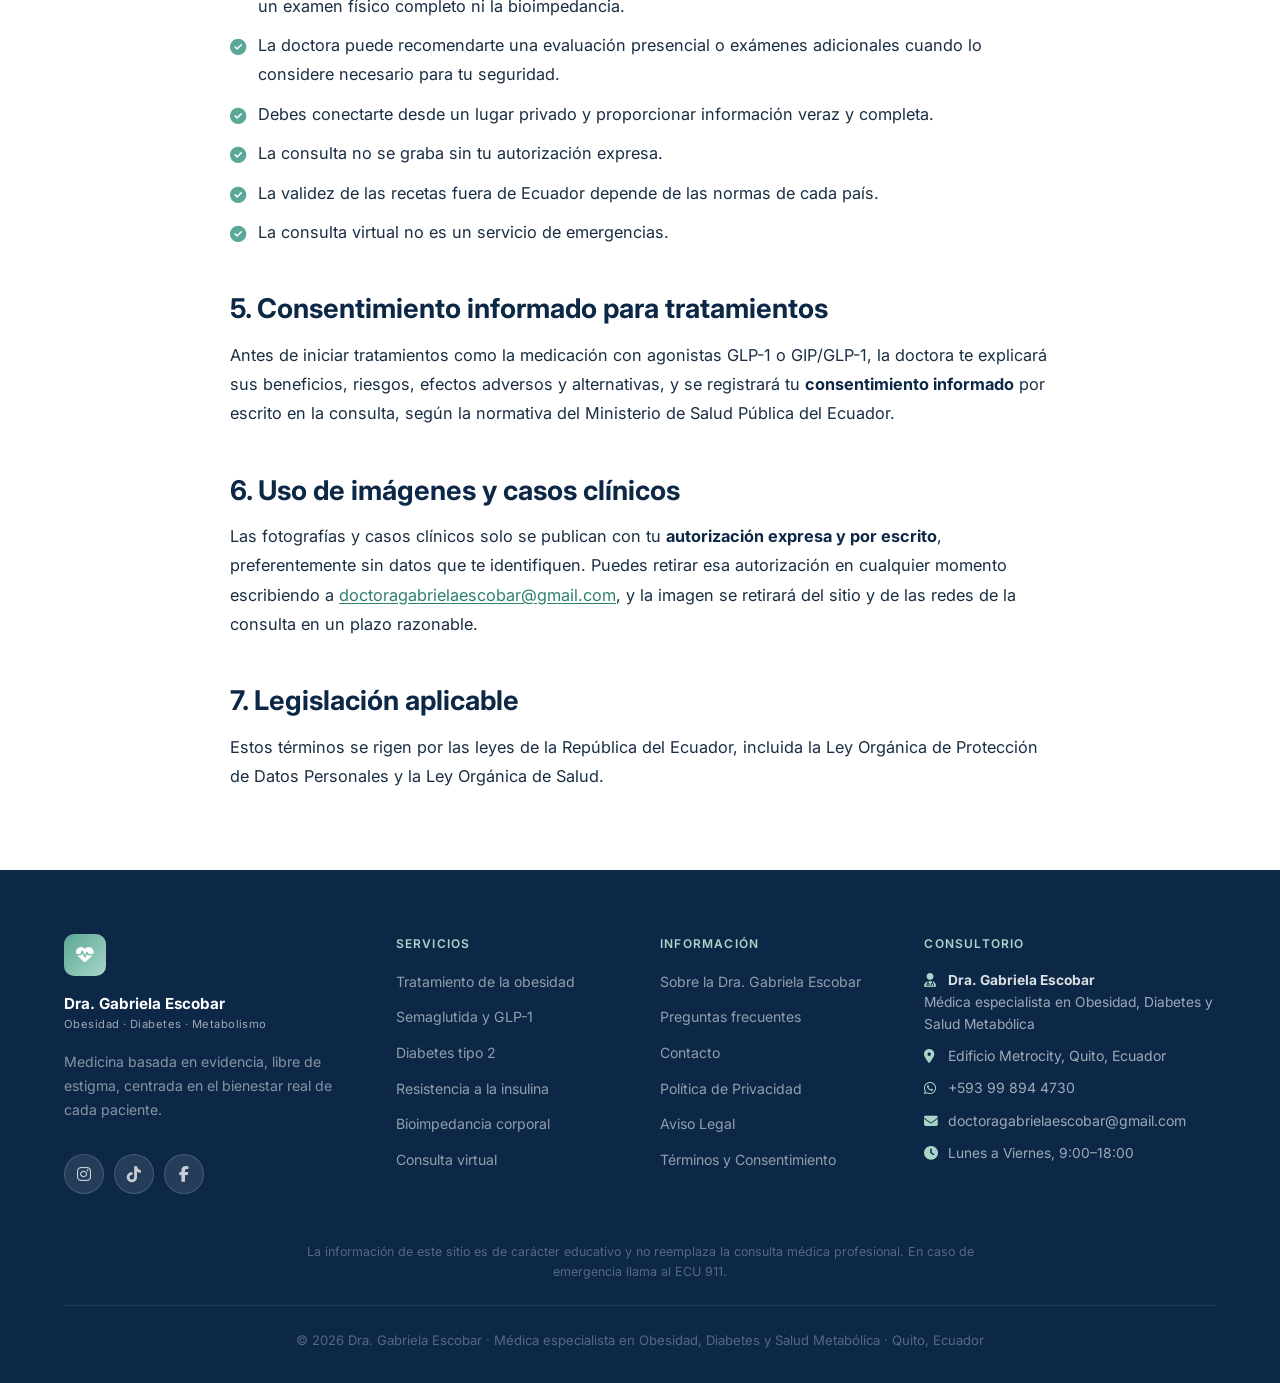
<file: terminos-y-consentimiento/index.html>
<!DOCTYPE html>
<html lang="es-EC">
<head>
  <meta charset="UTF-8" />
  <meta name="viewport" content="width=device-width, initial-scale=1.0" />
  <title>Términos de Uso y Consentimiento | Dra. Gabriela Escobar</title>
  <meta name="description" content="Términos de uso, agendamiento, telemedicina y consentimiento para el tratamiento de datos de salud en la consulta de la Dra. Gabriela Escobar, Quito." />
  <link rel="canonical" href="https://dragabrielaescobar.com/terminos-y-consentimiento/" />
  <meta name="robots" content="index, follow, max-image-preview:large, max-snippet:-1" />
  <meta name="author" content="Dra. Gabriela Escobar" />
  <meta name="theme-color" content="#0D2847" />
  <meta name="geo.region" content="EC-P" />
  <meta name="geo.placename" content="Quito" />
  <meta name="geo.position" content="-0.1846;-78.5036" />
  <meta name="ICBM" content="-0.1846, -78.5036" />
  <meta property="og:type" content="website" />
  <meta property="og:locale" content="es_EC" />
  <meta property="og:site_name" content="Dra. Gabriela Escobar" />
  <meta property="og:title" content="Términos de Uso y Consentimiento | Dra. Gabriela Escobar" />
  <meta property="og:description" content="Términos de uso, agendamiento, telemedicina y consentimiento para el tratamiento de datos de salud en la consulta de la Dra. Gabriela Escobar, Quito." />
  <meta property="og:url" content="https://dragabrielaescobar.com/terminos-y-consentimiento/" />
  <meta property="og:image" content="https://dragabrielaescobar.com/assets/img/dra-gabriela-escobar.jpg" />
  <meta property="og:image:width" content="1024" />
  <meta property="og:image:height" content="1024" />
  <meta property="og:image:alt" content="Dra. Gabriela Escobar, especialista en obesidad y diabetes en Quito" />
  <meta name="twitter:card" content="summary_large_image" />
  <meta name="twitter:title" content="Términos de Uso y Consentimiento | Dra. Gabriela Escobar" />
  <meta name="twitter:description" content="Términos de uso, agendamiento, telemedicina y consentimiento para el tratamiento de datos de salud en la consulta de la Dra. Gabriela Escobar, Quito." />
  <meta name="twitter:image" content="https://dragabrielaescobar.com/assets/img/dra-gabriela-escobar.jpg" />
  <link rel="alternate" type="text/plain" title="llms.txt" href="/llms.txt" />
  <link rel="preconnect" href="https://fonts.googleapis.com" />
  <link rel="preconnect" href="https://fonts.gstatic.com" crossorigin />
  <link href="https://fonts.googleapis.com/css2?family=Inter:wght@300;400;500;600;700&family=Playfair+Display:ital,wght@0,500;1,400&display=swap" rel="stylesheet" />
  <link rel="stylesheet" href="https://cdnjs.cloudflare.com/ajax/libs/font-awesome/6.5.0/css/all.min.css" />
  <!-- TODO (E-E-A-T): completar en el nodo "#dra" del JSON-LD cuando se tengan los datos reales:
       - "identifier": {"@type":"PropertyValue","propertyID":"Registro profesional ACESS","value":"<NÚMERO>"}
       - "alumniOf": [{"@type":"CollegeOrUniversity","name":"<UNIVERSIDAD DEL TÍTULO DE MEDICINA>"}]
       - recognizedBy del máster: {"@type":"CollegeOrUniversity","name":"<UNIVERSIDAD DEL MÁSTER>"}
       - "memberOf": [{"@type":"MedicalOrganization","name":"<SOCIEDAD / ASOCIACIÓN>"}] -->
  <!-- PENDIENTE (reseñas): aggregateRating se deja DESACTIVADO a propósito. Enlace de reseñas: https://g.page/r/CRtSFnWoXdwcEBM/review
       Para activarlo, añadir al nodo "#consultorio" del JSON-LD (solo con datos reales y verificables de Google, nunca inventados):
       "aggregateRating": {"@type": "AggregateRating", "ratingValue": "X.X", "reviewCount": "N", "bestRating": "5"}
       Nota: Google no muestra estrellas para reseñas "propias" de LocalBusiness, pero el dato sigue siendo útil para IA. -->
  <script type="application/ld+json">
{
  "@context": "https://schema.org",
  "@graph": [
    {
      "@type": "WebSite",
      "@id": "https://dragabrielaescobar.com/#website",
      "url": "https://dragabrielaescobar.com/",
      "name": "Dra. Gabriela Escobar",
      "inLanguage": "es-EC",
      "publisher": {
        "@id": "https://dragabrielaescobar.com/#consultorio"
      }
    },
    {
      "@type": [
        "Physician",
        "MedicalClinic"
      ],
      "@id": "https://dragabrielaescobar.com/#consultorio",
      "name": "Dra. Gabriela Escobar",
      "alternateName": "Dra. Gabriela Escobar · Obesidad, Diabetes y Salud Metabólica",
      "description": "Consultorio de la Dra. Gabriela Escobar, médica especialista en obesidad, diabetes y salud metabólica en el Edificio Metrocity de Quito, Ecuador. Consulta presencial con bioimpedancia y consulta virtual para Ecuador y el exterior.",
      "url": "https://dragabrielaescobar.com/",
      "image": "https://dragabrielaescobar.com/assets/img/dra-gabriela-escobar.jpg",
      "logo": "https://dragabrielaescobar.com/assets/img/dra-gabriela-escobar.jpg",
      "telephone": "+593998944730",
      "email": "doctoragabrielaescobar@gmail.com",
      "priceRange": "$50–$60 USD",
      "currenciesAccepted": "USD",
      "isAcceptingNewPatients": true,
      "medicalSpecialty": [
        "https://schema.org/Endocrine",
        "https://schema.org/DietNutrition"
      ],
      "address": {
        "@type": "PostalAddress",
        "streetAddress": "Edificio Metrocity",
        "addressLocality": "Quito",
        "addressRegion": "Pichincha",
        "addressCountry": "EC"
      },
      "geo": {
        "@type": "GeoCoordinates",
        "latitude": -0.1846,
        "longitude": -78.5036
      },
      "hasMap": "https://www.google.com/maps/search/?api=1&query=Edificio+Metrocity+Quito+Ecuador",
      "openingHours": "Mo-Fr 09:00-18:00",
      "openingHoursSpecification": [
        {
          "@type": "OpeningHoursSpecification",
          "dayOfWeek": [
            "Monday",
            "Tuesday",
            "Wednesday",
            "Thursday",
            "Friday"
          ],
          "opens": "09:00",
          "closes": "18:00"
        }
      ],
      "areaServed": [
        {
          "@type": "City",
          "name": "Quito"
        },
        {
          "@type": "Country",
          "name": "Ecuador"
        }
      ],
      "founder": {
        "@id": "https://dragabrielaescobar.com/#dra"
      },
      "employee": {
        "@id": "https://dragabrielaescobar.com/#dra"
      },
      "availableService": [
        {
          "@type": "MedicalTherapy",
          "name": "Tratamiento médico de la obesidad",
          "url": "https://dragabrielaescobar.com/tratamiento-obesidad-quito/"
        },
        {
          "@type": "MedicalTherapy",
          "name": "Tratamiento con semaglutida y agonistas GLP-1 bajo supervisión médica",
          "url": "https://dragabrielaescobar.com/semaglutida-glp1-quito/"
        },
        {
          "@type": "MedicalTherapy",
          "name": "Manejo de diabetes tipo 2 y prediabetes",
          "url": "https://dragabrielaescobar.com/diabetes-tipo-2-quito/"
        },
        {
          "@type": "MedicalTherapy",
          "name": "Diagnóstico y tratamiento de la resistencia a la insulina",
          "url": "https://dragabrielaescobar.com/resistencia-insulina-quito/"
        },
        {
          "@type": "DiagnosticProcedure",
          "name": "Bioimpedancia y análisis de composición corporal",
          "url": "https://dragabrielaescobar.com/bioimpedancia-quito/"
        },
        {
          "@type": "MedicalTherapy",
          "name": "Consulta virtual de obesidad y metabolismo",
          "url": "https://dragabrielaescobar.com/consulta-virtual-obesidad/"
        }
      ],
      "makesOffer": [
        {
          "@type": "Offer",
          "name": "Primera consulta presencial con bioimpedancia",
          "price": "60",
          "priceCurrency": "USD"
        },
        {
          "@type": "Offer",
          "name": "Consulta virtual (telemedicina)",
          "price": "50",
          "priceCurrency": "USD"
        }
      ],
      "sameAs": [
        "https://www.instagram.com/dra.gabriela.escobar/",
        "https://www.tiktok.com/@dra.gabriela.escobar",
        "https://www.facebook.com/profile.php?id=61577849005221"
      ],
      "potentialAction": {
        "@type": "ReviewAction",
        "name": "Dejar una reseña en Google",
        "target": "https://g.page/r/CRtSFnWoXdwcEBM/review"
      }
    },
    {
      "@type": "Person",
      "@id": "https://dragabrielaescobar.com/#dra",
      "name": "Gabriela Escobar",
      "honorificPrefix": "Dra.",
      "jobTitle": "Médica especialista en Obesidad, Diabetes y Salud Metabólica",
      "description": "Médica especialista en obesidad, diabetes y salud metabólica en Quito, Ecuador, con Máster en Obesidad y Enfermedades Metabólicas.",
      "image": "https://dragabrielaescobar.com/assets/img/dra-gabriela-escobar.jpg",
      "url": "https://dragabrielaescobar.com/sobre-mi/",
      "email": "doctoragabrielaescobar@gmail.com",
      "telephone": "+593998944730",
      "worksFor": {
        "@id": "https://dragabrielaescobar.com/#consultorio"
      },
      "hasCredential": {
        "@type": "EducationalOccupationalCredential",
        "credentialCategory": "degree",
        "educationalLevel": "Máster",
        "name": "Máster en Obesidad y Enfermedades Metabólicas"
      },
      "knowsAbout": [
        "Obesidad",
        "Diabetes mellitus tipo 2",
        "Prediabetes",
        "Resistencia a la insulina",
        "Salud metabólica",
        "Agonistas del receptor GLP-1",
        "Semaglutida",
        "Tirzepatida",
        "Bioimpedancia y composición corporal",
        "Nutrición clínica",
        "Ejercicio terapéutico"
      ],
      "knowsLanguage": "es",
      "sameAs": [
        "https://www.instagram.com/dra.gabriela.escobar/",
        "https://www.tiktok.com/@dra.gabriela.escobar",
        "https://www.facebook.com/profile.php?id=61577849005221"
      ]
    },
    {
      "@type": "WebPage",
      "@id": "https://dragabrielaescobar.com/terminos-y-consentimiento/#webpage",
      "url": "https://dragabrielaescobar.com/terminos-y-consentimiento/",
      "name": "Términos de Uso y Consentimiento | Dra. Gabriela Escobar",
      "description": "Términos de uso, agendamiento, telemedicina y consentimiento para el tratamiento de datos de salud en la consulta de la Dra. Gabriela Escobar, Quito.",
      "inLanguage": "es-EC",
      "isPartOf": {
        "@id": "https://dragabrielaescobar.com/#website"
      },
      "primaryImageOfPage": {
        "@type": "ImageObject",
        "url": "https://dragabrielaescobar.com/assets/img/dra-gabriela-escobar.jpg"
      },
      "author": {
        "@id": "https://dragabrielaescobar.com/#dra"
      },
      "publisher": {
        "@id": "https://dragabrielaescobar.com/#consultorio"
      },
      "dateModified": "2026-09-21",
      "speakable": {
        "@type": "SpeakableSpecification",
        "cssSelector": [
          ".direct-answer"
        ]
      },
      "breadcrumb": {
        "@id": "https://dragabrielaescobar.com/terminos-y-consentimiento/#breadcrumb"
      }
    },
    {
      "@type": "BreadcrumbList",
      "@id": "https://dragabrielaescobar.com/terminos-y-consentimiento/#breadcrumb",
      "itemListElement": [
        {
          "@type": "ListItem",
          "position": 1,
          "name": "Inicio",
          "item": "https://dragabrielaescobar.com/"
        },
        {
          "@type": "ListItem",
          "position": 2,
          "name": "Términos y Consentimiento",
          "item": "https://dragabrielaescobar.com/terminos-y-consentimiento/"
        }
      ]
    }
  ]
}
  </script>
  <link rel="stylesheet" href="/styles.css" />
  <!-- Meta Pixel -->
  <script>
  !function(f,b,e,v,n,t,s)
  {if(f.fbq)return;n=f.fbq=function(){n.callMethod?
  n.callMethod.apply(n,arguments):n.queue.push(arguments)};
  if(!f._fbq)f._fbq=n;n.push=n;n.loaded=!0;n.version='2.0';
  n.queue=[];t=b.createElement(e);t.async=!0;
  t.src=v;s=b.getElementsByTagName(e)[0];
  s.parentNode.insertBefore(t,s)}(window, document,'script',
  'https://connect.facebook.net/en_US/fbevents.js');
  fbq('init', '27390624731202');
  fbq('track', 'PageView');
  </script>
  <noscript>
    <img height="1" width="1" style="display:none" alt=""
    src="https://www.facebook.com/tr?id=27390624731202&ev=PageView&noscript=1"/>
  </noscript>
  <!-- Fin Meta Pixel -->
</head>
<body class="subpage">

<a class="skip-link" href="#contenido">Saltar al contenido</a>

<nav id="navbar" aria-label="Navegación principal">
  <div class="nav-container">
    <a href="/" class="nav-logo" aria-label="Dra. Gabriela Escobar – Inicio">
      <span class="logo-icon"><i class="fas fa-heartbeat" aria-hidden="true"></i></span>
      <div>
        <span class="logo-name">Dra. Gabriela Escobar</span>
        <span class="logo-sub">Obesidad · Diabetes · Metabolismo</span>
      </div>
    </a>
    <ul class="nav-links" id="navLinks">
      <li><a href="/#inicio" class="nav-link">Inicio</a></li>
      <li class="nav-dropdown">
        <a href="/#servicios" class="nav-link nav-dropdown-toggle" aria-haspopup="true">Servicios <i class="fas fa-chevron-down" aria-hidden="true"></i></a>
        <ul class="nav-submenu" aria-label="Servicios">
          <li><a href="/tratamiento-obesidad-quito/"><i class="fas fa-weight-scale" aria-hidden="true"></i> Tratamiento de la obesidad</a></li>
          <li><a href="/semaglutida-glp1-quito/"><i class="fas fa-syringe" aria-hidden="true"></i> Semaglutida y GLP-1</a></li>
          <li><a href="/diabetes-tipo-2-quito/"><i class="fas fa-droplet" aria-hidden="true"></i> Diabetes tipo 2</a></li>
          <li><a href="/resistencia-insulina-quito/"><i class="fas fa-vial" aria-hidden="true"></i> Resistencia a la insulina</a></li>
          <li><a href="/bioimpedancia-quito/"><i class="fas fa-microscope" aria-hidden="true"></i> Bioimpedancia corporal</a></li>
          <li><a href="/consulta-virtual-obesidad/"><i class="fas fa-video" aria-hidden="true"></i> Consulta virtual</a></li>
        </ul>
      </li>
      <li><a href="/sobre-mi/" class="nav-link">Sobre mí</a></li>
      <li><a href="/#farmacologia" class="nav-link">Farmacología</a></li>
      <li><a href="/#nutricion" class="nav-link">Nutrición</a></li>
      <li><a href="/#ejercicio" class="nav-link">Ejercicio</a></li>
      <li><a href="/#contacto" class="nav-link">Contacto</a></li>
      <li><a href="/#resultados" class="nav-pill-mint">Resultados</a></li>
      <li><a href="/#calculadora" class="nav-pill-mint">Calculadora</a></li>
      <li><a href="/#bioprecise" class="nav-pill-mint">Bio-Precise™</a></li>
      <li><a href="/#opiniones" class="nav-pill-mint">Opiniones</a></li>
      <li><a href="https://wa.me/593998944730?text=Hola,%20Dra.%20Escobar.%20Me%20gustar%C3%ADa%20agendar%20una%20cita%20m%C3%A9dica." class="nav-cta-btn" target="_blank" rel="noopener">Agendar Cita</a></li>
    </ul>
    <button class="hamburger" id="hamburger" aria-label="Abrir menú" aria-controls="navLinks" aria-expanded="false">
      <span></span><span></span><span></span>
    </button>
  </div>
</nav>

<main id="contenido">
<header class="page-hero">
  <div class="container page-hero-inner">
    <div class="page-hero-text">
      <nav class="breadcrumb" aria-label="Ruta de navegación">
        <ol>
          <li><a href="/">Inicio</a></li>
          <li aria-current="page">Términos y Consentimiento</li>
        </ol>
      </nav>
      <span class="section-tag">Legal</span>
      <h1>Términos de Uso y Consentimiento</h1>
      <p class="direct-answer direct-answer-plain">Al usar este sitio, agendar una cita o enviar el formulario, aceptas estos términos y autorizas a la Dra. Gabriela Escobar a tratar tus datos, incluidos los de salud, para atenderte, conforme a la LOPDP de Ecuador. El consentimiento informado de cada tratamiento médico se firma por separado en la consulta.</p>


    </div>

  </div>
</header>

<div class="container page-layout page-layout-single">
  <article class="prose">

<p class="legal-updated">Última actualización: 21 de septiembre de 2026</p>

<section>
  <h2>1. Uso del sitio</h2>
  <p>Te comprometes a usar el sitio de forma lícita y a proporcionar información veraz en los formularios y mensajes. El contenido tiene fines informativos y educativos, según el <a href="/aviso-legal/">Aviso Legal</a>.</p>
</section>

<section>
  <h2>2. Agendamiento de citas</h2>
  <ul class="check-list">
    <li>Las citas se solicitan por WhatsApp (+593 99 894 4730) o con el formulario del sitio, y se consideran reservadas solo cuando se confirman.</li>
    <li>Valores vigentes: primera consulta presencial con bioimpedancia, $60 USD; consulta virtual, $50 USD. Los valores pueden cambiar; aplica el vigente al confirmar la cita.</li>
    <li>Si no puedes asistir, avisa con la mayor anticipación posible para liberar el espacio.<!-- TODO: definir política de cancelación, reprogramación y reembolsos (plazo mínimo de aviso). --></li>
  </ul>
</section>

<section>
  <h2>3. Consentimiento para el tratamiento de datos personales y de salud</h2>
  <p>Al enviar el formulario, escribir por WhatsApp o agendar una cita, <strong>autorizas de forma libre, específica, informada e inequívoca</strong> a la Dra. Gabriela Escobar a tratar tus datos personales, incluidos los datos de salud, que son datos sensibles, con las siguientes finalidades:</p>
  <ul class="check-list">
    <li>Contactarte y gestionar tu cita.</li>
    <li>Realizar tu evaluación, diagnóstico, tratamiento y seguimiento médico.</li>
    <li>Elaborar y conservar tu historia clínica conforme a la normativa sanitaria.</li>
  </ul>
  <p>Puedes revocar este consentimiento y ejercer tus derechos de acceso, rectificación, eliminación, oposición, portabilidad y suspensión escribiendo a <a href="mailto:doctoragabrielaescobar@gmail.com">doctoragabrielaescobar@gmail.com</a>, según la <a href="/politica-de-privacidad/">Política de Privacidad</a>. La revocación no afecta el tratamiento realizado antes ni la obligación legal de conservar la historia clínica.</p>
</section>

<section>
  <h2>4. Consentimiento para telemedicina</h2>
  <p>Al agendar una consulta virtual aceptas que:</p>
  <ul class="check-list">
    <li>La atención se realiza por videollamada y tiene limitaciones frente a la consulta presencial: no permite un examen físico completo ni la bioimpedancia.</li>
    <li>La doctora puede recomendarte una evaluación presencial o exámenes adicionales cuando lo considere necesario para tu seguridad.</li>
    <li>Debes conectarte desde un lugar privado y proporcionar información veraz y completa.</li>
    <li>La consulta no se graba sin tu autorización expresa.</li>
    <li>La validez de las recetas fuera de Ecuador depende de las normas de cada país.</li>
    <li>La consulta virtual no es un servicio de emergencias.</li>
  </ul>
</section>

<section>
  <h2>5. Consentimiento informado para tratamientos</h2>
  <p>Antes de iniciar tratamientos como la medicación con agonistas GLP-1 o GIP/GLP-1, la doctora te explicará sus beneficios, riesgos, efectos adversos y alternativas, y se registrará tu <strong>consentimiento informado</strong> por escrito en la consulta, según la normativa del Ministerio de Salud Pública del Ecuador.</p>
</section>

<section>
  <h2>6. Uso de imágenes y casos clínicos</h2>
  <p>Las fotografías y casos clínicos solo se publican con tu <strong>autorización expresa y por escrito</strong>, preferentemente sin datos que te identifiquen. Puedes retirar esa autorización en cualquier momento escribiendo a <a href="mailto:doctoragabrielaescobar@gmail.com">doctoragabrielaescobar@gmail.com</a>, y la imagen se retirará del sitio y de las redes de la consulta en un plazo razonable.</p>
</section>

<section>
  <h2>7. Legislación aplicable</h2>
  <p>Estos términos se rigen por las leyes de la República del Ecuador, incluida la Ley Orgánica de Protección de Datos Personales y la Ley Orgánica de Salud.</p>
</section>

  </article>
</div>

</main>

<footer class="footer">
  <div class="container">
    <div class="footer-grid footer-grid-4">
      <div class="footer-brand">
        <span class="logo-icon"><i class="fas fa-heartbeat" aria-hidden="true"></i></span>
        <div>
          <span class="logo-name">Dra. Gabriela Escobar</span>
          <span class="logo-sub" style="color:rgba(255,255,255,0.6)">Obesidad · Diabetes · Metabolismo</span>
        </div>
        <p>Medicina basada en evidencia, libre de estigma, centrada en el bienestar real de cada paciente.</p>
        <div class="footer-social">
          <a href="https://www.instagram.com/dra.gabriela.escobar?igsh=MXA1c2c0eDRmMWlibA%3D%3D&utm_source=qr" class="footer-social-icon footer-social-instagram" target="_blank" rel="noopener" aria-label="Instagram">
            <i class="fab fa-instagram" aria-hidden="true"></i>
          </a>
          <a href="https://www.tiktok.com/@dra.gabriela.escobar?_r=1&_t=ZS-95odnQcLvvU" class="footer-social-icon footer-social-tiktok" target="_blank" rel="noopener" aria-label="TikTok">
            <i class="fab fa-tiktok" aria-hidden="true"></i>
          </a>
          <a href="https://www.facebook.com/profile.php?id=61577849005221" class="footer-social-icon footer-social-facebook" target="_blank" rel="noopener" aria-label="Facebook">
            <i class="fab fa-facebook-f" aria-hidden="true"></i>
          </a>
        </div>
      </div>
      <div class="footer-links">
        <h4>Servicios</h4>
        <ul>
          <li><a href="/tratamiento-obesidad-quito/">Tratamiento de la obesidad</a></li>
          <li><a href="/semaglutida-glp1-quito/">Semaglutida y GLP-1</a></li>
          <li><a href="/diabetes-tipo-2-quito/">Diabetes tipo 2</a></li>
          <li><a href="/resistencia-insulina-quito/">Resistencia a la insulina</a></li>
          <li><a href="/bioimpedancia-quito/">Bioimpedancia corporal</a></li>
          <li><a href="/consulta-virtual-obesidad/">Consulta virtual</a></li>
        </ul>
      </div>
      <div class="footer-legal">
        <h4>Información</h4>
        <ul>
          <li><a href="/sobre-mi/">Sobre la Dra. Gabriela Escobar</a></li>
          <li><a href="/#preguntas-frecuentes">Preguntas frecuentes</a></li>
          <li><a href="/#contacto">Contacto</a></li>
          <li><a href="/politica-de-privacidad/">Política de Privacidad</a></li>
          <li><a href="/aviso-legal/">Aviso Legal</a></li>
          <li><a href="/terminos-y-consentimiento/">Términos y Consentimiento</a></li>
        </ul>
      </div>
      <div class="footer-links footer-nap">
        <h4>Consultorio</h4>
        <address>
          <p><i class="fas fa-user-doctor" aria-hidden="true"></i> <strong>Dra. Gabriela Escobar</strong><br/>Médica especialista en Obesidad, Diabetes y Salud Metabólica</p>
          <p><i class="fas fa-map-marker-alt" aria-hidden="true"></i> <a href="https://www.google.com/maps/search/?api=1&query=Edificio+Metrocity+Quito+Ecuador" target="_blank" rel="noopener">Edificio Metrocity, Quito, Ecuador</a></p>
          <p><i class="fab fa-whatsapp" aria-hidden="true"></i> <a href="https://wa.me/593998944730" target="_blank" rel="noopener">+593 99 894 4730</a></p>
          <p><i class="fas fa-envelope" aria-hidden="true"></i> <a href="mailto:doctoragabrielaescobar@gmail.com">doctoragabrielaescobar@gmail.com</a></p>
          <p><i class="fas fa-clock" aria-hidden="true"></i> Lunes a Viernes, 9:00–18:00</p>
        </address>
      </div>
    </div>
    <p class="disclaimer footer-disclaimer">La información de este sitio es de carácter educativo y no reemplaza la consulta médica profesional. En caso de emergencia llama al ECU 911.</p>
    <div class="footer-bottom">
      <p>© 2026 Dra. Gabriela Escobar · Médica especialista en Obesidad, Diabetes y Salud Metabólica · Quito, Ecuador</p>
    </div>
  </div>
</footer>

<!-- ═══════════════ WHATSAPP FLOAT ═══════════════ -->
<a href="https://wa.me/593998944730?text=Hola%20Dra.%20Gabriela,%20me%20interesa%20agendar%20una%20cita." class="whatsapp-float" target="_blank" rel="noopener" aria-label="Contactar por WhatsApp">
  <div class="whatsapp-pulse"></div>
  <i class="fab fa-whatsapp" aria-hidden="true"></i>
  <span class="whatsapp-tooltip">¡Escríbeme!</span>
</a>

<script src="/site.js" defer></script>
</body>
</html>
</file>
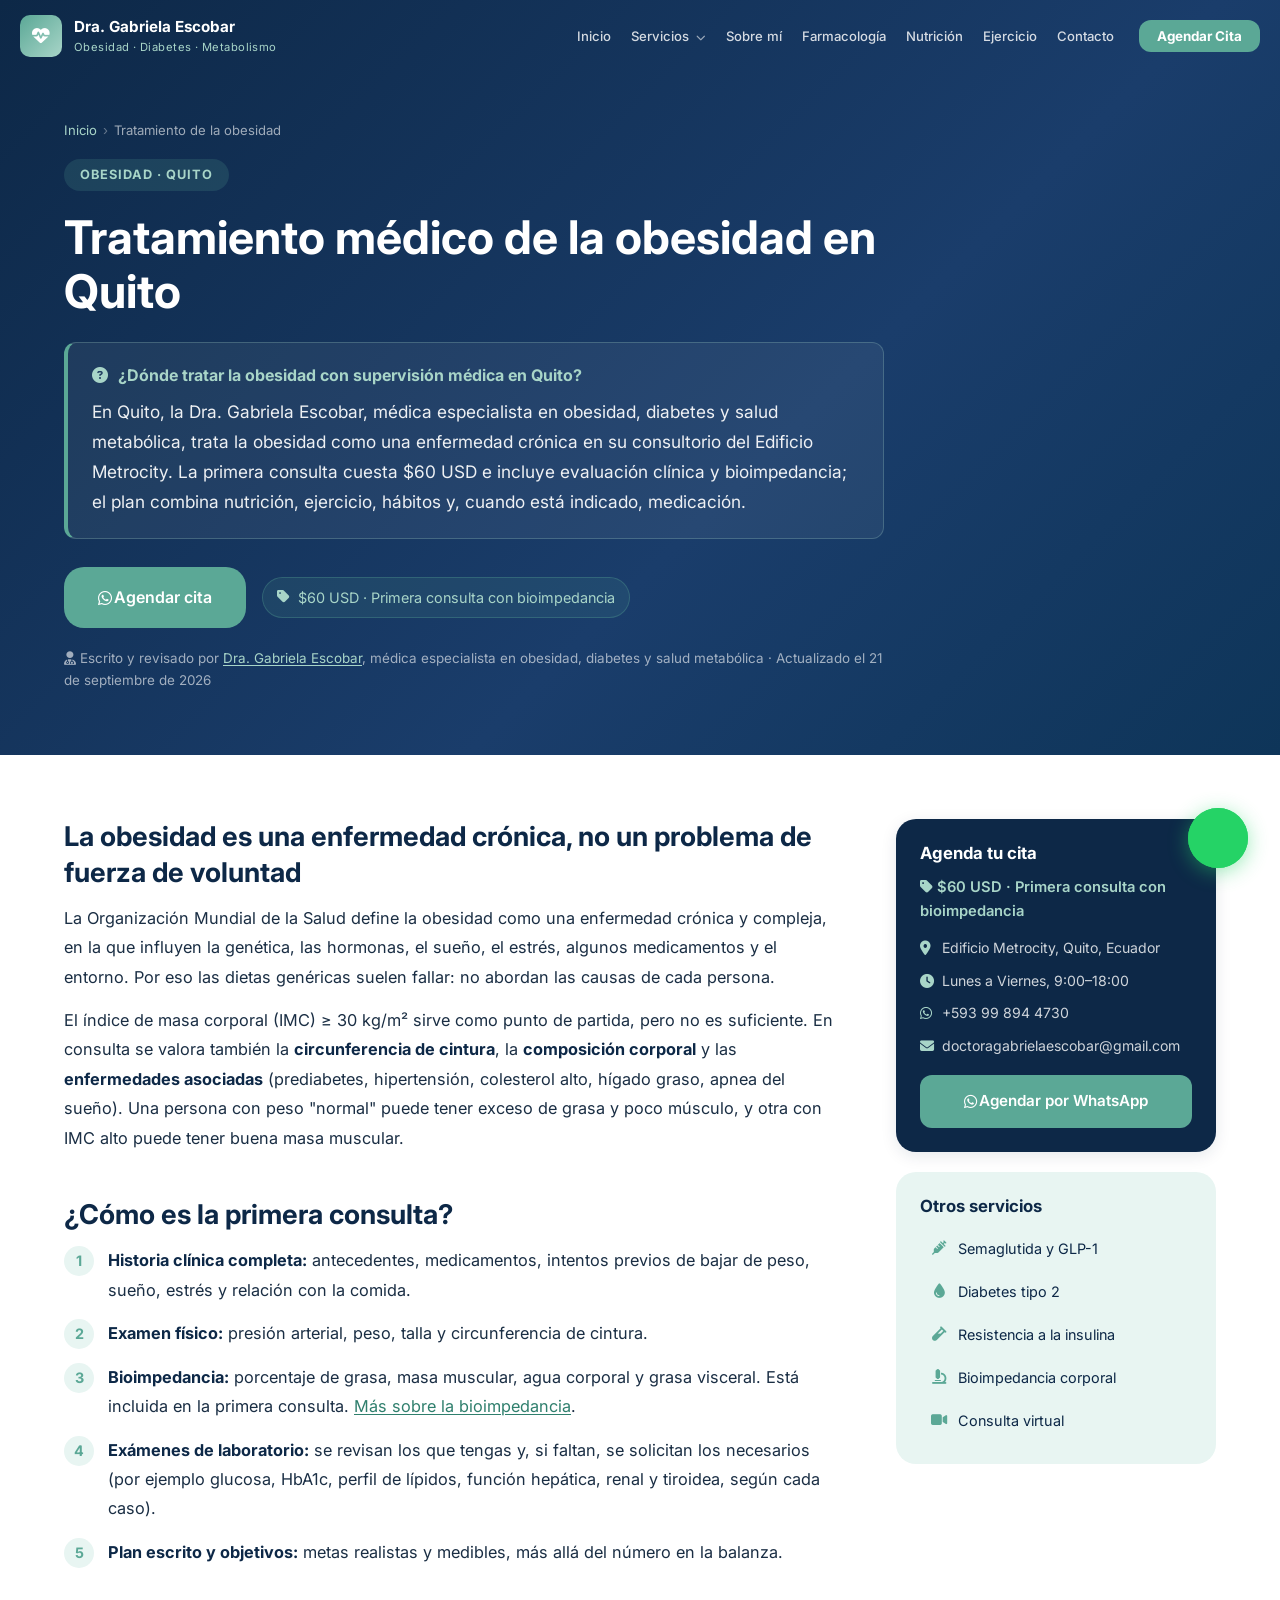
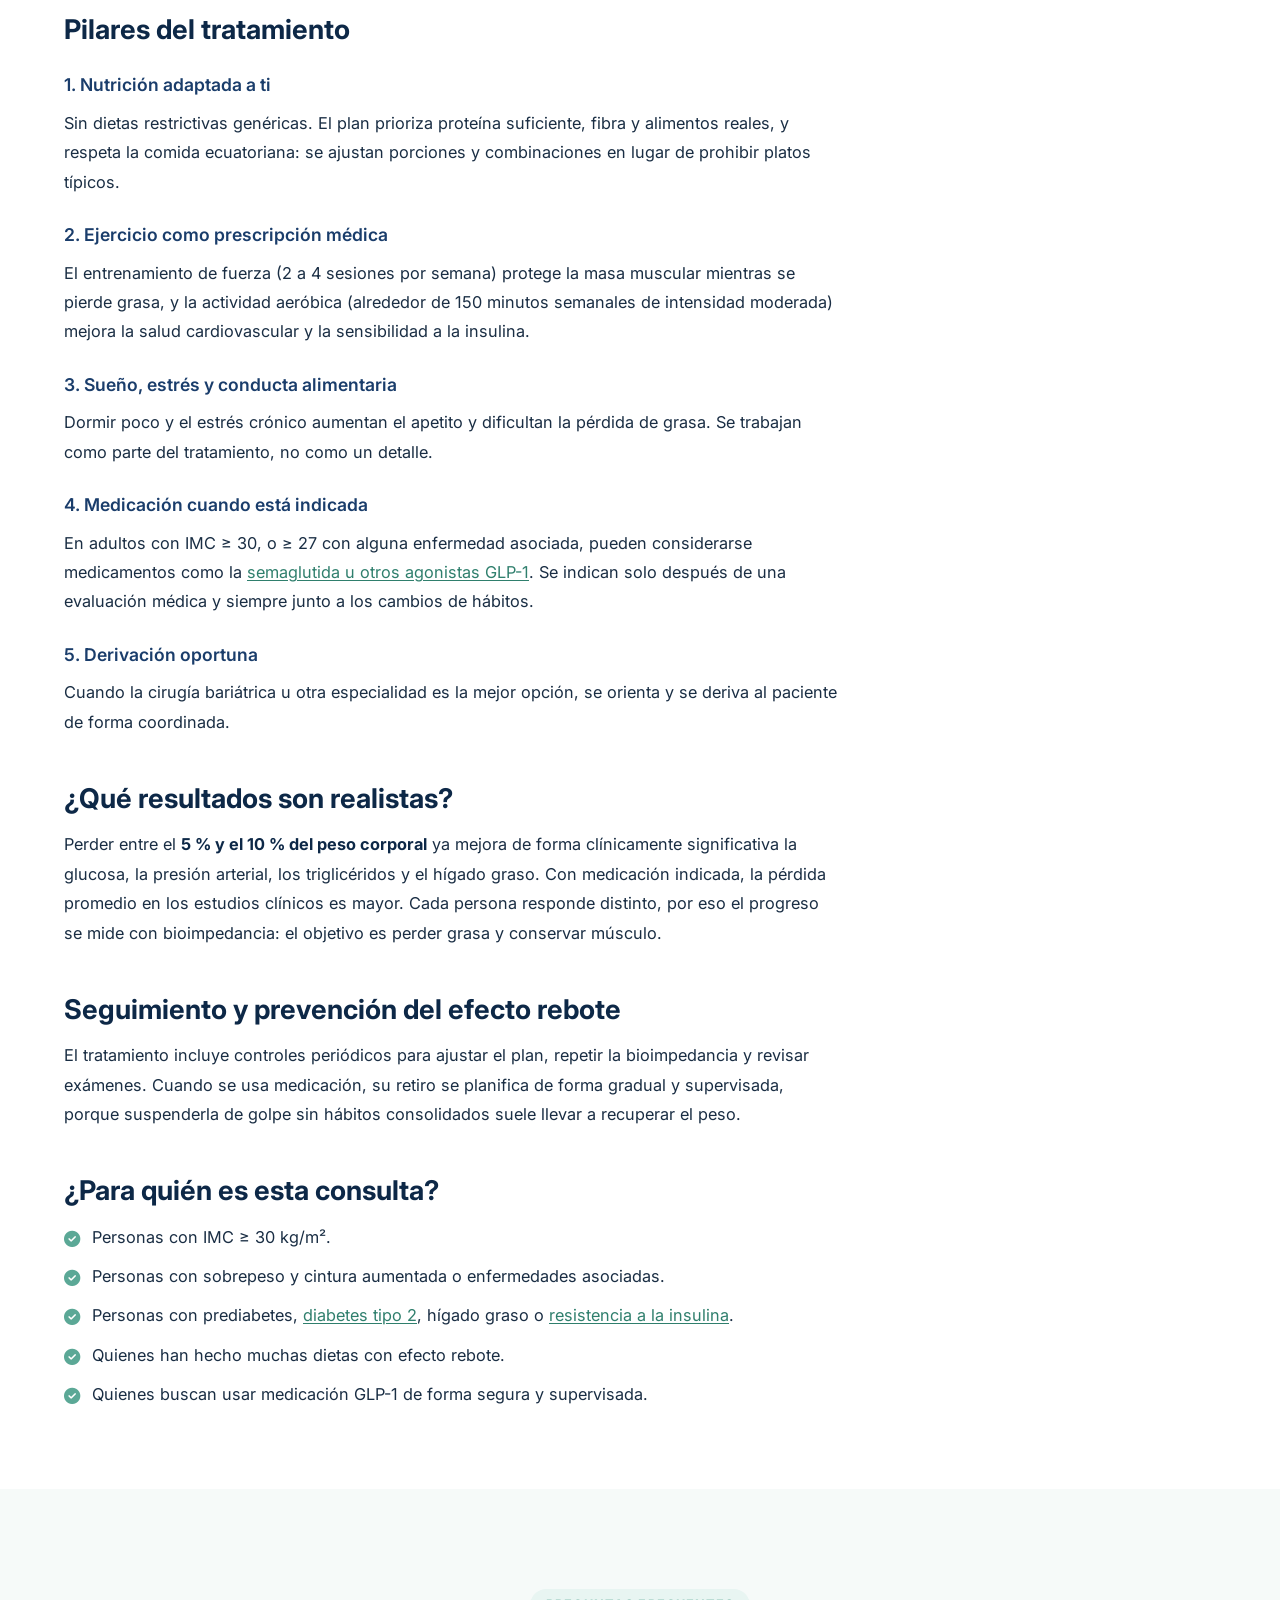
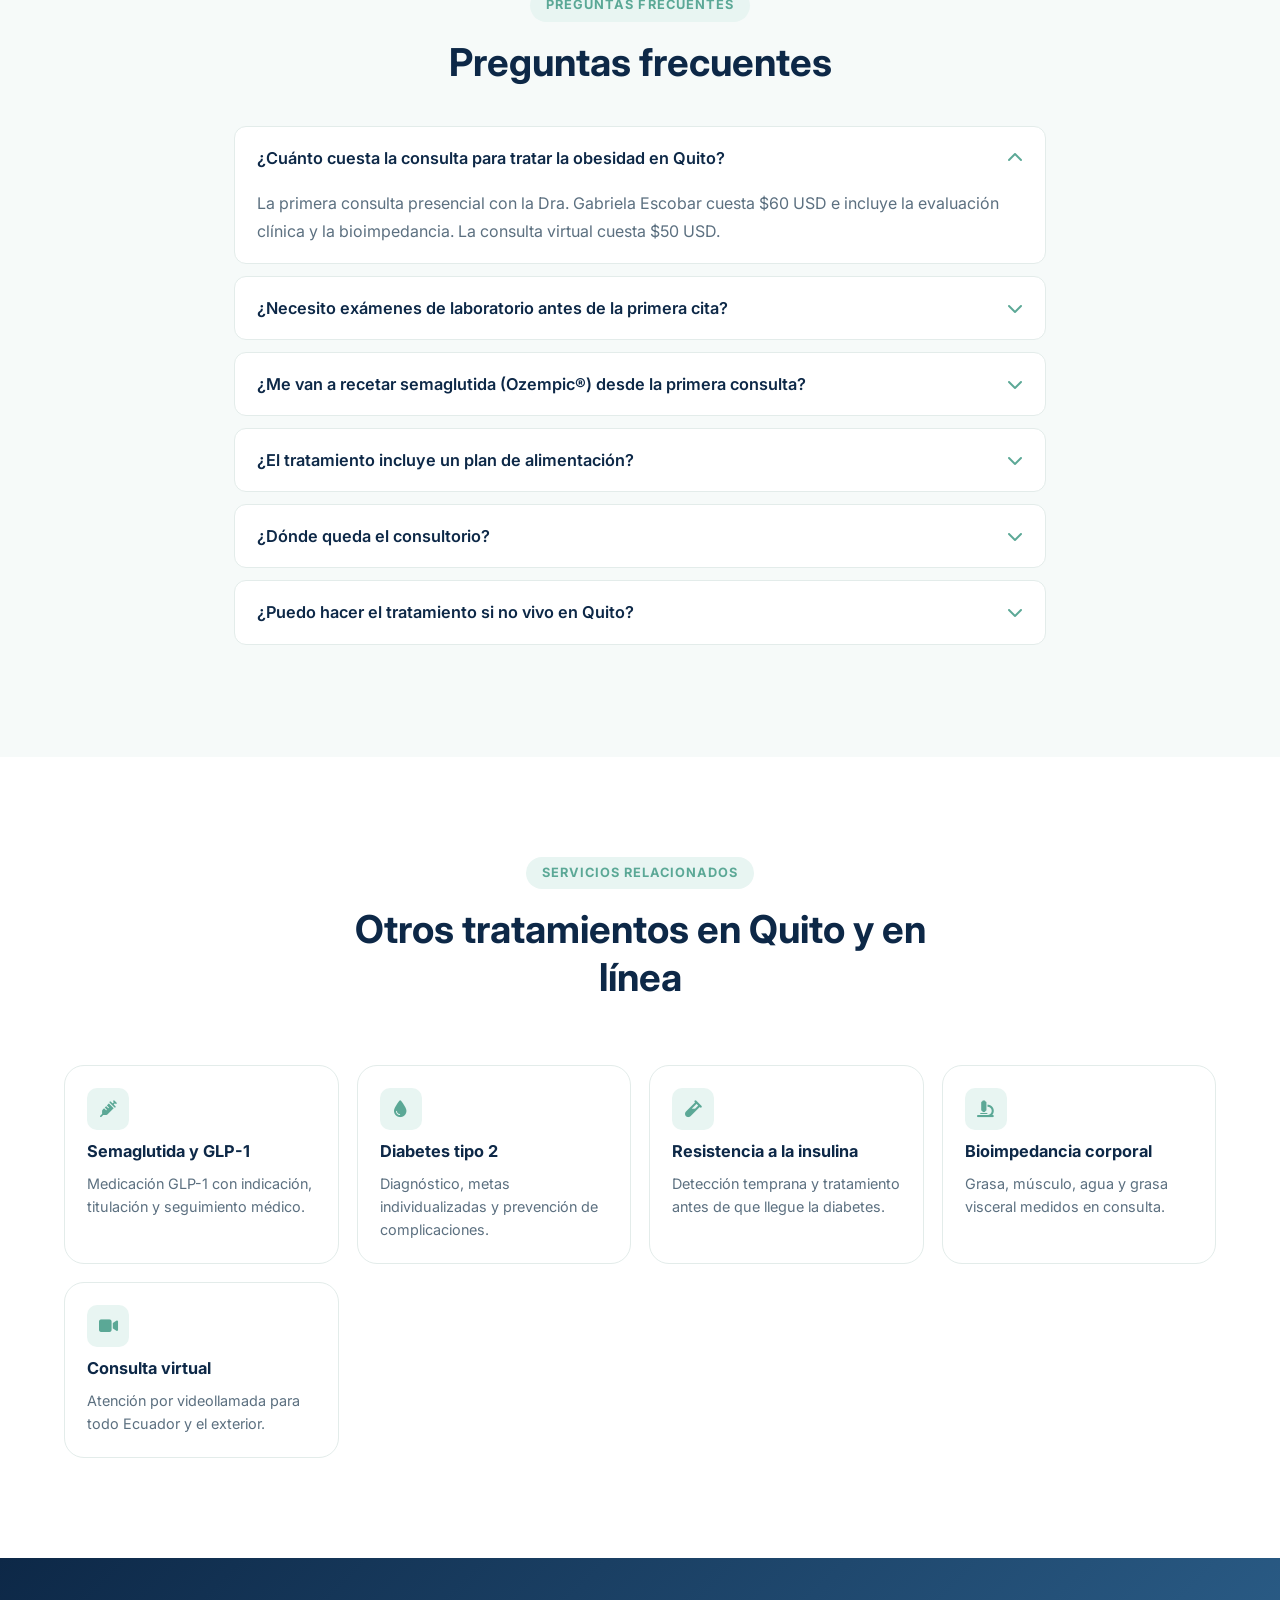
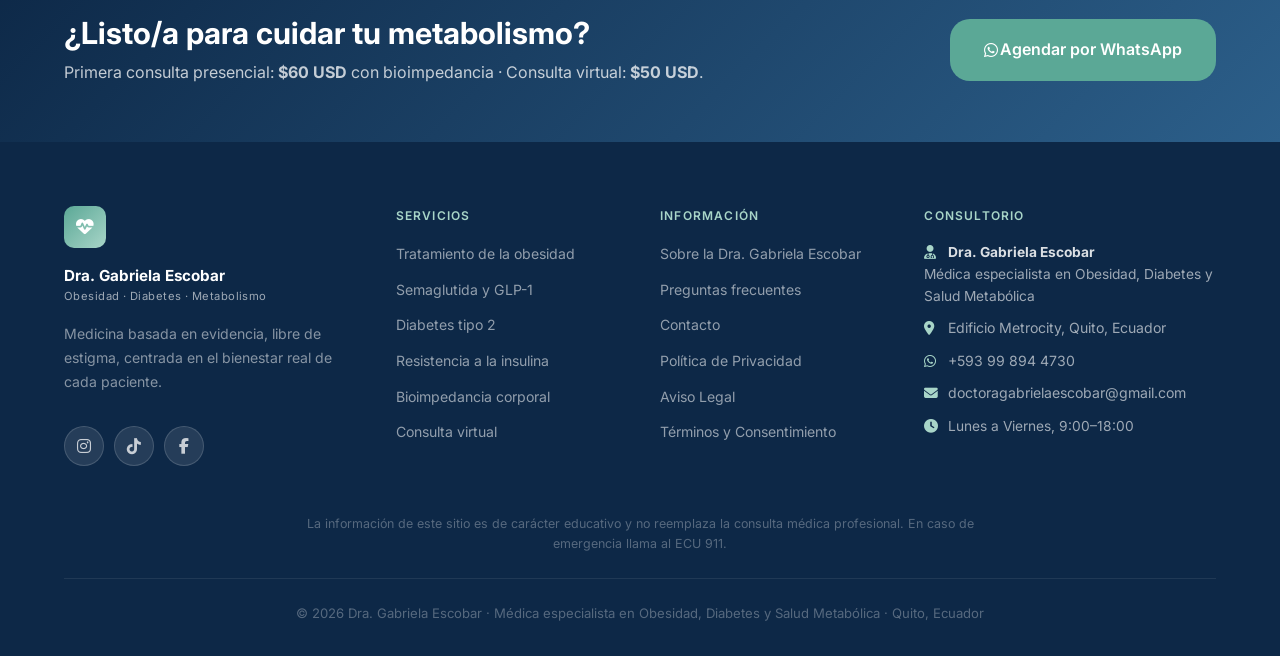
<file: tratamiento-obesidad-quito/index.html>
<!DOCTYPE html>
<html lang="es-EC">
<head>
  <meta charset="UTF-8" />
  <meta name="viewport" content="width=device-width, initial-scale=1.0" />
  <title>Tratamiento médico de la obesidad en Quito | Dra. Gabriela Escobar</title>
  <meta name="description" content="Tratamiento médico de la obesidad en Quito: evaluación metabólica, bioimpedancia, nutrición, ejercicio y fármacos si están indicados. Edificio Metrocity." />
  <link rel="canonical" href="https://dragabrielaescobar.com/tratamiento-obesidad-quito/" />
  <meta name="robots" content="index, follow, max-image-preview:large, max-snippet:-1" />
  <meta name="author" content="Dra. Gabriela Escobar" />
  <meta name="theme-color" content="#0D2847" />
  <meta name="geo.region" content="EC-P" />
  <meta name="geo.placename" content="Quito" />
  <meta name="geo.position" content="-0.1846;-78.5036" />
  <meta name="ICBM" content="-0.1846, -78.5036" />
  <meta property="og:type" content="article" />
  <meta property="og:locale" content="es_EC" />
  <meta property="og:site_name" content="Dra. Gabriela Escobar" />
  <meta property="og:title" content="Tratamiento médico de la obesidad en Quito | Dra. Gabriela Escobar" />
  <meta property="og:description" content="Tratamiento médico de la obesidad en Quito: evaluación metabólica, bioimpedancia, nutrición, ejercicio y fármacos si están indicados. Edificio Metrocity." />
  <meta property="og:url" content="https://dragabrielaescobar.com/tratamiento-obesidad-quito/" />
  <meta property="og:image" content="https://dragabrielaescobar.com/assets/img/dra-gabriela-escobar.jpg" />
  <meta property="og:image:width" content="1024" />
  <meta property="og:image:height" content="1024" />
  <meta property="og:image:alt" content="Dra. Gabriela Escobar, especialista en obesidad y diabetes en Quito" />
  <meta name="twitter:card" content="summary_large_image" />
  <meta name="twitter:title" content="Tratamiento médico de la obesidad en Quito | Dra. Gabriela Escobar" />
  <meta name="twitter:description" content="Tratamiento médico de la obesidad en Quito: evaluación metabólica, bioimpedancia, nutrición, ejercicio y fármacos si están indicados. Edificio Metrocity." />
  <meta name="twitter:image" content="https://dragabrielaescobar.com/assets/img/dra-gabriela-escobar.jpg" />
  <link rel="alternate" type="text/plain" title="llms.txt" href="/llms.txt" />
  <link rel="preconnect" href="https://fonts.googleapis.com" />
  <link rel="preconnect" href="https://fonts.gstatic.com" crossorigin />
  <link href="https://fonts.googleapis.com/css2?family=Inter:wght@300;400;500;600;700&family=Playfair+Display:ital,wght@0,500;1,400&display=swap" rel="stylesheet" />
  <link rel="stylesheet" href="https://cdnjs.cloudflare.com/ajax/libs/font-awesome/6.5.0/css/all.min.css" />
  <!-- TODO (E-E-A-T): completar en el nodo "#dra" del JSON-LD cuando se tengan los datos reales:
       - "identifier": {"@type":"PropertyValue","propertyID":"Registro profesional ACESS","value":"<NÚMERO>"}
       - "alumniOf": [{"@type":"CollegeOrUniversity","name":"<UNIVERSIDAD DEL TÍTULO DE MEDICINA>"}]
       - recognizedBy del máster: {"@type":"CollegeOrUniversity","name":"<UNIVERSIDAD DEL MÁSTER>"}
       - "memberOf": [{"@type":"MedicalOrganization","name":"<SOCIEDAD / ASOCIACIÓN>"}] -->
  <!-- PENDIENTE (reseñas): aggregateRating se deja DESACTIVADO a propósito. Enlace de reseñas: https://g.page/r/CRtSFnWoXdwcEBM/review
       Para activarlo, añadir al nodo "#consultorio" del JSON-LD (solo con datos reales y verificables de Google, nunca inventados):
       "aggregateRating": {"@type": "AggregateRating", "ratingValue": "X.X", "reviewCount": "N", "bestRating": "5"}
       Nota: Google no muestra estrellas para reseñas "propias" de LocalBusiness, pero el dato sigue siendo útil para IA. -->
  <script type="application/ld+json">
{
  "@context": "https://schema.org",
  "@graph": [
    {
      "@type": "WebSite",
      "@id": "https://dragabrielaescobar.com/#website",
      "url": "https://dragabrielaescobar.com/",
      "name": "Dra. Gabriela Escobar",
      "inLanguage": "es-EC",
      "publisher": {
        "@id": "https://dragabrielaescobar.com/#consultorio"
      }
    },
    {
      "@type": [
        "Physician",
        "MedicalClinic"
      ],
      "@id": "https://dragabrielaescobar.com/#consultorio",
      "name": "Dra. Gabriela Escobar",
      "alternateName": "Dra. Gabriela Escobar · Obesidad, Diabetes y Salud Metabólica",
      "description": "Consultorio de la Dra. Gabriela Escobar, médica especialista en obesidad, diabetes y salud metabólica en el Edificio Metrocity de Quito, Ecuador. Consulta presencial con bioimpedancia y consulta virtual para Ecuador y el exterior.",
      "url": "https://dragabrielaescobar.com/",
      "image": "https://dragabrielaescobar.com/assets/img/dra-gabriela-escobar.jpg",
      "logo": "https://dragabrielaescobar.com/assets/img/dra-gabriela-escobar.jpg",
      "telephone": "+593998944730",
      "email": "doctoragabrielaescobar@gmail.com",
      "priceRange": "$50–$60 USD",
      "currenciesAccepted": "USD",
      "isAcceptingNewPatients": true,
      "medicalSpecialty": [
        "https://schema.org/Endocrine",
        "https://schema.org/DietNutrition"
      ],
      "address": {
        "@type": "PostalAddress",
        "streetAddress": "Edificio Metrocity",
        "addressLocality": "Quito",
        "addressRegion": "Pichincha",
        "addressCountry": "EC"
      },
      "geo": {
        "@type": "GeoCoordinates",
        "latitude": -0.1846,
        "longitude": -78.5036
      },
      "hasMap": "https://www.google.com/maps/search/?api=1&query=Edificio+Metrocity+Quito+Ecuador",
      "openingHours": "Mo-Fr 09:00-18:00",
      "openingHoursSpecification": [
        {
          "@type": "OpeningHoursSpecification",
          "dayOfWeek": [
            "Monday",
            "Tuesday",
            "Wednesday",
            "Thursday",
            "Friday"
          ],
          "opens": "09:00",
          "closes": "18:00"
        }
      ],
      "areaServed": [
        {
          "@type": "City",
          "name": "Quito"
        },
        {
          "@type": "Country",
          "name": "Ecuador"
        }
      ],
      "founder": {
        "@id": "https://dragabrielaescobar.com/#dra"
      },
      "employee": {
        "@id": "https://dragabrielaescobar.com/#dra"
      },
      "availableService": [
        {
          "@type": "MedicalTherapy",
          "name": "Tratamiento médico de la obesidad",
          "url": "https://dragabrielaescobar.com/tratamiento-obesidad-quito/"
        },
        {
          "@type": "MedicalTherapy",
          "name": "Tratamiento con semaglutida y agonistas GLP-1 bajo supervisión médica",
          "url": "https://dragabrielaescobar.com/semaglutida-glp1-quito/"
        },
        {
          "@type": "MedicalTherapy",
          "name": "Manejo de diabetes tipo 2 y prediabetes",
          "url": "https://dragabrielaescobar.com/diabetes-tipo-2-quito/"
        },
        {
          "@type": "MedicalTherapy",
          "name": "Diagnóstico y tratamiento de la resistencia a la insulina",
          "url": "https://dragabrielaescobar.com/resistencia-insulina-quito/"
        },
        {
          "@type": "DiagnosticProcedure",
          "name": "Bioimpedancia y análisis de composición corporal",
          "url": "https://dragabrielaescobar.com/bioimpedancia-quito/"
        },
        {
          "@type": "MedicalTherapy",
          "name": "Consulta virtual de obesidad y metabolismo",
          "url": "https://dragabrielaescobar.com/consulta-virtual-obesidad/"
        }
      ],
      "makesOffer": [
        {
          "@type": "Offer",
          "name": "Primera consulta presencial con bioimpedancia",
          "price": "60",
          "priceCurrency": "USD"
        },
        {
          "@type": "Offer",
          "name": "Consulta virtual (telemedicina)",
          "price": "50",
          "priceCurrency": "USD"
        }
      ],
      "sameAs": [
        "https://www.instagram.com/dra.gabriela.escobar/",
        "https://www.tiktok.com/@dra.gabriela.escobar",
        "https://www.facebook.com/profile.php?id=61577849005221"
      ],
      "potentialAction": {
        "@type": "ReviewAction",
        "name": "Dejar una reseña en Google",
        "target": "https://g.page/r/CRtSFnWoXdwcEBM/review"
      }
    },
    {
      "@type": "Person",
      "@id": "https://dragabrielaescobar.com/#dra",
      "name": "Gabriela Escobar",
      "honorificPrefix": "Dra.",
      "jobTitle": "Médica especialista en Obesidad, Diabetes y Salud Metabólica",
      "description": "Médica especialista en obesidad, diabetes y salud metabólica en Quito, Ecuador, con Máster en Obesidad y Enfermedades Metabólicas.",
      "image": "https://dragabrielaescobar.com/assets/img/dra-gabriela-escobar.jpg",
      "url": "https://dragabrielaescobar.com/sobre-mi/",
      "email": "doctoragabrielaescobar@gmail.com",
      "telephone": "+593998944730",
      "worksFor": {
        "@id": "https://dragabrielaescobar.com/#consultorio"
      },
      "hasCredential": {
        "@type": "EducationalOccupationalCredential",
        "credentialCategory": "degree",
        "educationalLevel": "Máster",
        "name": "Máster en Obesidad y Enfermedades Metabólicas"
      },
      "knowsAbout": [
        "Obesidad",
        "Diabetes mellitus tipo 2",
        "Prediabetes",
        "Resistencia a la insulina",
        "Salud metabólica",
        "Agonistas del receptor GLP-1",
        "Semaglutida",
        "Tirzepatida",
        "Bioimpedancia y composición corporal",
        "Nutrición clínica",
        "Ejercicio terapéutico"
      ],
      "knowsLanguage": "es",
      "sameAs": [
        "https://www.instagram.com/dra.gabriela.escobar/",
        "https://www.tiktok.com/@dra.gabriela.escobar",
        "https://www.facebook.com/profile.php?id=61577849005221"
      ]
    },
    {
      "@type": "MedicalWebPage",
      "@id": "https://dragabrielaescobar.com/tratamiento-obesidad-quito/#webpage",
      "url": "https://dragabrielaescobar.com/tratamiento-obesidad-quito/",
      "name": "Tratamiento médico de la obesidad en Quito | Dra. Gabriela Escobar",
      "description": "Tratamiento médico de la obesidad en Quito: evaluación metabólica, bioimpedancia, nutrición, ejercicio y fármacos si están indicados. Edificio Metrocity.",
      "inLanguage": "es-EC",
      "isPartOf": {
        "@id": "https://dragabrielaescobar.com/#website"
      },
      "primaryImageOfPage": {
        "@type": "ImageObject",
        "url": "https://dragabrielaescobar.com/assets/img/dra-gabriela-escobar.jpg"
      },
      "author": {
        "@id": "https://dragabrielaescobar.com/#dra"
      },
      "publisher": {
        "@id": "https://dragabrielaescobar.com/#consultorio"
      },
      "dateModified": "2026-09-21",
      "lastReviewed": "2026-09-21",
      "reviewedBy": {
        "@id": "https://dragabrielaescobar.com/#dra"
      },
      "speakable": {
        "@type": "SpeakableSpecification",
        "cssSelector": [
          ".direct-answer"
        ]
      },
      "about": [
        {
          "@type": "MedicalCondition",
          "name": "Obesidad",
          "alternateName": "Obesity",
          "code": {
            "@type": "MedicalCode",
            "code": "E66",
            "codingSystem": "ICD-10"
          }
        }
      ],
      "breadcrumb": {
        "@id": "https://dragabrielaescobar.com/tratamiento-obesidad-quito/#breadcrumb"
      }
    },
    {
      "@type": "BreadcrumbList",
      "@id": "https://dragabrielaescobar.com/tratamiento-obesidad-quito/#breadcrumb",
      "itemListElement": [
        {
          "@type": "ListItem",
          "position": 1,
          "name": "Inicio",
          "item": "https://dragabrielaescobar.com/"
        },
        {
          "@type": "ListItem",
          "position": 2,
          "name": "Tratamiento de la obesidad",
          "item": "https://dragabrielaescobar.com/tratamiento-obesidad-quito/"
        }
      ]
    },
    {
      "@type": "FAQPage",
      "@id": "https://dragabrielaescobar.com/tratamiento-obesidad-quito/#faq",
      "isPartOf": {
        "@id": "https://dragabrielaescobar.com/tratamiento-obesidad-quito/#webpage"
      },
      "mainEntity": [
        {
          "@type": "Question",
          "name": "¿Cuánto cuesta la consulta para tratar la obesidad en Quito?",
          "acceptedAnswer": {
            "@type": "Answer",
            "text": "La primera consulta presencial con la Dra. Gabriela Escobar cuesta $60 USD e incluye la evaluación clínica y la bioimpedancia. La consulta virtual cuesta $50 USD."
          }
        },
        {
          "@type": "Question",
          "name": "¿Necesito exámenes de laboratorio antes de la primera cita?",
          "acceptedAnswer": {
            "@type": "Answer",
            "text": "No es obligatorio. Si tienes exámenes recientes, llévalos a la consulta; si faltan, la doctora solicitará los necesarios según tu caso."
          }
        },
        {
          "@type": "Question",
          "name": "¿Me van a recetar semaglutida (Ozempic®) desde la primera consulta?",
          "acceptedAnswer": {
            "@type": "Answer",
            "text": "Solo si está indicada. La medicación se considera en adultos con IMC ≥ 30, o ≥ 27 con enfermedades asociadas, después de una evaluación médica completa y siempre junto a cambios en la alimentación, el ejercicio y el sueño."
          }
        },
        {
          "@type": "Question",
          "name": "¿El tratamiento incluye un plan de alimentación?",
          "acceptedAnswer": {
            "@type": "Answer",
            "text": "Sí. El plan nutricional se adapta a tu metabolismo, tus horarios y tu cultura alimentaria, sin dietas restrictivas genéricas."
          }
        },
        {
          "@type": "Question",
          "name": "¿Dónde queda el consultorio?",
          "acceptedAnswer": {
            "@type": "Answer",
            "text": "En el Edificio Metrocity, en el sector del Hospital Metropolitano de Quito, Ecuador. El horario de atención es de lunes a viernes, de 9:00 a 18:00."
          }
        },
        {
          "@type": "Question",
          "name": "¿Puedo hacer el tratamiento si no vivo en Quito?",
          "acceptedAnswer": {
            "@type": "Answer",
            "text": "Sí. La Dra. Gabriela Escobar ofrece consulta virtual para pacientes en todo Ecuador y en el exterior, con un valor de $50 USD."
          }
        }
      ]
    }
  ]
}
  </script>
  <link rel="stylesheet" href="/styles.css" />
  <!-- Meta Pixel -->
  <script>
  !function(f,b,e,v,n,t,s)
  {if(f.fbq)return;n=f.fbq=function(){n.callMethod?
  n.callMethod.apply(n,arguments):n.queue.push(arguments)};
  if(!f._fbq)f._fbq=n;n.push=n;n.loaded=!0;n.version='2.0';
  n.queue=[];t=b.createElement(e);t.async=!0;
  t.src=v;s=b.getElementsByTagName(e)[0];
  s.parentNode.insertBefore(t,s)}(window, document,'script',
  'https://connect.facebook.net/en_US/fbevents.js');
  fbq('init', '27390624731202');
  fbq('track', 'PageView');
  </script>
  <noscript>
    <img height="1" width="1" style="display:none" alt=""
    src="https://www.facebook.com/tr?id=27390624731202&ev=PageView&noscript=1"/>
  </noscript>
  <!-- Fin Meta Pixel -->
</head>
<body class="subpage">

<a class="skip-link" href="#contenido">Saltar al contenido</a>

<nav id="navbar" aria-label="Navegación principal">
  <div class="nav-container">
    <a href="/" class="nav-logo" aria-label="Dra. Gabriela Escobar – Inicio">
      <span class="logo-icon"><i class="fas fa-heartbeat" aria-hidden="true"></i></span>
      <div>
        <span class="logo-name">Dra. Gabriela Escobar</span>
        <span class="logo-sub">Obesidad · Diabetes · Metabolismo</span>
      </div>
    </a>
    <ul class="nav-links" id="navLinks">
      <li><a href="/#inicio" class="nav-link">Inicio</a></li>
      <li class="nav-dropdown">
        <a href="/#servicios" class="nav-link nav-dropdown-toggle" aria-haspopup="true">Servicios <i class="fas fa-chevron-down" aria-hidden="true"></i></a>
        <ul class="nav-submenu" aria-label="Servicios">
          <li><a href="/tratamiento-obesidad-quito/"><i class="fas fa-weight-scale" aria-hidden="true"></i> Tratamiento de la obesidad</a></li>
          <li><a href="/semaglutida-glp1-quito/"><i class="fas fa-syringe" aria-hidden="true"></i> Semaglutida y GLP-1</a></li>
          <li><a href="/diabetes-tipo-2-quito/"><i class="fas fa-droplet" aria-hidden="true"></i> Diabetes tipo 2</a></li>
          <li><a href="/resistencia-insulina-quito/"><i class="fas fa-vial" aria-hidden="true"></i> Resistencia a la insulina</a></li>
          <li><a href="/bioimpedancia-quito/"><i class="fas fa-microscope" aria-hidden="true"></i> Bioimpedancia corporal</a></li>
          <li><a href="/consulta-virtual-obesidad/"><i class="fas fa-video" aria-hidden="true"></i> Consulta virtual</a></li>
        </ul>
      </li>
      <li><a href="/sobre-mi/" class="nav-link">Sobre mí</a></li>
      <li><a href="/#farmacologia" class="nav-link">Farmacología</a></li>
      <li><a href="/#nutricion" class="nav-link">Nutrición</a></li>
      <li><a href="/#ejercicio" class="nav-link">Ejercicio</a></li>
      <li><a href="/#contacto" class="nav-link">Contacto</a></li>
      <li><a href="/#resultados" class="nav-pill-mint">Resultados</a></li>
      <li><a href="/#calculadora" class="nav-pill-mint">Calculadora</a></li>
      <li><a href="/#bioprecise" class="nav-pill-mint">Bio-Precise™</a></li>
      <li><a href="/#opiniones" class="nav-pill-mint">Opiniones</a></li>
      <li><a href="https://wa.me/593998944730?text=Hola,%20Dra.%20Escobar.%20Me%20gustar%C3%ADa%20agendar%20una%20cita%20m%C3%A9dica." class="nav-cta-btn" target="_blank" rel="noopener">Agendar Cita</a></li>
    </ul>
    <button class="hamburger" id="hamburger" aria-label="Abrir menú" aria-controls="navLinks" aria-expanded="false">
      <span></span><span></span><span></span>
    </button>
  </div>
</nav>

<main id="contenido">
<header class="page-hero">
  <div class="container page-hero-inner">
    <div class="page-hero-text">
      <nav class="breadcrumb" aria-label="Ruta de navegación">
        <ol>
          <li><a href="/">Inicio</a></li>
          <li aria-current="page">Tratamiento de la obesidad</li>
        </ol>
      </nav>
      <span class="section-tag">Obesidad · Quito</span>
      <h1>Tratamiento médico de la obesidad en Quito</h1>
      <div class="direct-answer-box">
        <p class="direct-answer-q"><i class="fas fa-circle-question" aria-hidden="true"></i> ¿Dónde tratar la obesidad con supervisión médica en Quito?</p>
        <p class="direct-answer">En Quito, la Dra. Gabriela Escobar, médica especialista en obesidad, diabetes y salud metabólica, trata la obesidad como una enfermedad crónica en su consultorio del Edificio Metrocity. La primera consulta cuesta $60 USD e incluye evaluación clínica y bioimpedancia; el plan combina nutrición, ejercicio, hábitos y, cuando está indicado, medicación.</p>
      </div>
      <div class="page-hero-actions">
        <a href="https://wa.me/593998944730?text=Hola,%20Dra.%20Escobar.%20Me%20gustar%C3%ADa%20agendar%20una%20cita%20m%C3%A9dica." class="btn btn-primary btn-lg" target="_blank" rel="noopener"><i class="fab fa-whatsapp" aria-hidden="true"></i> Agendar cita</a>
        <span class="page-price"><i class="fas fa-tag" aria-hidden="true"></i> $60 USD · Primera consulta con bioimpedancia</span>
      </div>
      <p class="page-meta"><i class="fas fa-user-doctor" aria-hidden="true"></i> Escrito y revisado por <a href="/sobre-mi/">Dra. Gabriela Escobar</a>, médica especialista en obesidad, diabetes y salud metabólica · Actualizado el 21 de septiembre de 2026</p>
    </div>

  </div>
</header>

<div class="container page-layout">
  <article class="prose">

<section>
  <h2>La obesidad es una enfermedad crónica, no un problema de fuerza de voluntad</h2>
  <p>La Organización Mundial de la Salud define la obesidad como una enfermedad crónica y compleja, en la que influyen la genética, las hormonas, el sueño, el estrés, algunos medicamentos y el entorno. Por eso las dietas genéricas suelen fallar: no abordan las causas de cada persona.</p>
  <p>El índice de masa corporal (IMC) ≥ 30 kg/m² sirve como punto de partida, pero no es suficiente. En consulta se valora también la <strong>circunferencia de cintura</strong>, la <strong>composición corporal</strong> y las <strong>enfermedades asociadas</strong> (prediabetes, hipertensión, colesterol alto, hígado graso, apnea del sueño). Una persona con peso "normal" puede tener exceso de grasa y poco músculo, y otra con IMC alto puede tener buena masa muscular.</p>
</section>

<section>
  <h2>¿Cómo es la primera consulta?</h2>
  <ol class="steps">
    <li><strong>Historia clínica completa:</strong> antecedentes, medicamentos, intentos previos de bajar de peso, sueño, estrés y relación con la comida.</li>
    <li><strong>Examen físico:</strong> presión arterial, peso, talla y circunferencia de cintura.</li>
    <li><strong>Bioimpedancia:</strong> porcentaje de grasa, masa muscular, agua corporal y grasa visceral. Está incluida en la primera consulta. <a href="/bioimpedancia-quito/">Más sobre la bioimpedancia</a>.</li>
    <li><strong>Exámenes de laboratorio:</strong> se revisan los que tengas y, si faltan, se solicitan los necesarios (por ejemplo glucosa, HbA1c, perfil de lípidos, función hepática, renal y tiroidea, según cada caso).</li>
    <li><strong>Plan escrito y objetivos:</strong> metas realistas y medibles, más allá del número en la balanza.</li>
  </ol>
</section>

<section>
  <h2>Pilares del tratamiento</h2>
  <h3>1. Nutrición adaptada a ti</h3>
  <p>Sin dietas restrictivas genéricas. El plan prioriza proteína suficiente, fibra y alimentos reales, y respeta la comida ecuatoriana: se ajustan porciones y combinaciones en lugar de prohibir platos típicos.</p>
  <h3>2. Ejercicio como prescripción médica</h3>
  <p>El entrenamiento de fuerza (2 a 4 sesiones por semana) protege la masa muscular mientras se pierde grasa, y la actividad aeróbica (alrededor de 150 minutos semanales de intensidad moderada) mejora la salud cardiovascular y la sensibilidad a la insulina.</p>
  <h3>3. Sueño, estrés y conducta alimentaria</h3>
  <p>Dormir poco y el estrés crónico aumentan el apetito y dificultan la pérdida de grasa. Se trabajan como parte del tratamiento, no como un detalle.</p>
  <h3>4. Medicación cuando está indicada</h3>
  <p>En adultos con IMC ≥ 30, o ≥ 27 con alguna enfermedad asociada, pueden considerarse medicamentos como la <a href="/semaglutida-glp1-quito/">semaglutida u otros agonistas GLP-1</a>. Se indican solo después de una evaluación médica y siempre junto a los cambios de hábitos.</p>
  <h3>5. Derivación oportuna</h3>
  <p>Cuando la cirugía bariátrica u otra especialidad es la mejor opción, se orienta y se deriva al paciente de forma coordinada.</p>
</section>

<section>
  <h2>¿Qué resultados son realistas?</h2>
  <p>Perder entre el <strong>5 % y el 10 % del peso corporal</strong> ya mejora de forma clínicamente significativa la glucosa, la presión arterial, los triglicéridos y el hígado graso. Con medicación indicada, la pérdida promedio en los estudios clínicos es mayor. Cada persona responde distinto, por eso el progreso se mide con bioimpedancia: el objetivo es perder grasa y conservar músculo.</p>
</section>

<section>
  <h2>Seguimiento y prevención del efecto rebote</h2>
  <p>El tratamiento incluye controles periódicos para ajustar el plan, repetir la bioimpedancia y revisar exámenes. Cuando se usa medicación, su retiro se planifica de forma gradual y supervisada, porque suspenderla de golpe sin hábitos consolidados suele llevar a recuperar el peso.</p>
</section>

<section>
  <h2>¿Para quién es esta consulta?</h2>
  <ul class="check-list">
    <li>Personas con IMC ≥ 30 kg/m².</li>
    <li>Personas con sobrepeso y cintura aumentada o enfermedades asociadas.</li>
    <li>Personas con prediabetes, <a href="/diabetes-tipo-2-quito/">diabetes tipo 2</a>, hígado graso o <a href="/resistencia-insulina-quito/">resistencia a la insulina</a>.</li>
    <li>Quienes han hecho muchas dietas con efecto rebote.</li>
    <li>Quienes buscan usar medicación GLP-1 de forma segura y supervisada.</li>
  </ul>
</section>

  </article>
  <aside class="page-aside" aria-label="Agenda y otros servicios">
    <div class="aside-card">
      <h2 class="aside-title">Agenda tu cita</h2>
      <p class="aside-price"><i class="fas fa-tag" aria-hidden="true"></i> $60 USD · Primera consulta con bioimpedancia</p>
      <ul class="aside-nap">
        <li><i class="fas fa-map-marker-alt" aria-hidden="true"></i> <a href="https://www.google.com/maps/search/?api=1&query=Edificio+Metrocity+Quito+Ecuador" target="_blank" rel="noopener">Edificio Metrocity, Quito, Ecuador</a></li>
        <li><i class="fas fa-clock" aria-hidden="true"></i> Lunes a Viernes, 9:00–18:00</li>
        <li><i class="fab fa-whatsapp" aria-hidden="true"></i> <a href="https://wa.me/593998944730" target="_blank" rel="noopener">+593 99 894 4730</a></li>
        <li><i class="fas fa-envelope" aria-hidden="true"></i> <a href="mailto:doctoragabrielaescobar@gmail.com">doctoragabrielaescobar@gmail.com</a></li>
      </ul>
      <a href="https://wa.me/593998944730?text=Hola,%20Dra.%20Escobar.%20Me%20gustar%C3%ADa%20agendar%20una%20cita%20m%C3%A9dica." class="btn btn-primary btn-full" target="_blank" rel="noopener"><i class="fab fa-whatsapp" aria-hidden="true"></i> Agendar por WhatsApp</a>
    </div>
    <div class="aside-card aside-card-light">
      <h2 class="aside-title">Otros servicios</h2>
      <ul class="aside-links">
        <li><a href="/semaglutida-glp1-quito/"><i class="fas fa-syringe" aria-hidden="true"></i> Semaglutida y GLP-1</a></li>
        <li><a href="/diabetes-tipo-2-quito/"><i class="fas fa-droplet" aria-hidden="true"></i> Diabetes tipo 2</a></li>
        <li><a href="/resistencia-insulina-quito/"><i class="fas fa-vial" aria-hidden="true"></i> Resistencia a la insulina</a></li>
        <li><a href="/bioimpedancia-quito/"><i class="fas fa-microscope" aria-hidden="true"></i> Bioimpedancia corporal</a></li>
        <li><a href="/consulta-virtual-obesidad/"><i class="fas fa-video" aria-hidden="true"></i> Consulta virtual</a></li>
      </ul>
    </div>
  </aside>
</div>

<section class="section faq-section" id="preguntas-frecuentes" aria-labelledby="faq-title">
  <div class="container faq-container">
    <div class="section-header">
      <span class="section-tag">Preguntas frecuentes</span>
      <h2 id="faq-title">Preguntas frecuentes</h2>
    </div>
    <details class="faq-item" open>
      <summary><h3>¿Cuánto cuesta la consulta para tratar la obesidad en Quito?</h3><i class="fas fa-chevron-down" aria-hidden="true"></i></summary>
      <div class="faq-answer"><p>La primera consulta presencial con la Dra. Gabriela Escobar cuesta $60 USD e incluye la evaluación clínica y la bioimpedancia. La consulta virtual cuesta $50 USD.</p></div>
    </details>
    <details class="faq-item">
      <summary><h3>¿Necesito exámenes de laboratorio antes de la primera cita?</h3><i class="fas fa-chevron-down" aria-hidden="true"></i></summary>
      <div class="faq-answer"><p>No es obligatorio. Si tienes exámenes recientes, llévalos a la consulta; si faltan, la doctora solicitará los necesarios según tu caso.</p></div>
    </details>
    <details class="faq-item">
      <summary><h3>¿Me van a recetar semaglutida (Ozempic®) desde la primera consulta?</h3><i class="fas fa-chevron-down" aria-hidden="true"></i></summary>
      <div class="faq-answer"><p>Solo si está indicada. La medicación se considera en adultos con IMC ≥ 30, o ≥ 27 con enfermedades asociadas, después de una evaluación médica completa y siempre junto a cambios en la alimentación, el ejercicio y el sueño.</p></div>
    </details>
    <details class="faq-item">
      <summary><h3>¿El tratamiento incluye un plan de alimentación?</h3><i class="fas fa-chevron-down" aria-hidden="true"></i></summary>
      <div class="faq-answer"><p>Sí. El plan nutricional se adapta a tu metabolismo, tus horarios y tu cultura alimentaria, sin dietas restrictivas genéricas.</p></div>
    </details>
    <details class="faq-item">
      <summary><h3>¿Dónde queda el consultorio?</h3><i class="fas fa-chevron-down" aria-hidden="true"></i></summary>
      <div class="faq-answer"><p>En el Edificio Metrocity, en el sector del Hospital Metropolitano de Quito, Ecuador. El horario de atención es de lunes a viernes, de 9:00 a 18:00.</p></div>
    </details>
    <details class="faq-item">
      <summary><h3>¿Puedo hacer el tratamiento si no vivo en Quito?</h3><i class="fas fa-chevron-down" aria-hidden="true"></i></summary>
      <div class="faq-answer"><p>Sí. La Dra. Gabriela Escobar ofrece consulta virtual para pacientes en todo Ecuador y en el exterior, con un valor de $50 USD.</p></div>
    </details>
  </div>
</section>
<section class="section related-section" aria-labelledby="related-title">
  <div class="container">
    <div class="section-header">
      <span class="section-tag">Servicios relacionados</span>
      <h2 id="related-title">Otros tratamientos en Quito y en línea</h2>
    </div>
    <div class="related-grid">
      <a class="related-card" href="/semaglutida-glp1-quito/">
        <span class="related-icon"><i class="fas fa-syringe" aria-hidden="true"></i></span>
        <strong>Semaglutida y GLP-1</strong>
        <span>Medicación GLP-1 con indicación, titulación y seguimiento médico.</span>
      </a>
      <a class="related-card" href="/diabetes-tipo-2-quito/">
        <span class="related-icon"><i class="fas fa-droplet" aria-hidden="true"></i></span>
        <strong>Diabetes tipo 2</strong>
        <span>Diagnóstico, metas individualizadas y prevención de complicaciones.</span>
      </a>
      <a class="related-card" href="/resistencia-insulina-quito/">
        <span class="related-icon"><i class="fas fa-vial" aria-hidden="true"></i></span>
        <strong>Resistencia a la insulina</strong>
        <span>Detección temprana y tratamiento antes de que llegue la diabetes.</span>
      </a>
      <a class="related-card" href="/bioimpedancia-quito/">
        <span class="related-icon"><i class="fas fa-microscope" aria-hidden="true"></i></span>
        <strong>Bioimpedancia corporal</strong>
        <span>Grasa, músculo, agua y grasa visceral medidos en consulta.</span>
      </a>
      <a class="related-card" href="/consulta-virtual-obesidad/">
        <span class="related-icon"><i class="fas fa-video" aria-hidden="true"></i></span>
        <strong>Consulta virtual</strong>
        <span>Atención por videollamada para todo Ecuador y el exterior.</span>
      </a>
    </div>
  </div>
</section>
<section class="cta-band" aria-label="Agendar cita">
  <div class="container cta-band-inner">
    <div>
      <h2>¿Listo/a para cuidar tu metabolismo?</h2>
      <p>Primera consulta presencial: <strong>$60 USD</strong> con bioimpedancia · Consulta virtual: <strong>$50 USD</strong>.</p>
    </div>
    <a href="https://wa.me/593998944730?text=Hola,%20Dra.%20Escobar.%20Me%20gustar%C3%ADa%20agendar%20una%20cita%20m%C3%A9dica." class="btn btn-primary btn-lg" target="_blank" rel="noopener"><i class="fab fa-whatsapp" aria-hidden="true"></i> Agendar por WhatsApp</a>
  </div>
</section>
</main>

<footer class="footer">
  <div class="container">
    <div class="footer-grid footer-grid-4">
      <div class="footer-brand">
        <span class="logo-icon"><i class="fas fa-heartbeat" aria-hidden="true"></i></span>
        <div>
          <span class="logo-name">Dra. Gabriela Escobar</span>
          <span class="logo-sub" style="color:rgba(255,255,255,0.6)">Obesidad · Diabetes · Metabolismo</span>
        </div>
        <p>Medicina basada en evidencia, libre de estigma, centrada en el bienestar real de cada paciente.</p>
        <div class="footer-social">
          <a href="https://www.instagram.com/dra.gabriela.escobar?igsh=MXA1c2c0eDRmMWlibA%3D%3D&utm_source=qr" class="footer-social-icon footer-social-instagram" target="_blank" rel="noopener" aria-label="Instagram">
            <i class="fab fa-instagram" aria-hidden="true"></i>
          </a>
          <a href="https://www.tiktok.com/@dra.gabriela.escobar?_r=1&_t=ZS-95odnQcLvvU" class="footer-social-icon footer-social-tiktok" target="_blank" rel="noopener" aria-label="TikTok">
            <i class="fab fa-tiktok" aria-hidden="true"></i>
          </a>
          <a href="https://www.facebook.com/profile.php?id=61577849005221" class="footer-social-icon footer-social-facebook" target="_blank" rel="noopener" aria-label="Facebook">
            <i class="fab fa-facebook-f" aria-hidden="true"></i>
          </a>
        </div>
      </div>
      <div class="footer-links">
        <h4>Servicios</h4>
        <ul>
          <li><a href="/tratamiento-obesidad-quito/">Tratamiento de la obesidad</a></li>
          <li><a href="/semaglutida-glp1-quito/">Semaglutida y GLP-1</a></li>
          <li><a href="/diabetes-tipo-2-quito/">Diabetes tipo 2</a></li>
          <li><a href="/resistencia-insulina-quito/">Resistencia a la insulina</a></li>
          <li><a href="/bioimpedancia-quito/">Bioimpedancia corporal</a></li>
          <li><a href="/consulta-virtual-obesidad/">Consulta virtual</a></li>
        </ul>
      </div>
      <div class="footer-legal">
        <h4>Información</h4>
        <ul>
          <li><a href="/sobre-mi/">Sobre la Dra. Gabriela Escobar</a></li>
          <li><a href="/#preguntas-frecuentes">Preguntas frecuentes</a></li>
          <li><a href="/#contacto">Contacto</a></li>
          <li><a href="/politica-de-privacidad/">Política de Privacidad</a></li>
          <li><a href="/aviso-legal/">Aviso Legal</a></li>
          <li><a href="/terminos-y-consentimiento/">Términos y Consentimiento</a></li>
        </ul>
      </div>
      <div class="footer-links footer-nap">
        <h4>Consultorio</h4>
        <address>
          <p><i class="fas fa-user-doctor" aria-hidden="true"></i> <strong>Dra. Gabriela Escobar</strong><br/>Médica especialista en Obesidad, Diabetes y Salud Metabólica</p>
          <p><i class="fas fa-map-marker-alt" aria-hidden="true"></i> <a href="https://www.google.com/maps/search/?api=1&query=Edificio+Metrocity+Quito+Ecuador" target="_blank" rel="noopener">Edificio Metrocity, Quito, Ecuador</a></p>
          <p><i class="fab fa-whatsapp" aria-hidden="true"></i> <a href="https://wa.me/593998944730" target="_blank" rel="noopener">+593 99 894 4730</a></p>
          <p><i class="fas fa-envelope" aria-hidden="true"></i> <a href="mailto:doctoragabrielaescobar@gmail.com">doctoragabrielaescobar@gmail.com</a></p>
          <p><i class="fas fa-clock" aria-hidden="true"></i> Lunes a Viernes, 9:00–18:00</p>
        </address>
      </div>
    </div>
    <p class="disclaimer footer-disclaimer">La información de este sitio es de carácter educativo y no reemplaza la consulta médica profesional. En caso de emergencia llama al ECU 911.</p>
    <div class="footer-bottom">
      <p>© 2026 Dra. Gabriela Escobar · Médica especialista en Obesidad, Diabetes y Salud Metabólica · Quito, Ecuador</p>
    </div>
  </div>
</footer>

<!-- ═══════════════ WHATSAPP FLOAT ═══════════════ -->
<a href="https://wa.me/593998944730?text=Hola%20Dra.%20Gabriela,%20me%20interesa%20agendar%20una%20cita." class="whatsapp-float" target="_blank" rel="noopener" aria-label="Contactar por WhatsApp">
  <div class="whatsapp-pulse"></div>
  <i class="fab fa-whatsapp" aria-hidden="true"></i>
  <span class="whatsapp-tooltip">¡Escríbeme!</span>
</a>

<script src="/site.js" defer></script>
</body>
</html>
</file>
<file: styles.css>
/* ═══════════════════════════════════════════════
   DRA. GABRIELA ESCOBAR · Landing Page
   Minimalista · HealthTech · Responsive
═══════════════════════════════════════════════ */

/* ── Variables ──────────────────────────────── */
:root {
  --navy:        #0D2847;
  --navy-mid:    #1A3D6B;
  --navy-light:  #2C5F8A;
  --mint:        #5BA896;
  --mint-light:  #A8D5C8;
  --mint-pale:   #E8F5F2;
  --white:       #FFFFFF;
  --gray-50:     #F8FAFC;
  --gray-100:    #F0F4F8;
  --gray-200:    #DDE4EE;
  --gray-400:    #9AAABF;
  --gray-600:    #576881;
  --gray-800:    #2D3E52;
  --text:        #1A2E44;
  --text-light:  #5C7080;

  --prot-color:  #5BA896;
  --carb-color:  #4A90D9;
  --fat-color:   #E67E22;

  --shadow-sm:   0 1px 4px rgba(13,40,71,.07);
  --shadow-md:   0 4px 16px rgba(13,40,71,.10);
  --shadow-lg:   0 8px 32px rgba(13,40,71,.14);
  --shadow-xl:   0 16px 48px rgba(13,40,71,.18);

  --radius-sm:   8px;
  --radius-md:   12px;
  --radius-lg:   20px;
  --radius-xl:   28px;

  --font-sans:   'Inter', system-ui, -apple-system, sans-serif;
  --font-serif:  'Playfair Display', Georgia, serif;

  --nav-h:       72px;
  --transition:  .3s cubic-bezier(.4,0,.2,1);
}

/* ════════════════════════════════════════════
   BARRA DE ESCASEZ
════════════════════════════════════════════ */
.scarcity-bar {
  background: linear-gradient(90deg, #B45309, #D97706, #B45309);
  background-size: 200% 100%;
  animation: scarcity-shimmer 3s ease infinite;
  color: white;
  padding: 10px 16px;
  text-align: center;
  position: relative;
  z-index: 1100;
}
@keyframes scarcity-shimmer {
  0%   { background-position: 0% 50%; }
  50%  { background-position: 100% 50%; }
  100% { background-position: 0% 50%; }
}
.scarcity-bar-inner {
  display: flex;
  align-items: center;
  justify-content: center;
  gap: 14px;
  max-width: 1200px;
  margin: 0 auto;
  flex-wrap: wrap;
}
.scarcity-icon { font-size: 1.1rem; flex-shrink: 0; }
.scarcity-text {
  font-size: .88rem;
  line-height: 1.4;
}
.scarcity-cta-btn {
  display: inline-flex;
  align-items: center;
  gap: 6px;
  background: white;
  color: #92400E;
  font-weight: 700;
  font-size: .82rem;
  padding: 6px 14px;
  border-radius: 50px;
  white-space: nowrap;
  transition: var(--transition);
  text-decoration: none;
  flex-shrink: 0;
}
.scarcity-cta-btn:hover {
  background: #FEF3C7;
  transform: translateY(-1px);
  box-shadow: 0 4px 12px rgba(0,0,0,.2);
}
.scarcity-cta-btn i { font-size: .75rem; }
.scarcity-close {
  position: absolute;
  right: 12px;
  top: 50%;
  transform: translateY(-50%);
  background: none;
  border: none;
  color: rgba(255,255,255,.8);
  font-size: 1rem;
  line-height: 1;
  padding: 4px 8px;
  cursor: pointer;
  transition: var(--transition);
}
.scarcity-close:hover { color: white; }

/* Badge de escasez en hero */
.scarcity-badge {
  display: inline-flex;
  align-items: center;
  gap: 8px;
  background: #FEF3C7;
  border: 1px solid #FCD34D;
  color: #92400E;
  font-size: .83rem;
  padding: 7px 14px;
  border-radius: 50px;
  margin-top: 14px;
}
.scarcity-dot {
  width: 8px;
  height: 8px;
  border-radius: 50%;
  background: #D97706;
  flex-shrink: 0;
  animation: blink 1.2s ease-in-out infinite;
}
@keyframes blink {
  0%, 100% { opacity: 1; }
  50%       { opacity: .25; }
}
@media (max-width: 768px) {
  .scarcity-bar-inner { gap: 8px; }
  .scarcity-text { font-size: .8rem; }
}
@media (max-width: 1024px) {
  .scarcity-badge { justify-content: center; }
}

/* ── Reset & Base ───────────────────────────── */
*, *::before, *::after { box-sizing: border-box; margin: 0; padding: 0; }

html {
  scroll-behavior: smooth;
  font-size: 16px;
}

body {
  font-family: var(--font-sans);
  color: var(--text);
  background: var(--white);
  line-height: 1.6;
  overflow-x: hidden;
}

a { color: inherit; text-decoration: none; transition: var(--transition); }
img { max-width: 100%; display: block; }
ul { list-style: none; }
button { cursor: pointer; font-family: inherit; }
input, select, textarea { font-family: inherit; }

/* ── Typography ─────────────────────────────── */
h1 { font-size: clamp(2rem, 5vw, 3.25rem); line-height: 1.15; font-weight: 700; }
h2 { font-size: clamp(1.6rem, 3.5vw, 2.4rem); font-weight: 700; line-height: 1.25; }
h3 { font-size: 1.25rem; font-weight: 600; }
h4 { font-size: 0.95rem; font-weight: 600; letter-spacing: .02em; text-transform: uppercase; }

/* ── Utilities ──────────────────────────────── */
.container {
  max-width: 1200px;
  margin: 0 auto;
  padding: 0 24px;
}
.section {
  padding: 100px 0;
}
.mt-auto { margin-top: auto; }
.mt-1 { margin-top: 1rem; }

/* ── Buttons ────────────────────────────────── */
.btn {
  display: inline-flex;
  align-items: center;
  gap: 8px;
  padding: 12px 24px;
  border-radius: var(--radius-md);
  font-weight: 600;
  font-size: .95rem;
  border: 2px solid transparent;
  transition: var(--transition);
  white-space: nowrap;
  text-decoration: none;
}
.btn-primary {
  background: var(--mint);
  color: var(--white);
  flex-direction: column;
  align-items: center;
  gap: 2px;
}
.btn-primary:hover { background: #4a9282; transform: translateY(-2px); box-shadow: 0 8px 24px rgba(91,168,150,.35); }
.btn-primary .btn-note { font-size: .75rem; font-weight: 400; opacity: .85; }
.btn-ghost {
  background: transparent;
  color: var(--white);
  border-color: rgba(255,255,255,.4);
}
.btn-ghost:hover { background: rgba(255,255,255,.1); border-color: rgba(255,255,255,.7); }
.btn-lg { padding: 16px 32px; font-size: 1rem; border-radius: var(--radius-lg); }
.btn-full { width: 100%; justify-content: center; }
.btn-outline-mint {
  background: transparent;
  color: var(--mint);
  border-color: var(--mint);
}
.btn-outline-mint:hover { background: var(--mint); color: var(--white); }
.btn-outline-navy {
  background: transparent;
  color: var(--navy);
  border-color: var(--navy);
}
.btn-outline-navy:hover { background: var(--navy); color: var(--white); }
.btn-sm-mint {
  background: var(--mint);
  color: var(--white);
  padding: 8px 16px;
  border-radius: var(--radius-sm);
  font-size: .85rem;
  font-weight: 600;
  border: none;
  display: inline-flex;
  align-items: center;
  gap: 6px;
  transition: var(--transition);
}
.btn-sm-mint:hover { background: #4a9282; }

/* ── Section Header ─────────────────────────── */
.section-header {
  text-align: center;
  max-width: 640px;
  margin: 0 auto 64px;
}
.section-tag {
  display: inline-block;
  background: var(--mint-pale);
  color: var(--mint);
  font-size: .8rem;
  font-weight: 700;
  letter-spacing: .08em;
  text-transform: uppercase;
  padding: 6px 16px;
  border-radius: 99px;
  margin-bottom: 16px;
}
.section-header h2 { color: var(--navy); margin-bottom: 16px; }
.section-header p { color: var(--text-light); font-size: 1.05rem; line-height: 1.7; }

/* ════════════════════════════════════════════
   NAVBAR
════════════════════════════════════════════ */
#navbar {
  position: fixed;
  top: 0; left: 0; right: 0;
  z-index: 1000;
  height: var(--nav-h);
  transition: var(--transition);
  background: transparent;
}
#navbar.scrolled {
  background: rgba(13,40,71,.97);
  backdrop-filter: blur(16px);
  box-shadow: var(--shadow-md);
}
.nav-container {
  max-width: 1280px;
  margin: 0 auto;
  padding: 0 20px;
  height: 100%;
  display: flex;
  align-items: center;
  justify-content: space-between;
  gap: 8px;
}
.nav-logo {
  display: flex;
  align-items: center;
  gap: 12px;
}
.logo-icon {
  width: 42px; height: 42px;
  background: linear-gradient(135deg, var(--mint), var(--mint-light));
  border-radius: 10px;
  display: flex;
  align-items: center;
  justify-content: center;
  color: white;
  font-size: 1.1rem;
  flex-shrink: 0;
}
.logo-name {
  display: block;
  font-weight: 700;
  color: var(--white);
  font-size: .95rem;
}
.logo-sub {
  display: block;
  font-size: .7rem;
  color: var(--mint-light);
  letter-spacing: .04em;
}
.nav-links {
  display: flex;
  align-items: center;
  gap: 2px;
  flex-wrap: nowrap;
}
.nav-link {
  color: rgba(255,255,255,.82);
  font-size: .82rem;
  font-weight: 500;
  padding: 6px 9px;
  border-radius: var(--radius-sm);
  transition: var(--transition);
  white-space: nowrap;
}
.nav-link:hover, .nav-link.active {
  color: var(--mint-light);
  background: rgba(255,255,255,.06);
}
.nav-cta-btn {
  background: var(--mint);
  color: var(--white) !important;
  padding: 8px 18px;
  border-radius: var(--radius-md);
  font-size: .84rem;
  font-weight: 700;
  margin-left: 6px;
  flex-shrink: 0;
  white-space: nowrap;
}
.nav-cta-btn:hover { background: #4a9282; transform: translateY(-1px); }

/* Pills ocultas en pantallas medianas (<1300px) para no comprimir el CTA */
@media (max-width: 1300px) {
  .nav-pill-mint { display: none; }
}
/* Pills visibles en el menú hamburguesa móvil */
@media (max-width: 768px) {
  .nav-pill-mint {
    display: block !important;
    background: rgba(91,168,150,.12);
    border: 1px solid rgba(91,168,150,.3);
    border-radius: var(--radius-md) !important;
    padding: 14px 16px !important;
    font-size: .95rem !important;
    text-align: left;
    width: 100%;
    color: var(--mint-light) !important;
  }
}

.nav-pill-mint {
  background: rgba(91,168,150,.15);
  color: var(--mint-light) !important;
  border: 1px solid rgba(91,168,150,.3);
  padding: 6px 14px;
  border-radius: 99px;
  font-size: .82rem;
  font-weight: 600;
  transition: var(--transition);
  white-space: nowrap;
}
.nav-pill-mint:hover {
  background: rgba(91,168,150,.28);
  border-color: var(--mint-light);
  color: var(--white) !important;
}
.hamburger {
  display: none;
  flex-direction: column;
  gap: 5px;
  background: none;
  border: none;
  padding: 8px;
  cursor: pointer;
}
.hamburger span {
  display: block;
  width: 24px; height: 2px;
  background: var(--white);
  border-radius: 2px;
  transition: var(--transition);
}
.hamburger.open span:nth-child(1) { transform: translateY(7px) rotate(45deg); }
.hamburger.open span:nth-child(2) { opacity: 0; transform: translateX(-8px); }
.hamburger.open span:nth-child(3) { transform: translateY(-7px) rotate(-45deg); }

/* ════════════════════════════════════════════
   HERO
════════════════════════════════════════════ */
.hero {
  min-height: 100vh;
  background: linear-gradient(135deg, var(--navy) 0%, var(--navy-mid) 50%, #0E3559 100%);
  display: flex;
  flex-direction: column;
  justify-content: center;
  padding-top: var(--nav-h);
  position: relative;
  overflow: hidden;
}
.hero-bg-shapes {
  position: absolute;
  inset: 0;
  pointer-events: none;
  overflow: hidden;
}
.shape {
  position: absolute;
  border-radius: 50%;
  opacity: .06;
}
.shape-1 {
  width: 600px; height: 600px;
  background: var(--mint);
  top: -200px; right: -150px;
}
.shape-2 {
  width: 300px; height: 300px;
  background: var(--mint-light);
  bottom: 100px; left: -100px;
}
.shape-3 {
  width: 200px; height: 200px;
  background: #4A90D9;
  top: 30%; left: 40%;
}
.hero-container {
  max-width: 1200px;
  margin: 0 auto;
  padding: 80px 24px;
  display: grid;
  grid-template-columns: 1fr 420px;
  gap: 80px;
  align-items: center;
}
.hero-badge {
  display: inline-flex;
  align-items: center;
  gap: 8px;
  background: rgba(91,168,150,.15);
  border: 1px solid rgba(91,168,150,.3);
  color: var(--mint-light);
  font-size: .8rem;
  font-weight: 600;
  padding: 8px 16px;
  border-radius: 99px;
  margin-bottom: 12px;
  letter-spacing: .03em;
}
.hero-title-name {
  font-size: clamp(1.3rem, 3vw, 1.9rem);
  font-weight: 700;
  color: var(--white);
  margin-bottom: 12px;
  letter-spacing: -.01em;
  line-height: 1.2;
}
.hero-headline {
  color: var(--white);
  margin-bottom: 20px;
  font-family: var(--font-serif);
  font-style: normal;
  font-size: clamp(1.7rem, 4vw, 2.8rem);
}
.hero-headline em {
  font-style: italic;
  color: var(--mint-light);
  display: block;
}
.hero-sub {
  color: rgba(255,255,255,.75);
  font-size: 1rem;
  line-height: 1.75;
  margin-bottom: 36px;
  max-width: 520px;
}
.hero-actions {
  display: flex;
  gap: 16px;
  flex-wrap: wrap;
  margin-bottom: 48px;
}
.hero-stats {
  display: flex;
  align-items: center;
  gap: 24px;
}
.stat { text-align: center; }
.stat-num {
  display: block;
  font-size: 2rem;
  font-weight: 700;
  color: var(--mint-light);
}
.stat-label {
  display: block;
  font-size: .78rem;
  color: rgba(255,255,255,.55);
  letter-spacing: .04em;
}
.stat-divider {
  width: 1px; height: 40px;
  background: rgba(255,255,255,.15);
}
.hero-visual {
  display: flex;
  justify-content: center;
}
.hero-card {
  background: rgba(255,255,255,.06);
  border: 1px solid rgba(255,255,255,.12);
  border-radius: var(--radius-xl);
  padding: 40px 32px;
  backdrop-filter: blur(20px);
  text-align: center;
  width: 100%;
}
.hero-avatar {
  width: 160px; height: 160px;
  margin: 0 auto 24px;
  position: relative;
}
.avatar-ring {
  position: absolute;
  inset: -8px;
  border-radius: 50%;
  border: 2px dashed rgba(91,168,150,.4);
  animation: rotate 12s linear infinite;
}
@keyframes rotate { to { transform: rotate(360deg); } }
.avatar-inner {
  width: 160px; height: 160px;
  border-radius: 50%;
  background: linear-gradient(135deg, var(--navy-mid), var(--mint));
  display: flex;
  align-items: center;
  justify-content: center;
  font-size: 4rem;
  color: rgba(255,255,255,.85);
}
.avatar-badge-1, .avatar-badge-2 {
  position: absolute;
  width: 40px; height: 40px;
  border-radius: 50%;
  display: flex;
  align-items: center;
  justify-content: center;
  font-size: .9rem;
  color: white;
}
.avatar-badge-1 {
  background: var(--mint);
  top: 8px; right: -8px;
}
.avatar-badge-2 {
  background: var(--navy-light);
  bottom: 8px; left: -8px;
}
.hero-card-info strong {
  display: block;
  color: var(--white);
  font-size: 1.1rem;
  margin-bottom: 4px;
}
.hero-card-info span {
  color: rgba(255,255,255,.6);
  font-size: .85rem;
}
.hero-card-tag {
  margin-top: 16px;
  padding: 10px 16px;
  background: rgba(91,168,150,.12);
  border-radius: var(--radius-sm);
  color: var(--mint-light);
  font-size: .82rem;
  display: flex;
  align-items: center;
  justify-content: center;
  gap: 6px;
}
.hero-scroll-hint {
  position: absolute;
  bottom: 32px;
  left: 50%;
  transform: translateX(-50%);
  display: flex;
  flex-direction: column;
  align-items: center;
  gap: 8px;
  color: rgba(255,255,255,.4);
  font-size: .75rem;
  letter-spacing: .08em;
  text-transform: uppercase;
}
.scroll-arrow {
  animation: bounce 2s ease-in-out infinite;
}
@keyframes bounce {
  0%, 100% { transform: translateY(0); }
  50% { transform: translateY(6px); }
}

/* ════════════════════════════════════════════
   SERVICES
════════════════════════════════════════════ */
.services-section { background: var(--gray-50); }
.services-grid {
  display: grid;
  grid-template-columns: repeat(auto-fit, minmax(260px, 1fr));
  gap: 24px;
}
.service-card {
  background: var(--white);
  border-radius: var(--radius-lg);
  padding: 36px 28px;
  border: 1px solid var(--gray-200);
  transition: var(--transition);
  display: flex;
  flex-direction: column;
  gap: 16px;
  position: relative;
  overflow: hidden;
}
.service-card::before {
  content: '';
  position: absolute;
  top: 0; left: 0; right: 0;
  height: 3px;
  background: linear-gradient(90deg, var(--mint), var(--navy-light));
  opacity: 0;
  transition: var(--transition);
}
.service-card:hover {
  transform: translateY(-6px);
  box-shadow: var(--shadow-xl);
  border-color: var(--mint-light);
}
.service-card:hover::before { opacity: 1; }
.service-card.featured {
  background: linear-gradient(160deg, var(--navy) 0%, var(--navy-mid) 100%);
  border-color: transparent;
  color: var(--white);
}
.service-card.featured h3,
.service-card.featured p { color: rgba(255,255,255,.9); }
.service-card.featured .service-list li { color: rgba(255,255,255,.75); }
.service-card.featured .service-list i { color: var(--mint-light); }
.featured-tag {
  position: absolute;
  top: 16px; right: 16px;
  background: var(--mint);
  color: white;
  font-size: .7rem;
  font-weight: 700;
  padding: 4px 10px;
  border-radius: 99px;
  letter-spacing: .04em;
  text-transform: uppercase;
}
.service-icon {
  width: 56px; height: 56px;
  background: color-mix(in srgb, var(--c) 12%, transparent);
  border-radius: var(--radius-md);
  display: flex;
  align-items: center;
  justify-content: center;
  color: var(--c);
  font-size: 1.4rem;
}
.service-card.featured .service-icon {
  background: rgba(255,255,255,.12);
  color: var(--mint-light);
}
.service-card h3 { color: var(--navy); }
.service-card p { color: var(--text-light); font-size: .92rem; line-height: 1.6; }
.service-list { display: flex; flex-direction: column; gap: 8px; }
.service-list li {
  display: flex;
  align-items: center;
  gap: 8px;
  font-size: .88rem;
  color: var(--text-light);
}
.service-list i { color: var(--mint); font-size: .8rem; }

.service-price-tag {
  display: inline-flex;
  align-items: center;
  gap: 6px;
  margin-top: 18px;
  padding: 7px 16px;
  background: rgba(91,168,150,.1);
  border: 1px solid rgba(91,168,150,.28);
  border-radius: 50px;
  color: var(--mint);
  font-size: .83rem;
  font-weight: 700;
}
.service-card.featured .service-price-tag {
  background: rgba(255,255,255,.12);
  border-color: rgba(255,255,255,.3);
  color: var(--mint-light);
}

/* ════════════════════════════════════════════
   PHARMACOLOGY
════════════════════════════════════════════ */
.pharma-section { background: var(--white); }
.pharma-grid {
  display: grid;
  grid-template-columns: 1fr 1fr;
  gap: 32px;
}
.pharma-card {
  background: var(--white);
  border-radius: var(--radius-xl);
  border: 1px solid var(--gray-200);
  overflow: hidden;
  box-shadow: var(--shadow-md);
  transition: var(--transition);
  display: flex;
  flex-direction: column;
}
.pharma-card:hover {
  box-shadow: var(--shadow-xl);
  transform: translateY(-4px);
}
.pharma-header {
  background: linear-gradient(135deg, var(--navy) 0%, var(--navy-mid) 100%);
  padding: 28px;
  display: flex;
  align-items: center;
  gap: 20px;
  position: relative;
}
.pharma-molecule {
  width: 60px; height: 60px;
  background: linear-gradient(135deg, var(--mint), var(--mint-light));
  border-radius: 16px;
  display: flex;
  align-items: center;
  justify-content: center;
  color: white;
  font-size: 1.5rem;
  flex-shrink: 0;
}
.pharma-class {
  display: block;
  color: var(--mint-light);
  font-size: .73rem;
  font-weight: 700;
  letter-spacing: .08em;
  text-transform: uppercase;
  margin-bottom: 2px;
}
.pharma-header h3 {
  color: var(--white);
  font-size: 1.5rem;
  margin: 0;
}
.pharma-brand {
  display: block;
  color: rgba(255,255,255,.55);
  font-size: .8rem;
  margin-top: 2px;
}
.pharma-efficacy {
  margin-left: auto;
  text-align: center;
  flex-shrink: 0;
}
.efficacy-num {
  display: block;
  font-size: 1.8rem;
  font-weight: 700;
  color: var(--mint-light);
  line-height: 1;
}
.pharma-efficacy span:last-child {
  display: block;
  font-size: .7rem;
  color: rgba(255,255,255,.5);
  max-width: 80px;
  text-align: center;
}
.pharma-body {
  padding: 28px;
  flex: 1;
}
.pharma-body > p {
  color: var(--text-light);
  font-size: .95rem;
  line-height: 1.7;
  margin-bottom: 24px;
}
.pharma-benefits {
  display: grid;
  grid-template-columns: 1fr 1fr;
  gap: 10px;
  margin-bottom: 24px;
}
.benefit-item {
  display: flex;
  align-items: flex-start;
  gap: 8px;
  font-size: .85rem;
  color: var(--text-light);
}
.benefit-item i {
  color: var(--mint);
  font-size: .85rem;
  flex-shrink: 0;
  margin-top: 2px;
}
.pharma-protocol {
  background: var(--mint-pale);
  border-left: 3px solid var(--mint);
  border-radius: 0 var(--radius-sm) var(--radius-sm) 0;
  padding: 16px 20px;
}
.pharma-protocol h4 {
  color: var(--mint);
  display: flex;
  align-items: center;
  gap: 8px;
  margin-bottom: 8px;
  font-size: .85rem;
  text-transform: none;
  letter-spacing: 0;
}
.pharma-protocol p {
  font-size: .85rem;
  color: var(--text-light);
  line-height: 1.6;
}
.pharma-footer {
  padding: 20px 28px;
  border-top: 1px solid var(--gray-200);
  display: flex;
  align-items: center;
  justify-content: space-between;
  gap: 16px;
  flex-wrap: wrap;
}
.pharma-warning {
  display: flex;
  align-items: center;
  gap: 6px;
  font-size: .8rem;
  color: #C0392B;
  font-weight: 500;
}
.pharma-disclaimer {
  display: flex;
  align-items: flex-start;
  gap: 12px;
  background: #FFF8E1;
  border: 1px solid #F0C040;
  border-radius: var(--radius-md);
  padding: 16px 20px;
  margin-top: 32px;
}
.pharma-disclaimer i { color: #E67E22; font-size: 1.1rem; flex-shrink: 0; margin-top: 2px; }
.pharma-disclaimer p { font-size: .88rem; color: var(--text-light); }

/* ════════════════════════════════════════════
   NUTRITION TABLE
════════════════════════════════════════════ */
.nutrition-section { background: var(--gray-50); }
.table-wrapper {
  background: var(--white);
  border-radius: var(--radius-xl);
  box-shadow: var(--shadow-md);
  overflow: hidden;
  border: 1px solid var(--gray-200);
}
.table-controls {
  display: flex;
  align-items: center;
  justify-content: space-between;
  padding: 20px 28px;
  border-bottom: 1px solid var(--gray-200);
  flex-wrap: wrap;
  gap: 12px;
}
.table-note {
  font-size: .83rem;
  color: var(--text-light);
  display: flex;
  align-items: center;
  gap: 6px;
}
.table-note i { color: var(--mint); }
.table-legend {
  display: flex;
  align-items: center;
  gap: 16px;
  font-size: .82rem;
  color: var(--text-light);
}
.legend-dot {
  display: inline-block;
  width: 10px; height: 10px;
  border-radius: 50%;
  margin-right: 4px;
}
.macros-table {
  width: 100%;
  border-collapse: collapse;
  font-size: .9rem;
}
.macros-table thead tr {
  background: linear-gradient(90deg, var(--navy) 0%, var(--navy-mid) 100%);
}
.macros-table th {
  color: rgba(255,255,255,.85);
  font-weight: 600;
  font-size: .8rem;
  letter-spacing: .04em;
  text-transform: uppercase;
  padding: 14px 20px;
  text-align: left;
  white-space: nowrap;
}
.th-prot { color: var(--mint-light); }
.th-carb { color: #93C5FD; }
.th-fat { color: #FED7AA; }
.macros-table tbody tr {
  border-bottom: 1px solid var(--gray-100);
  transition: var(--transition);
}
.macros-table tbody tr:last-child { border-bottom: none; }
.macros-table tbody tr:hover { background: var(--mint-pale); }
.macros-table td {
  padding: 18px 20px;
  vertical-align: middle;
}
.food-cell {
  display: flex;
  align-items: center;
  gap: 12px;
}
.food-emoji {
  font-size: 1.8rem;
  line-height: 1;
  flex-shrink: 0;
}
.food-cell strong {
  display: block;
  color: var(--navy);
  font-weight: 600;
}
.food-cell span {
  display: block;
  font-size: .78rem;
  color: var(--text-light);
}
.macro-bar {
  display: flex;
  align-items: center;
  gap: 8px;
  min-width: 90px;
}
.macro-bar span {
  font-weight: 600;
  color: var(--text);
  white-space: nowrap;
  min-width: 32px;
}
.bar-fill {
  height: 6px;
  border-radius: 3px;
  width: var(--w);
  max-width: 60px;
}
.bar-fill.prot { background: var(--prot-color); }
.bar-fill.carb { background: var(--carb-color); }
.bar-fill.fat  { background: var(--fat-color); }
.cal-badge {
  padding: 4px 12px;
  border-radius: 99px;
  font-size: .82rem;
  font-weight: 700;
  display: inline-block;
}
.cal-badge.low    { background: #E8F5E9; color: #27AE60; }
.cal-badge.medium { background: #FFF8E1; color: #E67E22; }
.cal-badge.high   { background: #FBE9E7; color: #C0392B; }
.gi-badge {
  padding: 4px 10px;
  border-radius: 99px;
  font-size: .78rem;
  font-weight: 600;
  display: inline-block;
  border: 1px solid;
}
.gi-badge.low    { background: #E8F5E9; color: #27AE60; border-color: #A5D6A7; }
.gi-badge.medium { background: #FFF8E1; color: #E67E22; border-color: #FFD54F; }
.gi-badge.high   { background: #FBE9E7; color: #C0392B; border-color: #FFAB91; }

/* Cal badge very-high */
.cal-badge.very-high { background: #4A0A0A; color: #FF6B6B; }

/* Medical notes in table */
.food-note {
  display: inline-flex;
  align-items: flex-start;
  gap: 6px;
  font-size: .8rem;
  font-weight: 500;
  line-height: 1.45;
  padding: 6px 10px;
  border-radius: var(--radius-sm);
  max-width: 210px;
}
.food-note i { flex-shrink: 0; margin-top: 2px; }
.note-green  { background: #E8F5E9; color: #1E8449; }
.note-yellow { background: #FFF8E1; color: #B7770D; }
.note-orange { background: #FFF3E0; color: #C05E00; }
.note-red    { background: #FBE9E7; color: #C0392B; }

/* Ingredients column */
.ingredients {
  font-size: .78rem;
  color: var(--text-light);
  font-style: italic;
}

/* Semáforo dots */
.semaforo {
  display: inline-block;
  width: 16px; height: 16px;
  border-radius: 50%;
  box-shadow: 0 0 0 3px rgba(0,0,0,.08);
}
.semaforo.verde   { background: #27AE60; box-shadow: 0 0 0 3px rgba(39,174,96,.2); }
.semaforo.amarillo{ background: #F1C40F; box-shadow: 0 0 0 3px rgba(241,196,15,.2); }
.semaforo.naranja { background: #E67E22; box-shadow: 0 0 0 3px rgba(230,126,34,.2); }
.semaforo.rojo    { background: #E74C3C; box-shadow: 0 0 0 3px rgba(231,76,60,.2); }
.nutrition-tip {
  display: flex;
  align-items: flex-start;
  gap: 12px;
  background: var(--mint-pale);
  border-radius: var(--radius-md);
  padding: 20px 24px;
  margin-top: 24px;
}
.nutrition-tip i { color: var(--mint); font-size: 1.2rem; flex-shrink: 0; margin-top: 2px; }
.nutrition-tip p { font-size: .9rem; color: var(--text-light); line-height: 1.6; }
.nutrition-tip strong { color: var(--navy); }

/* ════════════════════════════════════════════
   CALCULATOR
════════════════════════════════════════════ */
.calculator-section {
  background: linear-gradient(160deg, var(--navy) 0%, var(--navy-mid) 100%);
}
.calculator-section .section-header .section-tag {
  background: rgba(91,168,150,.2);
  color: var(--mint-light);
}
.calculator-section .section-header h2 { color: var(--white); }
.calculator-section .section-header p { color: rgba(255,255,255,.65); }
.calculator-wrapper {
  display: grid;
  grid-template-columns: 1fr 1fr;
  gap: 32px;
  background: rgba(255,255,255,.04);
  border: 1px solid rgba(255,255,255,.08);
  border-radius: var(--radius-xl);
  overflow: hidden;
}
.calc-form {
  padding: 40px;
  border-right: 1px solid rgba(255,255,255,.08);
}
.calc-form h3 {
  color: var(--white);
  display: flex;
  align-items: center;
  gap: 10px;
  margin-bottom: 28px;
}
.calc-form h3 i { color: var(--mint); }
.form-row {
  display: grid;
  grid-template-columns: 1fr 1fr;
  gap: 16px;
}
.form-group {
  display: flex;
  flex-direction: column;
  gap: 6px;
  margin-bottom: 16px;
}
.form-group label {
  font-size: .82rem;
  font-weight: 600;
  color: rgba(255,255,255,.7);
  letter-spacing: .03em;
  text-transform: uppercase;
}
.calc-form input,
.calc-form select {
  background: rgba(255,255,255,.08);
  border: 1px solid rgba(255,255,255,.12);
  border-radius: var(--radius-sm);
  padding: 12px 16px;
  color: var(--white);
  font-size: .95rem;
  transition: var(--transition);
  width: 100%;
}
.calc-form input::placeholder { color: rgba(255,255,255,.3); }
.calc-form input:focus,
.calc-form select:focus {
  outline: none;
  border-color: var(--mint);
  background: rgba(91,168,150,.1);
}
.calc-form select option { background: var(--navy); color: var(--white); }
.input-unit { position: relative; }
.input-unit input { padding-right: 44px; }
.input-unit span {
  position: absolute;
  right: 14px;
  top: 50%;
  transform: translateY(-50%);
  color: var(--mint-light);
  font-size: .82rem;
  font-weight: 600;
  pointer-events: none;
}
.goal-selector {
  display: grid;
  grid-template-columns: repeat(3, 1fr);
  gap: 8px;
}
.goal-option {
  display: block;
  cursor: pointer;
}
.goal-option input { display: none; }
.goal-option span {
  display: flex;
  flex-direction: column;
  align-items: center;
  gap: 6px;
  padding: 14px 8px;
  border-radius: var(--radius-md);
  background: rgba(255,255,255,.06);
  border: 2px solid rgba(255,255,255,.1);
  color: rgba(255,255,255,.65);
  font-size: .8rem;
  font-weight: 500;
  text-align: center;
  transition: var(--transition);
}
.goal-option span i { font-size: 1.2rem; }
.goal-option input:checked + span {
  background: rgba(91,168,150,.2);
  border-color: var(--mint);
  color: var(--mint-light);
}
.goal-option:hover span {
  border-color: rgba(91,168,150,.4);
  color: rgba(255,255,255,.85);
}

/* Results panel */
.calc-results {
  padding: 40px;
  display: flex;
  flex-direction: column;
}
.results-placeholder {
  display: flex;
  flex-direction: column;
  align-items: center;
  justify-content: center;
  height: 100%;
  gap: 16px;
  text-align: center;
  color: rgba(255,255,255,.25);
}
.results-placeholder i { font-size: 3rem; }
.results-placeholder p { font-size: .9rem; }
.results-content h3 {
  color: var(--white);
  display: flex;
  align-items: center;
  gap: 10px;
  margin-bottom: 24px;
}
.results-content h3 i { color: var(--mint); }
.result-cards {
  display: grid;
  grid-template-columns: 1fr 1fr;
  gap: 12px;
  margin-bottom: 24px;
}
.result-card {
  background: rgba(255,255,255,.07);
  border-radius: var(--radius-md);
  padding: 20px;
  text-align: center;
}
.result-card.accent {
  background: rgba(91,168,150,.15);
  border: 1px solid rgba(91,168,150,.3);
}
.result-label {
  display: block;
  font-size: .75rem;
  color: rgba(255,255,255,.5);
  letter-spacing: .06em;
  text-transform: uppercase;
  margin-bottom: 6px;
}
.result-value {
  display: block;
  font-size: 1.8rem;
  font-weight: 700;
  color: var(--white);
  line-height: 1;
  margin-bottom: 4px;
}
.result-card.accent .result-value { color: var(--mint-light); }
.result-unit {
  display: block;
  font-size: .75rem;
  color: rgba(255,255,255,.4);
}
.macros-donut-wrapper {
  display: flex;
  justify-content: center;
  margin-bottom: 20px;
}
.macros-donut {
  width: 120px; height: 120px;
  border-radius: 50%;
  position: relative;
  /* filled by JS */
}
.macro-results {
  display: flex;
  flex-direction: column;
  gap: 10px;
  margin-bottom: 16px;
}
.macro-result-item {
  display: flex;
  align-items: center;
  gap: 12px;
  padding: 12px 16px;
  border-radius: var(--radius-sm);
  background: rgba(255,255,255,.05);
}
.macro-dot {
  width: 12px; height: 12px;
  border-radius: 50%;
  flex-shrink: 0;
}
.prot-dot { background: var(--prot-color); }
.carb-dot { background: var(--carb-color); }
.fat-dot  { background: var(--fat-color); }
.macro-name {
  color: rgba(255,255,255,.7);
  font-size: .88rem;
  flex: 1;
}
.macro-grams {
  color: var(--white);
  font-weight: 700;
  font-size: .95rem;
}
.calc-disclaimer {
  font-size: .78rem;
  color: rgba(255,255,255,.4);
  display: flex;
  align-items: flex-start;
  gap: 6px;
  margin-bottom: 16px;
  line-height: 1.5;
}
.calc-disclaimer i { flex-shrink: 0; margin-top: 2px; }

/* Contact form in white sections */
.contact-section .form-group label {
  color: var(--text);
  font-size: .82rem;
  font-weight: 600;
  letter-spacing: .03em;
  text-transform: uppercase;
}
.contact-form input,
.contact-form select,
.contact-form textarea {
  background: var(--gray-50);
  border: 1.5px solid var(--gray-200);
  border-radius: var(--radius-md);
  padding: 13px 16px;
  color: var(--text);
  font-size: .95rem;
  transition: var(--transition);
  width: 100%;
}
.contact-form input:focus,
.contact-form select:focus,
.contact-form textarea:focus {
  outline: none;
  border-color: var(--mint);
  background: var(--white);
  box-shadow: 0 0 0 3px rgba(91,168,150,.12);
}
.contact-form textarea { resize: vertical; }

/* ════════════════════════════════════════════
   EXERCISE
════════════════════════════════════════════ */
.exercise-section { background: var(--white); }
.exercise-grid {
  display: grid;
  grid-template-columns: 1fr 1fr;
  gap: 32px;
}
.exercise-card {
  background: var(--gray-50);
  border-radius: var(--radius-xl);
  padding: 40px 36px;
  border: 1px solid var(--gray-200);
  transition: var(--transition);
}
.exercise-card:hover {
  box-shadow: var(--shadow-xl);
  transform: translateY(-4px);
  border-color: var(--mint-light);
}
.exercise-icon-wrap {
  width: 72px; height: 72px;
  border-radius: 20px;
  display: flex;
  align-items: center;
  justify-content: center;
  font-size: 1.8rem;
  color: white;
  margin-bottom: 24px;
}
.exercise-icon-wrap.strength {
  background: linear-gradient(135deg, var(--navy), var(--navy-mid));
}
.exercise-icon-wrap.cardio {
  background: linear-gradient(135deg, var(--mint), #3D9B8A);
}
.exercise-card h3 { color: var(--navy); margin-bottom: 12px; font-size: 1.4rem; }
.exercise-desc {
  color: var(--text-light);
  font-size: .95rem;
  line-height: 1.7;
  margin-bottom: 24px;
}
.exercise-examples { margin-bottom: 24px; }
.exercise-examples h4, .exercise-benefits h4 {
  color: var(--navy);
  font-size: .78rem;
  text-transform: uppercase;
  letter-spacing: .08em;
  margin-bottom: 12px;
}
.example-tags {
  display: flex;
  flex-wrap: wrap;
  gap: 8px;
}
.example-tags span {
  display: flex;
  align-items: center;
  gap: 6px;
  background: var(--white);
  border: 1px solid var(--gray-200);
  border-radius: 99px;
  padding: 6px 14px;
  font-size: .82rem;
  color: var(--text-light);
  transition: var(--transition);
}
.example-tags span:hover {
  border-color: var(--mint);
  color: var(--mint);
  background: var(--mint-pale);
}
.example-tags i { color: var(--mint); font-size: .8rem; }
.exercise-benefits { margin-bottom: 24px; }
.exercise-benefits ul { display: flex; flex-direction: column; gap: 10px; }
.exercise-benefits li {
  display: flex;
  align-items: flex-start;
  gap: 10px;
  font-size: .88rem;
  color: var(--text-light);
  line-height: 1.5;
}
.exercise-benefits i { color: var(--mint); flex-shrink: 0; margin-top: 3px; }
.exercise-benefits strong { color: var(--text); }
.exercise-prescription {
  background: var(--navy);
  color: rgba(255,255,255,.8);
  border-radius: var(--radius-md);
  padding: 14px 18px;
  font-size: .85rem;
  display: flex;
  align-items: center;
  gap: 10px;
}
.exercise-prescription i { color: var(--mint-light); }
.exercise-prescription strong { color: var(--white); }
.exercise-combo-tip {
  display: flex;
  align-items: center;
  gap: 24px;
  background: linear-gradient(90deg, var(--navy), var(--navy-mid));
  border-radius: var(--radius-xl);
  padding: 32px 40px;
  margin-top: 48px;
  color: var(--white);
}
.combo-icon {
  width: 64px; height: 64px;
  background: rgba(91,168,150,.2);
  border-radius: 50%;
  display: flex;
  align-items: center;
  justify-content: center;
  font-size: 1.5rem;
  color: var(--mint-light);
  flex-shrink: 0;
}
.exercise-combo-tip h4 {
  color: var(--white);
  font-size: 1.1rem;
  text-transform: none;
  letter-spacing: 0;
  margin-bottom: 8px;
}
.exercise-combo-tip p { color: rgba(255,255,255,.65); font-size: .92rem; line-height: 1.7; }

/* ════════════════════════════════════════════
   TESTIMONIALS
════════════════════════════════════════════ */
.testimonials-section { background: var(--gray-50); }
.carousel-wrapper { position: relative; }
.carousel-track {
  display: flex;
  gap: 24px;
  overflow: hidden;
}
.testimonial-card {
  min-width: calc(50% - 12px);
  background: var(--white);
  border-radius: var(--radius-xl);
  padding: 36px;
  border: 1px solid var(--gray-200);
  box-shadow: var(--shadow-sm);
  transition: var(--transition);
  flex-shrink: 0;
}
.testimonial-stars {
  font-size: 1.1rem;
  color: #F59E0B;
  margin-bottom: 16px;
  letter-spacing: 3px;
}
.testimonial-text {
  color: var(--text-light);
  font-size: .95rem;
  line-height: 1.8;
  font-style: italic;
  margin-bottom: 24px;
  position: relative;
}
.testimonial-text::before {
  content: '"';
  font-family: var(--font-serif);
  font-size: 4rem;
  color: var(--mint-light);
  position: absolute;
  top: -16px;
  left: -12px;
  line-height: 1;
  opacity: .5;
}
.testimonial-author {
  display: flex;
  align-items: center;
  gap: 14px;
  flex-wrap: wrap;
}
.author-avatar {
  width: 48px; height: 48px;
  background: var(--mint);
  border-radius: 50%;
  display: flex;
  align-items: center;
  justify-content: center;
  color: white;
  font-weight: 700;
  font-size: 1.1rem;
  flex-shrink: 0;
}
.testimonial-author strong {
  display: block;
  color: var(--navy);
  font-weight: 600;
}
.testimonial-author span {
  display: block;
  font-size: .8rem;
  color: var(--text-light);
}
.testimonial-result {
  margin-left: auto;
  background: var(--mint-pale);
  color: var(--mint);
  border-radius: 99px;
  padding: 6px 16px;
  font-size: .78rem;
  font-weight: 700;
  white-space: nowrap;
}
.carousel-controls {
  display: flex;
  align-items: center;
  justify-content: center;
  gap: 16px;
  margin-top: 32px;
}
.carousel-btn {
  width: 44px; height: 44px;
  border-radius: 50%;
  border: 2px solid var(--gray-200);
  background: var(--white);
  color: var(--navy);
  font-size: .9rem;
  display: flex;
  align-items: center;
  justify-content: center;
  transition: var(--transition);
  box-shadow: var(--shadow-sm);
}
.carousel-btn:hover {
  background: var(--navy);
  border-color: var(--navy);
  color: white;
  box-shadow: var(--shadow-md);
}
.carousel-dots {
  display: flex;
  gap: 8px;
}
.dot {
  width: 8px; height: 8px;
  border-radius: 50%;
  background: var(--gray-200);
  transition: var(--transition);
  cursor: pointer;
}
.dot.active {
  background: var(--mint);
  width: 24px;
  border-radius: 4px;
}

/* ════════════════════════════════════════════
   BLOG
════════════════════════════════════════════ */
.blog-section { background: var(--white); }
.blog-grid {
  display: grid;
  grid-template-columns: repeat(3, 1fr);
  gap: 28px;
}
.blog-card {
  background: var(--white);
  border: 1px solid var(--gray-200);
  border-radius: var(--radius-xl);
  padding: 32px 28px;
  transition: var(--transition);
  display: flex;
  flex-direction: column;
  gap: 12px;
}
.blog-card:hover {
  box-shadow: var(--shadow-xl);
  transform: translateY(-4px);
  border-color: var(--mint-light);
}
.blog-tag {
  display: inline-block;
  background: var(--mint);
  color: white;
  font-size: .72rem;
  font-weight: 700;
  padding: 4px 12px;
  border-radius: 99px;
  letter-spacing: .06em;
  text-transform: uppercase;
  align-self: flex-start;
}
.blog-card h3 {
  color: var(--navy);
  font-size: 1.05rem;
  line-height: 1.4;
}
.blog-card p { color: var(--text-light); font-size: .88rem; line-height: 1.65; }
.blog-meta {
  display: flex;
  gap: 16px;
  font-size: .78rem;
  color: var(--gray-400);
}
.blog-meta i { color: var(--mint); }
.comment-section {
  border-top: 1px solid var(--gray-100);
  padding-top: 20px;
  margin-top: 4px;
}
.comment-list { display: flex; flex-direction: column; gap: 12px; margin-bottom: 16px; }
.comment-item {
  background: var(--gray-50);
  border-radius: var(--radius-sm);
  padding: 12px 16px;
}
.comment-item .comment-author {
  font-weight: 600;
  font-size: .82rem;
  color: var(--navy);
  display: flex;
  align-items: center;
  justify-content: space-between;
  margin-bottom: 4px;
}
.comment-item .comment-author span { font-weight: 400; color: var(--gray-400); font-size: .75rem; }
.comment-item .comment-body { font-size: .85rem; color: var(--text-light); line-height: 1.5; }
.comment-form {
  display: flex;
  flex-direction: column;
  gap: 8px;
}
.comment-form input,
.comment-form textarea {
  background: var(--gray-50);
  border: 1px solid var(--gray-200);
  border-radius: var(--radius-sm);
  padding: 10px 14px;
  font-size: .85rem;
  color: var(--text);
  width: 100%;
  transition: var(--transition);
  resize: none;
}
.comment-form input:focus,
.comment-form textarea:focus {
  outline: none;
  border-color: var(--mint);
  background: var(--white);
}

/* ════════════════════════════════════════════
   CONTACT
════════════════════════════════════════════ */
.contact-section { background: var(--gray-50); }
.contact-grid {
  display: grid;
  grid-template-columns: 1fr 1fr;
  gap: 48px;
  align-items: start;
}
.contact-form-wrapper {
  background: var(--white);
  border-radius: var(--radius-xl);
  padding: 40px;
  box-shadow: var(--shadow-md);
  border: 1px solid var(--gray-200);
}
.contact-form .form-group { margin-bottom: 16px; }
.form-footer {
  text-align: center;
  font-size: .78rem;
  color: var(--text-light);
  margin-top: 12px;
  display: flex;
  align-items: center;
  justify-content: center;
  gap: 6px;
}
.form-footer i { color: var(--mint); }
.req { color: var(--mint); font-weight: 700; }
.form-success {
  text-align: center;
  padding: 40px 20px;
}
.success-icon { font-size: 3.5rem; color: var(--mint); margin-bottom: 16px; }
.form-success h3 { color: var(--navy); margin-bottom: 8px; }
.form-success p { color: var(--text-light); margin-bottom: 24px; font-size: .95rem; }
.form-error-msg {
  display: flex;
  align-items: center;
  gap: 10px;
  background: #FBE9E7;
  border: 1px solid #FFAB91;
  color: #C0392B;
  border-radius: var(--radius-md);
  padding: 14px 18px;
  font-size: .88rem;
  margin-top: 16px;
}
.maps-link {
  display: inline-flex;
  align-items: center;
  gap: 6px;
  color: var(--mint);
  font-size: .83rem;
  font-weight: 600;
  margin-top: 6px;
  transition: var(--transition);
}
.maps-link:hover { color: var(--navy); }
.maps-link-block {
  display: flex;
  justify-content: center;
  padding: 10px;
  margin-top: 10px;
  background: var(--mint-pale);
  border-radius: var(--radius-sm);
}
.info-card {
  background: var(--white);
  border-radius: var(--radius-xl);
  padding: 32px;
  margin-bottom: 24px;
  box-shadow: var(--shadow-md);
  border: 1px solid var(--gray-200);
}
.info-card h3 { color: var(--navy); margin-bottom: 24px; }
.info-item {
  display: flex;
  align-items: flex-start;
  gap: 16px;
  margin-bottom: 20px;
}
.info-item:last-child { margin-bottom: 0; }
.info-icon {
  width: 40px; height: 40px;
  background: var(--mint-pale);
  border-radius: 10px;
  display: flex;
  align-items: center;
  justify-content: center;
  color: var(--mint);
  font-size: 1rem;
  flex-shrink: 0;
}
.info-item strong { display: block; color: var(--navy); font-size: .9rem; margin-bottom: 2px; }
.info-item p { color: var(--text-light); font-size: .88rem; line-height: 1.5; }
.info-item a { color: var(--mint); font-weight: 600; }
.info-item a:hover { color: var(--navy); }
.map-wrapper { border-radius: var(--radius-lg); overflow: hidden; }

/* ════════════════════════════════════════════
   FOOTER
════════════════════════════════════════════ */
.footer {
  background: var(--navy);
  padding: 64px 0 32px;
}
.footer-grid {
  display: grid;
  grid-template-columns: 1.5fr 1fr 1.2fr;
  gap: 48px;
  margin-bottom: 48px;
}
.footer-brand {
  display: flex;
  flex-direction: column;
  gap: 16px;
}
.footer-brand .nav-logo {
  display: flex;
  align-items: center;
  gap: 12px;
}
.footer-brand p {
  color: rgba(255,255,255,.5);
  font-size: .88rem;
  line-height: 1.7;
  max-width: 280px;
}
.footer-links h4,
.footer-legal h4 {
  color: var(--mint-light);
  font-size: .75rem;
  text-transform: uppercase;
  letter-spacing: .1em;
  margin-bottom: 16px;
}
.footer-links ul,
.footer-legal ul {
  display: flex;
  flex-direction: column;
  gap: 10px;
}
.footer-links a,
.footer-legal a {
  color: rgba(255,255,255,.55);
  font-size: .88rem;
  transition: var(--transition);
}
.footer-links a:hover,
.footer-legal a:hover { color: var(--mint-light); }
.disclaimer {
  margin-top: 16px;
  font-size: .78rem;
  color: rgba(255,255,255,.3);
  line-height: 1.6;
}
.footer-bottom {
  border-top: 1px solid rgba(255,255,255,.08);
  padding-top: 24px;
  text-align: center;
}
.footer-bottom p { color: rgba(255,255,255,.3); font-size: .82rem; }

/* ════════════════════════════════════════════
   HERO PHOTO
════════════════════════════════════════════ */
.avatar-photo {
  border-radius: 50%;
  overflow: hidden;
  background: var(--navy-mid);
}
.avatar-photo img {
  width: 100%;
  height: 100%;
  object-fit: cover;
  object-position: center top;
  border-radius: 50%;
  display: block;
}

/* ════════════════════════════════════════════
   RESULTADOS REALES
════════════════════════════════════════════ */
.results-section { background: var(--white); }

/* ── Carrusel principal ── */
.cases-carousel {
  position: relative;
  max-width: 720px;
  margin: 0 auto 32px;
  user-select: none;
}

/* Viewport: solo muestra un slide */
.cases-viewport {
  overflow: hidden;
  border-radius: var(--radius-xl);
  box-shadow: var(--shadow-xl);
  background: var(--navy);
}

/* Track: todos los slides en fila, se mueve con transform */
.cases-track {
  display: flex;
  transition: transform .45s cubic-bezier(.4,0,.2,1);
  will-change: transform;
}

/* Slide individual */
.case-slide {
  min-width: 100%;
  display: flex;
  flex-direction: column;
  background: var(--white);
}

/* Imagen del caso — object-fit: contain, imagen completa */
.case-img-wrap {
  position: relative;
  width: 100%;
  height: 440px;
  background: var(--navy);
  overflow: hidden;
  border-radius: var(--radius-xl) var(--radius-xl) 0 0;
  display: flex;
  align-items: center;
  justify-content: center;
}
.case-img-wrap img {
  width: 100%;
  height: 100%;
  object-fit: contain;
  object-position: center;
  display: block;
  border-radius: 12px 12px 0 0;
}

/* Info debajo de la imagen */
.case-info {
  padding: 24px 28px 28px;
  display: flex;
  flex-direction: column;
  gap: 10px;
  background: var(--white);
  border-radius: 0 0 var(--radius-xl) var(--radius-xl);
}
.case-info p {
  font-size: .9rem;
  color: var(--text-light);
  line-height: 1.6;
}
.case-info p strong { color: var(--text); }

/* Flechas de navegación */
.cases-arrow {
  position: absolute;
  top: calc(440px / 2);
  transform: translateY(-50%);
  z-index: 10;
  width: 48px; height: 48px;
  border-radius: 50%;
  border: none;
  background: rgba(13,40,71,.65);
  backdrop-filter: blur(8px);
  color: var(--white);
  font-size: 1rem;
  display: flex;
  align-items: center;
  justify-content: center;
  cursor: pointer;
  transition: background var(--transition), transform var(--transition);
  box-shadow: 0 4px 16px rgba(0,0,0,.3);
}
.cases-arrow:hover {
  background: var(--mint);
  transform: translateY(-50%) scale(1.1);
}
.cases-prev { left: -24px; }
.cases-next { right: -24px; }

/* Dots indicadores */
.cases-dots {
  display: flex;
  justify-content: center;
  gap: 10px;
  margin-top: 20px;
}
.case-dot {
  width: 10px; height: 10px;
  border-radius: 50%;
  border: 2px solid var(--mint);
  background: transparent;
  cursor: pointer;
  padding: 0;
  transition: var(--transition);
}
.case-dot.active {
  background: var(--mint);
  width: 28px;
  border-radius: 5px;
}

/* Contador  1 / 4 */
.cases-counter {
  text-align: center;
  font-size: .78rem;
  color: var(--gray-400);
  margin-top: 10px;
  letter-spacing: .06em;
  font-weight: 600;
}
#casesCurrentNum { color: var(--mint); }

/* Badge colores */
.result-badge {
  position: absolute;
  top: 14px;
  left: 14px;
  color: white;
  font-size: .75rem;
  font-weight: 700;
  padding: 6px 14px;
  border-radius: 99px;
  display: inline-flex;
  align-items: center;
  gap: 6px;
  backdrop-filter: blur(8px);
  letter-spacing: .04em;
  pointer-events: none;
  box-shadow: 0 2px 8px rgba(0,0,0,.25);
}
.rc-mint   { background: rgba(91,168,150,.92); }
.rc-blue   { background: rgba(44,95,138,.92); }
.rc-green  { background: rgba(39,174,96,.92); }
.rc-purple { background: rgba(125,60,152,.92); }

/* Pills */
.result-tag-pill {
  font-size: .72rem;
  font-weight: 700;
  padding: 3px 10px;
  border-radius: 99px;
  border: 1px solid;
  letter-spacing: .03em;
}
.pill-mint   { background: rgba(91,168,150,.12);  color: var(--mint);  border-color: rgba(91,168,150,.3); }
.pill-blue   { background: rgba(74,144,217,.12);  color: #3A7BBF;      border-color: rgba(74,144,217,.3); }
.pill-green  { background: rgba(39,174,96,.12);   color: #1E8449;      border-color: rgba(39,174,96,.3); }
.pill-purple { background: rgba(155,89,182,.12);  color: #7D3C98;      border-color: rgba(155,89,182,.3); }

.result-meta {
  display: flex;
  align-items: center;
  gap: 10px;
}
.result-age {
  font-size: .82rem;
  color: var(--text-light);
  display: flex;
  align-items: center;
  gap: 5px;
}
.result-age i { color: var(--mint); }

.result-outcome {
  background: var(--mint-pale);
  border-left: 3px solid var(--mint);
  border-radius: 0 var(--radius-sm) var(--radius-sm) 0;
  padding: 10px 14px;
  font-size: .85rem !important;
  display: flex;
  align-items: flex-start;
  gap: 8px;
}
.result-outcome i { color: var(--mint); flex-shrink: 0; margin-top: 2px; }

/* Responsive carrusel */
@media (max-width: 800px) {
  .cases-arrow { width: 40px; height: 40px; font-size: .85rem; }
  .cases-prev  { left: -12px; }
  .cases-next  { right: -12px; }
  .case-img-wrap { height: 280px; }
  .cases-arrow { top: calc(280px / 2); }
  .case-info   { padding: 18px 20px 22px; }
}
@media (max-width: 480px) {
  .cases-carousel { max-width: 100%; }
  .cases-prev { left: 4px; background: rgba(13,40,71,.82); }
  .cases-next { right: 4px; background: rgba(13,40,71,.82); }
  .case-img-wrap { height: 240px; }
  .cases-arrow { top: calc(240px / 2); }
}

.results-disclaimer {
  display: flex;
  align-items: flex-start;
  gap: 10px;
  font-size: .8rem;
  color: var(--gray-400);
  text-align: center;
  justify-content: center;
  padding: 16px;
  border-top: 1px solid var(--gray-200);
}
.results-disclaimer i { color: var(--mint); flex-shrink: 0; margin-top: 2px; }

/* ════════════════════════════════════════════
   TESTIMONIOS ESTÁTICOS
════════════════════════════════════════════ */
.static-testimonials-section { background: var(--gray-50); }

.static-testimonials-grid {
  display: grid;
  grid-template-columns: repeat(2, 1fr);
  gap: 24px;
}

.static-testimonial {
  background: var(--white);
  border: 1px solid var(--gray-200);
  border-radius: var(--radius-xl);
  padding: 32px 28px;
  display: flex;
  flex-direction: column;
  gap: 16px;
  box-shadow: var(--shadow-sm);
  transition: var(--transition);
  position: relative;
  overflow: hidden;
}
.static-testimonial::before {
  content: '';
  position: absolute;
  top: 0; left: 0; right: 0;
  height: 3px;
  background: linear-gradient(90deg, var(--mint), var(--navy-light));
  opacity: 0;
  transition: var(--transition);
}
.static-testimonial:hover {
  box-shadow: var(--shadow-lg);
  transform: translateY(-4px);
  border-color: var(--mint-light);
}
.static-testimonial:hover::before { opacity: 1; }

.st-quote {
  color: var(--mint-light);
  font-size: 1.5rem;
  opacity: .6;
  line-height: 1;
}
.st-text {
  color: var(--text-light);
  font-size: .95rem;
  line-height: 1.75;
  font-style: italic;
  flex: 1;
}
.st-author {
  display: flex;
  align-items: center;
  gap: 12px;
  padding-top: 16px;
  border-top: 1px solid var(--gray-100);
}
.st-avatar {
  width: 44px; height: 44px;
  border-radius: 50%;
  background: var(--mint);
  color: white;
  font-weight: 700;
  font-size: 1rem;
  display: flex;
  align-items: center;
  justify-content: center;
  flex-shrink: 0;
}
.st-author strong {
  display: block;
  color: var(--navy);
  font-size: .9rem;
}
.st-author span {
  display: block;
  font-size: .78rem;
  color: var(--text-light);
}
.st-stars {
  margin-left: auto;
  color: #F59E0B;
  font-size: .95rem;
  letter-spacing: 2px;
  flex-shrink: 0;
}

@media (max-width: 768px) {
  .static-testimonials-grid { grid-template-columns: 1fr; }
  .results-grid { grid-template-columns: 1fr; }
  .result-img-wrap { height: 250px; }
  .result-img-wrap img { height: 250px; }
  .results-grid { grid-template-columns: 1fr; }
  .result-case { width: 100%; max-width: 100%; }
}

/* ════════════════════════════════════════════
   OPINIONES
════════════════════════════════════════════ */
.opinions-section {
  background: linear-gradient(160deg, var(--navy) 0%, var(--navy-mid) 100%);
}
.opinions-section .section-tag {
  background: rgba(91,168,150,.2);
  color: var(--mint-light);
}
.opinions-section .section-header h2 { color: var(--white); }
.opinions-section .section-header p  { color: rgba(255,255,255,.65); }

.opinions-cta {
  display: flex;
  align-items: center;
  gap: 24px;
  background: rgba(255,255,255,.06);
  border: 1px solid rgba(255,255,255,.10);
  border-radius: var(--radius-xl);
  padding: 32px 36px;
  margin-bottom: 32px;
  flex-wrap: wrap;
}

.opinions-icon {
  width: 64px; height: 64px;
  background: white;
  border-radius: 16px;
  display: flex;
  align-items: center;
  justify-content: center;
  font-size: 1.8rem;
  color: #4285F4;
  flex-shrink: 0;
  box-shadow: var(--shadow-md);
}

.opinions-text { flex: 1; min-width: 200px; }
.opinions-text h3 { color: var(--white); margin-bottom: 6px; font-size: 1.1rem; }
.opinions-text p  { color: rgba(255,255,255,.6); font-size: .9rem; line-height: 1.6; }

.btn-opinion {
  display: inline-flex;
  align-items: center;
  gap: 10px;
  background: white;
  color: var(--navy);
  font-weight: 700;
  font-size: .92rem;
  padding: 14px 26px;
  border-radius: var(--radius-lg);
  border: none;
  white-space: nowrap;
  transition: var(--transition);
  text-decoration: none;
  flex-shrink: 0;
}
.btn-opinion:hover {
  transform: translateY(-2px);
  box-shadow: 0 8px 24px rgba(0,0,0,.25);
  background: var(--mint-pale);
}
.btn-opinion .fa-google { color: #4285F4; }
.btn-opinion .fa-arrow-right { font-size: .8rem; color: var(--mint); }

.opinions-stars-row {
  display: flex;
  align-items: center;
  gap: 40px;
  background: rgba(255,255,255,.04);
  border: 1px solid rgba(255,255,255,.08);
  border-radius: var(--radius-xl);
  padding: 28px 36px;
  margin-bottom: 32px;
  flex-wrap: wrap;
}

.stars-display {
  display: flex;
  align-items: center;
  gap: 16px;
  flex-shrink: 0;
}
.stars-big {
  font-size: 1.8rem;
  color: #F59E0B;
  letter-spacing: 3px;
}
.stars-score {
  display: block;
  font-size: 2rem;
  font-weight: 700;
  color: var(--white);
  line-height: 1;
}
.stars-label {
  display: block;
  font-size: .78rem;
  color: rgba(255,255,255,.45);
  margin-top: 2px;
}

.opinions-features {
  display: grid;
  grid-template-columns: 1fr 1fr;
  gap: 10px 32px;
  flex: 1;
}
.opinion-feature {
  display: flex;
  align-items: center;
  gap: 8px;
  font-size: .88rem;
  color: rgba(255,255,255,.7);
}
.opinion-feature i { color: var(--mint-light); }

.reviews-placeholder {
  text-align: center;
  padding: 48px 24px;
  border: 2px dashed rgba(255,255,255,.12);
  border-radius: var(--radius-xl);
  color: rgba(255,255,255,.25);
  display: flex;
  flex-direction: column;
  align-items: center;
  gap: 14px;
}
.reviews-placeholder i { font-size: 2rem; }
.reviews-placeholder p { font-size: .9rem; }

/* Responsive: resultados y opiniones */
@media (max-width: 768px) {
  .opinions-cta { flex-direction: column; align-items: flex-start; }
  .opinions-stars-row { flex-direction: column; gap: 24px; }
  .opinions-features { grid-template-columns: 1fr; }
}

/* ════════════════════════════════════════════
   WHATSAPP FLOAT
════════════════════════════════════════════ */
.whatsapp-float {
  position: fixed;
  bottom: 32px;
  right: 32px;
  z-index: 9999;
  width: 60px; height: 60px;
  background: #25D366;
  border-radius: 50%;
  display: flex;
  align-items: center;
  justify-content: center;
  color: white;
  font-size: 1.6rem;
  box-shadow: 0 4px 20px rgba(37,211,102,.45);
  transition: var(--transition);
}
.whatsapp-float:hover {
  transform: scale(1.12) translateY(-3px);
  box-shadow: 0 8px 32px rgba(37,211,102,.55);
}
.whatsapp-pulse {
  position: absolute;
  inset: 0;
  border-radius: 50%;
  background: #25D366;
  animation: pulse-ring 2s ease-out infinite;
}
@keyframes pulse-ring {
  0%   { transform: scale(1); opacity: .7; }
  70%  { transform: scale(1.6); opacity: 0; }
  100% { transform: scale(1); opacity: 0; }
}
.whatsapp-tooltip {
  position: absolute;
  right: 72px;
  background: var(--navy);
  color: white;
  font-size: .8rem;
  font-weight: 600;
  padding: 6px 12px;
  border-radius: var(--radius-sm);
  white-space: nowrap;
  opacity: 0;
  transform: translateX(8px);
  transition: var(--transition);
  pointer-events: none;
}
.whatsapp-tooltip::after {
  content: '';
  position: absolute;
  left: 100%;
  top: 50%;
  transform: translateY(-50%);
  border: 6px solid transparent;
  border-left-color: var(--navy);
}
.whatsapp-float:hover .whatsapp-tooltip {
  opacity: 1;
  transform: translateX(0);
}

/* ════════════════════════════════════════════
   AOS (scroll animations)
════════════════════════════════════════════ */
[data-aos] {
  opacity: 0;
  transform: translateY(28px);
  transition: opacity .6s ease, transform .6s ease;
}
[data-aos].aos-visible {
  opacity: 1;
  transform: translateY(0);
}
[data-delay="100"] { transition-delay: .1s; }
[data-delay="200"] { transition-delay: .2s; }
[data-delay="300"] { transition-delay: .3s; }
[data-aos="fade-right"] { transform: translateX(-28px); }
[data-aos="fade-left"]  { transform: translateX(28px); }
[data-aos="fade-right"].aos-visible,
[data-aos="fade-left"].aos-visible  { transform: translateX(0); }

/* ════════════════════════════════════════════
   RESPONSIVE
════════════════════════════════════════════ */
@media (max-width: 1024px) {
  .pharma-grid { grid-template-columns: 1fr; }
  .hero-container { grid-template-columns: 1fr; text-align: center; gap: 48px; }
  .hero-actions { justify-content: center; }
  .hero-stats { justify-content: center; }
  .hero-visual { display: none; }
  .blog-grid { grid-template-columns: 1fr; }
  .footer-grid { grid-template-columns: 1fr 1fr; }
}

@media (max-width: 768px) {
  :root { --nav-h: 64px; }
  .section { padding: 72px 0; }

  .nav-links {
    position: fixed;
    top: var(--nav-h);
    left: 0; right: 0;
    background: rgba(13,40,71,.98);
    backdrop-filter: blur(16px);
    flex-direction: column;
    align-items: stretch;
    padding: 24px;
    gap: 4px;
    transform: translateY(-110%);
    transition: transform var(--transition);
    z-index: 999;
  }
  .nav-links.open { transform: translateY(0); }
  .nav-link { padding: 14px 16px; border-radius: var(--radius-md); font-size: .95rem; }
  .nav-cta-btn { text-align: center; padding: 14px 16px; margin: 8px 0 0; }
  .hamburger { display: flex; }

  .services-grid { grid-template-columns: 1fr; }
  .exercise-grid { grid-template-columns: 1fr; }
  .contact-grid { grid-template-columns: 1fr; }
  .calculator-wrapper { grid-template-columns: 1fr; }
  .calc-form { border-right: none; border-bottom: 1px solid rgba(255,255,255,.08); }
  .testimonial-card { min-width: 100%; }
  .footer-grid { grid-template-columns: 1fr; gap: 32px; }
  .pharma-benefits { grid-template-columns: 1fr; }
  .pharma-header { flex-wrap: wrap; }
  .pharma-efficacy { margin-left: 0; }
  .pharma-footer { flex-direction: column; align-items: flex-start; }
  .form-row { grid-template-columns: 1fr; }
  .goal-selector { grid-template-columns: 1fr; }
  .exercise-combo-tip { flex-direction: column; text-align: center; padding: 28px 24px; }
  .hero-stats { flex-direction: column; gap: 16px; }
  .stat-divider { width: 40px; height: 1px; }

  /* Scrollable table */
  .table-wrapper { overflow-x: auto; -webkit-overflow-scrolling: touch; }
  .macros-table { min-width: 640px; }

  h1 { font-size: 2rem; }
  h2 { font-size: 1.6rem; }
}

@media (max-width: 480px) {
  .container { padding: 0 16px; }
  .hero-container { padding: 60px 16px; }
  .whatsapp-float { bottom: 20px; right: 20px; }
  .result-cards { grid-template-columns: 1fr; }
}

/* ════════════════════════════════════════════
   REDES SOCIALES
════════════════════════════════════════════ */
.hero-social {
  display: flex;
  align-items: center;
  gap: 10px;
  margin-top: 20px;
  flex-wrap: wrap;
}
.social-label {
  font-size: .85rem;
  color: var(--text-light);
  font-weight: 500;
}
.social-btn {
  display: inline-flex;
  align-items: center;
  gap: 7px;
  padding: 9px 18px;
  border-radius: 50px;
  font-size: .85rem;
  font-weight: 600;
  color: white;
  transition: var(--transition);
  text-decoration: none;
}
.social-btn:hover {
  transform: translateY(-2px);
  filter: brightness(1.1);
  box-shadow: 0 6px 20px rgba(0,0,0,.22);
}
.social-instagram {
  background: linear-gradient(135deg, #f09433 0%, #e6683c 25%, #dc2743 50%, #cc2366 75%, #bc1888 100%);
}
.social-tiktok {
  background: #010101;
}
.social-facebook {
  background: #1877F2;
}

/* Footer social icons */
.footer-social {
  display: flex;
  gap: 10px;
  margin-top: 16px;
}
.footer-social-icon {
  width: 40px;
  height: 40px;
  border-radius: 50%;
  display: flex;
  align-items: center;
  justify-content: center;
  font-size: 1rem;
  color: rgba(255,255,255,.75);
  background: rgba(255,255,255,.1);
  border: 1px solid rgba(255,255,255,.15);
  transition: var(--transition);
}
.footer-social-icon:hover {
  transform: translateY(-3px);
  box-shadow: 0 6px 20px rgba(0,0,0,.3);
  color: white;
}
.footer-social-instagram:hover { background: linear-gradient(135deg, #f09433 0%, #e6683c 25%, #dc2743 50%, #cc2366 75%, #bc1888 100%); border-color: transparent; }
.footer-social-tiktok:hover    { background: #010101; border-color: transparent; }
.footer-social-facebook:hover  { background: #1877F2; border-color: transparent; }

@media (max-width: 1024px) {
  .hero-social { justify-content: center; }
}

/* Redes sociales en contacto */
.contact-social {
  display: flex;
  flex-wrap: wrap;
  gap: 8px;
  margin-top: 8px;
}
.contact-social-btn {
  display: inline-flex;
  align-items: center;
  gap: 6px;
  padding: 6px 14px;
  border-radius: 50px;
  font-size: .8rem;
  font-weight: 600;
  color: white;
  transition: var(--transition);
  text-decoration: none;
}
.contact-social-btn:hover {
  transform: translateY(-2px);
  filter: brightness(1.1);
  box-shadow: 0 4px 14px rgba(0,0,0,.2);
}
.cs-instagram { background: linear-gradient(135deg, #f09433 0%, #e6683c 25%, #dc2743 50%, #cc2366 75%, #bc1888 100%); }
.cs-tiktok    { background: #010101; }
.cs-facebook  { background: #1877F2; }

/* ═══════════════════════════════════════════════
   BIO-PRECISE™ CALCULADORAS
═══════════════════════════════════════════════ */
.bioprecise-section { background: #051622; color: #fff; }
.bioprecise-section .section-header h2 { color: #fff; }
.bioprecise-section .section-header p  { color: rgba(255,255,255,0.65); }
.bp-section-tag {
  background: rgba(222,255,154,0.12) !important;
  color: #DEFF9A !important;
  border: 1px solid rgba(222,255,154,0.3) !important;
}

/* Tabs */
.bp-tabs {
  display: flex;
  gap: 1rem;
  margin-bottom: 2rem;
  justify-content: center;
  flex-wrap: wrap;
}
.bp-tab {
  display: flex;
  align-items: center;
  gap: 0.9rem;
  padding: 1rem 1.5rem;
  border-radius: 14px;
  border: 1px solid rgba(222,255,154,0.15);
  background: rgba(255,255,255,0.04);
  color: rgba(255,255,255,0.55);
  cursor: pointer;
  font-size: 0.88rem;
  transition: all 0.3s;
  text-align: left;
  max-width: 280px;
  width: 100%;
}
.bp-tab i      { font-size: 1.5rem; flex-shrink: 0; color: rgba(222,255,154,0.5); }
.bp-tab div    { display: flex; flex-direction: column; gap: 0.2rem; }
.bp-tab strong { color: rgba(255,255,255,0.8); font-size: 0.9rem; }
.bp-tab small  { color: rgba(255,255,255,0.35); font-size: 0.75rem; }
.bp-tab:hover, .bp-tab-active {
  background: rgba(222,255,154,0.1) !important;
  border-color: rgba(222,255,154,0.5) !important;
  color: #DEFF9A !important;
}
.bp-tab-active i, .bp-tab-active strong { color: #DEFF9A !important; }

/* Panel */
.bp-panel {
  background: rgba(255,255,255,0.03);
  border: 1px solid rgba(222,255,154,0.12);
  border-radius: 20px;
  padding: 2.5rem;
  max-width: 680px;
  margin: 0 auto;
  backdrop-filter: blur(12px);
}

/* Progress */
.bp-quiz-header { margin-bottom: 2rem; }
.bp-progress-track {
  height: 5px;
  background: rgba(255,255,255,0.08);
  border-radius: 10px;
  overflow: hidden;
  margin-bottom: 0.6rem;
}
.bp-progress-fill {
  height: 100%;
  background: linear-gradient(90deg,#DEFF9A,#a8c85c);
  border-radius: 10px;
  transition: width 0.4s ease;
}
.bp-q-counter { font-size: 0.78rem; color: rgba(255,255,255,0.4); letter-spacing: 0.03em; }

/* Question */
.bp-question-container { min-height: 80px; transition: opacity 0.25s ease; }
.bp-question-container h3 {
  font-size: 1.15rem;
  color: #fff;
  line-height: 1.6;
  margin-bottom: 1.5rem;
  font-weight: 500;
}

/* Yes / No buttons */
.bp-options-row { display: flex; gap: 1rem; }
.bp-yes-btn, .bp-no-btn {
  flex: 1;
  padding: 0.9rem 1.2rem;
  border-radius: 12px;
  border: 2px solid transparent;
  cursor: pointer;
  font-size: 1rem;
  font-weight: 600;
  display: flex;
  align-items: center;
  justify-content: center;
  gap: 0.5rem;
  transition: all 0.2s;
  font-family: inherit;
}
.bp-yes-btn { background: #DEFF9A; color: #051622; }
.bp-yes-btn:hover { background: #c9f07a; transform: translateY(-2px); box-shadow: 0 6px 20px rgba(222,255,154,0.3); }
.bp-no-btn  { background: rgba(255,255,255,0.06); color: rgba(255,255,255,0.75); border-color: rgba(255,255,255,0.15); }
.bp-no-btn:hover { background: rgba(255,255,255,0.1); border-color: rgba(255,255,255,0.3); transform: translateY(-2px); }

/* Lead capture */
.bp-lead-wrapper { text-align: center; padding: 0.5rem 0; }
.bp-analyzing-icon {
  font-size: 2.8rem;
  color: #DEFF9A;
  margin-bottom: 1rem;
  animation: bpPulse 2s ease-in-out infinite;
}
@keyframes bpPulse {
  0%,100% { transform: scale(1); opacity: 0.9; }
  50%     { transform: scale(1.12); opacity: 0.6; }
}
.bp-lead-wrapper h3 { color: #fff; font-size: 1.35rem; margin-bottom: 0.4rem; }
.bp-lead-wrapper p  { color: rgba(255,255,255,0.55); margin-bottom: 1.5rem; }
.bp-lead-form {
  display: flex;
  flex-direction: column;
  gap: 0.7rem;
  max-width: 380px;
  margin: 0 auto;
}
.bp-lead-form input {
  padding: 0.85rem 1.1rem;
  border-radius: 10px;
  border: 1px solid rgba(222,255,154,0.25);
  background: rgba(255,255,255,0.05);
  color: #fff;
  font-size: 0.92rem;
  outline: none;
  transition: border-color 0.2s;
  font-family: inherit;
}
.bp-lead-form input::placeholder { color: rgba(255,255,255,0.3); }
.bp-lead-form input:focus { border-color: #DEFF9A; background: rgba(255,255,255,0.07); }
.bp-submit-btn {
  width: 100%;
  padding: 0.95rem 1.5rem;
  border-radius: 12px;
  border: none;
  background: #DEFF9A;
  color: #051622;
  font-size: 0.95rem;
  font-weight: 700;
  cursor: pointer;
  display: flex;
  align-items: center;
  justify-content: center;
  gap: 0.5rem;
  transition: all 0.2s;
  font-family: inherit;
  letter-spacing: 0.01em;
}
.bp-submit-btn:hover { background: #c9f07a; transform: translateY(-2px); box-shadow: 0 8px 25px rgba(222,255,154,0.25); }
.bp-lead-note { font-size: 0.73rem; color: rgba(255,255,255,0.3); margin-top: 0.2rem; }

/* Result */
.bp-result-wrapper { text-align: center; }
.bp-result-heading { color: #DEFF9A; font-size: 1.25rem; margin-bottom: 1.5rem; }
.bp-semaphore { display: flex; justify-content: center; gap: 1rem; margin: 1.5rem 0; }
.bp-light {
  display: flex;
  flex-direction: column;
  align-items: center;
  gap: 0.35rem;
  padding: 0.9rem 1rem;
  border-radius: 14px;
  border: 2px solid transparent;
  opacity: 0.25;
  transition: all 0.45s ease;
  min-width: 88px;
}
.bp-light i    { font-size: 1.8rem; }
.bp-light span { font-size: 0.72rem; font-weight: 700; letter-spacing: 0.04em; text-transform: uppercase; }
.bp-light-green  { color: #4CAF50; }
.bp-light-yellow { color: #FFC107; }
.bp-light-red    { color: #F44336; }
.bp-light.bp-active {
  opacity: 1;
  background: rgba(255,255,255,0.05);
  border-color: currentColor;
  transform: scale(1.08);
  box-shadow: 0 4px 20px rgba(0,0,0,0.3);
}
.bp-result-text {
  color: rgba(255,255,255,0.78);
  line-height: 1.65;
  font-size: 0.95rem;
  margin: 1rem 0 1.5rem;
  text-align: left;
  background: rgba(255,255,255,0.03);
  border-left: 3px solid rgba(222,255,154,0.4);
  padding: 0.9rem 1.1rem;
  border-radius: 0 10px 10px 0;
}
.bp-alert-text { color: #DEFF9A; font-weight: 600; font-size: 1rem; margin-bottom: 1rem; }
.bp-cta-btn {
  display: inline-flex;
  align-items: center;
  gap: 0.6rem;
  padding: 0.95rem 1.8rem;
  background: #25D366;
  color: #fff;
  border-radius: 12px;
  text-decoration: none;
  font-weight: 700;
  font-size: 0.9rem;
  transition: all 0.2s;
  line-height: 1.3;
  text-align: center;
}
.bp-cta-btn:hover { background: #1da851; transform: translateY(-2px); box-shadow: 0 8px 25px rgba(37,211,102,0.4); }
.bp-reset-btn {
  margin-top: 1.5rem;
  padding: 0.55rem 1.4rem;
  border-radius: 8px;
  border: 1px solid rgba(255,255,255,0.15);
  background: transparent;
  color: rgba(255,255,255,0.35);
  cursor: pointer;
  font-size: 0.82rem;
  transition: all 0.2s;
  font-family: inherit;
}
.bp-reset-btn:hover { color: rgba(255,255,255,0.65); border-color: rgba(255,255,255,0.3); }

/* Metabolic form */
.bp-form-title { color: #DEFF9A; font-size: 1.1rem; margin-bottom: 1.5rem; font-weight: 600; }
.bp-meta-form  { display: flex; flex-direction: column; gap: 1rem; }
.bp-form-row   { display: grid; grid-template-columns: 1fr 1fr; gap: 1rem; }
.bp-form-group { display: flex; flex-direction: column; gap: 0.35rem; }
.bp-form-group label { font-size: 0.82rem; color: rgba(255,255,255,0.55); font-weight: 500; }
.bp-input-unit { position: relative; }
.bp-input-unit input {
  width: 100%;
  box-sizing: border-box;
  padding: 0.8rem 3rem 0.8rem 1rem;
  border-radius: 10px;
  border: 1px solid rgba(222,255,154,0.18);
  background: rgba(255,255,255,0.04);
  color: #fff;
  font-size: 0.92rem;
  outline: none;
  transition: border-color 0.2s;
  font-family: inherit;
}
.bp-input-unit input:focus        { border-color: #DEFF9A; background: rgba(255,255,255,0.06); }
.bp-input-unit input::placeholder { color: rgba(255,255,255,0.2); }
.bp-input-unit span {
  position: absolute;
  right: 0.75rem;
  top: 50%;
  transform: translateY(-50%);
  font-size: 0.76rem;
  color: rgba(255,255,255,0.3);
  pointer-events: none;
}
.bp-form-group select {
  padding: 0.8rem 1rem;
  border-radius: 10px;
  border: 1px solid rgba(222,255,154,0.18);
  background: rgba(255,255,255,0.04);
  color: #fff;
  font-size: 0.92rem;
  outline: none;
  cursor: pointer;
  transition: border-color 0.2s;
  font-family: inherit;
}
.bp-form-group select:focus  { border-color: #DEFF9A; }
.bp-form-group select option { background: #0a2035; color: #fff; }
.bp-checkboxes { margin-top: 0.25rem; }
.bp-checkboxes-label { font-size: 0.82rem; color: rgba(255,255,255,0.55); font-weight: 500; margin-bottom: 0.6rem; }
.bp-checkbox-item {
  display: flex;
  align-items: center;
  gap: 0.7rem;
  padding: 0.65rem 0.9rem;
  border-radius: 10px;
  border: 1px solid rgba(255,255,255,0.06);
  margin-bottom: 0.4rem;
  cursor: pointer;
  transition: all 0.2s;
  color: rgba(255,255,255,0.65);
  font-size: 0.87rem;
}
.bp-checkbox-item:hover { background: rgba(255,255,255,0.04); border-color: rgba(222,255,154,0.2); }
.bp-checkbox-item input[type="checkbox"] { accent-color: #DEFF9A; width: 17px; height: 17px; cursor: pointer; flex-shrink: 0; }

/* Age display */
.bp-age-display { display: flex; align-items: center; justify-content: center; gap: 2rem; margin: 1.25rem 0; flex-wrap: wrap; }
.bp-age-real, .bp-age-meta { text-align: center; }
.bp-age-label { display: block; font-size: 0.75rem; color: rgba(255,255,255,0.45); margin-bottom: 0.2rem; text-transform: uppercase; letter-spacing: 0.06em; }
.bp-age-num   { display: block; font-size: 3.5rem; font-weight: 800; line-height: 1; }
.bp-age-unit  { display: block; font-size: 0.8rem; color: rgba(255,255,255,0.4); margin-top: 0.25rem; }
.bp-age-real .bp-age-num { color: rgba(255,255,255,0.5); }
.bp-age-meta-num           { color: #DEFF9A; }
.bp-age-meta-num.bp-danger { color: #F44336; }
.bp-age-arrow { font-size: 1.8rem; color: rgba(255,255,255,0.18); }

/* Metrics grid */
.bp-metrics-grid { display: grid; grid-template-columns: repeat(3,1fr); gap: 0.75rem; margin-bottom: 1.25rem; }
.bp-metric-card {
  background: rgba(255,255,255,0.04);
  border: 1px solid rgba(255,255,255,0.07);
  border-radius: 12px;
  padding: 0.8rem 0.6rem;
  text-align: center;
}
.bp-metric-label  { font-size: 0.7rem; color: rgba(255,255,255,0.38); margin-bottom: 0.3rem; text-transform: uppercase; letter-spacing: 0.06em; }
.bp-metric-value  { font-size: 1.5rem; font-weight: 700; color: #DEFF9A; line-height: 1; margin-bottom: 0.3rem; }
.bp-metric-status { font-size: 0.68rem; font-weight: 600; text-transform: uppercase; letter-spacing: 0.04em; }
.bp-metric-ok   { color: #4CAF50; }
.bp-metric-warn { color: #FFC107; }
.bp-metric-bad  { color: #F44336; }

/* Bio-Precise responsive */
@media (max-width: 640px) {
  .bp-panel        { padding: 1.5rem 1.2rem; }
  .bp-tabs         { flex-direction: column; align-items: center; }
  .bp-tab          { max-width: 100%; }
  .bp-form-row     { grid-template-columns: 1fr; }
  .bp-semaphore    { gap: 0.5rem; }
  .bp-light        { min-width: 74px; padding: 0.7rem 0.5rem; }
  .bp-light i      { font-size: 1.5rem; }
  .bp-metrics-grid { gap: 0.5rem; }
  .bp-age-num      { font-size: 2.8rem; }
  .bp-age-display  { gap: 1rem; }
  .bp-age-arrow    { font-size: 1.3rem; }
  .bp-cta-btn      { font-size: .82rem; padding: .85rem 1.2rem; }
}

/* ═══════════════════════════════════════════════
   MOBILE GLOBAL — mejoras generales ≤ 768px
═══════════════════════════════════════════════ */
@media (max-width: 768px) {
  /* Evitar desborde horizontal global */
  html, body { overflow-x: hidden; max-width: 100vw; }
  .container  { padding: 0 18px; }
  .section    { padding: 64px 0; }

  /* Hero */
  .hero-container   { padding: 48px 18px 56px; gap: 32px; }
  .hero-badge       { font-size: .73rem; padding: 6px 12px; white-space: normal; text-align: center; }
  .hero-sub         { font-size: .92rem; max-width: 100%; }
  .hero-actions     { flex-direction: column; gap: 10px; }
  .hero-actions .btn { width: 100%; justify-content: center; text-align: center; }
  .scarcity-badge   { font-size: .75rem; }

  /* Servicios */
  .service-card { padding: 28px 22px; }

  /* Farmacología */
  .pharma-card     { padding: 28px 20px; }
  .pharma-header   { gap: 12px; }
  .pharma-molecule { width: 48px; height: 48px; font-size: 1.2rem; }
  .pharma-efficacy { width: 100%; }

  /* Tabla nutrición */
  .table-wrapper         { overflow-x: auto; -webkit-overflow-scrolling: touch; border-radius: 12px; }
  .macros-table          { min-width: 620px; font-size: .78rem; }
  .macros-table th,
  .macros-table td       { padding: 10px 8px; }

  /* Calculadora macros */
  .calculator-section .calc-form,
  .calculator-section .calc-results { padding: 24px 18px; }

  /* Ejercicio */
  .exercise-card { padding: 28px 20px; }

  /* Testimonios */
  .testimonial-card { padding: 24px 18px; }

  /* Blog */
  .blog-card { padding: 24px 20px; }

  /* Contacto */
  .info-card     { padding: 28px 20px; }
  .map-wrapper   { border-radius: 12px; }

  /* Footer */
  .footer-grid { gap: 28px; }

  /* Scarcity bar en muy pequeño */
  .scarcity-text    { font-size: .76rem; }
  .scarcity-cta-btn { font-size: .76rem; padding: 5px 10px; }
}

/* ═══════════════════════════════════════════════
   MOBILE PEQUEÑO — ≤ 420px (teléfonos antiguos)
═══════════════════════════════════════════════ */
@media (max-width: 420px) {
  .container  { padding: 0 14px; }
  .hero-container { padding: 40px 14px 50px; }
  .hero-actions .btn { font-size: .85rem; padding: 14px 18px; }
  .btn-note { font-size: .7rem; }

  /* Semáforo BP en pantallas muy pequeñas */
  .bp-semaphore    { gap: 0.3rem; }
  .bp-light        { min-width: 62px; padding: 0.6rem 0.35rem; }
  .bp-light i      { font-size: 1.3rem; }
  .bp-light span   { font-size: .62rem; }
  .bp-age-num      { font-size: 2.2rem; }

  /* Tabla scrollable hint */
  .table-wrapper::after {
    content: 'Desliza →';
    display: block;
    text-align: center;
    font-size: .72rem;
    color: rgba(0,0,0,.4);
    padding: 6px 0;
  }

  /* Farmacología */
  .efficacy-num { font-size: 1.4rem; }
  .pharma-benefits { gap: 8px; }
}

/* ════════════════════════════════════════════
   GEO · PÁGINAS INTERNAS, MENÚ DE SERVICIOS, FAQ
════════════════════════════════════════════ */
.skip-link {
  position: absolute; left: 12px; top: -60px; z-index: 2000;
  background: var(--mint); color: var(--white); padding: 10px 16px;
  border-radius: var(--radius-sm); font-weight: 600;
}
.skip-link:focus { top: 12px; }

/* ── Menú desplegable de servicios ── */
.nav-dropdown { position: relative; }
.nav-dropdown-toggle .fa-chevron-down { font-size: .6rem; margin-left: 3px; opacity: .7; }
.nav-submenu {
  position: absolute; top: calc(100% + 10px); left: 0; min-width: 270px;
  background: rgba(13,40,71,.98); backdrop-filter: blur(16px);
  border: 1px solid rgba(255,255,255,.08); border-radius: var(--radius-md);
  box-shadow: var(--shadow-lg); padding: 8px;
  opacity: 0; visibility: hidden; transform: translateY(6px);
  transition: var(--transition); z-index: 1001;
}
.nav-submenu::before { content: ''; position: absolute; left: 0; right: 0; top: -12px; height: 12px; }
.nav-dropdown:hover .nav-submenu,
.nav-dropdown:focus-within .nav-submenu { opacity: 1; visibility: visible; transform: none; }
.nav-submenu a {
  display: flex; align-items: center; gap: 10px; padding: 10px 12px;
  color: rgba(255,255,255,.85); font-size: .86rem; border-radius: var(--radius-sm); white-space: nowrap;
}
.nav-submenu a i { width: 16px; text-align: center; color: var(--mint-light); }
.nav-submenu a:hover, .nav-submenu a:focus-visible { background: rgba(255,255,255,.07); color: var(--mint-light); }

@media (max-width: 768px) {
  .nav-links { max-height: calc(100dvh - var(--nav-h)); overflow-y: auto; }
  .nav-submenu {
    position: static; opacity: 1; visibility: visible; transform: none;
    background: transparent; border: none; box-shadow: none; backdrop-filter: none;
    padding: 0 0 6px 14px; min-width: 0;
  }
  .nav-submenu::before { display: none; }
  .nav-submenu a { white-space: normal; padding: 10px 12px; font-size: .9rem; }
}

/* ── Hero de páginas internas ── */
.page-hero {
  background: linear-gradient(135deg, var(--navy) 0%, var(--navy-mid) 60%, #0E3559 100%);
  color: var(--white);
  padding: calc(var(--nav-h) + 48px) 0 64px;
}
.page-hero-inner.has-photo { display: grid; grid-template-columns: 1.4fr .8fr; gap: 48px; align-items: center; }
.page-hero-text { max-width: 820px; }
.page-hero h1 { color: var(--white); margin: 4px 0 24px; font-size: clamp(1.9rem, 4.2vw, 2.9rem); }
.page-hero .section-tag { background: rgba(91,168,150,.18); color: var(--mint-light); }
.breadcrumb ol { display: flex; flex-wrap: wrap; gap: 6px; font-size: .82rem; color: rgba(255,255,255,.6); margin-bottom: 18px; }
.breadcrumb li + li::before { content: '›'; margin-right: 6px; opacity: .6; }
.breadcrumb a { color: var(--mint-light); }
.breadcrumb a:hover { text-decoration: underline; }
.page-hero-photo img {
  width: 100%; max-width: 360px; margin: 0 auto; aspect-ratio: 1; object-fit: cover;
  border-radius: 50%; border: 4px solid rgba(168,213,200,.35); box-shadow: var(--shadow-xl); height: auto;
}

/* ── Bloque de respuesta directa (Speakable) ── */
.direct-answer-box {
  background: rgba(255,255,255,.06); border: 1px solid rgba(168,213,200,.25);
  border-left: 4px solid var(--mint); border-radius: var(--radius-md); padding: 20px 24px; margin-bottom: 28px;
}
.direct-answer-q { font-weight: 700; color: var(--mint-light); margin-bottom: 8px; font-size: 1rem; }
.direct-answer-q i { margin-right: 6px; }
.direct-answer { font-size: 1.08rem; line-height: 1.75; color: rgba(255,255,255,.92); }
.direct-answer-plain { margin-bottom: 8px; }
.page-hero-actions { display: flex; flex-wrap: wrap; align-items: center; gap: 16px; margin-bottom: 20px; }
.page-price {
  display: inline-flex; align-items: center; gap: 8px; font-size: .9rem; color: var(--mint-light);
  background: rgba(91,168,150,.12); border: 1px solid rgba(91,168,150,.3); padding: 8px 14px; border-radius: 99px;
}
.page-meta { font-size: .84rem; color: rgba(255,255,255,.6); }
.page-meta a { color: var(--mint-light); text-decoration: underline; text-underline-offset: 2px; }

/* ── Layout de contenido ── */
.page-layout { display: grid; grid-template-columns: minmax(0, 1fr) 320px; gap: 56px; padding-top: 64px; padding-bottom: 64px; }
.page-layout-single { grid-template-columns: minmax(0, 820px); justify-content: center; }
.prose { color: var(--text); font-size: 1.02rem; line-height: 1.8; }
.prose > section + section { margin-top: 44px; }
.prose h2 { color: var(--navy); font-size: clamp(1.35rem, 2.6vw, 1.7rem); margin-bottom: 14px; line-height: 1.3; }
.prose h3 { color: var(--navy-mid); font-size: 1.1rem; margin: 22px 0 8px; }
.prose p { margin-bottom: 14px; }
.prose a { color: #2F7F6D; text-decoration: underline; text-underline-offset: 2px; }
.prose a:hover { color: var(--navy); }
.prose strong { color: var(--navy); }
.check-list, .warn-list { display: flex; flex-direction: column; gap: 10px; margin: 8px 0 16px; }
.check-list li, .warn-list li { position: relative; padding-left: 28px; }
.check-list li::before, .warn-list li::before {
  font-family: 'Font Awesome 6 Free'; font-weight: 900; position: absolute; left: 0; top: 1px;
}
.check-list li::before { content: '\f058'; color: var(--mint); }
.warn-list li::before { content: '\f071'; color: #D97706; }
.steps { counter-reset: step; display: flex; flex-direction: column; gap: 14px; margin: 8px 0 16px; }
.steps li { counter-increment: step; position: relative; padding-left: 44px; min-height: 30px; }
.steps li::before {
  content: counter(step); position: absolute; left: 0; top: 0; width: 30px; height: 30px; border-radius: 50%;
  background: var(--mint-pale); color: var(--mint); font-weight: 700; font-size: .9rem;
  display: flex; align-items: center; justify-content: center;
}
.table-scroll { overflow-x: auto; margin: 12px 0 18px; border-radius: var(--radius-md); border: 1px solid #E3ECEA; }
.data-table { width: 100%; border-collapse: collapse; font-size: .93rem; line-height: 1.5; }
.data-table caption { caption-side: top; text-align: left; font-size: .85rem; color: var(--text-light); padding: 10px 14px; }
.data-table th, .data-table td { padding: 12px 14px; text-align: left; border-top: 1px solid #E3ECEA; vertical-align: top; }
.data-table thead th { background: var(--mint-pale); color: var(--navy); font-weight: 700; border-top: none; }
.credentials { display: grid; gap: 0; border: 1px solid #E3ECEA; border-radius: var(--radius-md); overflow: hidden; }
.credentials > div { display: grid; grid-template-columns: 200px 1fr; gap: 16px; padding: 14px 18px; }
.credentials > div + div { border-top: 1px solid #E3ECEA; }
.credentials dt { font-weight: 700; color: var(--navy); }
.legal-updated { font-size: .88rem; color: var(--text-light); margin-bottom: 28px; }

/* ── Columna lateral ── */
.page-aside { display: flex; flex-direction: column; gap: 20px; align-self: start; position: sticky; top: calc(var(--nav-h) + 20px); }
.aside-card { background: var(--navy); color: var(--white); border-radius: var(--radius-lg); padding: 24px; box-shadow: var(--shadow-md); }
.aside-card-light { background: var(--mint-pale); color: var(--text); box-shadow: none; }
.aside-title { font-size: 1.05rem; margin-bottom: 12px; color: inherit; }
.aside-card-light .aside-title { color: var(--navy); }
.aside-price { color: var(--mint-light); font-weight: 600; font-size: .92rem; margin-bottom: 14px; }
.aside-nap { display: flex; flex-direction: column; gap: 10px; font-size: .88rem; color: rgba(255,255,255,.8); margin-bottom: 18px; }
.aside-nap i { width: 18px; color: var(--mint-light); }
.aside-nap a { word-break: break-word; }
.aside-nap a:hover { color: var(--mint-light); }
.aside-links { display: flex; flex-direction: column; gap: 4px; }
.aside-links a { display: flex; gap: 10px; align-items: center; padding: 8px 10px; border-radius: var(--radius-sm); font-size: .9rem; color: var(--navy); }
.aside-links a i { width: 18px; color: var(--mint); text-align: center; }
.aside-links a:hover { background: rgba(91,168,150,.15); }

/* ── Preguntas frecuentes ── */
.faq-section { background: #F6FAF9; }
.faq-container { max-width: 860px; }
.faq-section .section-header { margin-bottom: 40px; }
.faq-item { background: var(--white); border: 1px solid #E3ECEA; border-radius: var(--radius-md); margin-bottom: 12px; overflow: hidden; }
.faq-item summary {
  list-style: none; cursor: pointer; display: flex; align-items: center; justify-content: space-between; gap: 16px; padding: 18px 22px;
}
.faq-item summary::-webkit-details-marker { display: none; }
.faq-item summary h3 { font-size: 1.02rem; color: var(--navy); font-weight: 600; margin: 0; }
.faq-item summary i { color: var(--mint); transition: var(--transition); flex-shrink: 0; }
.faq-item[open] summary i { transform: rotate(180deg); }
.faq-item summary:hover h3 { color: var(--mint); }
.faq-answer { padding: 0 22px 18px; color: var(--text-light); line-height: 1.75; }

/* ── Servicios relacionados / guías ── */
.related-grid { display: grid; grid-template-columns: repeat(auto-fill, minmax(240px, 1fr)); gap: 18px; }
.related-card {
  display: flex; flex-direction: column; gap: 8px; padding: 22px; border-radius: var(--radius-lg);
  border: 1px solid #E3ECEA; background: var(--white); transition: var(--transition);
}
.related-card:hover { transform: translateY(-3px); box-shadow: var(--shadow-md); border-color: var(--mint-light); }
.related-card strong { color: var(--navy); font-size: 1.02rem; }
.related-card span:last-child { color: var(--text-light); font-size: .9rem; line-height: 1.6; }
.related-icon {
  width: 42px; height: 42px; border-radius: 10px; background: var(--mint-pale); color: var(--mint);
  display: flex; align-items: center; justify-content: center; font-size: 1.05rem;
}

/* ── Banda de CTA ── */
.cta-band { background: linear-gradient(135deg, var(--navy), var(--navy-light)); color: var(--white); padding: 56px 0; }
.cta-band-inner { display: flex; align-items: center; justify-content: space-between; gap: 32px; flex-wrap: wrap; }
.cta-band h2 { color: var(--white); font-size: clamp(1.4rem, 3vw, 1.9rem); margin-bottom: 8px; }
.cta-band p { color: rgba(255,255,255,.75); }

/* ── Footer con 4 columnas y NAP ── */
.footer-grid.footer-grid-4 { grid-template-columns: 1.3fr 1fr 1fr 1.3fr; gap: 40px; }
.footer-nap address { font-style: normal; display: flex; flex-direction: column; gap: 10px; }
.footer-nap p { color: rgba(255,255,255,.6); font-size: .86rem; line-height: 1.6; }
.footer-nap p strong { color: rgba(255,255,255,.85); }
.footer-nap i { width: 16px; color: var(--mint-light); margin-right: 4px; }
.footer-nap a { color: rgba(255,255,255,.6); word-break: break-word; }
.footer-disclaimer { text-align: center; margin: 0 auto 24px; max-width: 720px; }

/* ── Home: respuesta directa, sobre mí, guías y reseñas ── */
.home-answer { background: var(--mint-pale); padding: 56px 0; }
.home-answer .direct-answer-box { background: var(--white); border-color: #D5E9E3; border-left-color: var(--mint); max-width: 900px; margin: 0 auto; }
.home-answer .direct-answer-q { color: var(--navy); font-size: 1.15rem; }
.home-answer .direct-answer { color: var(--text); }
.service-more { display: inline-flex; align-items: center; gap: 6px; margin-top: 14px; color: #2F7F6D; font-weight: 600; font-size: .9rem; }
.service-more:hover { color: var(--navy); gap: 10px; }
.service-guides { margin-top: 56px; }
.service-guides h3 { text-align: center; color: var(--navy); margin-bottom: 24px; font-size: 1.3rem; }
.about-home { background: var(--white); }
.about-home-grid { display: grid; grid-template-columns: .8fr 1.2fr; gap: 56px; align-items: center; }
.about-home-photo img { width: 100%; max-width: 380px; height: auto; margin: 0 auto; border-radius: var(--radius-xl); box-shadow: var(--shadow-lg); }
.about-home-text h2 { color: var(--navy); margin-bottom: 16px; }
.about-home-text p { color: var(--text-light); line-height: 1.8; margin-bottom: 14px; }
.about-home-text .check-list { color: var(--text); margin-bottom: 24px; }
.review-cta {
  display: flex; align-items: center; justify-content: space-between; gap: 20px; flex-wrap: wrap;
  background: rgba(255,255,255,.05); border: 1px solid rgba(168,213,200,.25); border-radius: var(--radius-xl); padding: 28px 32px;
}
.review-cta p { color: rgba(255,255,255,.75); max-width: 560px; }
.review-cta p strong { color: var(--white); }
.contact-review { margin-top: 20px; background: var(--mint-pale); border-radius: var(--radius-lg); padding: 20px 22px; }
.contact-review p { color: var(--text); font-size: .92rem; margin-bottom: 12px; }

@media (max-width: 1024px) {
  .page-layout { grid-template-columns: minmax(0, 1fr); gap: 40px; }
  .page-aside { position: static; }
  .footer-grid.footer-grid-4 { grid-template-columns: 1fr 1fr; }
  .about-home-grid { grid-template-columns: 1fr; gap: 32px; }
}
@media (max-width: 768px) {
  .page-hero { padding: calc(var(--nav-h) + 32px) 0 48px; }
  .page-hero-inner.has-photo { grid-template-columns: 1fr; gap: 28px; }
  .page-hero-photo { order: -1; }
  .page-hero-photo img { max-width: 200px; }
  .page-hero-actions .btn { width: 100%; justify-content: center; white-space: normal; }
  .direct-answer-box { padding: 16px 18px; }
  .direct-answer { font-size: 1rem; }
  .page-layout { padding-top: 40px; padding-bottom: 40px; }
  .credentials > div { grid-template-columns: 1fr; gap: 4px; }
  .footer-grid.footer-grid-4 { grid-template-columns: 1fr; gap: 32px; }
  .cta-band-inner .btn { width: 100%; justify-content: center; }
  .review-cta { padding: 22px; }
  .review-cta .btn-opinion { width: 100%; justify-content: center; }
}

/* H1 del home: nombre + lema en un solo encabezado */
.hero-h1 { margin: 0; }
.hero-h1 > span { display: block; }
.home-answer h2.direct-answer-q { font-family: var(--font-sans); line-height: 1.4; }

/* Listas ordenadas sin numeración nativa (breadcrumb y pasos usan su propio estilo) */
.breadcrumb ol, .steps { list-style: none; }
/* Con el menú de servicios y "Sobre mí", las pills solo caben en pantallas muy anchas */
.nav-logo { flex-shrink: 0; }
@media (min-width: 769px) and (max-width: 1600px) {
  .nav-pill-mint { display: none; }
}
.page-hero-actions .btn, .cta-band .btn, .aside-card .btn { flex-direction: row; }
.service-card.featured .service-more { color: var(--mint-light); }
</file>
